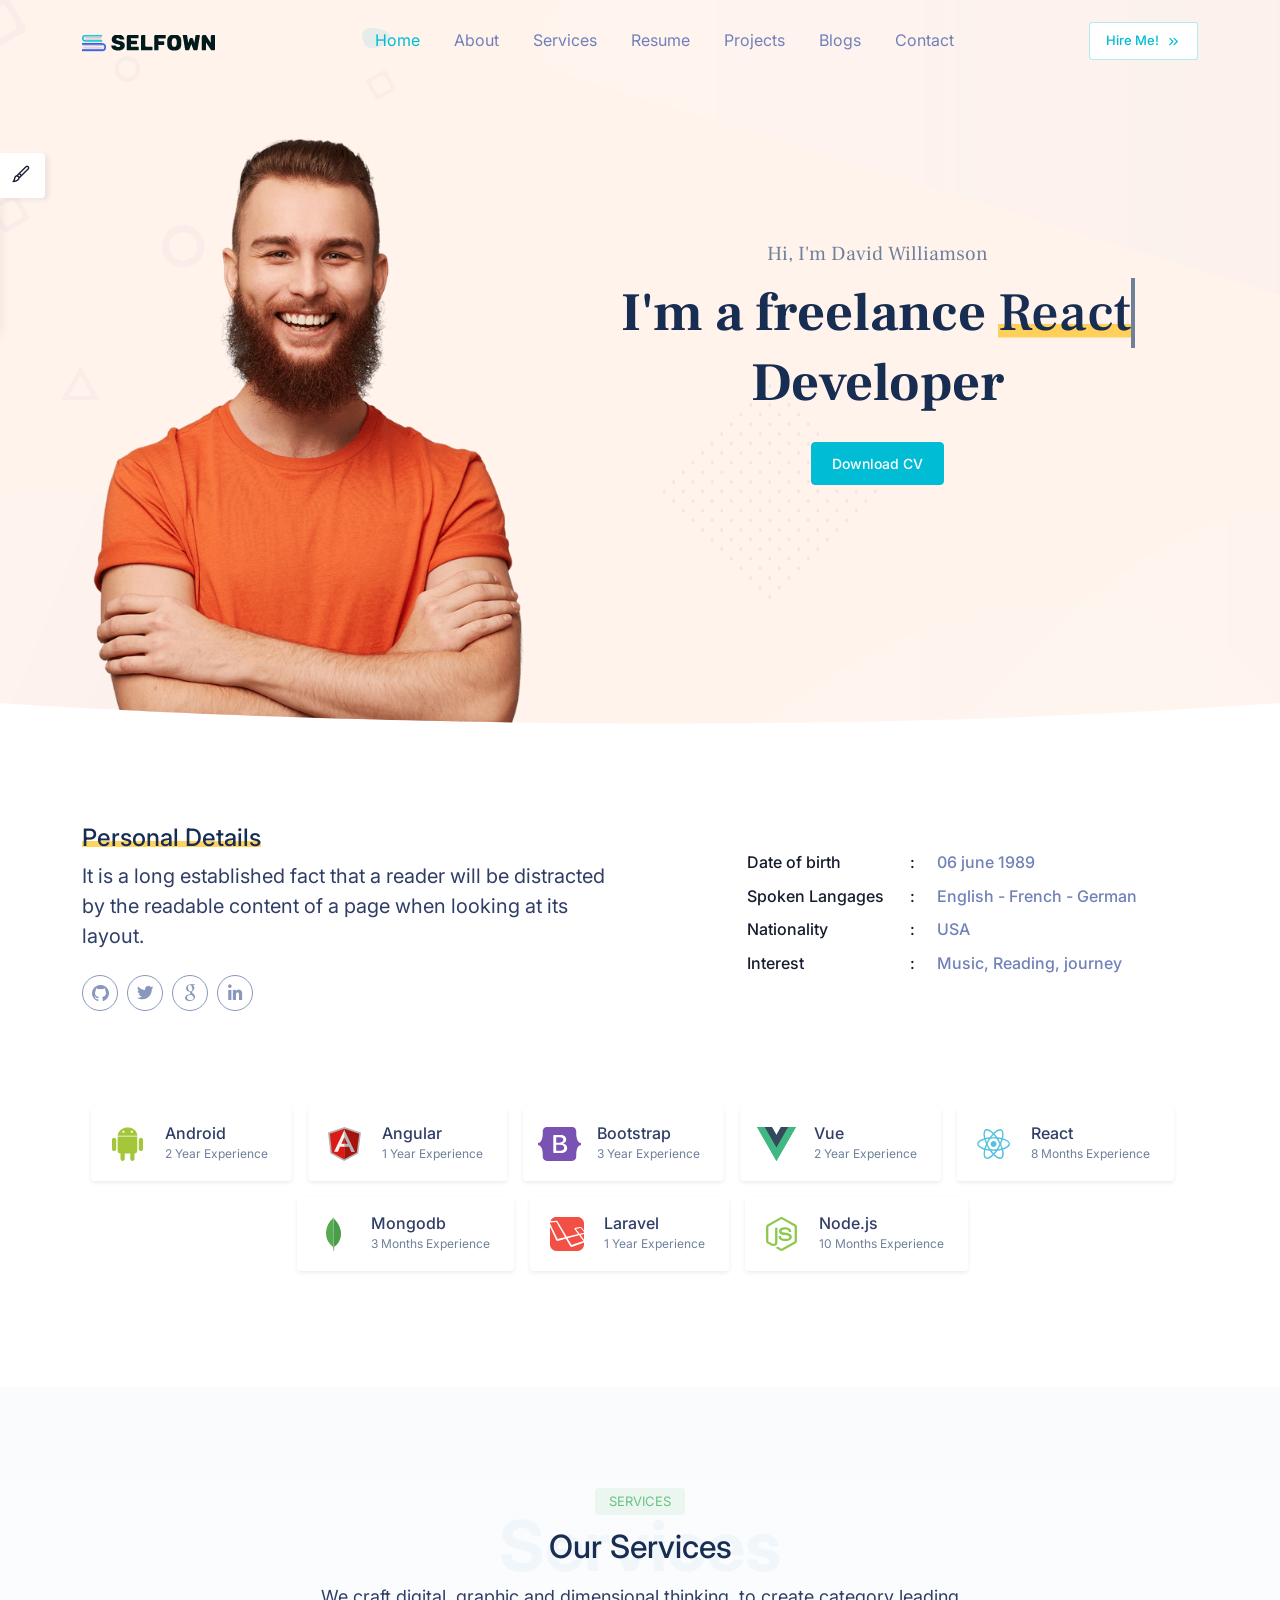
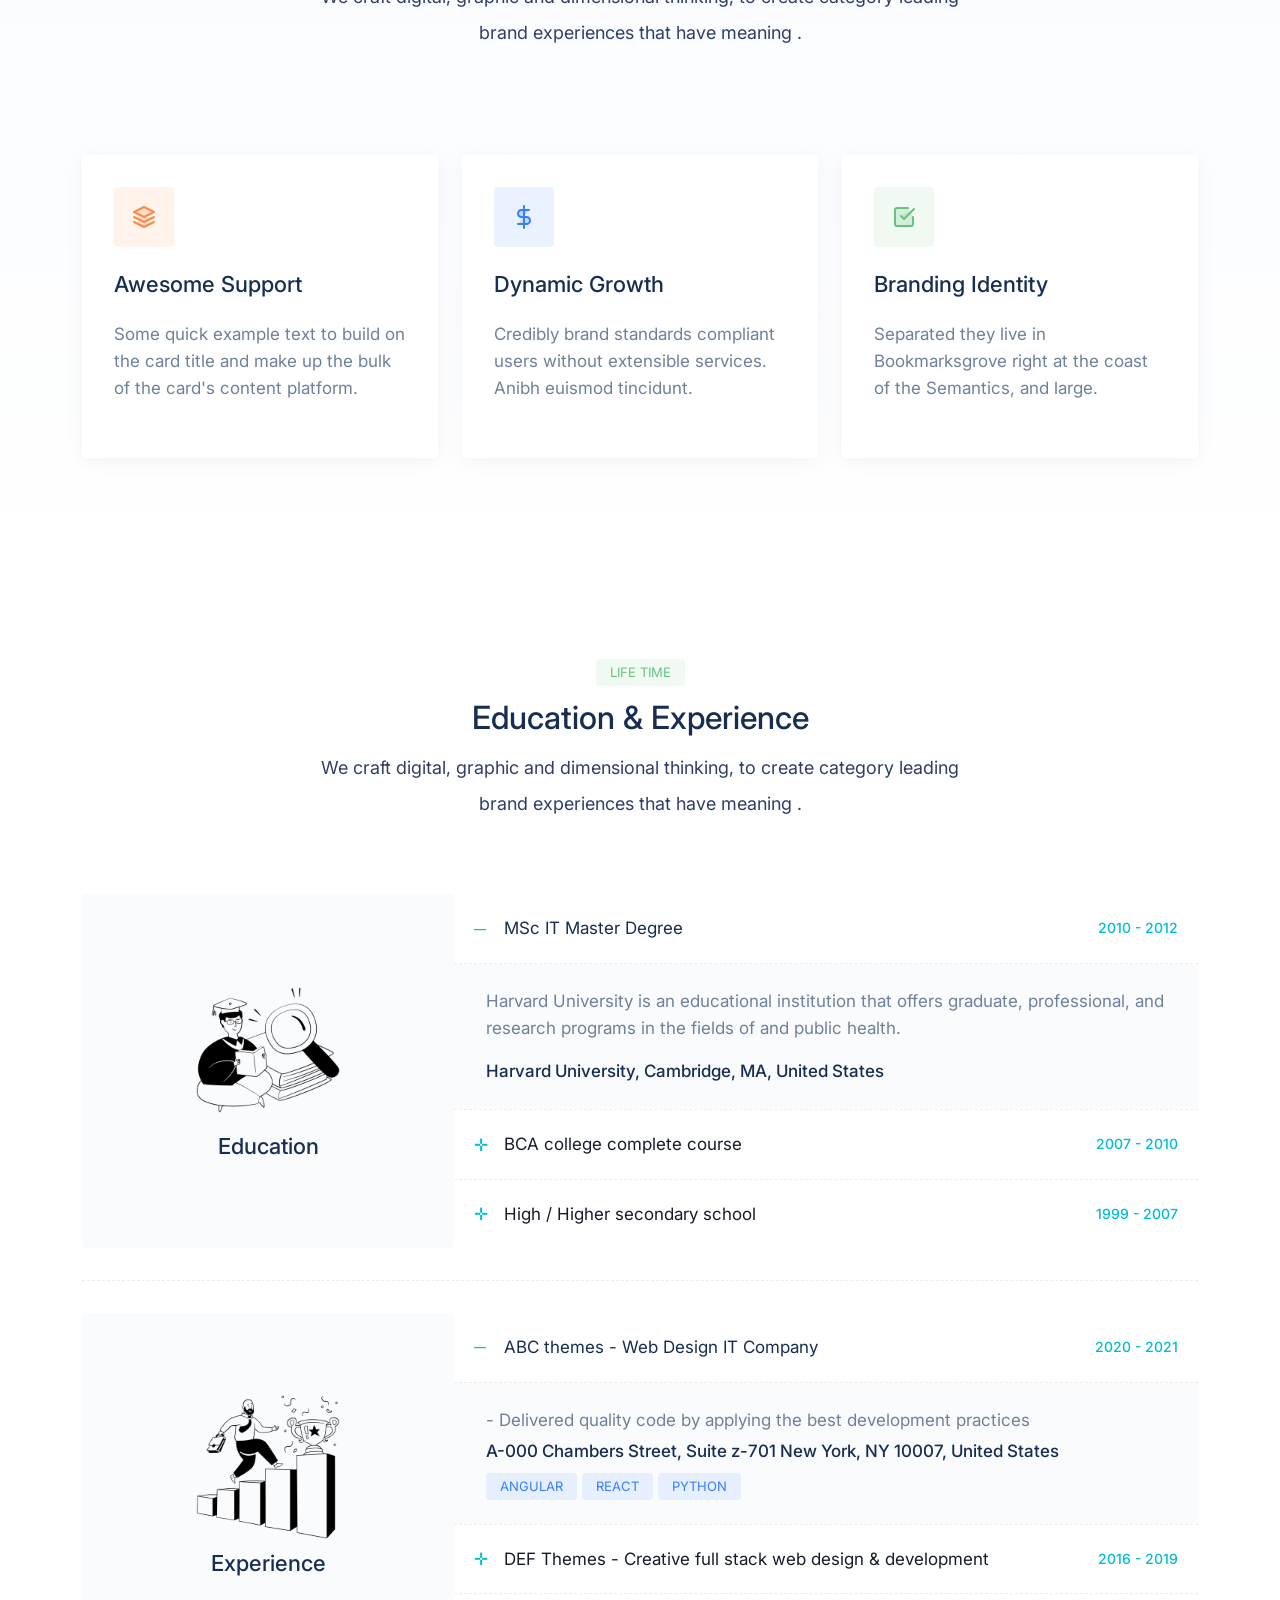
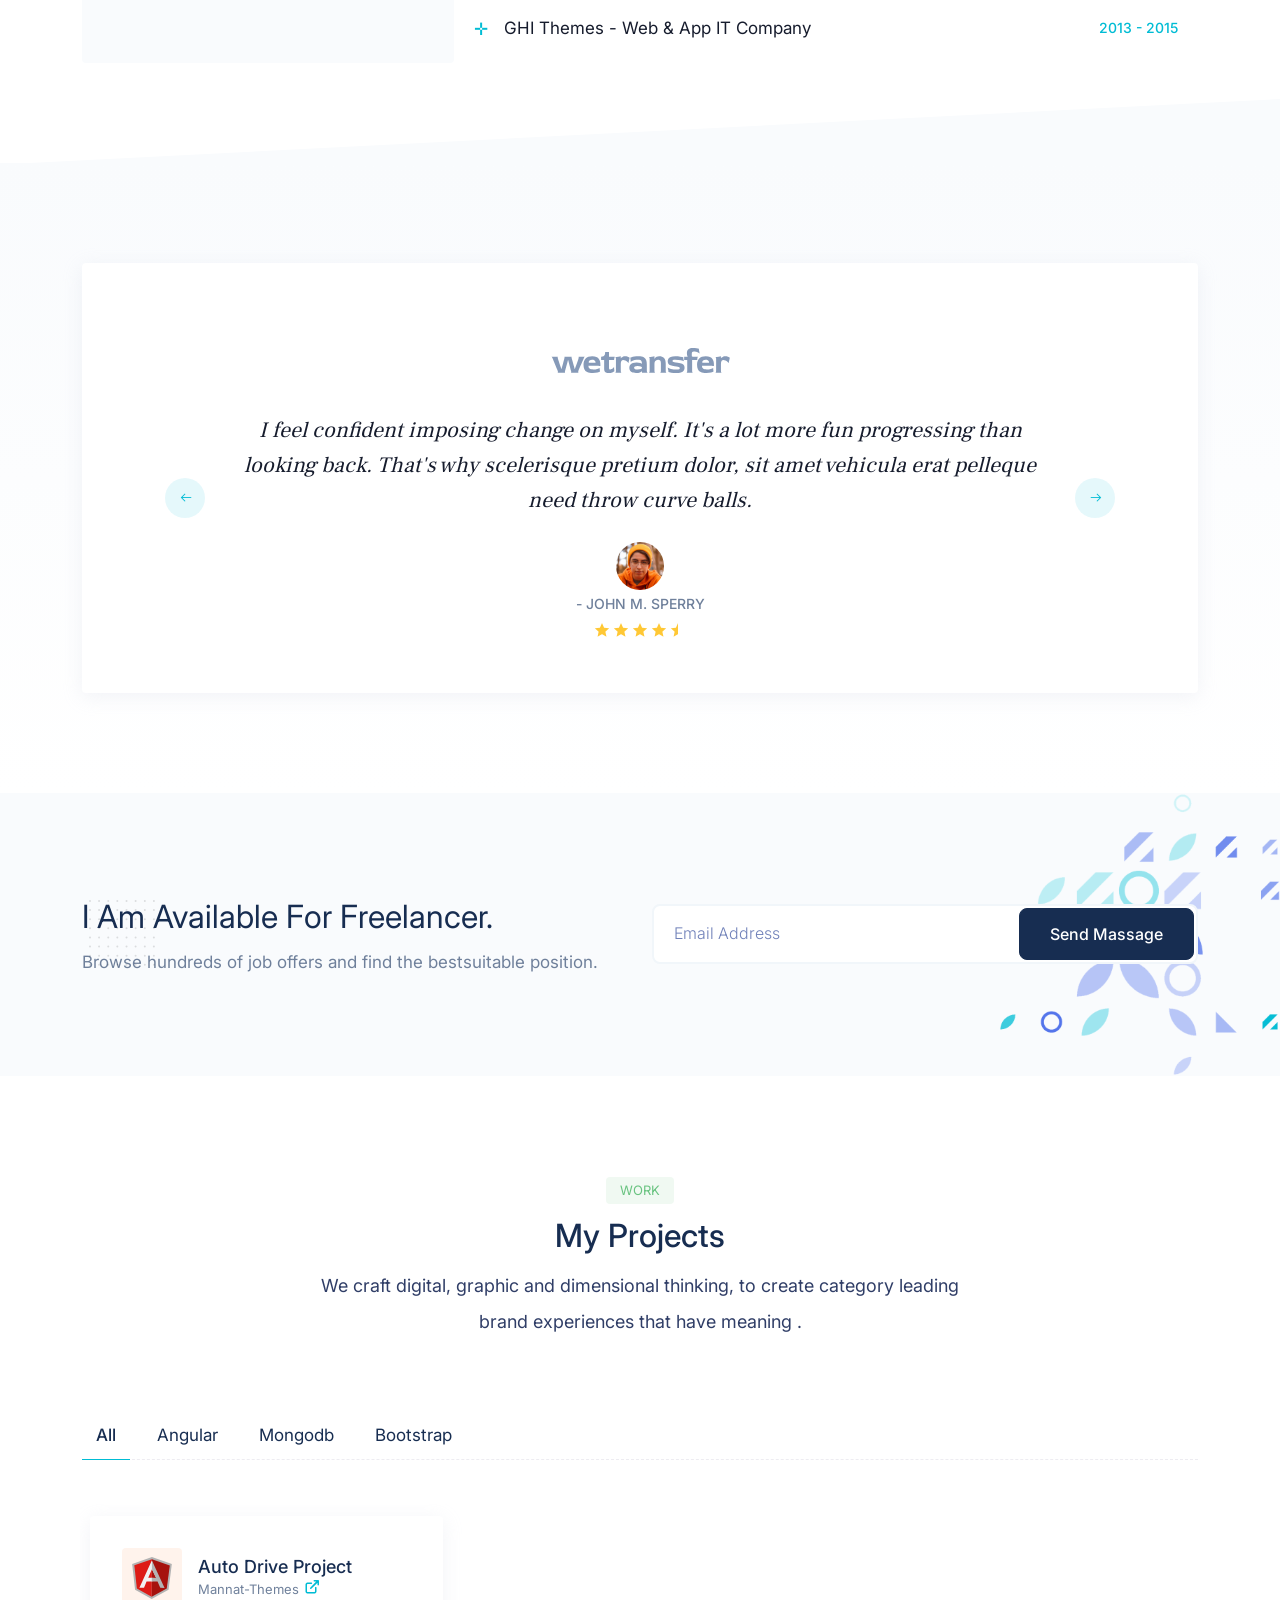
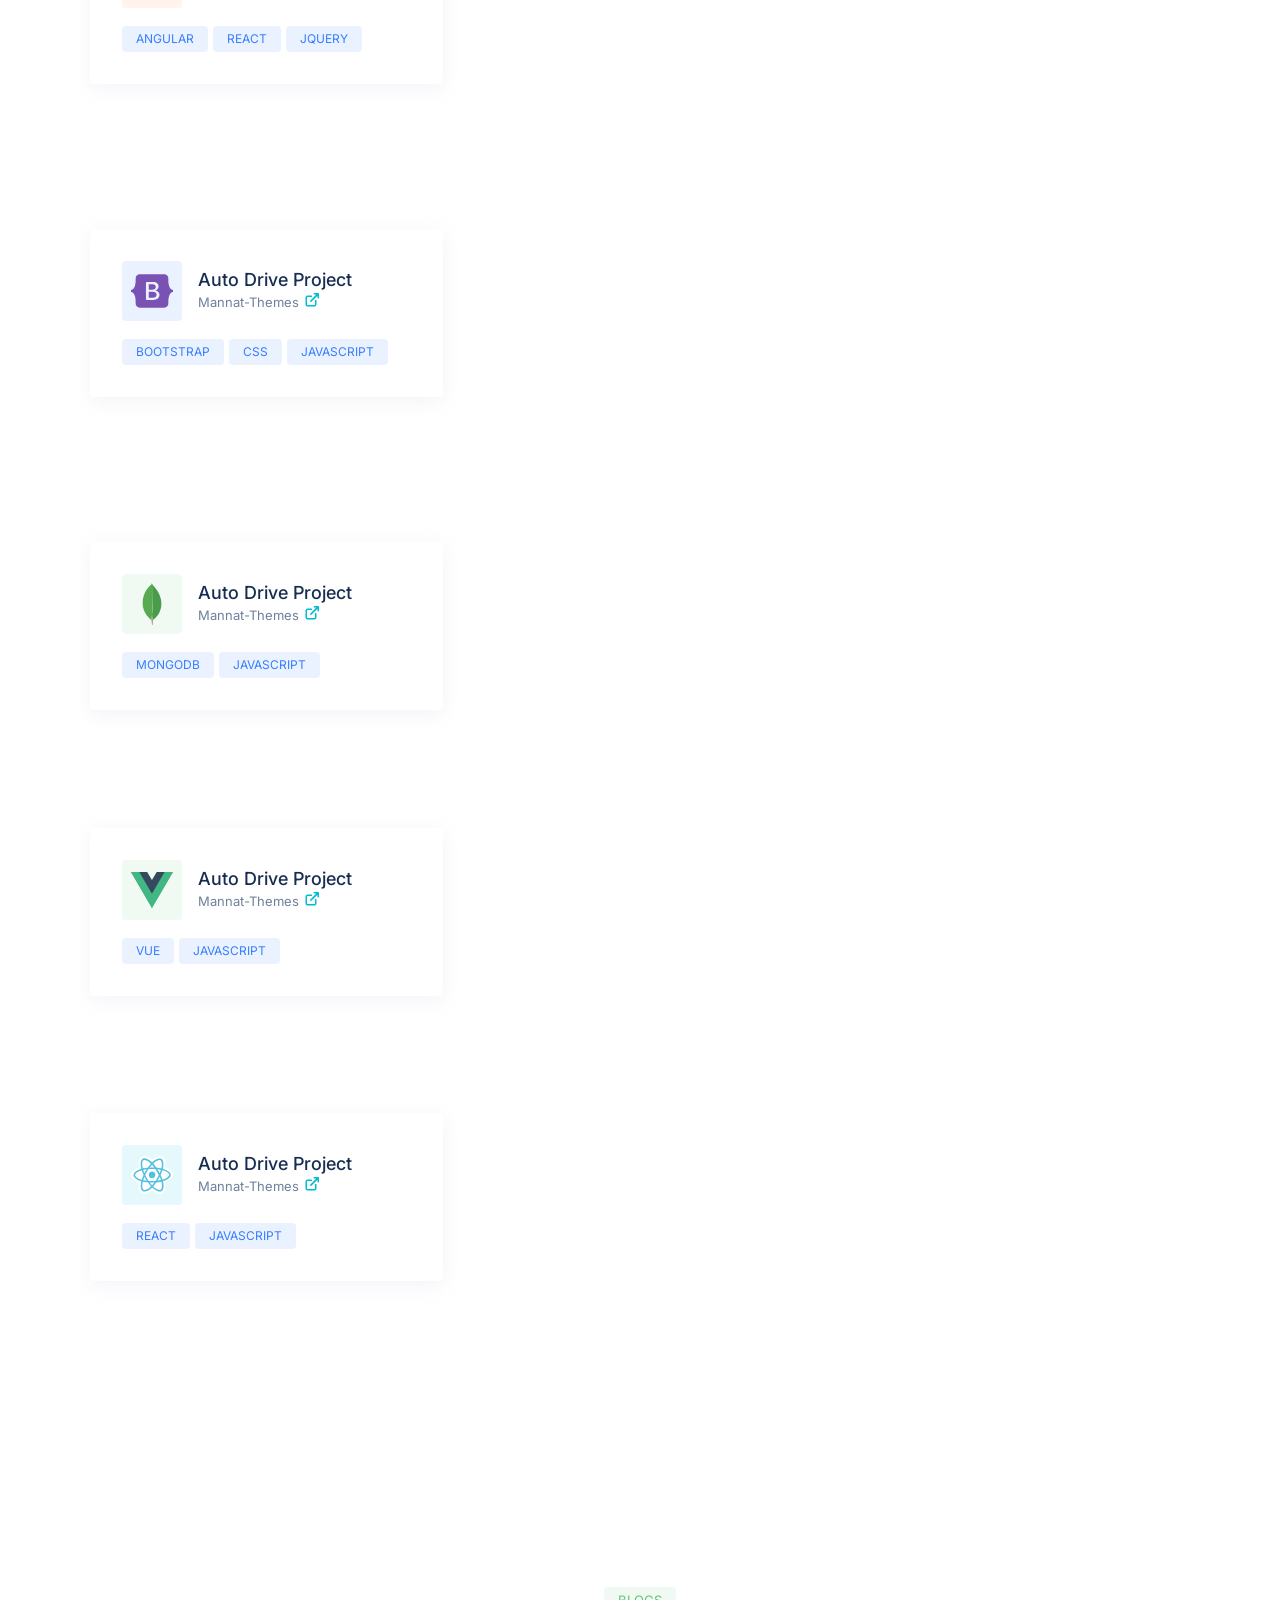
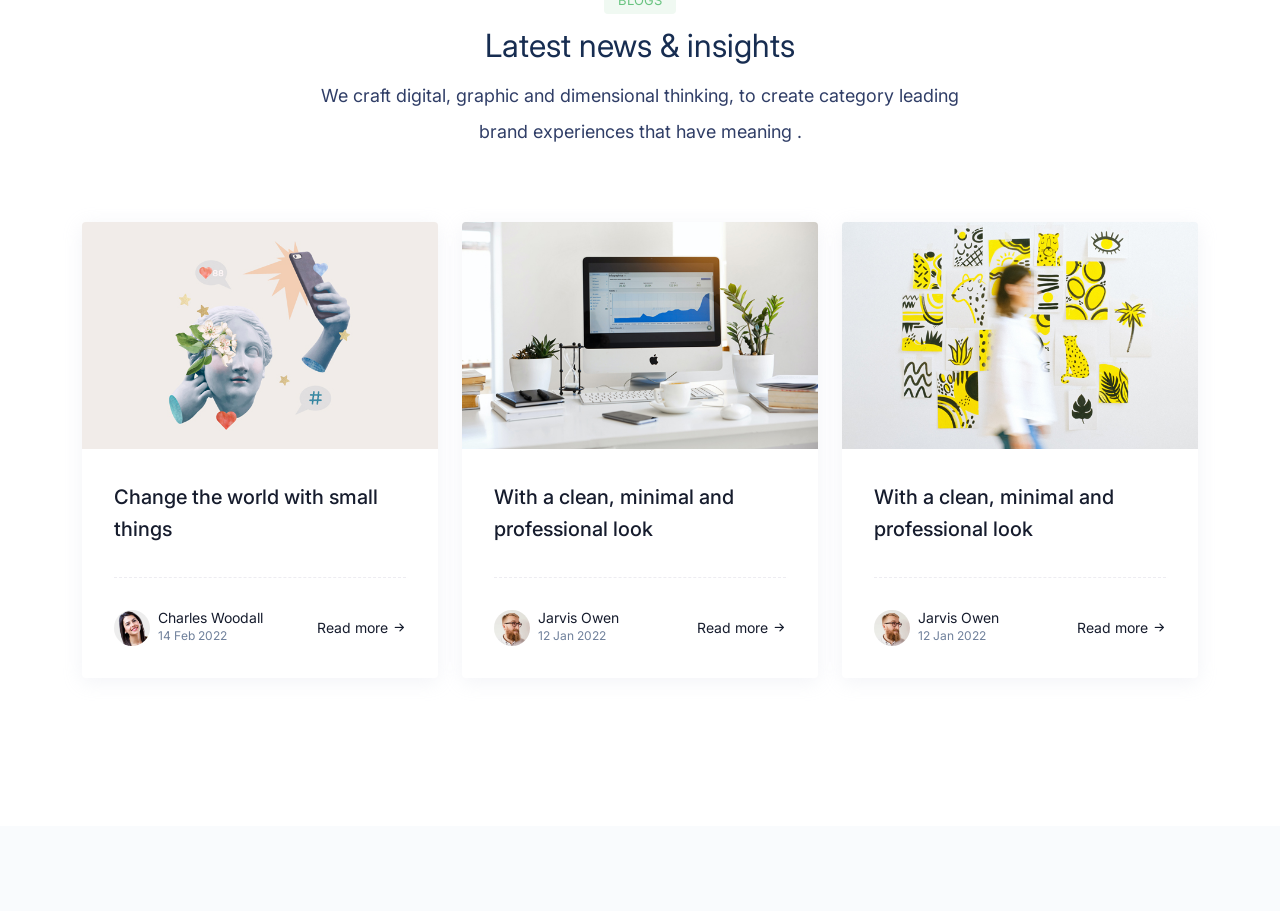
<file: index.html>
<!DOCTYPE html>
<html lang="en">
    

<head>
        <meta charset="utf-8" />
        <title>Selfown</title>
        <meta name="viewport" content="width=device-width, initial-scale=1.0" />
        <meta name="description" content="Premium Bootstrap 5 Template" />
        <meta name="keywords" content="bootstrap 5, premium, marketing, multipurpose" />
        <meta content="Mannatthemes" name="author" />

        <!-- favicon -->
        <link rel="shortcut icon" href="images/favicon.ico" />

        <!-- css -->
        <link href="css/bootstrap.min.css" rel="stylesheet" type="text/css" />
        <link href="css/style.min.css" rel="stylesheet" type="text/css" />

        <!-- colors -->
        <link href="css/colors/default.css" rel="stylesheet" type="text/css" id="color-opt" />
    </head>

    <body>
        <!-- start navbar -->
        <nav class="navbar navbar-expand-lg fixed-top sticky" id="navbar">
            <div class="container">
                <a href="index.html" class="navbar-brand">
                    <img src="images/logo-sm.png" class="logo-sm" alt="" height="24" />
                    <img src="images/logo-light.png" class="logo-light" alt="" height="16" />
                    <img src="images/logo-dark.png" class="logo-dark" alt="" height="16" />
                </a><!--end navbar-brand-->
                <a href="javascript:void(0)" class="navbar-toggler" data-bs-toggle="collapse" data-bs-target="#navbarNav" aria-controls="navbarNav" aria-expanded="false" aria-label="Toggle navigation">
                    <span class="navbar-toggle-icon"><i data-feather="menu"></i></span>
                </a><!--end navbar-toggler-->

                <div class="collapse navbar-collapse" id="navbarNav">
                    <ul class="navbar-nav mx-auto navbar-center mt-lg-0 mt-2">
                        <li class="nav-item">
                            <a class="nav-link active" href="index.html">Home</a>
                        </li><!--end nav-item-->
                        <li class="nav-item">
                            <a class="nav-link" href="about.html">About</a>
                        </li><!--end nav-item-->
                        <li class="nav-item">
                            <a class="nav-link" href="services.html">Services</a>
                        </li><!--end nav-item-->                        
                        <li class="nav-item">
                            <a class="nav-link" href="resume.html">Resume</a>
                        </li><!--end nav-item-->
                        <li class="nav-item">
                            <a class="nav-link" href="projects.html">Projects</a>
                        </li><!--end nav-item-->
                        <li class="nav-item">
                            <a class="nav-link" href="blogs.html">Blogs</a>
                        </li><!--end nav-item-->
                        <li class="nav-item">
                            <a class="nav-link" href="contact.html">Contact</a>
                        </li><!--end nav-item-->
                    </ul><!--end navbar-nav-->
                    <a href="#" class="btn btn-sm nav-btn text-primary mb-4 mb-lg-0">Hire Me! <i class="icon-xxs ms-1" data-feather="chevrons-right"></i></a>
                </div><!-- end #navbarNav -->
            </div><!-- end container -->
        </nav>
        <!-- end navbar -->

        <!-- start hero -->
        <section class="hero-one position-relative main-bg" id="home"  style="background-image: url(images/personal/main-bg.png); background-size: cover; background-position: center center;">
            <div class="container">
                <div class="row align-items-center justify-content-center">
                    
                    <div class="col-lg-5  mx-auto mt-5"> 
                        <img src="images/personal/1.png" alt="" class="img-fluid ml-lg-5">
                    </div><!--end col--> 
                    <div class="col-lg-7 text-center px-0 px-xl-4 mt-5 mt-lg-0 pt-5 pt-lg-0">
                        <h5 class="d-inline-block py-1 px-3 rounded text-muted font-secondary">Hi, I'm David Williamson</h5>
                        <h1 class="hero-title mb-4 font-secondary fo">I'm a freelance <mark><span class="fw-medium typewrite" data-period="2000" data-type='["React", "Flutter", "Python"]'></span></mark> Developer</h1>   
                        <span class="wrap"></span>                     
                        <div class="mb-5 mb-lg-0">                           
                            <div class="d-inline-block">
                                <a href="#" class="btn btn-primary">Download CV</a>
                            </div>
                        </div>
                    </div><!--end col-->                  
                </div><!--end row-->             
            </div><!-- end container -->
        </section>
        <!-- end hero -->
        <div class="position-relative">
            <div class="shape overflow-hidden text-white">
                <svg viewBox="0 0 2880 48" fill="none" xmlns="http://www.w3.org/2000/svg">
                    <path d="M0 48H1437.5H2880V0H2160C1442.5 52 720 0 720 0H0V48Z" fill="currentColor"></path>
                </svg>
            </div>
        </div>
        <!-- start about -->
        <section class="section" id="about">
            <div class="container">
                <div class="row align-items-center">                
                    <div class="col-lg-6 align-self-center">
                        <h5 class="fs-24 text-dark fw-medium"><mark>Personal Details</mark></h5>       
                        <h4 class="fw-normal lh-base text-gray-700 mb-4 fs-20">It is a long established fact 
                            that a reader will be distracted by the readable content of a page when looking at its layout. 
                        </h4>
                        <div class="social">
                            <a href="#">
                                <i class="lab la-github github me-1"></i>
                            </a>
                            <a href="#">
                                <i class="lab la-twitter twitter me-1"></i>
                            </a>
                            <a href="#">
                                <i class="lab la-google google me-1"></i>
                            </a>
                            <a href="#">
                                <i class="lab la-linkedin-in linkedin me-1"></i>
                            </a>
                        </div>
                    </div><!--end col--> 
                    <div class="col-lg-5 ms-auto align-self-center">
                        <div class="mb-5 mb-lg-0">
                            <p class="mb-2">
                                <span class="personal-detail-title">Date of birth</span> 
                                <span class="personal-detail-info">06 june 1989</span>
                            </p>
                            <p class="mb-2">
                                <span class="personal-detail-title">Spoken Langages</span> 
                                <span class="personal-detail-info">English - French - German</span>
                            </p>
                            <p class="mb-2">
                                <span class="personal-detail-title">Nationality</span> 
                                <span class="personal-detail-info">USA</span>
                            </p>
                            <p class="mb-2">
                                <span class="personal-detail-title">Interest</span> 
                                <span class="personal-detail-info">Music, Reading, journey</span>
                            </p>
                        </div>
                    </div><!--end col-->
                    <div class="col-12 mt-5">
                        <div class="d-flex flex-wrap justify-content-center  mt-4 mt-md-5">
                            <div class="mx-3 ms-sm-0 ms-sm-0 mb-3 card-bg rounded p-1 pe-3 p-md-3 pe-md-4 shadow-sm">
                                <div class="d-flex align-items-center">
                                    <div class="thumb-md d-flex flex-wrap justify-content-center align-items-center">
                                        <img src="images/logos/android.svg" alt="" class="" height="34">
                                    </div>
                                    <div class="ms-3">
                                        <h6 class="mb-0 fw-medium text-gray-700">Android</h6>
                                        <p class="text-muted mb-0 fs-12">2 Year Experience</p>
                                    </div>
                                </div>                           
                            </div><!--/div-->
                            <div class="mx-3 ms-sm-0 ms-sm-0 mb-3 card-bg rounded p-1 pe-3 p-md-3 pe-md-4 shadow-sm">
                                <div class="d-flex align-items-center">
                                    <div class="thumb-md d-flex flex-wrap justify-content-center align-items-center">
                                        <img src="images/logos/Angular.svg" alt="" class="" height="34">
                                    </div>
                                    <div class="ms-3">
                                        <h6 class="mb-0 fw-medium text-gray-700">Angular</h6>
                                        <p class="text-muted mb-0 fs-12">1 Year Experience</p>
                                    </div>
                                </div>                           
                            </div><!--/div-->
                            <div class="mx-3 ms-sm-0 ms-sm-0 mb-3 card-bg rounded p-1 pe-3 p-md-3 pe-md-4 shadow-sm">
                                <div class="d-flex align-items-center">
                                    <div class="thumb-md d-flex flex-wrap justify-content-center align-items-center">
                                        <img src="images/logos/bootstrap.svg" alt="" class="" height="34">
                                    </div>
                                    <div class="ms-3">
                                        <h6 class="mb-0 fw-medium text-gray-700">Bootstrap</h6>
                                        <p class="text-muted mb-0 fs-12">3 Year Experience</p>
                                    </div>
                                </div>                           
                            </div><!--/div-->
                            <div class="mx-3 ms-sm-0 ms-sm-0 mb-3 card-bg rounded p-1 pe-3 p-md-3 pe-md-4 shadow-sm">
                                <div class="d-flex align-items-center">
                                    <div class="thumb-md d-flex flex-wrap justify-content-center align-items-center">
                                        <img src="images/logos/vue.svg" alt="" class="" height="34">
                                    </div>
                                    <div class="ms-3">
                                        <h6 class="mb-0 fw-medium text-gray-700">Vue</h6>
                                        <p class="text-muted mb-0 fs-12">2 Year Experience</p>
                                    </div>
                                </div>                           
                            </div><!--/div-->
                            <div class="mx-3 ms-sm-0 ms-sm-0 mb-3 card-bg rounded p-1 pe-3 p-md-3 pe-md-4 shadow-sm">
                                <div class="d-flex align-items-center">
                                    <div class="thumb-md d-flex flex-wrap justify-content-center align-items-center">
                                        <img src="images/logos/react.svg" alt="" class="" height="34">
                                    </div>
                                    <div class="ms-3">
                                        <h6 class="mb-0 fw-medium text-gray-700">React</h6>
                                        <p class="text-muted mb-0 fs-12">8 Months Experience</p>
                                    </div>
                                </div>                           
                            </div><!--/div-->
                            <div class="mx-3 ms-sm-0 ms-sm-0 mb-3 card-bg rounded p-1 pe-3 p-md-3 pe-md-4 shadow-sm">
                                <div class="d-flex align-items-center">
                                    <div class="thumb-md d-flex flex-wrap justify-content-center align-items-center">
                                        <img src="images/logos/mongodb.svg" alt="" class="" height="34">
                                    </div>
                                    <div class="ms-3">
                                        <h6 class="mb-0 fw-medium text-gray-700">Mongodb</h6>
                                        <p class="text-muted mb-0 fs-12">3 Months Experience</p>
                                    </div>
                                </div>                           
                            </div><!--/div-->
                            <div class="mx-3 ms-sm-0 ms-sm-0 mb-3 card-bg rounded p-1 pe-3 p-md-3 pe-md-4 shadow-sm">
                                <div class="d-flex align-items-center">
                                    <div class="thumb-md d-flex flex-wrap justify-content-center align-items-center">
                                        <img src="images/logos/laravel.svg" alt="" class="" height="34">
                                    </div>
                                    <div class="ms-3">
                                        <h6 class="mb-0 fw-medium text-gray-700">Laravel</h6>
                                        <p class="text-muted mb-0 fs-12">1 Year Experience</p>
                                    </div>
                                </div>                           
                            </div><!--/div-->
                            <div class="mx-3 ms-sm-0 ms-sm-0 mb-3 card-bg rounded p-1 pe-3 p-md-3 pe-md-4 shadow-sm">
                                <div class="d-flex align-items-center">
                                    <div class="thumb-md d-flex flex-wrap justify-content-center align-items-center">
                                        <img src="images/logos/nodejs-icon.svg" alt="" class="" height="34">
                                    </div>
                                    <div class="ms-3">
                                        <h6 class="mb-0 fw-medium text-gray-700">Node.js</h6>
                                        <p class="text-muted mb-0 fs-12">10 Months Experience</p>
                                    </div>
                                </div>                           
                            </div><!--/div-->
                        </div><!-- End div -->
                    </div><!-- End Col -->
                </div><!--end row--> 
            </div><!-- end container -->
        </section>
        <!-- end about -->
        <!-- start services -->
        <section class="section bg-gradient-light-white" id="services">
            <div class="container">                
                <div class="row justify-content-center mb-4">
                    <div class="col-12 col-md-10 col-lg-7 text-center position-relative">
                        <span class="badge badge-lg rounded bg-soft-alt-success fw-normal fs-13 text-uppercase">Services</span>
                        <h2 class="fs-2 fw-medium lh-1 text-dark my-3 position-relative z-i-2">Our Services</h2>
                        <div class="bg-text">
                            <h1 class="fw-bold p-0">Services</h1>
                        </div>
                        <p class="text-gray-700 fs-18 fs-lg mb-4 mb-md-5 lh-lg">
                            We craft digital, graphic and dimensional thinking, to create category leading brand experiences that have meaning .
                        </p>
                    </div><!--end col-->
                </div><!--end row-->
                <div class="row">
                    <div class="col-lg-4 col-md-6 mt-4 pt-2">
                        <div class="card rounded shadow border-0">
                            <div class="card-body p-4 m-2">
                                <div class="bg-soft-alt-orange d-flex justify-content-center align-items-center thumb-xl  rounded">
                                    <i data-feather="layers" class="align-self-center svg-orange icon-md"></i>  
                                </div>
                                <h5 class="text-dark fs-22 fw-medium my-4">Awesome Support</h5>
                                <p class="text-muted pb-4">Some quick example text to build on the card title and make up the bulk of the card's content platform.</p>
                            </div><!-- end card-body -->
                        </div><!-- end card -->
                    </div><!-- end col -->
                    <div class="col-lg-4 col-md-6 mt-4 pt-2">
                        <div class="card rounded shadow  border-0">
                            <div class="card-body p-4 m-2">
                                <div class="bg-soft-alt-info d-flex justify-content-center align-items-center thumb-xl  rounded">
                                    <i data-feather="dollar-sign" class="align-self-center svg-info icon-md"></i>  
                                </div>
                                <h5 class="text-dark fs-22 fw-medium my-4">Dynamic Growth</h5>
                                <p class="text-muted pb-4">Credibly brand standards compliant users without extensible services. Anibh euismod tincidunt.</p>
                            </div><!-- end card-body -->
                        </div><!-- end card -->
                    </div><!-- end col -->
                    <div class="col-lg-4 col-md-6 mt-4 pt-2">
                        <div class="card rounded shadow  border-0">
                            <div class="card-body p-4 m-2">
                                <div class="bg-soft-alt-success d-flex justify-content-center align-items-center thumb-xl  rounded">
                                    <i data-feather="check-square" class="align-self-center svg-success icon-md"></i>  
                                </div>
                                <h5 class="text-dark fs-22 fw-medium my-4">Branding Identity</h5>
                                <p class="text-muted pb-4">Separated they live in Bookmarksgrove right at the coast of the Semantics, and large.</p>
                            </div><!-- end card-body -->
                        </div><!-- end card -->
                    </div><!-- end col -->
                </div><!-- end row -->
            </div><!-- end container -->
        </section>
        <!-- end services -->

        
        <!-- start resume -->
        <section class="section" id="resume">
            <div class="container">                
                <div class="row justify-content-center mb-4">
                    <div class="col-12 col-md-10 col-lg-7 text-center">
                        <span class="badge badge-lg rounded bg-soft-alt-success fw-normal fs-13 text-uppercase">Life Time</span>
                        <h2 class="fs-2 fw-medium lh-1 text-dark my-3">Education & Experience</h2>
                        <p class="text-gray-700 fs-18 fs-lg mb-4 mb-md-5 lh-lg">
                            We craft digital, graphic and dimensional thinking, to create category leading brand experiences that have meaning .
                        </p>
                    </div><!--end col-->
                </div><!--end row-->
                <div class="row">
                    <div class="col-12">
                        <div class="row g-0">
                            <div class="col-lg-4 col-md-6">
                                <div class="card rounded bg-light h-100 border-0">
                                    <div class="card-body d-flex justify-content-center align-items-center">
                                        <div class="mx-auto text-center">
                                            <img src="images/personal/school.png" alt="" class="vector-dark" height="150">
                                            <img src="images/personal/school-light.png" alt="" class="vector-light" height="150">
                                            <h5 class="text-dark fs-22 fw-medium my-2">Education</h5>     
                                        </div>                          
                                    </div><!-- end card-body -->
                                </div><!-- end card -->
                            </div><!-- end col -->
                            <div class="col-lg-8 col-md-6">
                                <div class="card rounded bg-white  h-100 border-0">
                                    <div class="card-body p-0">
                                        <div class="accordion accordion-flush" id="Education_accordion">
                                            <div class="accordion-item">
                                                <h2 class="accordion-header" id="prime">
                                                    <button class="accordion-button" type="button" data-bs-toggle="collapse" data-bs-target="#Education_one" aria-expanded="false">                                                        
                                                        MSc IT Master Degree
                                                        <span class="fw-medium text-primary ms-auto fs-14">2010 - 2012</span>
                                                    </button>
                                                </h2>
                                                <div id="Education_one" class="accordion-collapse collapse show" aria-labelledby="prime" data-bs-parent="#Education_accordion">
                                                    <div class="accordion-body">
                                                        <p class="text-muted mb-3">Harvard University is an educational institution that offers graduate, 
                                                            professional, and research programs 
                                                            in the fields of and public health.
                                                        </p>
                                                        <p class="fw-medium">Harvard University, Cambridge, MA, United States</p>
                                                    </div>
                                                </div>
                                            </div><!--end accordion-item-->
                                            <div class="accordion-item">
                                                <h2 class="accordion-header" id="second">
                                                    <button class="accordion-button collapsed" type="button" data-bs-toggle="collapse" data-bs-target="#Education_two" aria-expanded="false">
                                                    BCA college complete course
                                                    <span class="fw-medium text-primary ms-auto fs-14">2007 - 2010</span>
                                                    </button>
                                                </h2>
                                                <div id="Education_two" class="accordion-collapse collapse" aria-labelledby="second" data-bs-parent="#Education_accordion">
                                                    <div class="accordion-body">
                                                        <p class="text-muted mb-3">Columbia University is an educational institution that offers graduate, 
                                                            professional, and research programs 
                                                            in the fields of and public health.
                                                        </p>
                                                        <p class="fw-medium">Columbia University, New York, NY, United States</p>
                                                    </div>
                                                </div>
                                            </div><!--end accordion-item-->
                                            <div class="accordion-item">
                                                <h2 class="accordion-header" id="higher">
                                                    <button class="accordion-button collapsed" type="button" data-bs-toggle="collapse" data-bs-target="#Education_three" aria-expanded="false">
                                                        High / Higher secondary school
                                                    <span class="fw-medium text-primary ms-auto fs-14">1999 - 2007</span>
                                                    </button>
                                                </h2>
                                                <div id="Education_three" class="accordion-collapse collapse" aria-labelledby="higher" data-bs-parent="#Education_accordion">
                                                    <div class="accordion-body">
                                                        <p class="text-muted mb-3">Princeton University is an educational institution that offers graduate, 
                                                            professional, and research programs 
                                                            in the fields of and public health.
                                                        </p>
                                                        <p class="fw-medium">Princeton University, Princeton, NJ, United States</p>
                                                    </div>
                                                </div>
                                            </div><!--end accordion-item-->
                                        </div><!--end accordion-->
                                    </div><!-- end card-body -->
                                </div><!-- end card -->
                            </div><!-- end col -->                            
                        </div><!-- end row -->
                        <hr class="hr-dashed">
                        <div class="row g-0">
                            <div class="col-lg-4 col-md-6">
                                <div class="card rounded bg-light h-100 border-0">
                                    <div class="card-body d-flex justify-content-center align-items-center">
                                        <div class="mx-auto text-center">
                                            <img src="images/personal/job.png" alt="" class="vector-dark" height="150">
                                            <img src="images/personal/job-light.png" alt="" class="vector-light" height="150">
                                            <h5 class="text-dark fs-22 fw-medium my-2">Experience</h5>     
                                        </div>                          
                                    </div><!-- end card-body -->
                                </div><!-- end card -->
                            </div><!-- end col -->
                            <div class="col-lg-8 col-md-6">
                                <div class="card rounded bg-white  h-100 border-0">
                                    <div class="card-body p-0">
                                        <div class="accordion accordion-flush" id="Experience_accordion">
                                            <div class="accordion-item">
                                                <h2 class="accordion-header" id="first-co">
                                                    <button class="accordion-button" type="button" data-bs-toggle="collapse" data-bs-target="#Experience_one" aria-expanded="false">
                                                        ABC themes - Web Design IT Company
                                                        <span class="fw-medium text-primary ms-auto fs-14">2020 - 2021</span>
                                                    </button>
                                                </h2>
                                                <div id="Experience_one" class="accordion-collapse collapse show" aria-labelledby="first-co" data-bs-parent="#Experience_accordion">
                                                    <div class="accordion-body">
                                                        <p class="text-muted mb-1">- Delivered quality code by applying the best development practices</p>
                                                        <p class="fw-medium">A-000 Chambers Street, Suite z-701 New York, NY 10007, United States</p>
                                                        <span class="badge badge-lg rounded bg-soft-alt-info fw-normal fs-13 text-uppercase mt-2">Angular</span>
                                                        <span class="badge badge-lg rounded bg-soft-alt-info fw-normal fs-13 text-uppercase mt-2">React</span>
                                                        <span class="badge badge-lg rounded bg-soft-alt-info fw-normal fs-13 text-uppercase mt-2">Python</span>
                                                    </div>
                                                </div>
                                            </div><!--end accordion-item-->
                                            <div class="accordion-item">
                                                <h2 class="accordion-header" id="second-co">
                                                    <button class="accordion-button collapsed" type="button" data-bs-toggle="collapse" data-bs-target="#Experience_two" aria-expanded="false">
                                                    DEF Themes - Creative full stack web design & development
                                                    <span class="fw-medium text-primary ms-auto fs-14">2016 - 2019</span>
                                                    </button>
                                                </h2>
                                                <div id="Experience_two" class="accordion-collapse collapse" aria-labelledby="second-co" data-bs-parent="#Experience_accordion">
                                                    <div class="accordion-body">
                                                        <p class="text-muted mb-1">- Delivered quality code by applying the best development practices</p>
                                                        <p class="fw-medium">A-000 Chambers Street, Suite z-701 New York, NY 10007, United States</p>
                                                        <span class="badge badge-lg rounded bg-soft-alt-info fw-normal fs-13 text-uppercase mt-2">Laravel</span>
                                                        <span class="badge badge-lg rounded bg-soft-alt-info fw-normal fs-13 text-uppercase mt-2">Bootstrap</span>
                                                        <span class="badge badge-lg rounded bg-soft-alt-info fw-normal fs-13 text-uppercase mt-2">javascript</span>
                                                    </div>
                                                </div>
                                            </div><!--end accordion-item-->
                                            <div class="accordion-item">
                                                <h2 class="accordion-header" id="third-co">
                                                    <button class="accordion-button collapsed" type="button" data-bs-toggle="collapse" data-bs-target="#Experience_three" aria-expanded="false">
                                                       GHI Themes - Web & App IT Company
                                                    <span class="fw-medium text-primary ms-auto fs-14">2013 - 2015</span>
                                                    </button>
                                                </h2>
                                                <div id="Experience_three" class="accordion-collapse collapse" aria-labelledby="third-co" data-bs-parent="#Experience_accordion">
                                                    <div class="accordion-body">
                                                        <p class="text-muted mb-1">- Delivered quality code by applying the best development practices</p>
                                                        <p class="fw-medium">A-000 Chambers Street, Suite z-701 New York, NY 10007, United States</p>
                                                        <span class="badge badge-lg rounded bg-soft-alt-info fw-normal fs-13 text-uppercase mt-2">Node.js</span>
                                                        <span class="badge badge-lg rounded bg-soft-alt-info fw-normal fs-13 text-uppercase mt-2">Php.net</span>
                                                        <span class="badge badge-lg rounded bg-soft-alt-info fw-normal fs-13 text-uppercase mt-2">Django</span>
                                                    </div>
                                                </div>
                                            </div><!--end accordion-item-->
                                        </div><!--end accordion-->
                                    </div><!-- end card-body -->
                                </div><!-- end card -->
                            </div><!-- end col -->
                        </div><!--end row-->
                    </div><!-- end col -->
                </div><!-- end row -->
            </div><!-- end container -->
        </section>
        <!-- end resume -->
        
        <div class="position-relative"> 
            <div class="shape overflow-hidden text-light"> 
                <svg viewBox="0 0 2880 150" fill="none" xmlns="http://www.w3.org/2000/svg"> <path d="M110 105L2160 0H2880V150H0V105H110Z" fill="currentColor"></path> </svg>
            </div>
        </div>
        <!--what client says -->
        <section class="section bg-gradient-light-white" id="review">
            <div class="container">  
                <div class="row">
                    <div class="col-lg-12 mx-auto">                       
                        <div class="card rounded shadow ">                            
                            <div class="client-carousel">
                                <div class="row align-items-center">
                                    <div class="col-lg-10 p-5 mx-auto">                                        
                                        <div class="client-carousel">
                                            <div id="demo" class="carousel carousel-dark slide" data-bs-ride="carousel" data-bs-wrap="true">                                            
                                                <div class="carousel-inner">
                                                    <div class="carousel-item text-center active" data-bs-interval="4000">
                                                        <img src="images/logos/logo-1.svg" alt="" class="my-3" height="70">
                                                        <p class="font-secondary fs-22 fst-italic mb-4 px-4">                                                    
                                                            I feel confident imposing change on myself. 
                                                            It's a lot more fun progressing than looking back. 
                                                            That's why scelerisque pretium dolor, 
                                                            sit amet vehicula erat pelleque need throw curve balls.                                                    
                                                        </p>
                                                        <img src="images/users/user-3.jpg" alt="" class="thumb-lg rounded-circle d-block mx-auto">
                                                        <span class="text-uppercase text-muted fs-14 fw-medium">- John M. Sperry</span>
                                                        <ul class="list-inline mb-0 align-self-center">
                                                            <li class="list-inline-item"><i class="la la-star text-warning fs-16"></i></li>
                                                            <li class="list-inline-item"><i class="la la-star text-warning fs-16 ms-n2"></i></li>
                                                            <li class="list-inline-item"><i class="la la-star text-warning fs-16 ms-n2"></i></li>
                                                            <li class="list-inline-item"><i class="la la-star text-warning fs-16 ms-n2"></i></li>
                                                            <li class="list-inline-item"><i class="la la-star-half-o text-warning fs-16 ms-n2"></i></li>
                                                        </ul>
                                                    </div>
                                                    <div class="carousel-item text-center" data-bs-interval="4000">
                                                        <img src="images/logos/logo-3.svg" alt="" class="my-3" height="70">
                                                        <p class="font-secondary fs-22 fst-italic mb-4 px-4">                                                    
                                                            I feel confident imposing change on myself. 
                                                            It's a lot more fun progressing than looking back. 
                                                            That's why scelerisque pretium dolor, 
                                                            sit amet vehicula erat pelleque need throw curve balls.                                                    
                                                        </p>
                                                        <img src="images/users/user-5.jpg" alt="" class="thumb-lg rounded-circle d-block mx-auto">
                                                        <span class="text-uppercase text-muted fs-14 fw-medium">- Larry J. Akins</span>
                                                        <ul class="list-inline mb-0 align-self-center">
                                                            <li class="list-inline-item"><i class="la la-star text-warning fs-16"></i></li>
                                                            <li class="list-inline-item"><i class="la la-star text-warning fs-16 ms-n2"></i></li>
                                                            <li class="list-inline-item"><i class="la la-star text-warning fs-16 ms-n2"></i></li>
                                                            <li class="list-inline-item"><i class="la la-star text-warning fs-16 ms-n2"></i></li>
                                                            <li class="list-inline-item"><i class="la la-star-half-o text-warning fs-16 ms-n2"></i></li>
                                                        </ul>
                                                    </div>
                                                </div>                                            
                                            </div> 
                                            <button class="carousel-control-prev" type="button" data-bs-target="#demo" data-bs-slide="prev">
                                                <span class="carousel-control-prev-icon"></span>
                                            </button>
                                            <button class="carousel-control-next" type="button" data-bs-target="#demo" data-bs-slide="next">
                                                <span class="carousel-control-next-icon"></span>
                                            </button>
                                        </div> <!--end client-carousel-->                                        
                                    </div><!--end col-->                                 
                                </div><!-- end row -->                                 
                             </div><!--end card-body-->
                        </div><!--end card-->
                    </div><!--end col-->            
                </div><!-- end row -->                 
            </div><!-- end container -->
        </section>
        <!-- end what client says -->
        
        <section class="section bg-light cta-pettern" id="cta">
            <div class="container">            
                <div class="row align-items-center">
                    <div class="col-lg-6">
                        <div class="pattern-1 position-absolute">
                            <img src="images/p-1.svg" alt="" class="" height="80">
                        </div>
                        <h2 class="text-dark" style="line-height: 1.5; position: relative;">I Am Available For Freelancer.</h2>
                        <p class="text-muted mb-0">Browse hundreds of job offers and find the bestsuitable position.</p>
                    </div><!--end col--> 
                    <div class="col-lg-6 ml-auto">
                        <div class="cta-search">
                            <form class="position-relative">
                                <input type="email" placeholder="Email Address" required="">
                                <button type="submit" class="btn btn-dark">Send Massage</button>
                            </form>
                        </div>
                    </div><!--end col--> 
                </div><!--end row--> 
            </div><!--end container--> 
        </section>
        <!-- start projects -->
        <section class="section" id="projects">
            <div class="container">                
                <div class="row justify-content-center mb-4">
                    <div class="col-12 col-md-10 col-lg-7 text-center">
                        <span class="badge badge-lg rounded bg-soft-alt-success fw-normal fs-13 text-uppercase">Work</span>
                        <h2 class="fs-2 fw-medium lh-1 text-dark my-3">My Projects</h2>
                        <p class="text-gray-700 fs-18 fs-lg mb-4 mb-md-5 lh-lg">
                            We craft digital, graphic and dimensional thinking, to create category leading brand experiences that have meaning .
                        </p>
                    </div><!--end col-->
                </div><!--end row-->
                <div class="row">                    
                    <div class="col-12 filters-group-wrap">
                        <div class="filters-group mb-5">                            
                            <ul class="mb-0 list-unstyled filter-options filter-tab">
                                <li class="list-inline-item position-relative text-dark active" data-group="all">All</li>
                                <li class="list-inline-item position-relative text-dark" data-group="angular">Angular</li>
                                <li class="list-inline-item position-relative text-dark" data-group="mongodb">Mongodb</li>
                                <li class="list-inline-item position-relative text-dark" data-group="bootstrap">Bootstrap</li>
                            </ul>
                        </div>
                    </div><!--end col-->
                </div><!--end row-->
                <div class="row d-flex  g-1 justify-content-center" id="grid">
                    <div class="col-lg-4 col-md-6 picture-item" data-groups='["angular", "bootstrap"]'>
                        <div class="card rounded shadow border-0 m-2">
                            <div class="card-body p-4 m-2">
                                <div class="media mb-3">
                                    <div class="bg-soft-alt-orange d-flex justify-content-center align-items-center thumb-xl  rounded">
                                        <img src="images/logos/Angular.svg" alt="" class="thumb-md">
                                    </div>
                                    <div class="media-body ms-3 align-self-center">
                                        <h5 class="text-dark fs-18 fw-medium m-0">Auto Drive Project</h5>
                                        <p class="text-muted mb-0 fs-13">Mannat-Themes <a href="#"><i class="ti ti-external-link fs-18 text-primary"></i></a></p>
                                    </div><!--end media-body-->
                                </div><!--end media-->  
                                <span class="badge badge-lg rounded bg-soft-alt-info fw-normal fs-12 text-uppercase">Angular</span>
                                <span class="badge badge-lg rounded bg-soft-alt-info fw-normal fs-12 text-uppercase">React</span>
                                <span class="badge badge-lg rounded bg-soft-alt-info fw-normal fs-12 text-uppercase">Jquery</span>
                            </div><!-- end card-body -->
                        </div><!-- end card -->
                    </div><!-- end col -->
                    <div class="col-lg-4 col-md-6 picture-item" data-groups='["bootstrap"]'>
                        <div class="card rounded shadow border-0 m-2">
                            <div class="card-body p-4 m-2">
                                <div class="media mb-3">
                                    <div class="bg-soft-alt-info d-flex justify-content-center align-items-center thumb-xl  rounded">
                                        <img src="images/logos/bootstrap.svg" alt="" class="thumb-md">
                                    </div>
                                    <div class="media-body ms-3 align-self-center">
                                        <h5 class="text-dark fs-18 fw-medium m-0">Auto Drive Project</h5>
                                        <p class="text-muted mb-0 fs-13">Mannat-Themes <a href="#"><i class="ti ti-external-link fs-18 text-primary"></i></a></p>
                                    </div><!--end media-body-->
                                </div><!--end media-->                             
                                <span class="badge badge-lg rounded bg-soft-alt-info fw-normal fs-12 text-uppercase">Bootstrap</span>
                                <span class="badge badge-lg rounded bg-soft-alt-info fw-normal fs-12 text-uppercase">Css</span>
                                <span class="badge badge-lg rounded bg-soft-alt-info fw-normal fs-12 text-uppercase">Javascript</span>
                            </div><!-- end card-body -->
                        </div><!-- end card -->
                    </div><!-- end col -->
                    <div class="col-lg-4 col-md-6 picture-item" data-groups='["mongodb", "vue", "angular"]'>
                        <div class="card rounded shadow border-0 m-2">
                            <div class="card-body p-4 m-2">
                                <div class="media mb-3">
                                    <div class="bg-soft-alt-success d-flex justify-content-center align-items-center thumb-xl  rounded">
                                        <img src="images/logos/mongodb.svg" alt="" class="thumb-md">
                                    </div>
                                    <div class="media-body ms-3 align-self-center">
                                        <h5 class="text-dark fs-18 fw-medium m-0">Auto Drive Project</h5>
                                        <p class="text-muted mb-0 fs-13">Mannat-Themes <a href="#"><i class="ti ti-external-link fs-18 text-primary"></i></a></p>
                                    </div><!--end media-body-->
                                </div><!--end media-->                             
                                <span class="badge badge-lg rounded bg-soft-alt-info fw-normal fs-12 text-uppercase">Mongodb</span>
                                <span class="badge badge-lg rounded bg-soft-alt-info fw-normal fs-12 text-uppercase">Javascript</span>
                            </div><!-- end card-body -->
                        </div><!-- end card -->
                    </div><!-- end col --> 
                    <div class="col-lg-4 col-md-6 picture-item" data-groups='["vue"]'>
                        <div class="card rounded shadow border-0 m-2">
                            <div class="card-body p-4 m-2">
                                <div class="media mb-3">
                                    <div class="bg-soft-alt-success d-flex justify-content-center align-items-center thumb-xl  rounded">
                                        <img src="images/logos/vue.svg" alt="" class="thumb-md">
                                    </div>
                                    <div class="media-body ms-3 align-self-center">
                                        <h5 class="text-dark fs-18 fw-medium m-0">Auto Drive Project</h5>
                                        <p class="text-muted mb-0 fs-13">Mannat-Themes <a href="#"><i class="ti ti-external-link fs-18 text-primary"></i></a></p>
                                    </div><!--end media-body-->
                                </div><!--end media-->                             
                                <span class="badge badge-lg rounded bg-soft-alt-info fw-normal fs-12 text-uppercase">Vue</span>
                                <span class="badge badge-lg rounded bg-soft-alt-info fw-normal fs-12 text-uppercase">Javascript</span>
                            </div><!-- end card-body -->
                        </div><!-- end card -->
                    </div><!-- end col -->
                    <div class="col-lg-4 col-md-6 picture-item" data-groups='["react", "angular"]'>
                        <div class="card rounded shadow border-0 m-2">
                            <div class="card-body p-4 m-2">
                                <div class="media mb-3">
                                    <div class="bg-soft-alt-primary d-flex justify-content-center align-items-center thumb-xl  rounded">
                                        <img src="images/logos/react.svg" alt="" class="thumb-md">
                                    </div>
                                    <div class="media-body ms-3 align-self-center">
                                        <h5 class="text-dark fs-18 fw-medium m-0">Auto Drive Project</h5>
                                        <p class="text-muted mb-0 fs-13">Mannat-Themes <a href="#"><i class="ti ti-external-link fs-18 text-primary"></i></a></p>
                                    </div><!--end media-body-->
                                </div><!--end media-->                             
                                <span class="badge badge-lg rounded bg-soft-alt-info fw-normal fs-12 text-uppercase">React</span>
                                <span class="badge badge-lg rounded bg-soft-alt-info fw-normal fs-12 text-uppercase">Javascript</span>
                            </div><!-- end card-body -->
                        </div><!-- end card -->
                    </div><!-- end col -->                    
                </div><!-- end row -->
            </div><!-- end container -->
        </section>
        <!-- end projects -->
        
        <!-- our blogs -->
        <section class="section " id="blogs">
            <div class="container pb-5">
                <div class="row justify-content-center mb-4">
                    <div class="col-12 col-md-10 col-lg-7 text-center">
                        <span class="badge badge-lg rounded bg-soft-alt-success fw-normal fs-13 text-uppercase">Blogs</span>
                        <h2 class="fs-2 fw-normal lh-1 text-dark my-3">Latest news & insights</h2>
                        <p class="text-gray-700 fs-18 fs-lg mb-4 mb-md-5 lh-lg">
                            We craft digital, graphic and dimensional thinking, to create category leading brand experiences that have meaning .
                        </p>
                    </div><!--end col-->
                </div><!--end row-->
                <div class="row align-items-center">
                    <div class="col-lg-4 col-md-6">
                        <div class="card shadow">
                            <img src="images/personal/1.jpg" alt="" class="img-fluid rounded-top">
                            <div class="card-body">
                                
                                <a href="blog-detail.html" class="fs-20 my-0 d-block fw-medium">Change the world with small things</a>
                                <hr class="hr-dashed">
                                <div class="d-flex justify-content-between">
                                    <div class="meta-box">
                                        <div class="media">
                                            <img src="images/users/user-7.jpg" alt="" class="thumb-sm rounded-circle me-2 align-self-center">                                       
                                            <div class="media-body align-self-center text-truncate">
                                                <h6 class="m-0 fs-14">Charles Woodall</h6>
                                                <p class="mb-0 fs-12 text-muted">14 Feb 2022</p>
                                            </div><!--end media-body-->
                                        </div>                                            
                                    </div><!--end meta-box-->
                                    <div class="align-self-center">
                                        <a href="blog-detail.html" class="fs-14">Read more <i class="ti ti-arrow-right align-self-center"></i></a>
                                    </div>
                                </div>                                                                 
                            </div><!--end card-body-->
                        </div><!--end card-->
                    </div><!--end col-->
                    <div class="col-lg-4 col-md-6">
                        <div class="card shadow">
                            <img src="images/personal/3.jpg" alt="" class="img-fluid rounded-top">
                            <div class="card-body">                                
                                <a href="blog-detail.html" class="fs-20 my-0 d-block fw-medium">With a clean, minimal and professional look</a>
                                <hr class="hr-dashed">
                                <div class="d-flex justify-content-between">
                                    <div class="meta-box">
                                        <div class="media">
                                            <img src="images/users/user-2.jpg" alt="" class="thumb-sm rounded-circle me-2 align-self-center">                                       
                                            <div class="media-body align-self-center text-truncate">
                                                <h6 class="m-0 fs-14">Jarvis Owen</h6>
                                                <p class="mb-0 fs-12 text-muted">12 Jan 2022</p>
                                            </div><!--end media-body-->
                                        </div>                                            
                                    </div><!--end meta-box-->
                                    <div class="align-self-center">
                                        <a href="blog-detail.html" class="fs-14">Read more <i class="ti ti-arrow-right align-self-center"></i></a>
                                    </div>
                                </div>                                                                 
                            </div><!--end card-body-->
                        </div><!--end card-->
                    </div><!--end col-->           
                    
                    <div class="col-lg-4 col-md-6">
                        <div class="card shadow">
                            <img src="images/personal/2.jpg" alt="" class="img-fluid rounded-top">
                            <div class="card-body">                                
                                <a href="blog-detail.html" class="fs-20 my-0 d-block fw-medium">With a clean, minimal and professional look</a>
                                <hr class="hr-dashed">
                                <div class="d-flex justify-content-between">
                                    <div class="meta-box">
                                        <div class="media">
                                            <img src="images/users/user-2.jpg" alt="" class="thumb-sm rounded-circle me-2 align-self-center">                                       
                                            <div class="media-body align-self-center text-truncate">
                                                <h6 class="m-0 fs-14">Jarvis Owen</h6>
                                                <p class="mb-0 fs-12 text-muted">12 Jan 2022</p>
                                            </div><!--end media-body-->
                                        </div>                                            
                                    </div><!--end meta-box-->
                                    <div class="align-self-center">
                                        <a href="blog-detail.html" class="fs-14">Read more <i class="ti ti-arrow-right align-self-center"></i></a>
                                    </div>
                                </div>                                                                 
                            </div><!--end card-body-->
                        </div><!--end card-->
                    </div><!--end col-->            
                </div><!-- end row -->
            </div>
            <!-- end container -->
        </section>
        <!--end projects-->

        <!-- start contact us -->
        <section class="section bg-light" id="contact">
            <div class="container">
                <div class="row">
                    <div class="col-12">
                        <div class="card bg-white"  style="background: url(images/personal/testi-pet.png); background-repeat: no-repeat; background-size: 15%; background-position: right bottom;">
                            <div class="card-body">
                                <div class="row">
                                    <div class="col-md-8">
                                        <h2 class="fs-2 fw-normal lh-1 text-dark mb-3">Get in touch !</h2>
                                        <p class="text-gray-700 fs-18 fs-lg mb-4 mb-md-5 ">Always available for freelancing if the right project <br> comes along, Feel free to contact me.</p>
                                        <form method="post" name="myForm" onsubmit="return validateForm()">
                                            <span id="error-msg"></span>
                                            <div class="row">
                                                <div class="col-md-6 mb-3">
                                                    <label class="fw-medium form-label fs-16" for="name">Name</label>
                                                    <input type="text" class="form-control" placeholder="Your name" id="name" />
                                                </div>
                                                <!-- end col -->
                                                <div class="col-md-6 mb-3">
                                                    <label class="fw-medium form-label  fs-16" for="email">Email</label>
                                                    <input type="email" class="form-control" placeholder="Your email" id="email" />
                                                </div>
                                                <!-- end col -->
                                                <div class="col-md-6 mb-3">
                                                    <label class="fw-medium form-label  fs-16" for="subject">Subject</label>
                                                    <input type="text" class="form-control" placeholder="your subject" id="subject" />
                                                </div>
                                                <!-- end col -->
                                                <div class="col-md-6 mb-3">
                                                    <label class="fw-medium form-label  fs-16" for="number">Contact</label>
                                                    <input type="text" class="form-control" placeholder="+00 1234 5678 90" id="number" />
                                                </div>
                                                <!-- end col -->
                                                <div class="col-12 mb-3">
                                                    <label class="fw-medium form-label  fs-16" for="comments">Message</label>
                                                    <textarea class="form-control" id="comments" placeholder="Enter your message..." rows="5"></textarea>
                                                </div>
                                                <!-- end col -->
                                                <div class="col-12">
                                                    <input type="submit" id="submit" name="send" class="btn btn-primary mt-2" value="Send message" />
                                                </div>
                                                <!-- end col -->
                                            </div><!--end row-->
                                        </form><!-- end form -->
                                    </div><!-- end col -->
                                    <div class="col-md-4">
                                        <img src="images/personal/contact.svg" alt="" height="200" class=" mx-auto d-block mb-5">
                                        <div class="d-flex">
                                            <div class="bg-light d-flex justify-content-center align-items-center thumb-lg  rounded">
                                                <i class="ti ti-phone fs-22"></i>
                                            </div>
                                            <div class="align-self-center ms-3">
                                                <span class="d-block lh-1">+1 234 567 89</span>
                                                <span class="text-muted fs-14 mt-n2">9:00am to 7:00pm</span>
                                            </div>
                                        </div>
                                        <hr class="hr-dashed my-3">
                                        <div class="d-flex">
                                            <div class="bg-light d-flex justify-content-center align-items-center thumb-lg  rounded">
                                                <i class="ti ti-mail fs-22"></i>
                                            </div>
                                            <div class="align-self-center ms-3">
                                                <span class="d-block lh-1">example@example.com</span>
                                                <span class="text-muted fs-14 mt-n2">Monday to Saturday</span>
                                            </div>
                                        </div>
                                    </div><!--end col-->
                                </div><!-- end row -->  
                            </div><!--end card-body-->
                        </div><!--end card-->
                    </div><!-- end col -->
                </div><!-- end row -->   
            </div><!-- end container -->
        </section>
        <!-- end contact us -->


        <div class="position-relative">
            <div class="shape overflow-hidden bg-footer">
                <svg viewBox="0 0 2880 48" fill="none" xmlns="http://www.w3.org/2000/svg">
                    <path d="M0 48H1437.5H2880V0H2160C1442.5 52 720 0 720 0H0V48Z" fill="currentColor"></path>
                </svg>
            </div>
        </div>

        <!-- start footer -->
        <footer class="footer">
            <div class="container">
                <div class="row">
                    <div class="col-lg-5 border-e-dashed">
                        <a href="index.html">
                            <img src="images/logo-sm.png" alt="" height="18" />
                            <img src="images/logo-light.png" alt="" height="16" />
                        </a>
                        <p class="my-4">In an ideal world this text wouldn’t exist, 
                            a client would acknowledge the importance of having web 
                            copy before the design starts.
                        </p>
                        <ul class="list-unstyled footer-social mb-0 mt-sm-0 mt-3">
                            <li class="list-inline-item">
                                <a href="#"> <i class="icon-xs" data-feather="facebook"></i> </a>
                            </li>
                            <li class="list-inline-item">
                                <a href="#"> <i class="icon-xs" data-feather="twitter"></i> </a>
                            </li>
                            <li class="list-inline-item">
                                <a href="#"> <i class="icon-xs" data-feather="github"></i> </a>
                            </li>
                            <li class="list-inline-item">
                                <a href="#"> <i class="icon-xs" data-feather="instagram"></i> </a>
                            </li>
                        </ul>
                    </div><!-- end col -->
                    <div class="col-lg-6 offset-lg-1">
                        <div class="row">
                            <div class="col-md-4">
                                <h6 class="text-footer mb-4 mt-sm-0 mt-5">Company</h6>
                                <ul class="list-unstyled footer-list">
                                    <li><a href="#home">Home</a></li>
                                    <li><a href="#about">About</a></li>
                                    <li><a href="#services">services</a></li>
                                    
                                </ul>
                            </div><!-- end col -->
                            <div class="col-md-4">
                                <h6 class="text-footer mb-4 mt-sm-0 mt-4">Information</h6>
                                <ul class="list-unstyled footer-list">
                                    <li><a href="#resume">Resume</a></li>
                                    <li><a href="#review">Client Say</a></li>
                                    <li><a href="#projects">Projects</a></li>                                    
                                    
                                </ul>
                            </div><!-- end col -->
                            <div class="col-md-4">
                                <h6 class="text-footer mb-4 mt-sm-0 mt-4">More info</h6>
                                <ul class="list-unstyled footer-list">
                                    <li><a href="#blogs">Blogs</a></li>
                                    <li><a href="#contact">Contact</a></li>
                                    <li><a href="#">Terms & condition</a></li>
                                </ul>
                            </div><!-- end col -->
                        </div><!-- end row -->
                    </div><!-- end col -->
                </div><!-- end row -->
            </div>
            <!-- end container -->
        </footer>
        <!-- end footer -->

        <!-- start footer alter -->
        <div class="footer-alt">
            <div class="container">
                <div class="row">
                    <div class="col-sm-6">
                        <p> &copy; <script>
                            document.write(new Date().getFullYear())
                        </script> Selfown. Created with <i class="las la-heart text-danger"></i> by Mannatthemes</p>
                    </div>
                    <div class="col-sm-6 text-sm-end">
                        <ul class="list-inline mb-0">
                            <li class="list-inline-item"><a href="#">- Terms & condition<sup class="text-danger">*</sup></a></li>
                        </ul>
                    </div>
                </div>
                <!-- end row -->
            </div>
            <!-- end container -->
        </div>
        <!-- end footer alter -->

        <!-- Style switcher -->
        <div id="style-switcher" onclick="toggleSwitcher()">
            <div>
                <h3 class="fw-medium mb-0">Select Your Choice</h3>
                <hr class="hr-dashed my-3">
                <ul class="pattern">
                    <li>
                        <a class="color1" href="javascript: void(0);" onclick="setColor('default')"></a>
                    </li>
                    <li>
                        <a class="color2" href="javascript: void(0);" onclick="setColor('info')"></a>
                    </li>
                    <li>
                        <a class="color3" href="javascript: void(0);" onclick="setColor('warning')"></a>
                    </li>
                    <li>
                        <a class="color4" href="javascript: void(0);" onclick="setColor('orange')"></a>
                    </li>
                    <li>
                        <a class="color5" href="javascript: void(0);" onclick="setColor('purple')"></a>
                    </li>
                    <li>
                        <a class="color6" href="javascript: void(0);" onclick="setColor('success')"></a>
                    </li>
                </ul>
            </div>
            <div class="bottom">
                <a href="javascript: void(0);" class="settings rounded-end"><i class="las la-paint-brush fs-22"></i></a>
            </div>
        </div>
        <!-- end Style switcher -->

        <script src="js/bootstrap.bundle.min.js"></script>

        <!-- feather icon -->
        <script src="js/feather.js"></script>
        <script src="js/shuffle.min.js"></script>
        <script src="js/projects.init.js"></script>
        <script src="js/typed.js"></script>

        <script src="js/app.js"></script>
    </body>


</html>
</file>
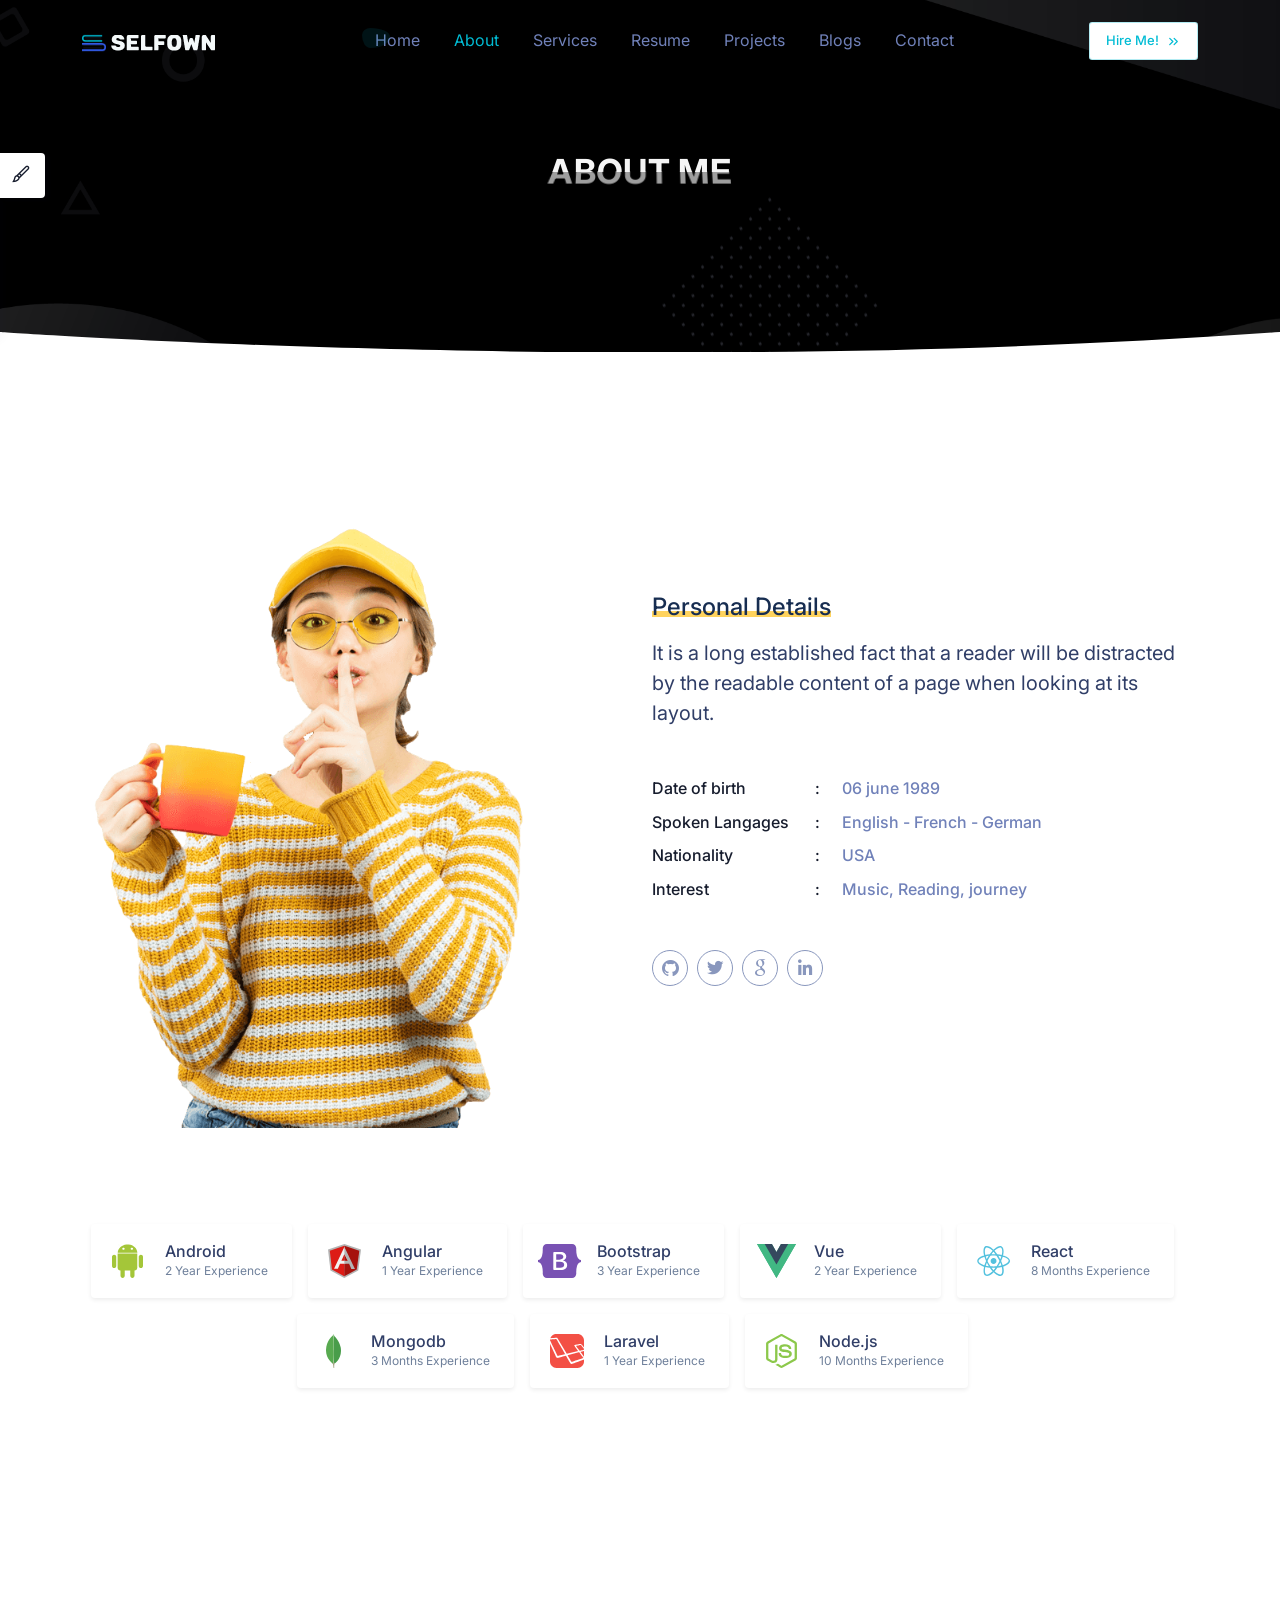
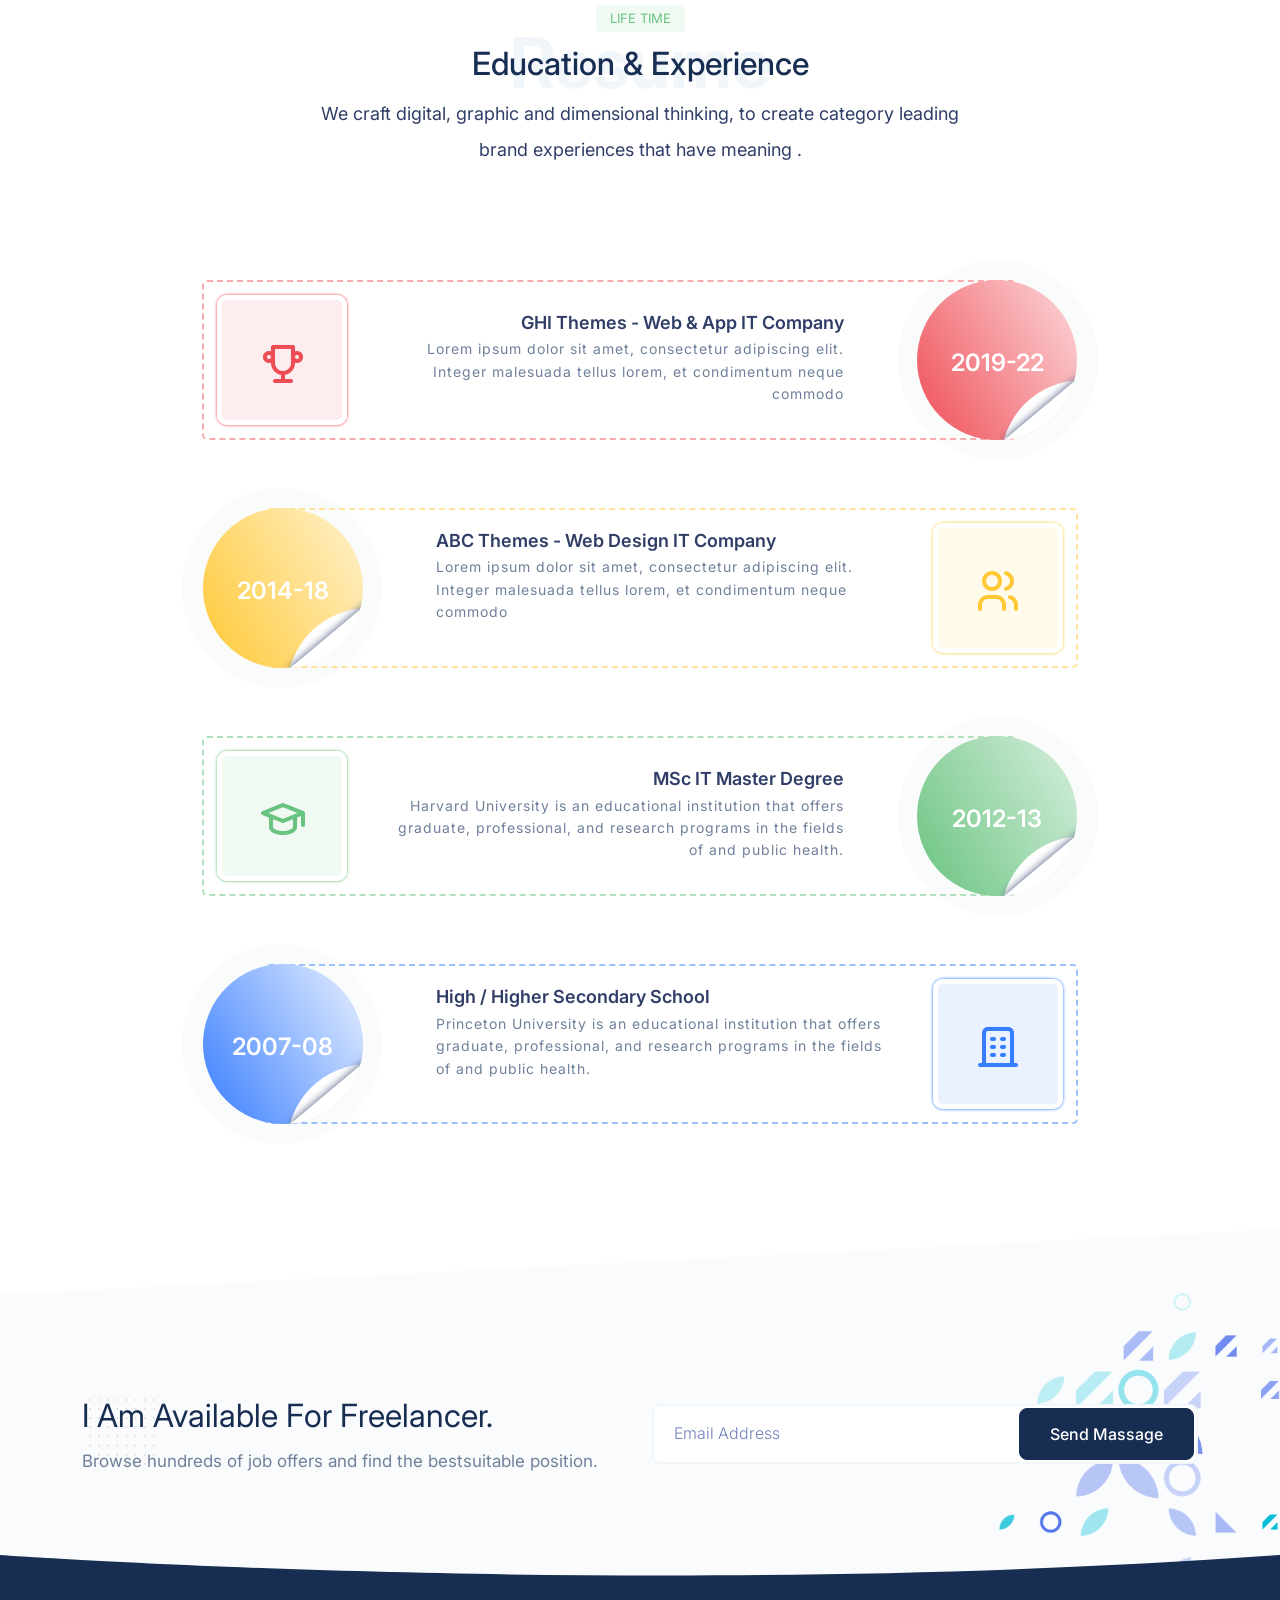
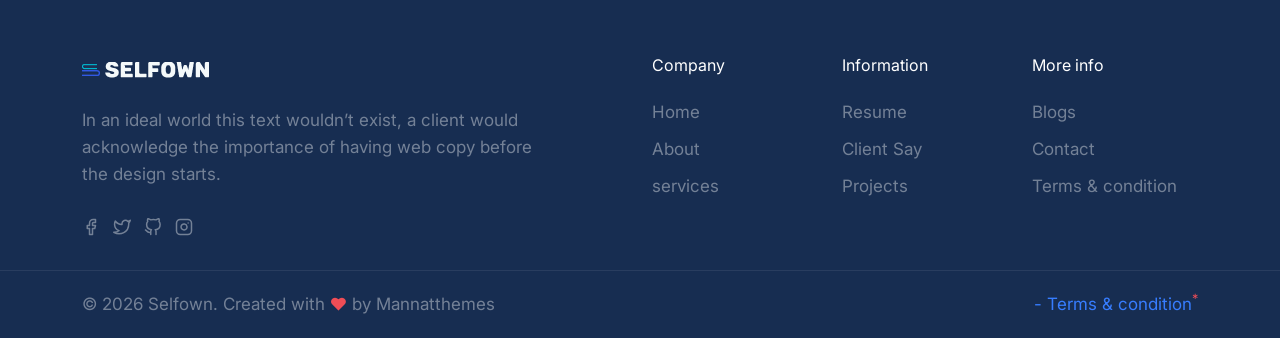
<file: about.html>
<!DOCTYPE html>
<html lang="en">
    

<head>
        <meta charset="utf-8" />
        <title>Selfown </title>
        <meta name="viewport" content="width=device-width, initial-scale=1.0" />
        <meta name="description" content="Premium Bootstrap 5 Template" />
        <meta name="keywords" content="bootstrap 5, premium, marketing, multipurpose" />
        <meta content="Mannatthemes" name="author" />

        <!-- favicon -->
        <link rel="shortcut icon" href="images/favicon.ico" />

        <!-- css -->
        <link href="css/bootstrap.min.css" rel="stylesheet" type="text/css" />
        <link href="css/style.min.css" rel="stylesheet" type="text/css" />

        <!-- colors -->
        <link href="css/colors/default.css" rel="stylesheet" type="text/css" id="color-opt" />
    </head>

    <body >
        <!-- start navbar -->
        <nav class="navbar navbar-expand-lg fixed-top sticky light-active" id="navbar">
            <div class="container">
                <a href="index.html" class="navbar-brand">
                    <img src="images/logo-sm.png" class="logo-sm" alt="" height="24" />
                    <img src="images/logo-light.png" class="logo-light" alt="" height="16" />
                    <img src="images/logo-dark.png" class="logo-dark" alt="" height="16" />
                </a><!--end navbar-brand-->
                <a href="javascript:void(0)" class="navbar-toggler" data-bs-toggle="collapse" data-bs-target="#navbarNav" aria-controls="navbarNav" aria-expanded="false" aria-label="Toggle navigation">
                    <span class="navbar-toggle-icon"><i data-feather="menu"></i></span>
                </a><!--end navbar-toggler-->

                <div class="collapse navbar-collapse" id="navbarNav">
                    <ul class="navbar-nav mx-auto navbar-center mt-lg-0 mt-2">
                        <li class="nav-item">
                            <a class="nav-link" href="index.html">Home</a>
                        </li><!--end nav-item-->
                        <li class="nav-item">
                            <a class="nav-link active" href="about.html">About</a>
                        </li><!--end nav-item-->
                        <li class="nav-item">
                            <a class="nav-link" href="services.html">Services</a>
                        </li><!--end nav-item-->                        
                        <li class="nav-item">
                            <a class="nav-link" href="resume.html">Resume</a>
                        </li><!--end nav-item-->
                        <li class="nav-item">
                            <a class="nav-link" href="projects.html">Projects</a>
                        </li><!--end nav-item-->
                        <li class="nav-item">
                            <a class="nav-link" href="blogs.html">Blogs</a>
                        </li><!--end nav-item-->
                        <li class="nav-item">
                            <a class="nav-link" href="contact.html">Contact</a>
                        </li><!--end nav-item-->
                    </ul><!--end navbar-nav-->
                    <a href="#" class="btn btn-sm nav-btn text-primary mb-4 mb-lg-0">Hire Me! <i class="icon-xxs ms-1" data-feather="chevrons-right"></i></a>
                </div><!-- end #navbarNav -->
            </div><!-- end container -->
        </nav>
        <!-- end navbar -->

        <!-- start hero -->
        <section class="hero-one position-relative bg-black" id="about"  style="background-image: url(images/personal/main-bg.png); background-size: cover; background-position: center center;">
            <div class="container">
                <div class="row align-items-center justify-content-center py-100">
                    <div class="col-lg-7 text-center py-5 text-center">
                        <h5 class="head-title py-4" aria-label="About Me"></h5>                        
                    </div><!--end col-->                  
                </div><!--end row-->             
            </div><!-- end container -->
        </section>
        <!-- end hero -->
        <div class="position-relative">
            <div class="shape overflow-hidden text-white">
                <svg viewBox="0 0 2880 48" fill="none" xmlns="http://www.w3.org/2000/svg">
                    <path d="M0 48H1437.5H2880V0H2160C1442.5 52 720 0 720 0H0V48Z" fill="currentColor"></path>
                </svg>
            </div>
        </div>
        <!-- start about -->
        <section class="section">
            <div class="container">
                <div class="row align-items-center">                
                    <div class="col-lg-5 align-self-center">
                        <img src="images/personal/2.png" alt="" class="img-fluid ml-lg-5">
                    </div><!--end col--> 
                    <div class="col-lg-6 ms-auto align-self-center">
                        <h5 class="fs-24 text-dark fw-medium mb-3"><mark>Personal Details</mark></h5>       
                        <h4 class="fw-normal lh-base text-gray-700 mb-5 fs-20">It is a long established fact 
                            that a reader will be distracted by the readable content of a page when looking at its layout. 
                        </h4>
                        
                        <div class="mb-5 mb-lg-0">
                            <p class="mb-2">
                                <span class="personal-detail-title">Date of birth</span> 
                                <span class="personal-detail-info">06 june 1989</span>
                            </p>
                            <p class="mb-2">
                                <span class="personal-detail-title">Spoken Langages</span> 
                                <span class="personal-detail-info">English - French - German</span>
                            </p>
                            <p class="mb-2">
                                <span class="personal-detail-title">Nationality</span> 
                                <span class="personal-detail-info">USA</span>
                            </p>
                            <p class="mb-2">
                                <span class="personal-detail-title">Interest</span> 
                                <span class="personal-detail-info">Music, Reading, journey</span>
                            </p>
                        </div>
                        <div class="social mt-5">
                            <a href="#">
                                <i class="lab la-github github me-1"></i>
                            </a>
                            <a href="#">
                                <i class="lab la-twitter twitter me-1"></i>
                            </a>
                            <a href="#">
                                <i class="lab la-google google me-1"></i>
                            </a>
                            <a href="#">
                                <i class="lab la-linkedin-in linkedin me-1"></i>
                            </a>
                        </div>
                    </div><!--end col-->
                    <div class="col-12 mt-5">
                        <div class="d-flex flex-wrap justify-content-center  mt-4 mt-md-5">
                            <div class="mx-3 ms-sm-0 ms-sm-0 mb-3 card-bg rounded p-1 pe-3 p-md-3 pe-md-4 shadow-sm">
                                <div class="d-flex align-items-center">
                                    <div class="thumb-md d-flex flex-wrap justify-content-center align-items-center">
                                        <img src="images/logos/android.svg" alt="" class="" height="34">
                                    </div>
                                    <div class="ms-3">
                                        <h6 class="mb-0 fw-medium text-gray-700">Android</h6>
                                        <p class="text-muted mb-0 fs-12">2 Year Experience</p>
                                    </div>
                                </div>                           
                            </div><!--/div-->
                            <div class="mx-3 ms-sm-0 ms-sm-0 mb-3 card-bg rounded p-1 pe-3 p-md-3 pe-md-4 shadow-sm">
                                <div class="d-flex align-items-center">
                                    <div class="thumb-md d-flex flex-wrap justify-content-center align-items-center">
                                        <img src="images/logos/Angular.svg" alt="" class="" height="34">
                                    </div>
                                    <div class="ms-3">
                                        <h6 class="mb-0 fw-medium text-gray-700">Angular</h6>
                                        <p class="text-muted mb-0 fs-12">1 Year Experience</p>
                                    </div>
                                </div>                           
                            </div><!--/div-->
                            <div class="mx-3 ms-sm-0 ms-sm-0 mb-3 card-bg rounded p-1 pe-3 p-md-3 pe-md-4 shadow-sm">
                                <div class="d-flex align-items-center">
                                    <div class="thumb-md d-flex flex-wrap justify-content-center align-items-center">
                                        <img src="images/logos/bootstrap.svg" alt="" class="" height="34">
                                    </div>
                                    <div class="ms-3">
                                        <h6 class="mb-0 fw-medium text-gray-700">Bootstrap</h6>
                                        <p class="text-muted mb-0 fs-12">3 Year Experience</p>
                                    </div>
                                </div>                           
                            </div><!--/div-->
                            <div class="mx-3 ms-sm-0 ms-sm-0 mb-3 card-bg rounded p-1 pe-3 p-md-3 pe-md-4 shadow-sm">
                                <div class="d-flex align-items-center">
                                    <div class="thumb-md d-flex flex-wrap justify-content-center align-items-center">
                                        <img src="images/logos/vue.svg" alt="" class="" height="34">
                                    </div>
                                    <div class="ms-3">
                                        <h6 class="mb-0 fw-medium text-gray-700">Vue</h6>
                                        <p class="text-muted mb-0 fs-12">2 Year Experience</p>
                                    </div>
                                </div>                           
                            </div><!--/div-->
                            <div class="mx-3 ms-sm-0 ms-sm-0 mb-3 card-bg rounded p-1 pe-3 p-md-3 pe-md-4 shadow-sm">
                                <div class="d-flex align-items-center">
                                    <div class="thumb-md d-flex flex-wrap justify-content-center align-items-center">
                                        <img src="images/logos/react.svg" alt="" class="" height="34">
                                    </div>
                                    <div class="ms-3">
                                        <h6 class="mb-0 fw-medium text-gray-700">React</h6>
                                        <p class="text-muted mb-0 fs-12">8 Months Experience</p>
                                    </div>
                                </div>                           
                            </div><!--/div-->
                            <div class="mx-3 ms-sm-0 ms-sm-0 mb-3 card-bg rounded p-1 pe-3 p-md-3 pe-md-4 shadow-sm">
                                <div class="d-flex align-items-center">
                                    <div class="thumb-md d-flex flex-wrap justify-content-center align-items-center">
                                        <img src="images/logos/mongodb.svg" alt="" class="" height="34">
                                    </div>
                                    <div class="ms-3">
                                        <h6 class="mb-0 fw-medium text-gray-700">Mongodb</h6>
                                        <p class="text-muted mb-0 fs-12">3 Months Experience</p>
                                    </div>
                                </div>                           
                            </div><!--/div-->
                            <div class="mx-3 ms-sm-0 ms-sm-0 mb-3 card-bg rounded p-1 pe-3 p-md-3 pe-md-4 shadow-sm">
                                <div class="d-flex align-items-center">
                                    <div class="thumb-md d-flex flex-wrap justify-content-center align-items-center">
                                        <img src="images/logos/laravel.svg" alt="" class="" height="34">
                                    </div>
                                    <div class="ms-3">
                                        <h6 class="mb-0 fw-medium text-gray-700">Laravel</h6>
                                        <p class="text-muted mb-0 fs-12">1 Year Experience</p>
                                    </div>
                                </div>                           
                            </div><!--/div-->
                            <div class="mx-3 ms-sm-0 ms-sm-0 mb-3 card-bg rounded p-1 pe-3 p-md-3 pe-md-4 shadow-sm">
                                <div class="d-flex align-items-center">
                                    <div class="thumb-md d-flex flex-wrap justify-content-center align-items-center">
                                        <img src="images/logos/nodejs-icon.svg" alt="" class="" height="34">
                                    </div>
                                    <div class="ms-3">
                                        <h6 class="mb-0 fw-medium text-gray-700">Node.js</h6>
                                        <p class="text-muted mb-0 fs-12">10 Months Experience</p>
                                    </div>
                                </div>                           
                            </div><!--/div-->
                        </div><!-- End div -->
                    </div><!-- End Col -->
                </div><!--end row--> 
            </div><!-- end container -->
        </section>
        <!-- end about -->
        
        <!-- start resume -->
        <section class="section">
            <div class="container">                
                <div class="row justify-content-center mb-4">
                    <div class="col-12 col-md-10 col-lg-7 text-center">
                        <span class="badge badge-lg rounded bg-soft-alt-success fw-normal fs-13 text-uppercase">Life Time</span>
                        <h2 class="fs-2 fw-medium lh-1 text-dark my-3 position-relative z-i-2">Education & Experience</h2>
                        <div class="bg-text">
                            <h1 class="fw-bold p-0">Resume</h1>
                        </div>
                        <p class="text-gray-700 fs-18 fs-lg mb-4 mb-md-5 lh-lg">
                            We craft digital, graphic and dimensional thinking, to create category leading brand experiences that have meaning .
                        </p>
                    </div><!--end col-->
                </div><!--end row-->
                <div class="row">
                    <div class="col-12">
                        <div class="row">
                            <div class="col-12">
                                <div class="main-timeline">
                                    <div class="timeline">
                                        <a href="#" class="timeline-content">
                                            <div class="timeline-icon">
                                                <i class="ti ti-trophy"></i>
                                            </div>
                                            <div class="inner-content">
                                                <h3 class="title">GHI Themes - Web & App IT Company</h3>
                                                <p class="description">
                                                    Lorem ipsum dolor sit amet, consectetur adipiscing elit. Integer malesuada tellus lorem, et condimentum neque commodo
                                                </p>
                                            </div>
                                            <div class="timeline-year"><span>2019-22</span></div>
                                        </a>
                                    </div>
                                    <div class="timeline">
                                        <a href="#" class="timeline-content">
                                            <div class="timeline-icon">
                                                <i class="ti ti-users"></i>
                                            </div>
                                            <div class="inner-content">
                                                <h3 class="title">ABC themes - Web Design IT Company</h3>
                                                <p class="description">
                                                    Lorem ipsum dolor sit amet, consectetur adipiscing elit. Integer malesuada tellus lorem, et condimentum neque commodo
                                                </p>
                                            </div>
                                            <div class="timeline-year"><span>2014-18</span></div>
                                        </a>
                                    </div>
                                    <div class="timeline">
                                        <a href="#" class="timeline-content">
                                            <div class="timeline-icon">
                                                <i class="ti ti-school"></i>
                                            </div>
                                            <div class="inner-content">
                                                <h3 class="title">MSc IT Master Degree</h3>
                                                <p class="description">
                                                    Harvard University is an educational institution that offers graduate, professional, and research programs in the fields of and public health.
                                                </p>
                                            </div>
                                            <div class="timeline-year"><span>2012-13</span></div>
                                        </a>
                                    </div>
                                    <div class="timeline">
                                        <a href="#" class="timeline-content">
                                            <div class="timeline-icon">
                                                <i class="ti ti-building"></i>
                                            </div>
                                            <div class="inner-content">
                                                <h3 class="title">High / Higher secondary school</h3>
                                                <p class="description">
                                                    Princeton University is an educational institution that offers graduate, professional, and research programs in the fields of and public health.
                                                </p>
                                            </div>
                                            <div class="timeline-year"><span>2007-08</span></div>
                                        </a>
                                    </div>
                                </div>
                            </div><!-- end col -->                                                       
                        </div><!-- end row -->
                        
                    </div><!-- end col -->
                </div><!-- end row -->
            </div><!-- end container -->
        </section>
        <!-- end resume -->
        
        <div class="position-relative"> 
            <div class="shape overflow-hidden text-light"> 
                <svg viewBox="0 0 2880 150" fill="none" xmlns="http://www.w3.org/2000/svg"> <path d="M110 105L2160 0H2880V150H0V105H110Z" fill="currentColor"></path> </svg>
            </div>
        </div>
        
        
        <section class="section bg-light cta-pettern">
            <div class="container">            
                <div class="row align-items-center">
                    <div class="col-lg-6">
                        <div class="pattern-1 position-absolute">
                            <img src="images/p-1.svg" alt="" class="" height="80">
                        </div>
                        <h2 class="text-dark" style="line-height: 1.5; position: relative;">I Am Available For Freelancer.</h2>
                        <p class="text-muted mb-0">Browse hundreds of job offers and find the bestsuitable position.</p>
                    </div><!--end col--> 
                    <div class="col-lg-6 ml-auto">
                        <div class="cta-search">
                            <form class="position-relative">
                                <input type="email" placeholder="Email Address" required="">
                                <button type="submit" class="btn btn-dark">Send Massage</button>
                            </form>
                        </div>
                    </div><!--end col--> 
                </div><!--end row--> 
            </div><!--end container--> 
        </section>
        


        <div class="position-relative">
            <div class="shape overflow-hidden bg-footer">
                <svg viewBox="0 0 2880 48" fill="none" xmlns="http://www.w3.org/2000/svg">
                    <path d="M0 48H1437.5H2880V0H2160C1442.5 52 720 0 720 0H0V48Z" fill="currentColor"></path>
                </svg>
            </div>
        </div>

        <!-- start footer -->
        <footer class="footer">
            <div class="container">
                <div class="row">
                    <div class="col-lg-5 border-e-dashed">
                        <a href="index.html">
                            <img src="images/logo-sm.png" alt="" height="18" />
                            <img src="images/logo-light.png" alt="" height="16" />
                        </a>
                        <p class="my-4">In an ideal world this text wouldn’t exist, 
                            a client would acknowledge the importance of having web 
                            copy before the design starts.
                        </p>
                        <ul class="list-unstyled footer-social mb-0 mt-sm-0 mt-3">
                            <li class="list-inline-item">
                                <a href="#"> <i class="icon-xs" data-feather="facebook"></i> </a>
                            </li>
                            <li class="list-inline-item">
                                <a href="#"> <i class="icon-xs" data-feather="twitter"></i> </a>
                            </li>
                            <li class="list-inline-item">
                                <a href="#"> <i class="icon-xs" data-feather="github"></i> </a>
                            </li>
                            <li class="list-inline-item">
                                <a href="#"> <i class="icon-xs" data-feather="instagram"></i> </a>
                            </li>
                        </ul>
                    </div><!-- end col -->
                    <div class="col-lg-6 offset-lg-1">
                        <div class="row">
                            <div class="col-md-4">
                                <h6 class="text-footer mb-4 mt-sm-0 mt-5">Company</h6>
                                <ul class="list-unstyled footer-list">
                                    <li><a href="#home">Home</a></li>
                                    <li><a href="#about">About</a></li>
                                    <li><a href="#services">services</a></li>
                                    
                                </ul>
                            </div><!-- end col -->
                            <div class="col-md-4">
                                <h6 class="text-footer mb-4 mt-sm-0 mt-4">Information</h6>
                                <ul class="list-unstyled footer-list">
                                    <li><a href="#resume">Resume</a></li>
                                    <li><a href="#review">Client Say</a></li>
                                    <li><a href="#projects">Projects</a></li>                                    
                                    
                                </ul>
                            </div><!-- end col -->
                            <div class="col-md-4">
                                <h6 class="text-footer mb-4 mt-sm-0 mt-4">More info</h6>
                                <ul class="list-unstyled footer-list">
                                    <li><a href="#blogs">Blogs</a></li>
                                    <li><a href="#contact">Contact</a></li>
                                    <li><a href="#">Terms & condition</a></li>
                                </ul>
                            </div><!-- end col -->
                        </div><!-- end row -->
                    </div><!-- end col -->
                </div><!-- end row -->
            </div>
            <!-- end container -->
        </footer>
        <!-- end footer -->

        <!-- start footer alter -->
        <div class="footer-alt">
            <div class="container">
                <div class="row">
                    <div class="col-sm-6">
                        <p> &copy; <script>
                            document.write(new Date().getFullYear())
                        </script> Selfown. Created with <i class="las la-heart text-danger"></i> by Mannatthemes</p>
                    </div>
                    <div class="col-sm-6 text-sm-end">
                        <ul class="list-inline mb-0">
                            <li class="list-inline-item"><a href="#">- Terms & condition<sup class="text-danger">*</sup></a></li>
                        </ul>
                    </div>
                </div>
                <!-- end row -->
            </div>
            <!-- end container -->
        </div>
        <!-- end footer alter -->

        <!-- Style switcher -->
        <div id="style-switcher" onclick="toggleSwitcher()">
            <div>
                <h3 class="fw-medium mb-0">Select Your Choice</h3>
                <hr class="hr-dashed my-3">
                <ul class="pattern">
                    <li>
                        <a class="color1" href="javascript: void(0);" onclick="setColor('default')"></a>
                    </li>
                    <li>
                        <a class="color2" href="javascript: void(0);" onclick="setColor('info')"></a>
                    </li>
                    <li>
                        <a class="color3" href="javascript: void(0);" onclick="setColor('warning')"></a>
                    </li>
                    <li>
                        <a class="color4" href="javascript: void(0);" onclick="setColor('orange')"></a>
                    </li>
                    <li>
                        <a class="color5" href="javascript: void(0);" onclick="setColor('purple')"></a>
                    </li>
                    <li>
                        <a class="color6" href="javascript: void(0);" onclick="setColor('success')"></a>
                    </li>
                </ul>
            </div>
            <div class="bottom">
                <a href="javascript: void(0);" class="settings rounded-end"><i class="las la-paint-brush fs-22"></i></a>
            </div>
        </div>
        <!-- end Style switcher -->

        <script src="js/bootstrap.bundle.min.js"></script>
        <script src="js/feather.js"></script>

        <script src="js/app.js"></script>
    </body>


</html>
</file>
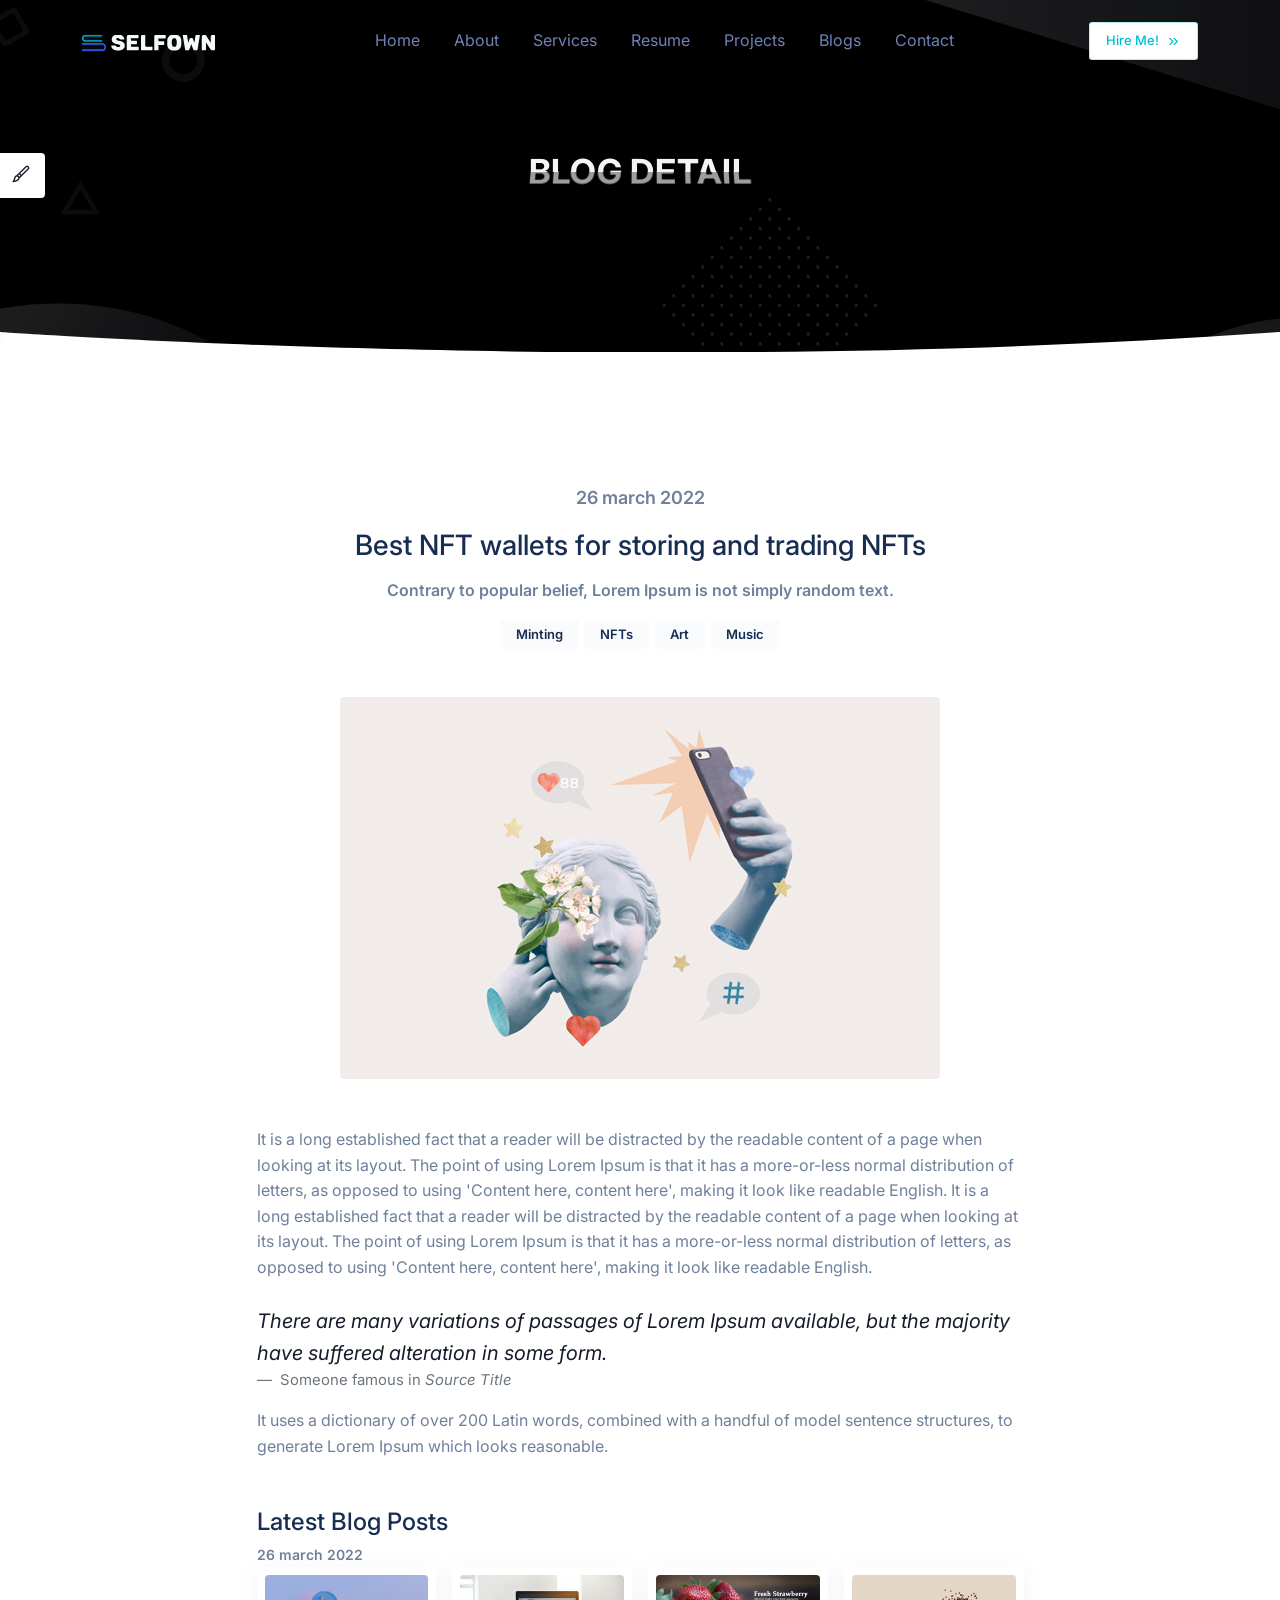
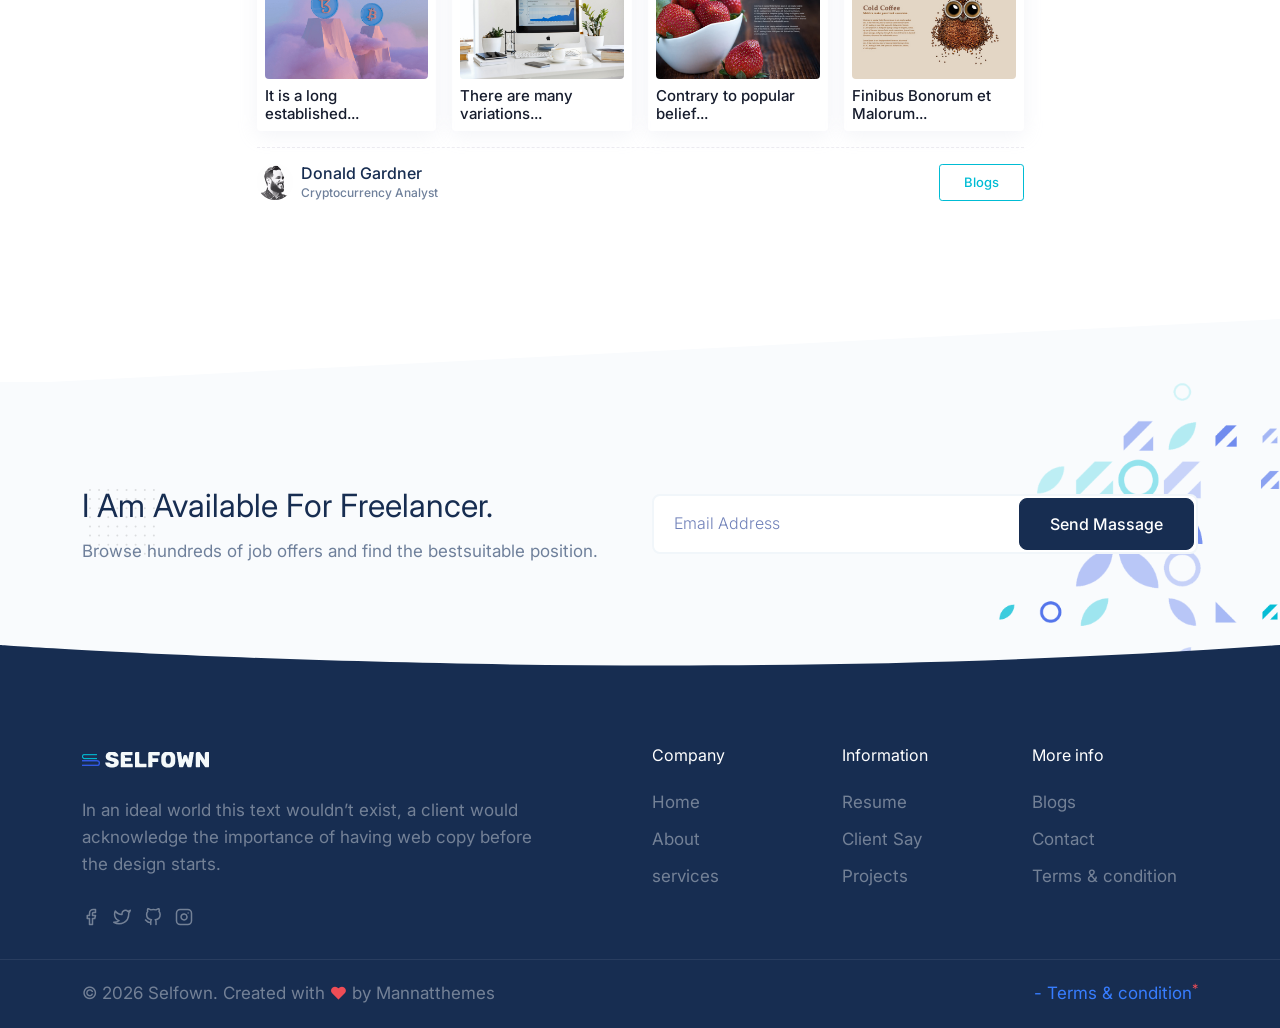
<file: blog-detail.html>
<!DOCTYPE html>
<html lang="en">
    

<head>
        <meta charset="utf-8" />
        <title>Selfown </title>
        <meta name="viewport" content="width=device-width, initial-scale=1.0" />
        <meta name="description" content="Premium Bootstrap 5 Template" />
        <meta name="keywords" content="bootstrap 5, premium, marketing, multipurpose" />
        <meta content="Mannatthemes" name="author" />

        <!-- favicon -->
        <link rel="shortcut icon" href="images/favicon.ico" />

        <!-- css -->
        <link href="css/bootstrap.min.css" rel="stylesheet" type="text/css" />
        <link href="css/style.min.css" rel="stylesheet" type="text/css" />

        <!-- colors -->
        <link href="css/colors/default.css" rel="stylesheet" type="text/css" id="color-opt" />
    </head>

    <body>
        <!-- start navbar -->
        <nav class="navbar navbar-expand-lg fixed-top sticky light-active" id="navbar">
            <div class="container">
                <a href="index.html" class="navbar-brand">
                    <img src="images/logo-sm.png" class="logo-sm" alt="" height="24" />
                    <img src="images/logo-light.png" class="logo-light" alt="" height="16" />
                    <img src="images/logo-dark.png" class="logo-dark" alt="" height="16" />
                </a><!--end navbar-brand-->
                <a href="javascript:void(0)" class="navbar-toggler" data-bs-toggle="collapse" data-bs-target="#navbarNav" aria-controls="navbarNav" aria-expanded="false" aria-label="Toggle navigation">
                    <span class="navbar-toggle-icon"><i data-feather="menu"></i></span>
                </a><!--end navbar-toggler-->

                <div class="collapse navbar-collapse" id="navbarNav">
                    <ul class="navbar-nav mx-auto navbar-center mt-lg-0 mt-2">
                        <li class="nav-item">
                            <a class="nav-link" href="index.html">Home</a>
                        </li><!--end nav-item-->
                        <li class="nav-item">
                            <a class="nav-link " href="about.html">About</a>
                        </li><!--end nav-item-->
                        <li class="nav-item">
                            <a class="nav-link " href="services.html">Services</a>
                        </li><!--end nav-item-->                        
                        <li class="nav-item">
                            <a class="nav-link" href="resume.html">Resume</a>
                        </li><!--end nav-item-->
                        <li class="nav-item">
                            <a class="nav-link" href="projects.html">Projects</a>
                        </li><!--end nav-item-->
                        <li class="nav-item">
                            <a class="nav-link" href="blogs.html">Blogs</a>
                        </li><!--end nav-item-->
                        <li class="nav-item">
                            <a class="nav-link" href="contact.html">Contact</a>
                        </li><!--end nav-item-->
                    </ul><!--end navbar-nav-->
                    <a href="#" class="btn btn-sm nav-btn text-primary mb-4 mb-lg-0">Hire Me! <i class="icon-xxs ms-1" data-feather="chevrons-right"></i></a>
                </div><!-- end #navbarNav -->
            </div><!-- end container -->
        </nav>
        <!-- end navbar -->

        <!-- start hero -->
        <section class="hero-one position-relative bg-black" id="about"  style="background-image: url(images/personal/main-bg.png); background-size: cover; background-position: center center;">
            <div class="container">
                <div class="row align-items-center justify-content-center py-100">
                    <div class="col-lg-9 text-center py-5 text-center">
                        <h5 class="head-title py-4" aria-label="Blog Detail"></h5>                        
                    </div><!--end col-->                  
                </div><!--end row-->             
            </div><!-- end container -->
        </section>
        <!-- end hero -->
        <div class="position-relative">
            <div class="shape overflow-hidden text-white">
                <svg viewBox="0 0 2880 48" fill="none" xmlns="http://www.w3.org/2000/svg">
                    <path d="M0 48H1437.5H2880V0H2160C1442.5 52 720 0 720 0H0V48Z" fill="currentColor"></path>
                </svg>
            </div>
        </div>
        <!-- start resume -->
        <section class="section">
            <div class="container">     
                <div class="row d-flex justify-content-center">
                    <div class="col-lg-9">
                        <div class="card border-0 shadow-none">
                            <div class="card-body">
                                <div class="mb-5 text-center">
                                    <p class="text-muted fw-semibold fs-18">26 march 2022</p>
                                    <h3 class="my-3 fs-28 d-block fw-medium text-dark">Best NFT wallets for storing and trading NFTs</h3>
                                    <p class="text-muted fw-semibold fs-16">Contrary to popular belief, Lorem Ipsum is not simply random text.</p>
                                    <span class="badge px-3 py-2 bg-light text-dark fw-semibold mt-3 fs-13">Minting</span> 
                                    <span class="badge px-3 py-2 bg-light text-dark fw-semibold mt-3 fs-13">NFTs</span>
                                    <span class="badge px-3 py-2 bg-light text-dark fw-semibold mt-3 fs-13">Art</span>
                                    <span class="badge px-3 py-2 bg-light text-dark fw-semibold mt-3 fs-13">Music</span>
                                </div>
                                <img src="images/personal/1.jpg" alt="" class="img-fluid rounded d-flex mx-auto"/>
                                <div class="my-5">
                                    <p class="text-muted fs-16 mb-4">
                                        It is a long established fact that a reader will be distracted by the 
                                        readable content of a page when looking at its layout.
                                        The point of using Lorem Ipsum is that it has a more-or-less normal 
                                        distribution of letters, as opposed to using 'Content here, content here', 
                                        making it look like readable English.
                                        It is a long established fact that a reader will be distracted by the 
                                        readable content of a page when looking at its layout.
                                        The point of using Lorem Ipsum is that it has a more-or-less normal 
                                        distribution of letters, as opposed to using 'Content here, content here', 
                                        making it look like readable English.  
                                    </p>
                                    <figure>
                                        <blockquote class="blockquote">
                                          <p><i>There are many variations of passages of Lorem Ipsum available, but the majority have suffered alteration
                                               in some form. </i></p>
                                        </blockquote>
                                        <figcaption class="blockquote-footer">
                                          Someone famous in <cite title="Source Title">Source Title</cite>
                                        </figcaption>
                                    </figure>
                                    <p class="text-muted fs-16">
                                        It uses a dictionary of over 200 Latin words, combined with a 
                                        handful of model sentence structures, to generate Lorem Ipsum which 
                                        looks reasonable. 
                                    </p>                                        
                                </div>
                                <div class="mb-5">
                                    <h3 class="mt-3 fs-24 d-block fw-medium text-dark">Latest Blog Posts</h3>
                                    <p class="text-muted fw-semibold fs-14">26 march 2022</p>
                                    <div class="row">
                                        <div class="col-12">
                                            <div class="row row-cols-xl-4 row-cols-lg-4 row-cols-md-2 g-3 justify-content-center">
                                                <div class="col">
                                                    <a href="#" class="d-block bg-card shadow p-2 rounded catagories-box">
                                                        <img src="images/personal/6.jpg" alt="" class="img-fluid rounded mb-2">
                                                        <h3 class="fs-15 m-0 fw-medium">It is a long established...</h3>
                                                    </a>                                                
                                                </div><!--end col-->
                                                <div class="col">
                                                    <a href="#" class="d-block bg-card shadow p-2 rounded catagories-box">
                                                        <img src="images/personal/3.jpg" alt="" class="img-fluid rounded mb-2">
                                                        <h3 class="fs-15 m-0 fw-medium">There are many variations...</h3>
                                                    </a>                                                
                                                </div><!--end col-->
                                                <div class="col">
                                                    <a href="#" class="d-block bg-card shadow p-2 rounded catagories-box">
                                                        <img src="images/personal/4.jpg" alt="" class="img-fluid rounded mb-2">
                                                        <h3 class="fs-15 m-0 fw-medium">Contrary to popular belief...</h3>
                                                    </a>                                                
                                                </div><!--end col-->
                                                <div class="col">
                                                    <a href="#" class="d-block bg-card shadow p-2 rounded catagories-box">
                                                        <img src="images/personal/5.jpg" alt="" class="img-fluid rounded mb-2">
                                                        <h3 class="fs-15 m-0 fw-medium">Finibus Bonorum et Malorum...</h3>
                                                    </a>                                                
                                                </div><!--end col-->
                                            </div><!--end row-->  
                                    </div><!--end row-->
                                </div>
                                <hr class="hr-dashed my-3">
                                <div class="row">
                                    <div class="col-md">
                                        <div class="media">
                                            <img src="images/users/user-1.jpg" alt="" class="thumb-sm rounded-circle me-2">                                       
                                            <div class="media-body align-self-center text-truncate">
                                                <h6 class="m-0 text-dark fw-medium">Donald Gardner</h6>
                                                <p class="mb-0 fs-12 text-muted fw-medium">Cryptocurrency Analyst</p>
                                            </div><!--end media-body-->
                                        </div><!--end media-->
                                    </div> <!--end col--> 
                                    <div class="col-md-auto">
                                        <button type="button" class="btn btn-sm btn-outline-primary px-4">Blogs</button>
                                    </div> <!--end col-->     
                                </div><!--end row-->    
                            </div><!--end card-body-->
                        </div><!--end card-->
                    </div> <!--end col-->     
                </div><!--end row-->
            </div><!-- end container -->
        </section>
        <!-- end resume -->

        
        
        <div class="position-relative"> 
            <div class="shape overflow-hidden text-light"> 
                <svg viewBox="0 0 2880 150" fill="none" xmlns="http://www.w3.org/2000/svg"> <path d="M110 105L2160 0H2880V150H0V105H110Z" fill="currentColor"></path> </svg>
            </div>
        </div>
        
        
        <section class="section bg-light cta-pettern">
            <div class="container">            
                <div class="row align-items-center">
                    <div class="col-lg-6">
                        <div class="pattern-1 position-absolute">
                            <img src="images/p-1.svg" alt="" class="" height="80">
                        </div>
                        <h2 class="text-dark" style="line-height: 1.5; position: relative;">I Am Available For Freelancer.</h2>
                        <p class="text-muted mb-0">Browse hundreds of job offers and find the bestsuitable position.</p>
                    </div><!--end col--> 
                    <div class="col-lg-6 ml-auto">
                        <div class="cta-search">
                            <form class="position-relative">
                                <input type="email" placeholder="Email Address" required="">
                                <button type="submit" class="btn btn-dark">Send Massage</button>
                            </form>
                        </div>
                    </div><!--end col--> 
                </div><!--end row--> 
            </div><!--end container--> 
        </section>
        


        <div class="position-relative">
            <div class="shape overflow-hidden bg-footer">
                <svg viewBox="0 0 2880 48" fill="none" xmlns="http://www.w3.org/2000/svg">
                    <path d="M0 48H1437.5H2880V0H2160C1442.5 52 720 0 720 0H0V48Z" fill="currentColor"></path>
                </svg>
            </div>
        </div>

        <!-- start footer -->
        <footer class="footer">
            <div class="container">
                <div class="row">
                    <div class="col-lg-5 border-e-dashed">
                        <a href="index.html">
                            <img src="images/logo-sm.png" alt="" height="18" />
                            <img src="images/logo-light.png" alt="" height="16" />
                        </a>
                        <p class="my-4">In an ideal world this text wouldn’t exist, 
                            a client would acknowledge the importance of having web 
                            copy before the design starts.
                        </p>
                        <ul class="list-unstyled footer-social mb-0 mt-sm-0 mt-3">
                            <li class="list-inline-item">
                                <a href="#"> <i class="icon-xs" data-feather="facebook"></i> </a>
                            </li>
                            <li class="list-inline-item">
                                <a href="#"> <i class="icon-xs" data-feather="twitter"></i> </a>
                            </li>
                            <li class="list-inline-item">
                                <a href="#"> <i class="icon-xs" data-feather="github"></i> </a>
                            </li>
                            <li class="list-inline-item">
                                <a href="#"> <i class="icon-xs" data-feather="instagram"></i> </a>
                            </li>
                        </ul>
                    </div><!-- end col -->
                    <div class="col-lg-6 offset-lg-1">
                        <div class="row">
                            <div class="col-md-4">
                                <h6 class="text-footer mb-4 mt-sm-0 mt-5">Company</h6>
                                <ul class="list-unstyled footer-list">
                                    <li><a href="#home">Home</a></li>
                                    <li><a href="#about">About</a></li>
                                    <li><a href="#services">services</a></li>
                                    
                                </ul>
                            </div><!-- end col -->
                            <div class="col-md-4">
                                <h6 class="text-footer mb-4 mt-sm-0 mt-4">Information</h6>
                                <ul class="list-unstyled footer-list">
                                    <li><a href="#resume">Resume</a></li>
                                    <li><a href="#review">Client Say</a></li>
                                    <li><a href="#projects">Projects</a></li>                                    
                                    
                                </ul>
                            </div><!-- end col -->
                            <div class="col-md-4">
                                <h6 class="text-footer mb-4 mt-sm-0 mt-4">More info</h6>
                                <ul class="list-unstyled footer-list">
                                    <li><a href="#blogs">Blogs</a></li>
                                    <li><a href="#contact">Contact</a></li>
                                    <li><a href="#">Terms & condition</a></li>
                                </ul>
                            </div><!-- end col -->
                        </div><!-- end row -->
                    </div><!-- end col -->
                </div><!-- end row -->
            </div>
            <!-- end container -->
        </footer>
        <!-- end footer -->

        <!-- start footer alter -->
        <div class="footer-alt">
            <div class="container">
                <div class="row">
                    <div class="col-sm-6">
                        <p> &copy; <script>
                            document.write(new Date().getFullYear())
                        </script> Selfown. Created with <i class="las la-heart text-danger"></i> by Mannatthemes</p>
                    </div>
                    <div class="col-sm-6 text-sm-end">
                        <ul class="list-inline mb-0">
                            <li class="list-inline-item"><a href="#">- Terms & condition<sup class="text-danger">*</sup></a></li>
                        </ul>
                    </div>
                </div>
                <!-- end row -->
            </div>
            <!-- end container -->
        </div>
        <!-- end footer alter -->

        <!-- Style switcher -->
        <div id="style-switcher" onclick="toggleSwitcher()">
            <div>
                <h3 class="fw-medium mb-0">Select Your Choice</h3>
                <hr class="hr-dashed my-3">
                <ul class="pattern">
                    <li>
                        <a class="color1" href="javascript: void(0);" onclick="setColor('default')"></a>
                    </li>
                    <li>
                        <a class="color2" href="javascript: void(0);" onclick="setColor('info')"></a>
                    </li>
                    <li>
                        <a class="color3" href="javascript: void(0);" onclick="setColor('warning')"></a>
                    </li>
                    <li>
                        <a class="color4" href="javascript: void(0);" onclick="setColor('orange')"></a>
                    </li>
                    <li>
                        <a class="color5" href="javascript: void(0);" onclick="setColor('purple')"></a>
                    </li>
                    <li>
                        <a class="color6" href="javascript: void(0);" onclick="setColor('success')"></a>
                    </li>
                </ul>
            </div>
            <div class="bottom">
                <a href="javascript: void(0);" class="settings rounded-end"><i class="las la-paint-brush fs-22"></i></a>
            </div>
        </div>
        <!-- end Style switcher -->

        <script src="js/bootstrap.bundle.min.js"></script>

        <script src="js/feather.js"></script>

        <script src="js/app.js"></script>
    </body>


</html>
</file>
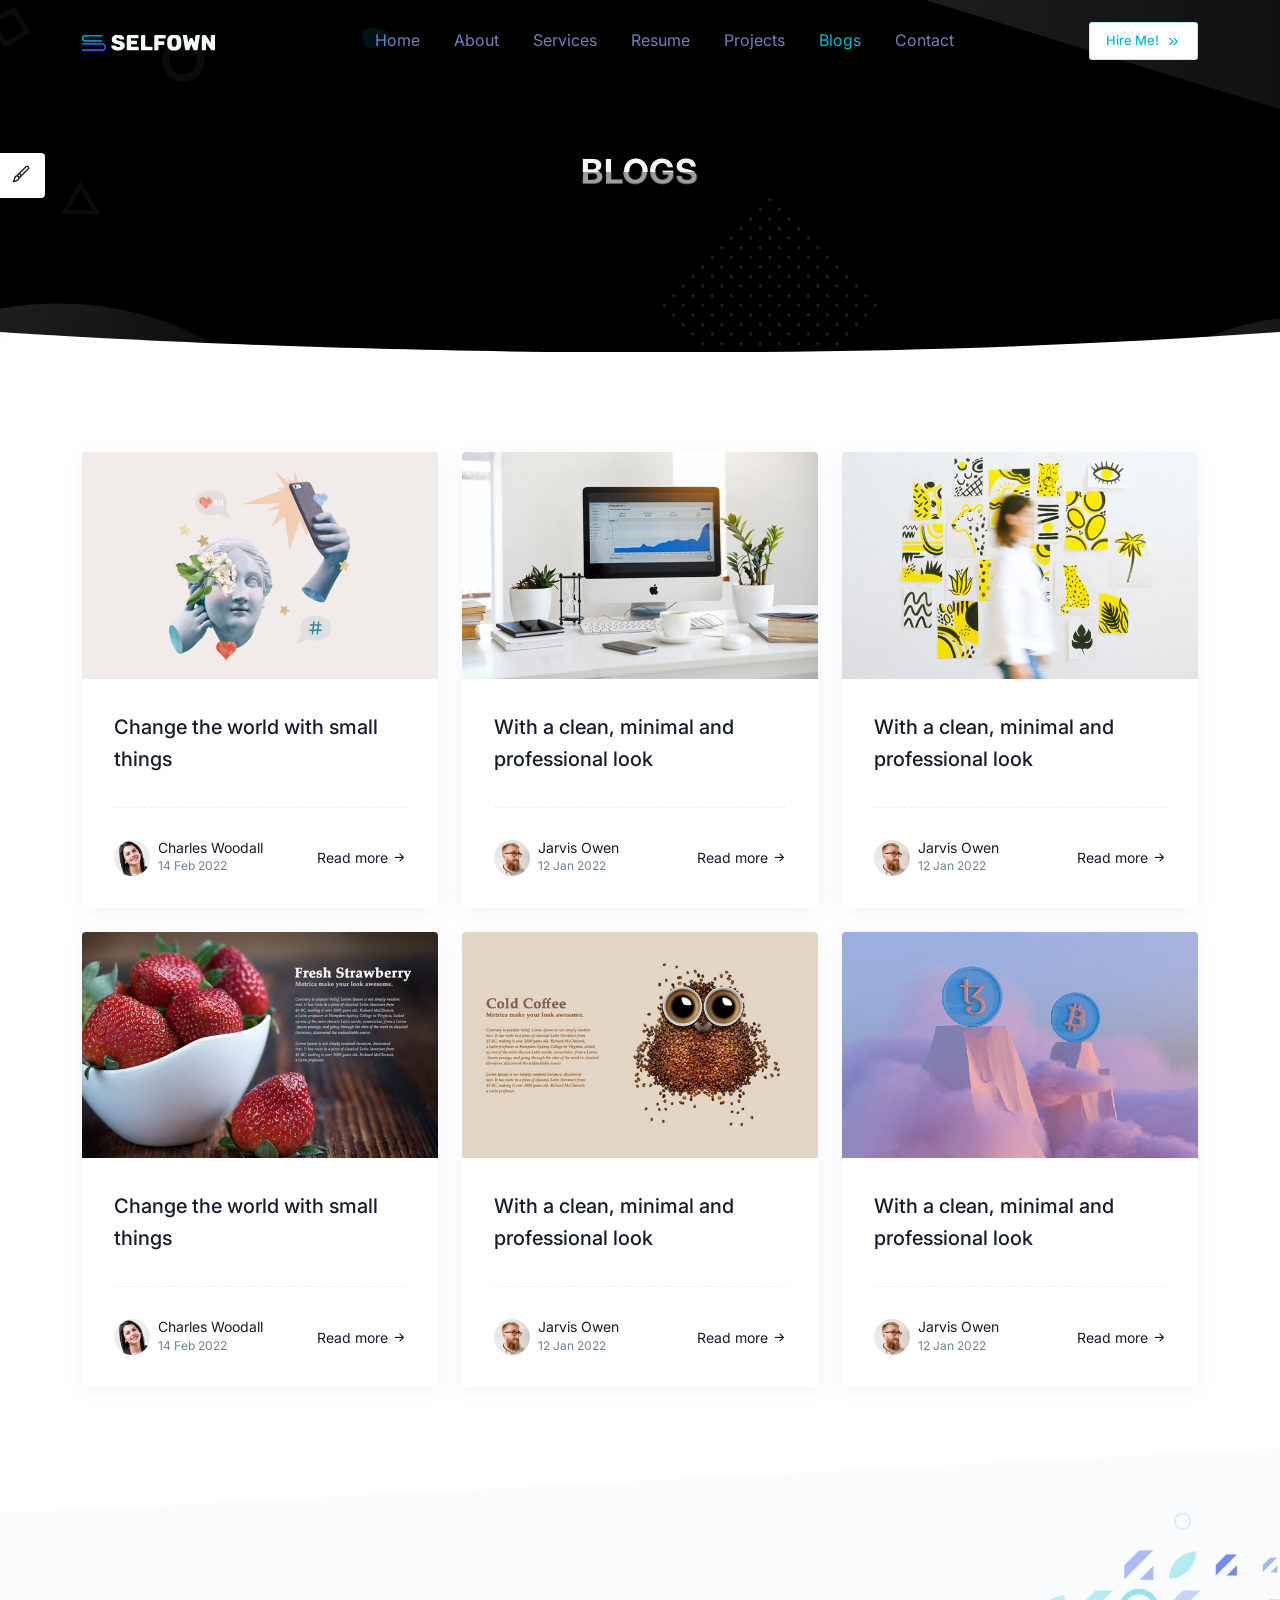
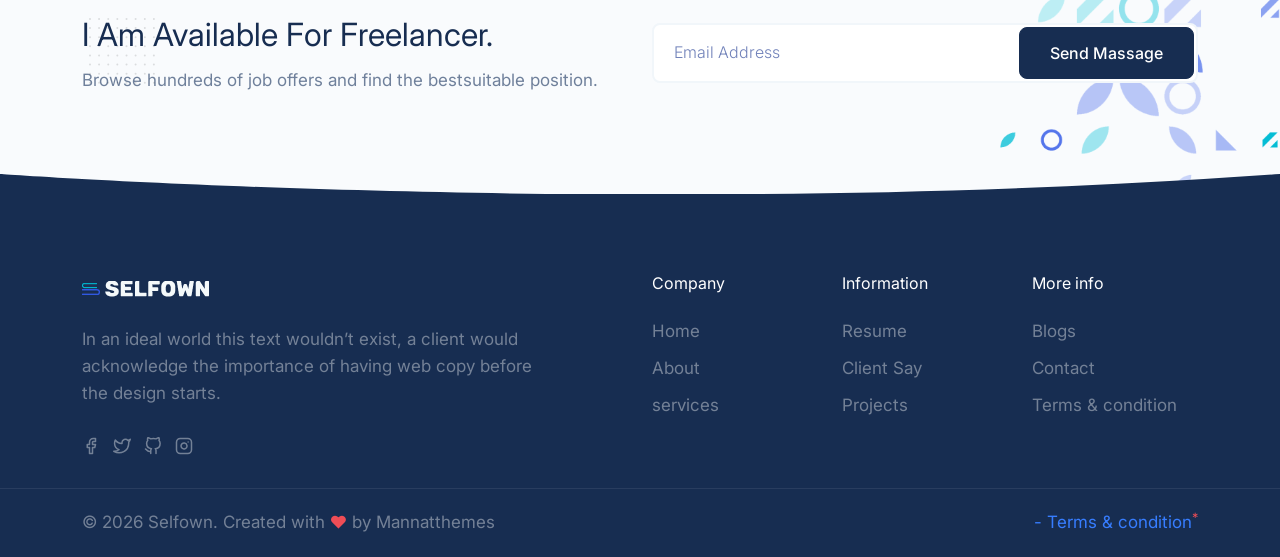
<file: blogs.html>
<!DOCTYPE html>
<html lang="en">
    

<head>
        <meta charset="utf-8" />
        <title>Selfown </title>
        <meta name="viewport" content="width=device-width, initial-scale=1.0" />
        <meta name="description" content="Premium Bootstrap 5 Template" />
        <meta name="keywords" content="bootstrap 5, premium, marketing, multipurpose" />
        <meta content="Mannatthemes" name="author" />

        <!-- favicon -->
        <link rel="shortcut icon" href="images/favicon.ico" />

        <!-- css -->
        <link href="css/bootstrap.min.css" rel="stylesheet" type="text/css" />
        <link href="css/style.min.css" rel="stylesheet" type="text/css" />

        <!-- colors -->
        <link href="css/colors/default.css" rel="stylesheet" type="text/css" id="color-opt" />
    </head>

    <body>
        <!-- start navbar -->
        <nav class="navbar navbar-expand-lg fixed-top sticky light-active" id="navbar">
            <div class="container">
                <a href="index.html" class="navbar-brand">
                    <img src="images/logo-sm.png" class="logo-sm" alt="" height="24" />
                    <img src="images/logo-light.png" class="logo-light" alt="" height="16" />
                    <img src="images/logo-dark.png" class="logo-dark" alt="" height="16" />
                </a><!--end navbar-brand-->
                <a href="javascript:void(0)" class="navbar-toggler" data-bs-toggle="collapse" data-bs-target="#navbarNav" aria-controls="navbarNav" aria-expanded="false" aria-label="Toggle navigation">
                    <span class="navbar-toggle-icon"><i data-feather="menu"></i></span>
                </a><!--end navbar-toggler-->

                <div class="collapse navbar-collapse" id="navbarNav">
                    <ul class="navbar-nav mx-auto navbar-center mt-lg-0 mt-2">
                        <li class="nav-item">
                            <a class="nav-link" href="index.html">Home</a>
                        </li><!--end nav-item-->
                        <li class="nav-item">
                            <a class="nav-link " href="about.html">About</a>
                        </li><!--end nav-item-->
                        <li class="nav-item">
                            <a class="nav-link " href="services.html">Services</a>
                        </li><!--end nav-item-->                        
                        <li class="nav-item">
                            <a class="nav-link" href="resume.html">Resume</a>
                        </li><!--end nav-item-->
                        <li class="nav-item">
                            <a class="nav-link" href="projects.html">Projects</a>
                        </li><!--end nav-item-->
                        <li class="nav-item">
                            <a class="nav-link active" href="blogs.html">Blogs</a>
                        </li><!--end nav-item-->
                        <li class="nav-item">
                            <a class="nav-link" href="contact.html">Contact</a>
                        </li><!--end nav-item-->
                    </ul><!--end navbar-nav-->
                    <a href="#" class="btn btn-sm nav-btn text-primary mb-4 mb-lg-0">Hire Me! <i class="icon-xxs ms-1" data-feather="chevrons-right"></i></a>
                </div><!-- end #navbarNav -->
            </div><!-- end container -->
        </nav>
        <!-- end navbar -->

        <!-- start hero -->
        <section class="hero-one position-relative bg-black" id="about"  style="background-image: url(images/personal/main-bg.png); background-size: cover; background-position: center center;">
            <div class="container">
                <div class="row align-items-center justify-content-center py-100">
                    <div class="col-lg-7 text-center py-5 text-center">
                        <h5 class="head-title py-4" aria-label="Blogs"></h5>                        
                    </div><!--end col-->                  
                </div><!--end row-->             
            </div><!-- end container -->
        </section>
        <!-- end hero -->
        <div class="position-relative">
            <div class="shape overflow-hidden text-white">
                <svg viewBox="0 0 2880 48" fill="none" xmlns="http://www.w3.org/2000/svg">
                    <path d="M0 48H1437.5H2880V0H2160C1442.5 52 720 0 720 0H0V48Z" fill="currentColor"></path>
                </svg>
            </div>
        </div>
        <!-- start resume -->
        <section class="section">
            <div class="container">     
                <div class="row align-items-center">
                    <div class="col-lg-4 col-md-6">
                        <div class="card shadow  mb-4 mb-4">
                            <img src="images/personal/1.jpg" alt="" class="img-fluid rounded-top">
                            <div class="card-body">                                
                                <a href="blog-detail.html" class="fs-20 my-0 d-block fw-medium">Change the world with small things</a>
                                <hr class="hr-dashed">
                                <div class="d-flex justify-content-between">
                                    <div class="meta-box">
                                        <div class="media">
                                            <img src="images/users/user-7.jpg" alt="" class="thumb-sm rounded-circle me-2 align-self-center">                                       
                                            <div class="media-body align-self-center text-truncate">
                                                <h6 class="m-0 fs-14">Charles Woodall</h6>
                                                <p class="mb-0 fs-12 text-muted">14 Feb 2022</p>
                                            </div><!--end media-body-->
                                        </div>                                            
                                    </div><!--end meta-box-->
                                    <div class="align-self-center">
                                        <a href="blog-detail.html" class="fs-14">Read more <i class="ti ti-arrow-right align-self-center"></i></a>
                                    </div>
                                </div>                                                                 
                            </div><!--end card-body-->
                        </div><!--end card-->
                    </div><!--end col-->
                    <div class="col-lg-4 col-md-6">
                        <div class="card shadow  mb-4">
                            <img src="images/personal/3.jpg" alt="" class="img-fluid rounded-top">
                            <div class="card-body">                                
                                <a href="blog-detail.html" class="fs-20 my-0 d-block fw-medium">With a clean, minimal and professional look</a>
                                <hr class="hr-dashed">
                                <div class="d-flex justify-content-between">
                                    <div class="meta-box">
                                        <div class="media">
                                            <img src="images/users/user-2.jpg" alt="" class="thumb-sm rounded-circle me-2 align-self-center">                                       
                                            <div class="media-body align-self-center text-truncate">
                                                <h6 class="m-0 fs-14">Jarvis Owen</h6>
                                                <p class="mb-0 fs-12 text-muted">12 Jan 2022</p>
                                            </div><!--end media-body-->
                                        </div>                                            
                                    </div><!--end meta-box-->
                                    <div class="align-self-center">
                                        <a href="blog-detail.html" class="fs-14">Read more <i class="ti ti-arrow-right align-self-center"></i></a>
                                    </div>
                                </div>                                                                 
                            </div><!--end card-body-->
                        </div><!--end card-->
                    </div><!--end col-->           
                    
                    <div class="col-lg-4 col-md-6">
                        <div class="card shadow  mb-4">
                            <img src="images/personal/2.jpg" alt="" class="img-fluid rounded-top">
                            <div class="card-body">                                
                                <a href="blog-detail.html" class="fs-20 my-0 d-block fw-medium">With a clean, minimal and professional look</a>
                                <hr class="hr-dashed">
                                <div class="d-flex justify-content-between">
                                    <div class="meta-box">
                                        <div class="media">
                                            <img src="images/users/user-2.jpg" alt="" class="thumb-sm rounded-circle me-2 align-self-center">                                       
                                            <div class="media-body align-self-center text-truncate">
                                                <h6 class="m-0 fs-14">Jarvis Owen</h6>
                                                <p class="mb-0 fs-12 text-muted">12 Jan 2022</p>
                                            </div><!--end media-body-->
                                        </div>                                            
                                    </div><!--end meta-box-->
                                    <div class="align-self-center">
                                        <a href="blog-detail.html" class="fs-14">Read more <i class="ti ti-arrow-right align-self-center"></i></a>
                                    </div>
                                </div>                                                                 
                            </div><!--end card-body-->
                        </div><!--end card-->
                    </div><!--end col-->            
                </div><!-- end row -->
                <div class="row align-items-center">
                    <div class="col-lg-4 col-md-6">
                        <div class="card shadow  mb-4">
                            <img src="images/personal/4.jpg" alt="" class="img-fluid rounded-top">
                            <div class="card-body">
                                
                                <a href="blog-detail.html" class="fs-20 my-0 d-block fw-medium">Change the world with small things</a>
                                <hr class="hr-dashed">
                                <div class="d-flex justify-content-between">
                                    <div class="meta-box">
                                        <div class="media">
                                            <img src="images/users/user-7.jpg" alt="" class="thumb-sm rounded-circle me-2 align-self-center">                                       
                                            <div class="media-body align-self-center text-truncate">
                                                <h6 class="m-0 fs-14">Charles Woodall</h6>
                                                <p class="mb-0 fs-12 text-muted">14 Feb 2022</p>
                                            </div><!--end media-body-->
                                        </div>                                            
                                    </div><!--end meta-box-->
                                    <div class="align-self-center">
                                        <a href="blog-detail.html" class="fs-14">Read more <i class="ti ti-arrow-right align-self-center"></i></a>
                                    </div>
                                </div>                                                                 
                            </div><!--end card-body-->
                        </div><!--end card-->
                    </div><!--end col-->
                    <div class="col-lg-4 col-md-6">
                        <div class="card shadow  mb-4">
                            <img src="images/personal/5.jpg" alt="" class="img-fluid rounded-top">
                            <div class="card-body">                                
                                <a href="blog-detail.html" class="fs-20 my-0 d-block fw-medium">With a clean, minimal and professional look</a>
                                <hr class="hr-dashed">
                                <div class="d-flex justify-content-between">
                                    <div class="meta-box">
                                        <div class="media">
                                            <img src="images/users/user-2.jpg" alt="" class="thumb-sm rounded-circle me-2 align-self-center">                                       
                                            <div class="media-body align-self-center text-truncate">
                                                <h6 class="m-0 fs-14">Jarvis Owen</h6>
                                                <p class="mb-0 fs-12 text-muted">12 Jan 2022</p>
                                            </div><!--end media-body-->
                                        </div>                                            
                                    </div><!--end meta-box-->
                                    <div class="align-self-center">
                                        <a href="blog-detail.html" class="fs-14">Read more <i class="ti ti-arrow-right align-self-center"></i></a>
                                    </div>
                                </div>                                                                 
                            </div><!--end card-body-->
                        </div><!--end card-->
                    </div><!--end col-->           
                    
                    <div class="col-lg-4 col-md-6">
                        <div class="card shadow  mb-4">
                            <img src="images/personal/6.jpg" alt="" class="img-fluid rounded-top">
                            <div class="card-body">                                
                                <a href="blog-detail.html" class="fs-20 my-0 d-block fw-medium">With a clean, minimal and professional look</a>
                                <hr class="hr-dashed">
                                <div class="d-flex justify-content-between">
                                    <div class="meta-box">
                                        <div class="media">
                                            <img src="images/users/user-2.jpg" alt="" class="thumb-sm rounded-circle me-2 align-self-center">                                       
                                            <div class="media-body align-self-center text-truncate">
                                                <h6 class="m-0 fs-14">Jarvis Owen</h6>
                                                <p class="mb-0 fs-12 text-muted">12 Jan 2022</p>
                                            </div><!--end media-body-->
                                        </div>                                            
                                    </div><!--end meta-box-->
                                    <div class="align-self-center">
                                        <a href="blog-detail.html" class="fs-14">Read more <i class="ti ti-arrow-right align-self-center"></i></a>
                                    </div>
                                </div>                                                                 
                            </div><!--end card-body-->
                        </div><!--end card-->
                    </div><!--end col-->            
                </div><!-- end row -->
            </div><!-- end container -->
        </section>
        <!-- end resume -->

        
        
        <div class="position-relative"> 
            <div class="shape overflow-hidden text-light"> 
                <svg viewBox="0 0 2880 150" fill="none" xmlns="http://www.w3.org/2000/svg"> <path d="M110 105L2160 0H2880V150H0V105H110Z" fill="currentColor"></path> </svg>
            </div>
        </div>
        
        
        <section class="section bg-light cta-pettern">
            <div class="container">            
                <div class="row align-items-center">
                    <div class="col-lg-6">
                        <div class="pattern-1 position-absolute">
                            <img src="images/p-1.svg" alt="" class="" height="80">
                        </div>
                        <h2 class="text-dark" style="line-height: 1.5; position: relative;">I Am Available For Freelancer.</h2>
                        <p class="text-muted mb-0">Browse hundreds of job offers and find the bestsuitable position.</p>
                    </div><!--end col--> 
                    <div class="col-lg-6 ml-auto">
                        <div class="cta-search">
                            <form class="position-relative">
                                <input type="email" placeholder="Email Address" required="">
                                <button type="submit" class="btn btn-dark">Send Massage</button>
                            </form>
                        </div>
                    </div><!--end col--> 
                </div><!--end row--> 
            </div><!--end container--> 
        </section>
        


        <div class="position-relative">
            <div class="shape overflow-hidden bg-footer">
                <svg viewBox="0 0 2880 48" fill="none" xmlns="http://www.w3.org/2000/svg">
                    <path d="M0 48H1437.5H2880V0H2160C1442.5 52 720 0 720 0H0V48Z" fill="currentColor"></path>
                </svg>
            </div>
        </div>

        <!-- start footer -->
        <footer class="footer">
            <div class="container">
                <div class="row">
                    <div class="col-lg-5 border-e-dashed">
                        <a href="index.html">
                            <img src="images/logo-sm.png" alt="" height="18" />
                            <img src="images/logo-light.png" alt="" height="16" />
                        </a>
                        <p class="my-4">In an ideal world this text wouldn’t exist, 
                            a client would acknowledge the importance of having web 
                            copy before the design starts.
                        </p>
                        <ul class="list-unstyled footer-social mb-0 mt-sm-0 mt-3">
                            <li class="list-inline-item">
                                <a href="#"> <i class="icon-xs" data-feather="facebook"></i> </a>
                            </li>
                            <li class="list-inline-item">
                                <a href="#"> <i class="icon-xs" data-feather="twitter"></i> </a>
                            </li>
                            <li class="list-inline-item">
                                <a href="#"> <i class="icon-xs" data-feather="github"></i> </a>
                            </li>
                            <li class="list-inline-item">
                                <a href="#"> <i class="icon-xs" data-feather="instagram"></i> </a>
                            </li>
                        </ul>
                    </div><!-- end col -->
                    <div class="col-lg-6 offset-lg-1">
                        <div class="row">
                            <div class="col-md-4">
                                <h6 class="text-footer mb-4 mt-sm-0 mt-5">Company</h6>
                                <ul class="list-unstyled footer-list">
                                    <li><a href="#home">Home</a></li>
                                    <li><a href="#about">About</a></li>
                                    <li><a href="#services">services</a></li>
                                    
                                </ul>
                            </div><!-- end col -->
                            <div class="col-md-4">
                                <h6 class="text-footer mb-4 mt-sm-0 mt-4">Information</h6>
                                <ul class="list-unstyled footer-list">
                                    <li><a href="#resume">Resume</a></li>
                                    <li><a href="#review">Client Say</a></li>
                                    <li><a href="#projects">Projects</a></li>                                    
                                    
                                </ul>
                            </div><!-- end col -->
                            <div class="col-md-4">
                                <h6 class="text-footer mb-4 mt-sm-0 mt-4">More info</h6>
                                <ul class="list-unstyled footer-list">
                                    <li><a href="#blogs">Blogs</a></li>
                                    <li><a href="#contact">Contact</a></li>
                                    <li><a href="#">Terms & condition</a></li>
                                </ul>
                            </div><!-- end col -->
                        </div><!-- end row -->
                    </div><!-- end col -->
                </div><!-- end row -->
            </div>
            <!-- end container -->
        </footer>
        <!-- end footer -->

        <!-- start footer alter -->
        <div class="footer-alt">
            <div class="container">
                <div class="row">
                    <div class="col-sm-6">
                        <p> &copy; <script>
                            document.write(new Date().getFullYear())
                        </script> Selfown. Created with <i class="las la-heart text-danger"></i> by Mannatthemes</p>
                    </div>
                    <div class="col-sm-6 text-sm-end">
                        <ul class="list-inline mb-0">
                            <li class="list-inline-item"><a href="#">- Terms & condition<sup class="text-danger">*</sup></a></li>
                        </ul>
                    </div>
                </div>
                <!-- end row -->
            </div>
            <!-- end container -->
        </div>
        <!-- end footer alter -->

        <!-- Style switcher -->
        <div id="style-switcher" onclick="toggleSwitcher()">
            <div>
                <h3 class="fw-medium mb-0">Select Your Choice</h3>
                <hr class="hr-dashed my-3">
                <ul class="pattern">
                    <li>
                        <a class="color1" href="javascript: void(0);" onclick="setColor('default')"></a>
                    </li>
                    <li>
                        <a class="color2" href="javascript: void(0);" onclick="setColor('info')"></a>
                    </li>
                    <li>
                        <a class="color3" href="javascript: void(0);" onclick="setColor('warning')"></a>
                    </li>
                    <li>
                        <a class="color4" href="javascript: void(0);" onclick="setColor('orange')"></a>
                    </li>
                    <li>
                        <a class="color5" href="javascript: void(0);" onclick="setColor('purple')"></a>
                    </li>
                    <li>
                        <a class="color6" href="javascript: void(0);" onclick="setColor('success')"></a>
                    </li>
                </ul>
            </div>
            <div class="bottom">
                <a href="javascript: void(0);" class="settings rounded-end"><i class="las la-paint-brush fs-22"></i></a>
            </div>
        </div>
        <!-- end Style switcher -->

        <script src="js/bootstrap.bundle.min.js"></script>

        <script src="js/feather.js"></script>

        <script src="js/app.js"></script>
    </body>


</html>
</file>
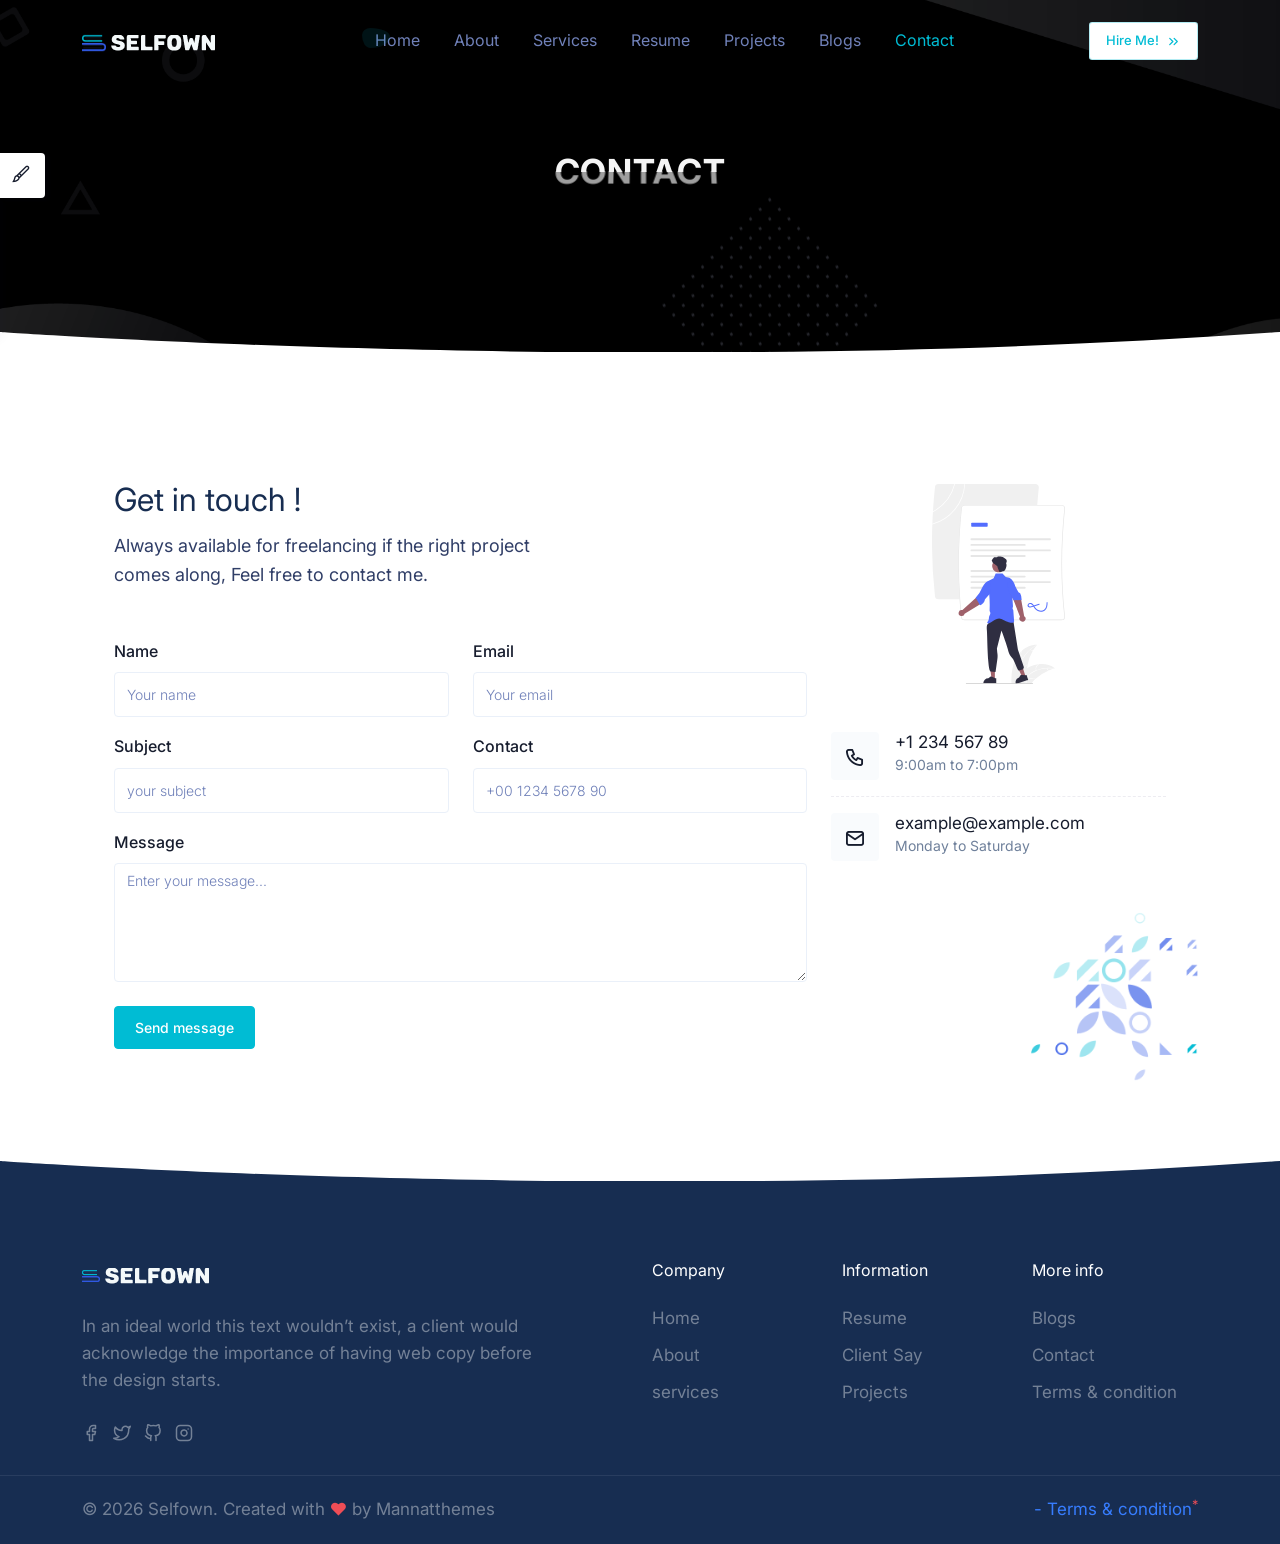
<file: contact.html>
<!DOCTYPE html>
<html lang="en">
    

<head>
        <meta charset="utf-8" />
        <title>Selfown </title>
        <meta name="viewport" content="width=device-width, initial-scale=1.0" />
        <meta name="description" content="Premium Bootstrap 5 Template" />
        <meta name="keywords" content="bootstrap 5, premium, marketing, multipurpose" />
        <meta content="Mannatthemes" name="author" />

        <!-- favicon -->
        <link rel="shortcut icon" href="images/favicon.ico" />

        <!-- css -->
        <link href="css/bootstrap.min.css" rel="stylesheet" type="text/css" />
        <link href="css/style.min.css" rel="stylesheet" type="text/css" />

        <!-- colors -->
        <link href="css/colors/default.css" rel="stylesheet" type="text/css" id="color-opt" />
    </head>

    <body>
        <!-- start navbar -->
        <nav class="navbar navbar-expand-lg fixed-top sticky light-active" id="navbar">
            <div class="container">
                <a href="index.html" class="navbar-brand">
                    <img src="images/logo-sm.png" class="logo-sm" alt="" height="24" />
                    <img src="images/logo-light.png" class="logo-light" alt="" height="16" />
                    <img src="images/logo-dark.png" class="logo-dark" alt="" height="16" />
                </a><!--end navbar-brand-->
                <a href="javascript:void(0)" class="navbar-toggler" data-bs-toggle="collapse" data-bs-target="#navbarNav" aria-controls="navbarNav" aria-expanded="false" aria-label="Toggle navigation">
                    <span class="navbar-toggle-icon"><i data-feather="menu"></i></span>
                </a><!--end navbar-toggler-->

                <div class="collapse navbar-collapse" id="navbarNav">
                    <ul class="navbar-nav mx-auto navbar-center mt-lg-0 mt-2">
                        <li class="nav-item">
                            <a class="nav-link" href="index.html">Home</a>
                        </li><!--end nav-item-->
                        <li class="nav-item">
                            <a class="nav-link " href="about.html">About</a>
                        </li><!--end nav-item-->
                        <li class="nav-item">
                            <a class="nav-link " href="services.html">Services</a>
                        </li><!--end nav-item-->                        
                        <li class="nav-item">
                            <a class="nav-link" href="resume.html">Resume</a>
                        </li><!--end nav-item-->
                        <li class="nav-item">
                            <a class="nav-link" href="projects.html">Projects</a>
                        </li><!--end nav-item-->
                        <li class="nav-item">
                            <a class="nav-link" href="blogs.html">Blogs</a>
                        </li><!--end nav-item-->
                        <li class="nav-item">
                            <a class="nav-link active" href="contact.html">Contact</a>
                        </li><!--end nav-item-->
                    </ul><!--end navbar-nav-->
                    <a href="#" class="btn btn-sm nav-btn text-primary mb-4 mb-lg-0">Hire Me! <i class="icon-xxs ms-1" data-feather="chevrons-right"></i></a>
                </div><!-- end #navbarNav -->
            </div><!-- end container -->
        </nav>
        <!-- end navbar -->

        <!-- start hero -->
        <section class="hero-one position-relative bg-black" id="about"  style="background-image: url(images/personal/main-bg.png); background-size: cover; background-position: center center;">
            <div class="container">
                <div class="row align-items-center justify-content-center py-100">
                    <div class="col-lg-7 text-center py-5 text-center">
                        <h5 class="head-title py-4" aria-label="Contact"></h5>                        
                    </div><!--end col-->                  
                </div><!--end row-->             
            </div><!-- end container -->
        </section>
        <!-- end hero -->
        <div class="position-relative">
            <div class="shape overflow-hidden text-white">
                <svg viewBox="0 0 2880 48" fill="none" xmlns="http://www.w3.org/2000/svg">
                    <path d="M0 48H1437.5H2880V0H2160C1442.5 52 720 0 720 0H0V48Z" fill="currentColor"></path>
                </svg>
            </div>
        </div>
        <!-- start resume -->
        <section class="section">
            <div class="container">     
                <div class="row">
                    <div class="col-12">
                        <div class="card bg-white"  style="background: url(images/personal/testi-pet.png); background-repeat: no-repeat; background-size: 15%; background-position: right bottom;">
                            <div class="card-body">
                                <div class="row">
                                    <div class="col-md-8">
                                        <h2 class="fs-2 fw-normal lh-1 text-dark mb-3">Get in touch !</h2>
                                        <p class="text-gray-700 fs-18 fs-lg mb-4 mb-md-5 ">Always available for freelancing if the right project <br> comes along, Feel free to contact me.</p>
                                        <form method="post" name="myForm" onsubmit="return validateForm()">
                                            <span id="error-msg"></span>
                                            <div class="row">
                                                <div class="col-md-6 mb-3">
                                                    <label class="fw-medium form-label fs-16" for="name">Name</label>
                                                    <input type="text" class="form-control" placeholder="Your name" id="name" />
                                                </div>
                                                <!-- end col -->
                                                <div class="col-md-6 mb-3">
                                                    <label class="fw-medium form-label  fs-16" for="email">Email</label>
                                                    <input type="email" class="form-control" placeholder="Your email" id="email" />
                                                </div>
                                                <!-- end col -->
                                                <div class="col-md-6 mb-3">
                                                    <label class="fw-medium form-label  fs-16" for="subject">Subject</label>
                                                    <input type="text" class="form-control" placeholder="your subject" id="subject" />
                                                </div>
                                                <!-- end col -->
                                                <div class="col-md-6 mb-3">
                                                    <label class="fw-medium form-label  fs-16" for="number">Contact</label>
                                                    <input type="text" class="form-control" placeholder="+00 1234 5678 90" id="number" />
                                                </div>
                                                <!-- end col -->
                                                <div class="col-12 mb-3">
                                                    <label class="fw-medium form-label  fs-16" for="comments">Message</label>
                                                    <textarea class="form-control" id="comments" placeholder="Enter your message..." rows="5"></textarea>
                                                </div>
                                                <!-- end col -->
                                                <div class="col-12">
                                                    <input type="submit" id="submit" name="send" class="btn btn-primary mt-2" value="Send message" />
                                                </div>
                                                <!-- end col -->
                                            </div><!--end row-->
                                        </form><!-- end form -->
                                    </div><!-- end col -->
                                    <div class="col-md-4">
                                        <img src="images/personal/contact.svg" alt="" height="200" class=" mx-auto d-block mb-5">
                                        <div class="d-flex">
                                            <div class="bg-light d-flex justify-content-center align-items-center thumb-lg  rounded">
                                                <i class="ti ti-phone fs-22"></i>
                                            </div>
                                            <div class="align-self-center ms-3">
                                                <span class="d-block lh-1">+1 234 567 89</span>
                                                <span class="text-muted fs-14 mt-n2">9:00am to 7:00pm</span>
                                            </div>
                                        </div>
                                        <hr class="hr-dashed my-3">
                                        <div class="d-flex">
                                            <div class="bg-light d-flex justify-content-center align-items-center thumb-lg  rounded">
                                                <i class="ti ti-mail fs-22"></i>
                                            </div>
                                            <div class="align-self-center ms-3">
                                                <span class="d-block lh-1">example@example.com</span>
                                                <span class="text-muted fs-14 mt-n2">Monday to Saturday</span>
                                            </div>
                                        </div>
                                    </div><!--end col-->
                                </div><!-- end row -->  
                            </div><!--end card-body-->
                        </div><!--end card-->
                    </div><!-- end col -->
                </div><!-- end row -->
            </div><!-- end container -->
        </section>
        <!-- end resume -->

        
        
        
        <div class="position-relative">
            <div class="shape overflow-hidden bg-footer">
                <svg viewBox="0 0 2880 48" fill="none" xmlns="http://www.w3.org/2000/svg">
                    <path d="M0 48H1437.5H2880V0H2160C1442.5 52 720 0 720 0H0V48Z" fill="currentColor"></path>
                </svg>
            </div>
        </div>

        <!-- start footer -->
        <footer class="footer">
            <div class="container">
                <div class="row">
                    <div class="col-lg-5 border-e-dashed">
                        <a href="index.html">
                            <img src="images/logo-sm.png" alt="" height="18" />
                            <img src="images/logo-light.png" alt="" height="16" />
                        </a>
                        <p class="my-4">In an ideal world this text wouldn’t exist, 
                            a client would acknowledge the importance of having web 
                            copy before the design starts.
                        </p>
                        <ul class="list-unstyled footer-social mb-0 mt-sm-0 mt-3">
                            <li class="list-inline-item">
                                <a href="#"> <i class="icon-xs" data-feather="facebook"></i> </a>
                            </li>
                            <li class="list-inline-item">
                                <a href="#"> <i class="icon-xs" data-feather="twitter"></i> </a>
                            </li>
                            <li class="list-inline-item">
                                <a href="#"> <i class="icon-xs" data-feather="github"></i> </a>
                            </li>
                            <li class="list-inline-item">
                                <a href="#"> <i class="icon-xs" data-feather="instagram"></i> </a>
                            </li>
                        </ul>
                    </div><!-- end col -->
                    <div class="col-lg-6 offset-lg-1">
                        <div class="row">
                            <div class="col-md-4">
                                <h6 class="text-footer mb-4 mt-sm-0 mt-5">Company</h6>
                                <ul class="list-unstyled footer-list">
                                    <li><a href="#home">Home</a></li>
                                    <li><a href="#about">About</a></li>
                                    <li><a href="#services">services</a></li>
                                    
                                </ul>
                            </div><!-- end col -->
                            <div class="col-md-4">
                                <h6 class="text-footer mb-4 mt-sm-0 mt-4">Information</h6>
                                <ul class="list-unstyled footer-list">
                                    <li><a href="#resume">Resume</a></li>
                                    <li><a href="#review">Client Say</a></li>
                                    <li><a href="#projects">Projects</a></li>                                    
                                    
                                </ul>
                            </div><!-- end col -->
                            <div class="col-md-4">
                                <h6 class="text-footer mb-4 mt-sm-0 mt-4">More info</h6>
                                <ul class="list-unstyled footer-list">
                                    <li><a href="#blogs">Blogs</a></li>
                                    <li><a href="#contact">Contact</a></li>
                                    <li><a href="#">Terms & condition</a></li>
                                </ul>
                            </div><!-- end col -->
                        </div><!-- end row -->
                    </div><!-- end col -->
                </div><!-- end row -->
            </div>
            <!-- end container -->
        </footer>
        <!-- end footer -->

        <!-- start footer alter -->
        <div class="footer-alt">
            <div class="container">
                <div class="row">
                    <div class="col-sm-6">
                        <p> &copy; <script>
                            document.write(new Date().getFullYear())
                        </script> Selfown. Created with <i class="las la-heart text-danger"></i> by Mannatthemes</p>
                    </div>
                    <div class="col-sm-6 text-sm-end">
                        <ul class="list-inline mb-0">
                            <li class="list-inline-item"><a href="#">- Terms & condition<sup class="text-danger">*</sup></a></li>
                        </ul>
                    </div>
                </div>
                <!-- end row -->
            </div>
            <!-- end container -->
        </div>
        <!-- end footer alter -->

        <!-- Style switcher -->
        <div id="style-switcher" onclick="toggleSwitcher()">
            <div>
                <h3 class="fw-medium mb-0">Select Your Choice</h3>
                <hr class="hr-dashed my-3">
                <ul class="pattern">
                    <li>
                        <a class="color1" href="javascript: void(0);" onclick="setColor('default')"></a>
                    </li>
                    <li>
                        <a class="color2" href="javascript: void(0);" onclick="setColor('info')"></a>
                    </li>
                    <li>
                        <a class="color3" href="javascript: void(0);" onclick="setColor('warning')"></a>
                    </li>
                    <li>
                        <a class="color4" href="javascript: void(0);" onclick="setColor('orange')"></a>
                    </li>
                    <li>
                        <a class="color5" href="javascript: void(0);" onclick="setColor('purple')"></a>
                    </li>
                    <li>
                        <a class="color6" href="javascript: void(0);" onclick="setColor('success')"></a>
                    </li>
                </ul>
            </div>
            <div class="bottom">
                <a href="javascript: void(0);" class="settings rounded-end"><i class="las la-paint-brush fs-22"></i></a>
            </div>
        </div>
        <!-- end Style switcher -->

        <script src="js/bootstrap.bundle.min.js"></script>

        <script src="js/feather.js"></script>

        <script src="js/app.js"></script>
    </body>


</html>
</file>
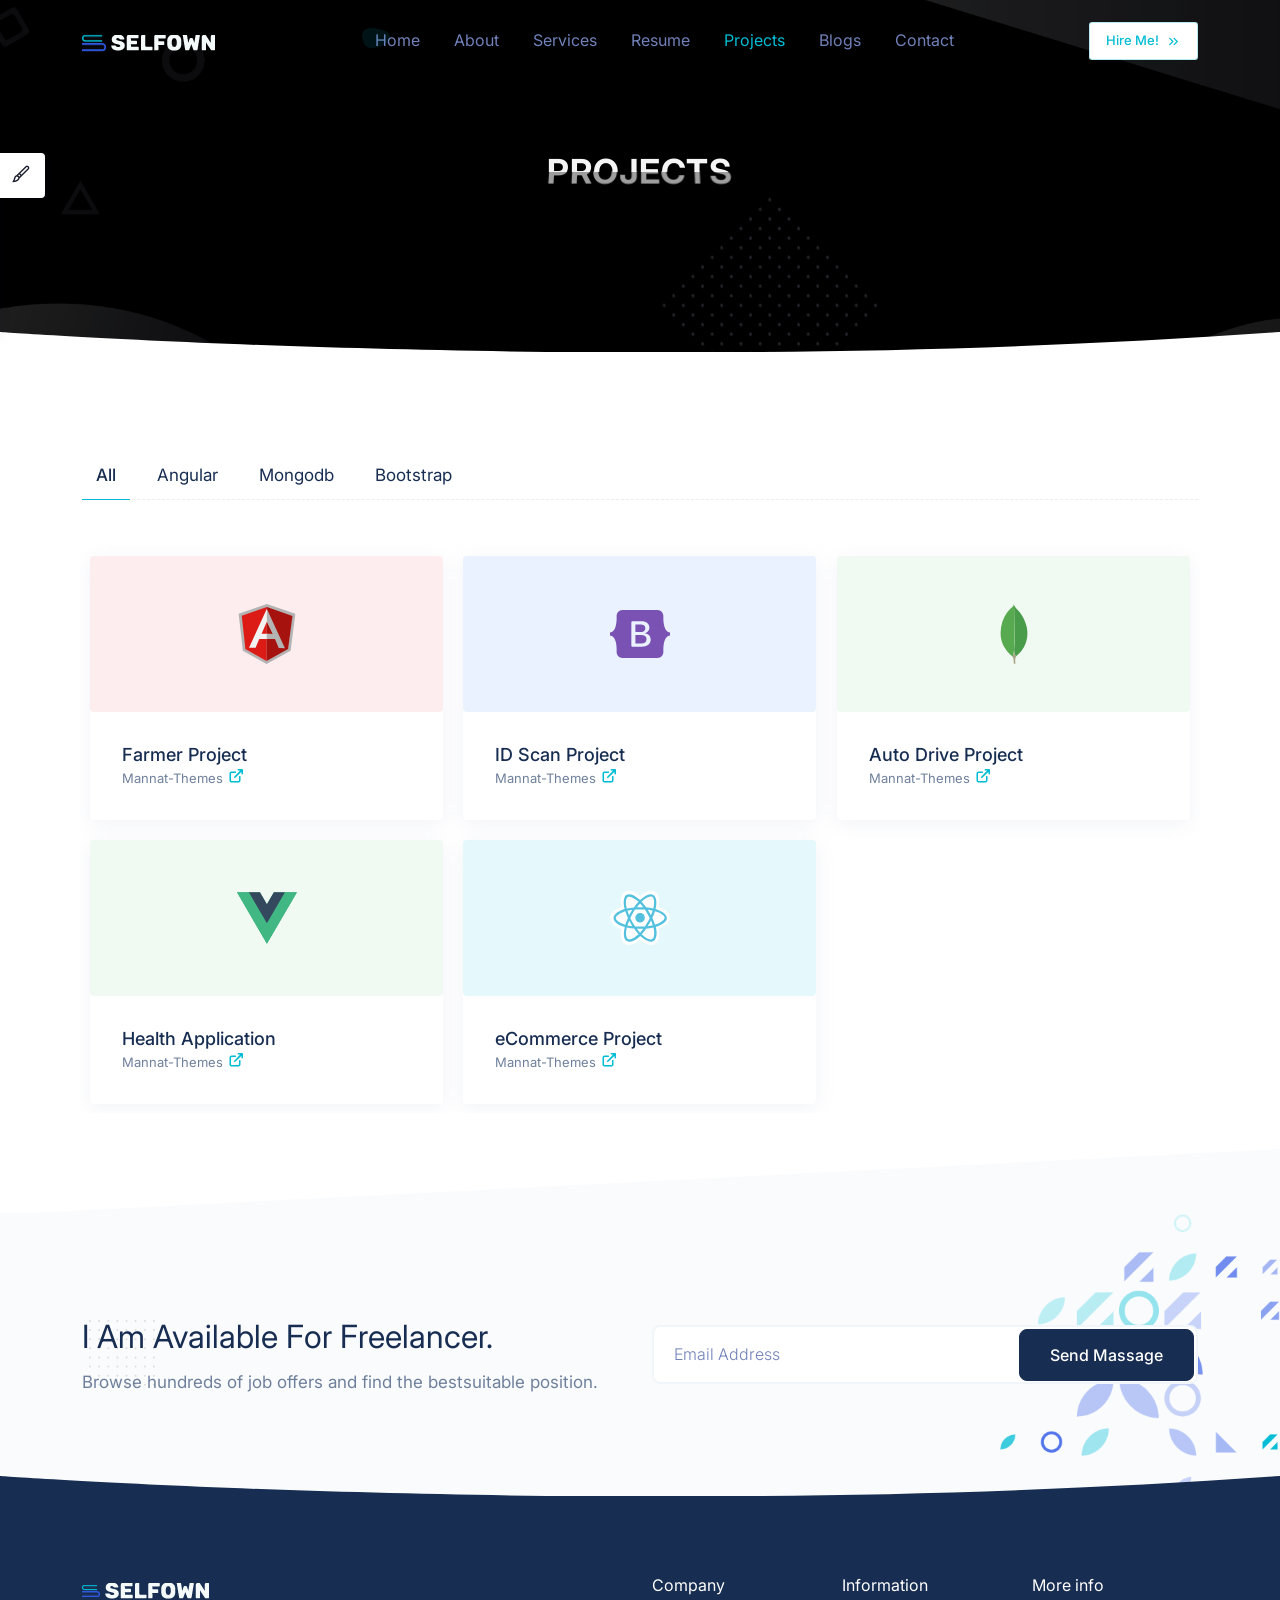
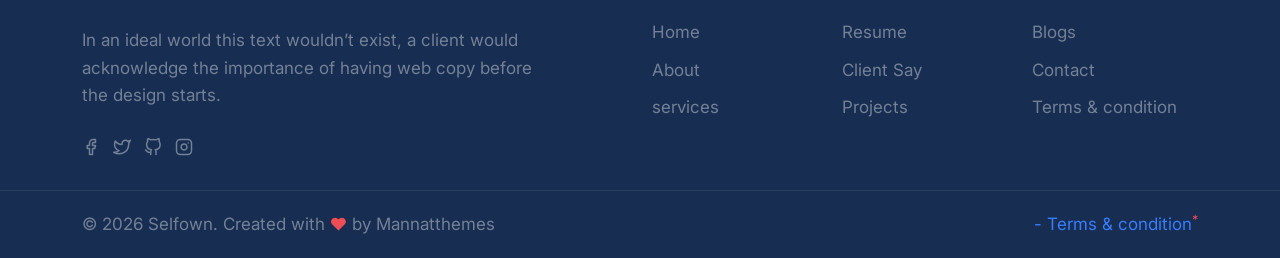
<file: projects.html>
<!DOCTYPE html>
<html lang="en">
    

<head>
        <meta charset="utf-8" />
        <title>Selfown </title>
        <meta name="viewport" content="width=device-width, initial-scale=1.0" />
        <meta name="description" content="Premium Bootstrap 5 Template" />
        <meta name="keywords" content="bootstrap 5, premium, marketing, multipurpose" />
        <meta content="Mannatthemes" name="author" />

        <!-- favicon -->
        <link rel="shortcut icon" href="images/favicon.ico" />

        <!-- css -->
        <link href="css/bootstrap.min.css" rel="stylesheet" type="text/css" />
        <link href="css/style.min.css" rel="stylesheet" type="text/css" />

        <!-- colors -->
        <link href="css/colors/default.css" rel="stylesheet" type="text/css" id="color-opt" />
    </head>

    <body>
        <!-- start navbar -->
        <nav class="navbar navbar-expand-lg fixed-top sticky light-active" id="navbar">
            <div class="container">
                <a href="index.html" class="navbar-brand">
                    <img src="images/logo-sm.png" class="logo-sm" alt="" height="24" />
                    <img src="images/logo-light.png" class="logo-light" alt="" height="16" />
                    <img src="images/logo-dark.png" class="logo-dark" alt="" height="16" />
                </a><!--end navbar-brand-->
                <a href="javascript:void(0)" class="navbar-toggler" data-bs-toggle="collapse" data-bs-target="#navbarNav" aria-controls="navbarNav" aria-expanded="false" aria-label="Toggle navigation">
                    <span class="navbar-toggle-icon"><i data-feather="menu"></i></span>
                </a><!--end navbar-toggler-->

                <div class="collapse navbar-collapse" id="navbarNav">
                    <ul class="navbar-nav mx-auto navbar-center mt-lg-0 mt-2">
                        <li class="nav-item">
                            <a class="nav-link" href="index.html">Home</a>
                        </li><!--end nav-item-->
                        <li class="nav-item">
                            <a class="nav-link " href="about.html">About</a>
                        </li><!--end nav-item-->
                        <li class="nav-item">
                            <a class="nav-link " href="services.html">Services</a>
                        </li><!--end nav-item-->                        
                        <li class="nav-item">
                            <a class="nav-link" href="resume.html">Resume</a>
                        </li><!--end nav-item-->
                        <li class="nav-item">
                            <a class="nav-link active" href="projects.html">Projects</a>
                        </li><!--end nav-item-->
                        <li class="nav-item">
                            <a class="nav-link" href="blogs.html">Blogs</a>
                        </li><!--end nav-item-->
                        <li class="nav-item">
                            <a class="nav-link" href="contact.html">Contact</a>
                        </li><!--end nav-item-->
                    </ul><!--end navbar-nav-->
                    <a href="#" class="btn btn-sm nav-btn text-primary mb-4 mb-lg-0">Hire Me! <i class="icon-xxs ms-1" data-feather="chevrons-right"></i></a>
                </div><!-- end #navbarNav -->
            </div><!-- end container -->
        </nav>
        <!-- end navbar -->

        <!-- start hero -->
        <section class="hero-one position-relative bg-black" id="about"  style="background-image: url(images/personal/main-bg.png); background-size: cover; background-position: center center;">
            <div class="container">
                <div class="row align-items-center justify-content-center py-100">
                    <div class="col-lg-7 text-center py-5 text-center">
                        <h5 class="head-title py-4" aria-label="Projects"></h5>                        
                    </div><!--end col-->                  
                </div><!--end row-->             
            </div><!-- end container -->
        </section>
        <!-- end hero -->
        <div class="position-relative">
            <div class="shape overflow-hidden text-white">
                <svg viewBox="0 0 2880 48" fill="none" xmlns="http://www.w3.org/2000/svg">
                    <path d="M0 48H1437.5H2880V0H2160C1442.5 52 720 0 720 0H0V48Z" fill="currentColor"></path>
                </svg>
            </div>
        </div>
        <!-- start resume -->
        <section class="section">
            <div class="container">     
                <div class="row">                    
                    <div class="col-12 filters-group-wrap">
                        <div class="filters-group mb-5">                            
                            <ul class="mb-0 list-unstyled filter-options filter-tab">
                                <li class="list-inline-item position-relative text-dark active" data-group="all">All</li>
                                <li class="list-inline-item position-relative text-dark" data-group="angular">Angular</li>
                                <li class="list-inline-item position-relative text-dark" data-group="mongodb">Mongodb</li>
                                <li class="list-inline-item position-relative text-dark" data-group="bootstrap">Bootstrap</li>
                            </ul>
                        </div>
                    </div><!--end col-->
                </div><!--end row-->
                <div class="row d-flex  g-1 justify-content-center" id="grid">
                    <div class="col-lg-4 col-md-6 picture-item" data-groups='["angular", "bootstrap"]'>
                        <div class="card rounded shadow border-0 m-2">
                            <div class="text-center bg-soft-alt-danger py-5 rounded">
                                <img src="images/logos/Angular.svg" alt="" class="thumb-xl rounded">
                            </div>
                            <div class="card-body p-4 m-2">
                                <h5 class="text-dark fs-18 fw-medium m-0">Farmer Project</h5>
                                <p class="text-muted mb-0 fs-13">Mannat-Themes <a href="#"><i class="ti ti-external-link fs-18 text-primary"></i></a></p>
                            </div><!-- end card-body -->
                        </div><!-- end card -->
                    </div><!-- end col -->
                    <div class="col-lg-4 col-md-6 picture-item" data-groups='["bootstrap"]'>
                        <div class="card rounded shadow border-0 m-2">
                            <div class="text-center bg-soft-alt-info py-5 rounded">
                                <img src="images/logos/bootstrap.svg" alt="" class="thumb-xl rounded">
                            </div>
                            <div class="card-body p-4 m-2">
                                <h5 class="text-dark fs-18 fw-medium m-0">ID Scan Project</h5>
                                <p class="text-muted mb-0 fs-13">Mannat-Themes <a href="#"><i class="ti ti-external-link fs-18 text-primary"></i></a></p>
                            </div><!-- end card-body -->                            
                        </div><!-- end card -->
                    </div><!-- end col -->
                    <div class="col-lg-4 col-md-6 picture-item" data-groups='["mongodb", "vue", "angular"]'>
                        <div class="card rounded shadow border-0 m-2">
                            <div class="text-center bg-soft-alt-success py-5 rounded">
                                <img src="images/logos/mongodb.svg" alt="" class="thumb-xl rounded">
                            </div>
                            <div class="card-body p-4 m-2">
                                <h5 class="text-dark fs-18 fw-medium m-0">Auto Drive Project</h5>
                                <p class="text-muted mb-0 fs-13">Mannat-Themes <a href="#"><i class="ti ti-external-link fs-18 text-primary"></i></a></p>
                            </div><!-- end card-body -->                            
                        </div><!-- end card -->
                    </div><!-- end col --> 
                    <div class="col-lg-4 col-md-6 picture-item" data-groups='["vue"]'>
                        <div class="card rounded shadow border-0 m-2">
                            <div class="text-center bg-soft-alt-success py-5 rounded">
                                <img src="images/logos/vue.svg" alt="" class="thumb-xl rounded">
                            </div>
                            <div class="card-body p-4 m-2">
                                <h5 class="text-dark fs-18 fw-medium m-0">Health Application</h5>
                                <p class="text-muted mb-0 fs-13">Mannat-Themes <a href="#"><i class="ti ti-external-link fs-18 text-primary"></i></a></p>
                            </div><!-- end card-body --> 
                        </div><!-- end card -->
                    </div><!-- end col -->
                    <div class="col-lg-4 col-md-6 picture-item" data-groups='["react", "angular"]'>
                        <div class="card rounded shadow border-0 m-2">
                            <div class="text-center bg-soft-alt-primary py-5 rounded">
                                <img src="images/logos/react.svg" alt="" class="thumb-xl rounded">
                            </div>
                            <div class="card-body p-4 m-2">
                                <h5 class="text-dark fs-18 fw-medium m-0">eCommerce Project</h5>
                                <p class="text-muted mb-0 fs-13">Mannat-Themes <a href="#"><i class="ti ti-external-link fs-18 text-primary"></i></a></p>
                            </div><!-- end card-body -->                             
                        </div><!-- end card -->
                    </div><!-- end col -->                    
                </div><!-- end row -->
            </div><!-- end container -->
        </section>
        <!-- end resume -->

        
        
        <div class="position-relative"> 
            <div class="shape overflow-hidden text-light"> 
                <svg viewBox="0 0 2880 150" fill="none" xmlns="http://www.w3.org/2000/svg"> <path d="M110 105L2160 0H2880V150H0V105H110Z" fill="currentColor"></path> </svg>
            </div>
        </div>
        
        
        <section class="section bg-light cta-pettern">
            <div class="container">            
                <div class="row align-items-center">
                    <div class="col-lg-6">
                        <div class="pattern-1 position-absolute">
                            <img src="images/p-1.svg" alt="" class="" height="80">
                        </div>
                        <h2 class="text-dark" style="line-height: 1.5; position: relative;">I Am Available For Freelancer.</h2>
                        <p class="text-muted mb-0">Browse hundreds of job offers and find the bestsuitable position.</p>
                    </div><!--end col--> 
                    <div class="col-lg-6 ml-auto">
                        <div class="cta-search">
                            <form class="position-relative">
                                <input type="email" placeholder="Email Address" required="">
                                <button type="submit" class="btn btn-dark">Send Massage</button>
                            </form>
                        </div>
                    </div><!--end col--> 
                </div><!--end row--> 
            </div><!--end container--> 
        </section>
        


        <div class="position-relative">
            <div class="shape overflow-hidden bg-footer">
                <svg viewBox="0 0 2880 48" fill="none" xmlns="http://www.w3.org/2000/svg">
                    <path d="M0 48H1437.5H2880V0H2160C1442.5 52 720 0 720 0H0V48Z" fill="currentColor"></path>
                </svg>
            </div>
        </div>

        <!-- start footer -->
        <footer class="footer">
            <div class="container">
                <div class="row">
                    <div class="col-lg-5 border-e-dashed">
                        <a href="index.html">
                            <img src="images/logo-sm.png" alt="" height="18" />
                            <img src="images/logo-light.png" alt="" height="16" />
                        </a>
                        <p class="my-4">In an ideal world this text wouldn’t exist, 
                            a client would acknowledge the importance of having web 
                            copy before the design starts.
                        </p>
                        <ul class="list-unstyled footer-social mb-0 mt-sm-0 mt-3">
                            <li class="list-inline-item">
                                <a href="#"> <i class="icon-xs" data-feather="facebook"></i> </a>
                            </li>
                            <li class="list-inline-item">
                                <a href="#"> <i class="icon-xs" data-feather="twitter"></i> </a>
                            </li>
                            <li class="list-inline-item">
                                <a href="#"> <i class="icon-xs" data-feather="github"></i> </a>
                            </li>
                            <li class="list-inline-item">
                                <a href="#"> <i class="icon-xs" data-feather="instagram"></i> </a>
                            </li>
                        </ul>
                    </div><!-- end col -->
                    <div class="col-lg-6 offset-lg-1">
                        <div class="row">
                            <div class="col-md-4">
                                <h6 class="text-footer mb-4 mt-sm-0 mt-5">Company</h6>
                                <ul class="list-unstyled footer-list">
                                    <li><a href="#home">Home</a></li>
                                    <li><a href="#about">About</a></li>
                                    <li><a href="#services">services</a></li>
                                    
                                </ul>
                            </div><!-- end col -->
                            <div class="col-md-4">
                                <h6 class="text-footer mb-4 mt-sm-0 mt-4">Information</h6>
                                <ul class="list-unstyled footer-list">
                                    <li><a href="#resume">Resume</a></li>
                                    <li><a href="#review">Client Say</a></li>
                                    <li><a href="#projects">Projects</a></li>                                    
                                    
                                </ul>
                            </div><!-- end col -->
                            <div class="col-md-4">
                                <h6 class="text-footer mb-4 mt-sm-0 mt-4">More info</h6>
                                <ul class="list-unstyled footer-list">
                                    <li><a href="#blogs">Blogs</a></li>
                                    <li><a href="#contact">Contact</a></li>
                                    <li><a href="#">Terms & condition</a></li>
                                </ul>
                            </div><!-- end col -->
                        </div><!-- end row -->
                    </div><!-- end col -->
                </div><!-- end row -->
            </div>
            <!-- end container -->
        </footer>
        <!-- end footer -->

        <!-- start footer alter -->
        <div class="footer-alt">
            <div class="container">
                <div class="row">
                    <div class="col-sm-6">
                        <p> &copy; <script>
                            document.write(new Date().getFullYear())
                        </script> Selfown. Created with <i class="las la-heart text-danger"></i> by Mannatthemes</p>
                    </div>
                    <div class="col-sm-6 text-sm-end">
                        <ul class="list-inline mb-0">
                            <li class="list-inline-item"><a href="#">- Terms & condition<sup class="text-danger">*</sup></a></li>
                        </ul>
                    </div>
                </div>
                <!-- end row -->
            </div>
            <!-- end container -->
        </div>
        <!-- end footer alter -->

        <!-- Style switcher -->
        <div id="style-switcher" onclick="toggleSwitcher()">
            <div>
                <h3 class="fw-medium mb-0">Select Your Choice</h3>
                <hr class="hr-dashed my-3">
                <ul class="pattern">
                    <li>
                        <a class="color1" href="javascript: void(0);" onclick="setColor('default')"></a>
                    </li>
                    <li>
                        <a class="color2" href="javascript: void(0);" onclick="setColor('info')"></a>
                    </li>
                    <li>
                        <a class="color3" href="javascript: void(0);" onclick="setColor('warning')"></a>
                    </li>
                    <li>
                        <a class="color4" href="javascript: void(0);" onclick="setColor('orange')"></a>
                    </li>
                    <li>
                        <a class="color5" href="javascript: void(0);" onclick="setColor('purple')"></a>
                    </li>
                    <li>
                        <a class="color6" href="javascript: void(0);" onclick="setColor('success')"></a>
                    </li>
                </ul>
            </div>
            <div class="bottom">
                <a href="javascript: void(0);" class="settings rounded-end"><i class="las la-paint-brush fs-22"></i></a>
            </div>
        </div>
        <!-- end Style switcher -->

        <script src="js/bootstrap.bundle.min.js"></script>

        <script src="js/feather.js"></script>
        <script src="js/shuffle.min.js"></script>
        <script src="js/projects.init.js"></script>

        <script src="js/app.js"></script>
    </body>


</html>
</file>
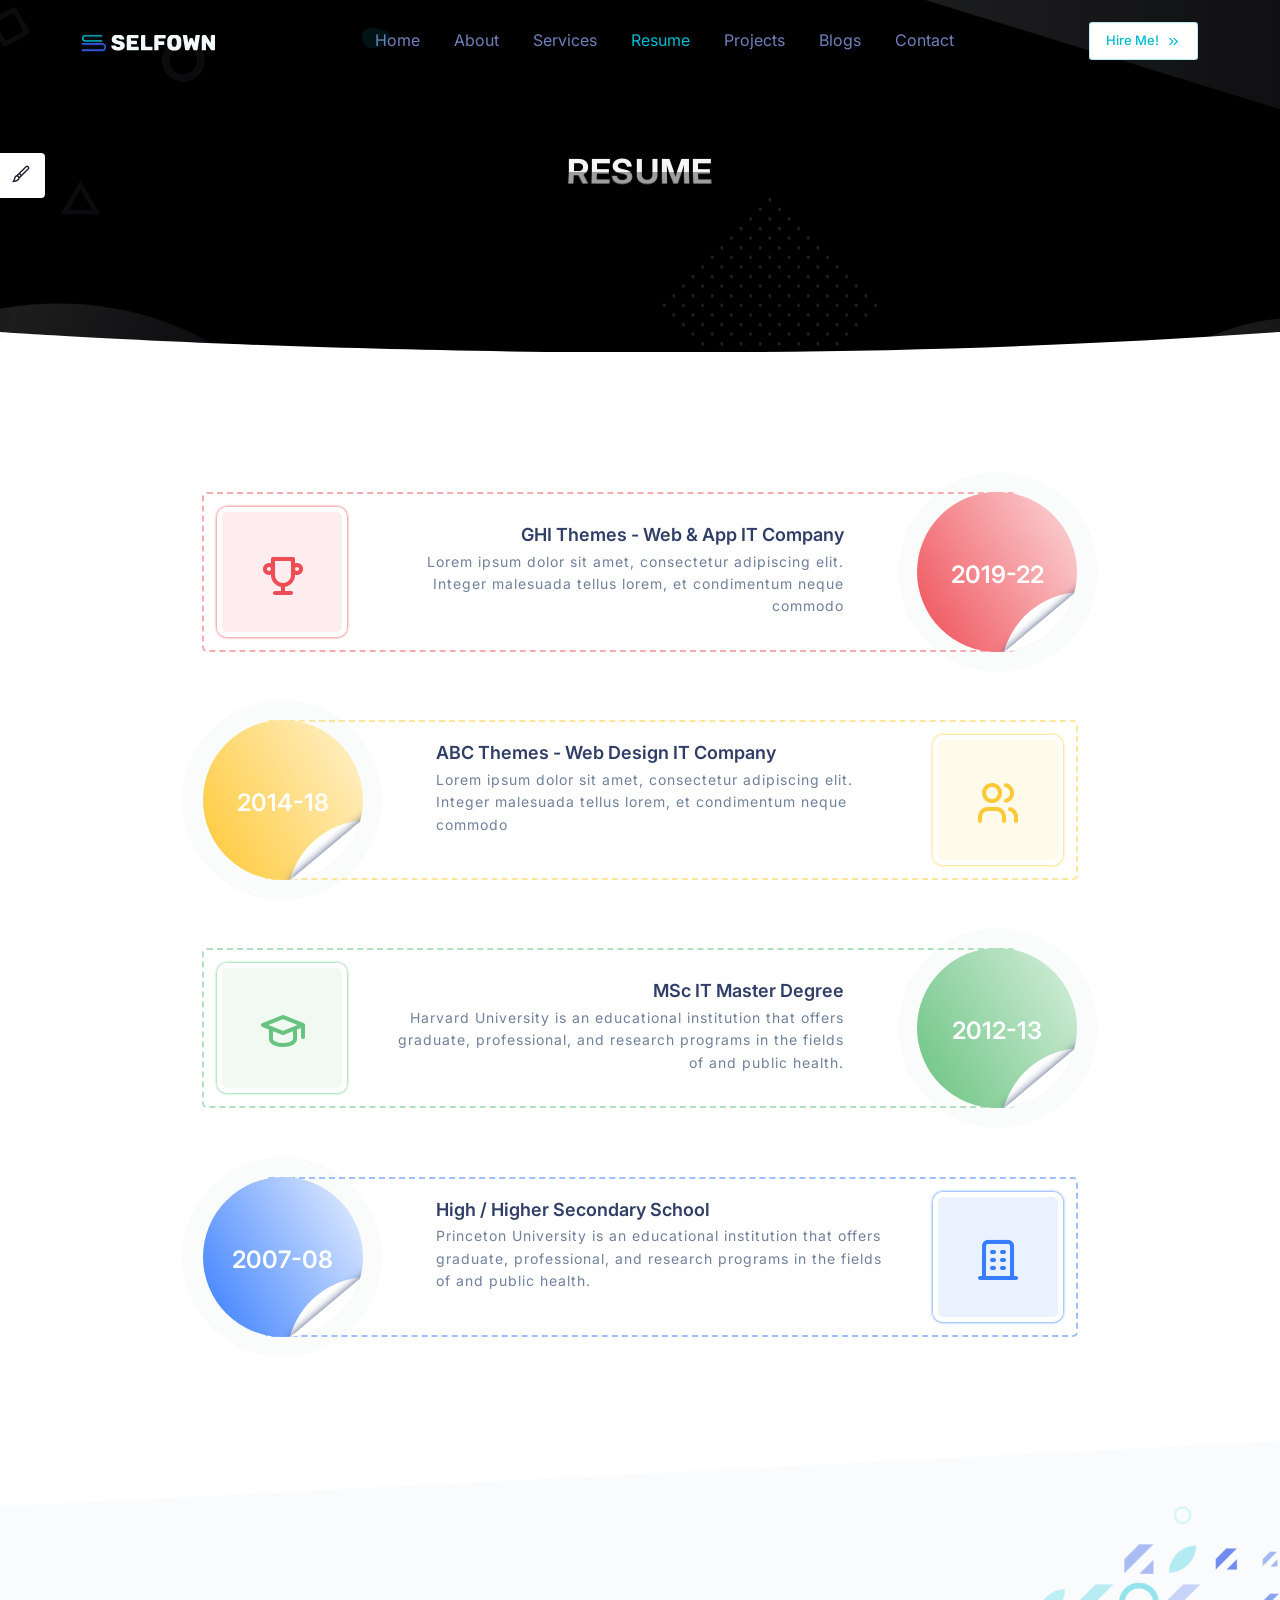
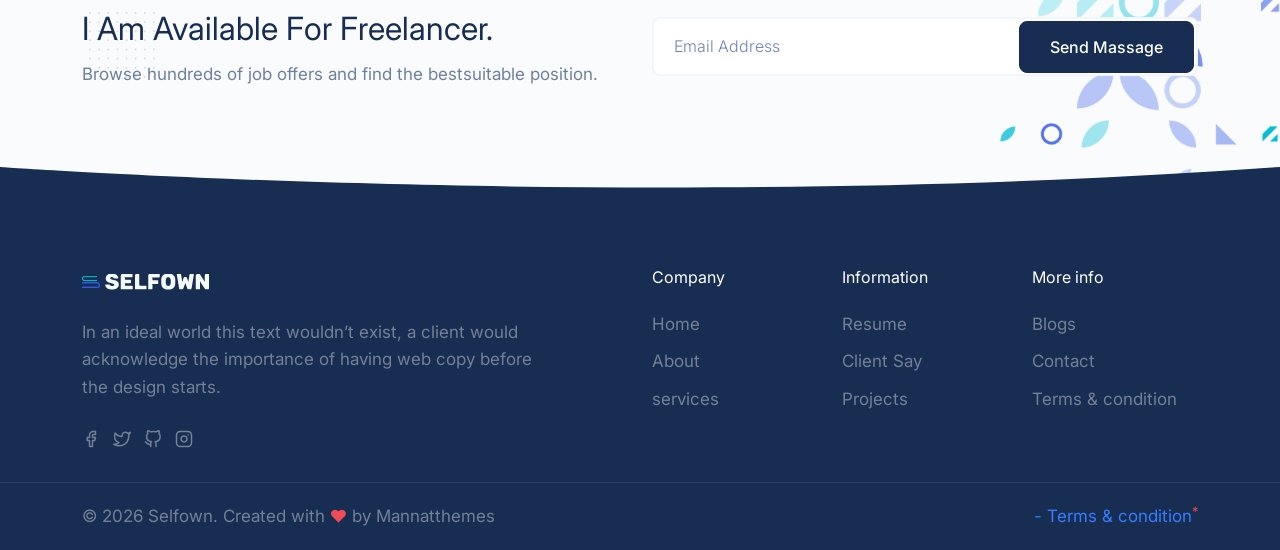
<file: resume.html>
<!DOCTYPE html>
<html lang="en">
    

<head>
        <meta charset="utf-8" />
        <title>Selfown </title>
        <meta name="viewport" content="width=device-width, initial-scale=1.0" />
        <meta name="description" content="Premium Bootstrap 5 Template" />
        <meta name="keywords" content="bootstrap 5, premium, marketing, multipurpose" />
        <meta content="Mannatthemes" name="author" />

        <!-- favicon -->
        <link rel="shortcut icon" href="images/favicon.ico" />

        <!-- css -->
        <link href="css/bootstrap.min.css" rel="stylesheet" type="text/css" />
        <link href="css/style.min.css" rel="stylesheet" type="text/css" />

        <!-- colors -->
        <link href="css/colors/default.css" rel="stylesheet" type="text/css" id="color-opt" />
    </head>

    <body>
        <!-- start navbar -->
        <nav class="navbar navbar-expand-lg fixed-top sticky light-active" id="navbar">
            <div class="container">
                <a href="index.html" class="navbar-brand">
                    <img src="images/logo-sm.png" class="logo-sm" alt="" height="24" />
                    <img src="images/logo-light.png" class="logo-light" alt="" height="16" />
                    <img src="images/logo-dark.png" class="logo-dark" alt="" height="16" />
                </a><!--end navbar-brand-->
                <a href="javascript:void(0)" class="navbar-toggler" data-bs-toggle="collapse" data-bs-target="#navbarNav" aria-controls="navbarNav" aria-expanded="false" aria-label="Toggle navigation">
                    <span class="navbar-toggle-icon"><i data-feather="menu"></i></span>
                </a><!--end navbar-toggler-->

                <div class="collapse navbar-collapse" id="navbarNav">
                    <ul class="navbar-nav mx-auto navbar-center mt-lg-0 mt-2">
                        <li class="nav-item">
                            <a class="nav-link" href="index.html">Home</a>
                        </li><!--end nav-item-->
                        <li class="nav-item">
                            <a class="nav-link " href="about.html">About</a>
                        </li><!--end nav-item-->
                        <li class="nav-item">
                            <a class="nav-link " href="services.html">Services</a>
                        </li><!--end nav-item-->                        
                        <li class="nav-item">
                            <a class="nav-link active" href="resume.html">Resume</a>
                        </li><!--end nav-item-->
                        <li class="nav-item">
                            <a class="nav-link" href="projects.html">Projects</a>
                        </li><!--end nav-item-->
                        <li class="nav-item">
                            <a class="nav-link" href="blogs.html">Blogs</a>
                        </li><!--end nav-item-->
                        <li class="nav-item">
                            <a class="nav-link" href="contact.html">Contact</a>
                        </li><!--end nav-item-->
                    </ul><!--end navbar-nav-->
                    <a href="#" class="btn btn-sm nav-btn text-primary mb-4 mb-lg-0">Hire Me! <i class="icon-xxs ms-1" data-feather="chevrons-right"></i></a>
                </div><!-- end #navbarNav -->
            </div><!-- end container -->
        </nav>
        <!-- end navbar -->

        <!-- start hero -->
        <section class="hero-one position-relative bg-black" id="about"  style="background-image: url(images/personal/main-bg.png); background-size: cover; background-position: center center;">
            <div class="container">
                <div class="row align-items-center justify-content-center py-100">
                    <div class="col-lg-7 text-center py-5 text-center">
                        <h5 class="head-title py-4" aria-label="Resume"></h5>                        
                    </div><!--end col-->                  
                </div><!--end row-->             
            </div><!-- end container -->
        </section>
        <!-- end hero -->
        <div class="position-relative">
            <div class="shape overflow-hidden text-white">
                <svg viewBox="0 0 2880 48" fill="none" xmlns="http://www.w3.org/2000/svg">
                    <path d="M0 48H1437.5H2880V0H2160C1442.5 52 720 0 720 0H0V48Z" fill="currentColor"></path>
                </svg>
            </div>
        </div>
        <!-- start resume -->
        <section class="section">
            <div class="container">     
                <div class="row">
                    <div class="col-12">
                        <div class="row">
                            <div class="col-12">
                                <div class="main-timeline">
                                    <div class="timeline">
                                        <a href="#" class="timeline-content">
                                            <div class="timeline-icon">
                                                <i class="ti ti-trophy"></i>
                                            </div>
                                            <div class="inner-content">
                                                <h3 class="title">GHI Themes - Web & App IT Company</h3>
                                                <p class="description">
                                                    Lorem ipsum dolor sit amet, consectetur adipiscing elit. Integer malesuada tellus lorem, et condimentum neque commodo
                                                </p>
                                            </div>
                                            <div class="timeline-year"><span>2019-22</span></div>
                                        </a>
                                    </div>
                                    <div class="timeline">
                                        <a href="#" class="timeline-content">
                                            <div class="timeline-icon">
                                                <i class="ti ti-users"></i>
                                            </div>
                                            <div class="inner-content">
                                                <h3 class="title">ABC themes - Web Design IT Company</h3>
                                                <p class="description">
                                                    Lorem ipsum dolor sit amet, consectetur adipiscing elit. Integer malesuada tellus lorem, et condimentum neque commodo
                                                </p>
                                            </div>
                                            <div class="timeline-year"><span>2014-18</span></div>
                                        </a>
                                    </div>
                                    <div class="timeline">
                                        <a href="#" class="timeline-content">
                                            <div class="timeline-icon">
                                                <i class="ti ti-school"></i>
                                            </div>
                                            <div class="inner-content">
                                                <h3 class="title">MSc IT Master Degree</h3>
                                                <p class="description">
                                                    Harvard University is an educational institution that offers graduate, professional, and research programs in the fields of and public health.
                                                </p>
                                            </div>
                                            <div class="timeline-year"><span>2012-13</span></div>
                                        </a>
                                    </div>
                                    <div class="timeline">
                                        <a href="#" class="timeline-content">
                                            <div class="timeline-icon">
                                                <i class="ti ti-building"></i>
                                            </div>
                                            <div class="inner-content">
                                                <h3 class="title">High / Higher secondary school</h3>
                                                <p class="description">
                                                    Princeton University is an educational institution that offers graduate, professional, and research programs in the fields of and public health.
                                                </p>
                                            </div>
                                            <div class="timeline-year"><span>2007-08</span></div>
                                        </a>
                                    </div>
                                </div>
                            </div><!-- end col -->                                                       
                        </div><!-- end row -->
                        
                    </div><!-- end col -->
                </div><!-- end row -->
            </div><!-- end container -->
        </section>
        <!-- end resume -->

        
        
        <div class="position-relative"> 
            <div class="shape overflow-hidden text-light"> 
                <svg viewBox="0 0 2880 150" fill="none" xmlns="http://www.w3.org/2000/svg"> <path d="M110 105L2160 0H2880V150H0V105H110Z" fill="currentColor"></path> </svg>
            </div>
        </div>
        
        
        <section class="section bg-light cta-pettern">
            <div class="container">            
                <div class="row align-items-center">
                    <div class="col-lg-6">
                        <div class="pattern-1 position-absolute">
                            <img src="images/p-1.svg" alt="" class="" height="80">
                        </div>
                        <h2 class="text-dark" style="line-height: 1.5; position: relative;">I Am Available For Freelancer.</h2>
                        <p class="text-muted mb-0">Browse hundreds of job offers and find the bestsuitable position.</p>
                    </div><!--end col--> 
                    <div class="col-lg-6 ml-auto">
                        <div class="cta-search">
                            <form class="position-relative">
                                <input type="email" placeholder="Email Address" required="">
                                <button type="submit" class="btn btn-dark">Send Massage</button>
                            </form>
                        </div>
                    </div><!--end col--> 
                </div><!--end row--> 
            </div><!--end container--> 
        </section>
        


        <div class="position-relative">
            <div class="shape overflow-hidden bg-footer">
                <svg viewBox="0 0 2880 48" fill="none" xmlns="http://www.w3.org/2000/svg">
                    <path d="M0 48H1437.5H2880V0H2160C1442.5 52 720 0 720 0H0V48Z" fill="currentColor"></path>
                </svg>
            </div>
        </div>

        <!-- start footer -->
        <footer class="footer">
            <div class="container">
                <div class="row">
                    <div class="col-lg-5 border-e-dashed">
                        <a href="index.html">
                            <img src="images/logo-sm.png" alt="" height="18" />
                            <img src="images/logo-light.png" alt="" height="16" />
                        </a>
                        <p class="my-4">In an ideal world this text wouldn’t exist, 
                            a client would acknowledge the importance of having web 
                            copy before the design starts.
                        </p>
                        <ul class="list-unstyled footer-social mb-0 mt-sm-0 mt-3">
                            <li class="list-inline-item">
                                <a href="#"> <i class="icon-xs" data-feather="facebook"></i> </a>
                            </li>
                            <li class="list-inline-item">
                                <a href="#"> <i class="icon-xs" data-feather="twitter"></i> </a>
                            </li>
                            <li class="list-inline-item">
                                <a href="#"> <i class="icon-xs" data-feather="github"></i> </a>
                            </li>
                            <li class="list-inline-item">
                                <a href="#"> <i class="icon-xs" data-feather="instagram"></i> </a>
                            </li>
                        </ul>
                    </div><!-- end col -->
                    <div class="col-lg-6 offset-lg-1">
                        <div class="row">
                            <div class="col-md-4">
                                <h6 class="text-footer mb-4 mt-sm-0 mt-5">Company</h6>
                                <ul class="list-unstyled footer-list">
                                    <li><a href="#home">Home</a></li>
                                    <li><a href="#about">About</a></li>
                                    <li><a href="#services">services</a></li>
                                    
                                </ul>
                            </div><!-- end col -->
                            <div class="col-md-4">
                                <h6 class="text-footer mb-4 mt-sm-0 mt-4">Information</h6>
                                <ul class="list-unstyled footer-list">
                                    <li><a href="#resume">Resume</a></li>
                                    <li><a href="#review">Client Say</a></li>
                                    <li><a href="#projects">Projects</a></li>                                    
                                    
                                </ul>
                            </div><!-- end col -->
                            <div class="col-md-4">
                                <h6 class="text-footer mb-4 mt-sm-0 mt-4">More info</h6>
                                <ul class="list-unstyled footer-list">
                                    <li><a href="#blogs">Blogs</a></li>
                                    <li><a href="#contact">Contact</a></li>
                                    <li><a href="#">Terms & condition</a></li>
                                </ul>
                            </div><!-- end col -->
                        </div><!-- end row -->
                    </div><!-- end col -->
                </div><!-- end row -->
            </div>
            <!-- end container -->
        </footer>
        <!-- end footer -->

        <!-- start footer alter -->
        <div class="footer-alt">
            <div class="container">
                <div class="row">
                    <div class="col-sm-6">
                        <p> &copy; <script>
                            document.write(new Date().getFullYear())
                        </script> Selfown. Created with <i class="las la-heart text-danger"></i> by Mannatthemes</p>
                    </div>
                    <div class="col-sm-6 text-sm-end">
                        <ul class="list-inline mb-0">
                            <li class="list-inline-item"><a href="#">- Terms & condition<sup class="text-danger">*</sup></a></li>
                        </ul>
                    </div>
                </div>
                <!-- end row -->
            </div>
            <!-- end container -->
        </div>
        <!-- end footer alter -->

        <!-- Style switcher -->
        <div id="style-switcher" onclick="toggleSwitcher()">
            <div>
                <h3 class="fw-medium mb-0">Select Your Choice</h3>
                <hr class="hr-dashed my-3">
                <ul class="pattern">
                    <li>
                        <a class="color1" href="javascript: void(0);" onclick="setColor('default')"></a>
                    </li>
                    <li>
                        <a class="color2" href="javascript: void(0);" onclick="setColor('info')"></a>
                    </li>
                    <li>
                        <a class="color3" href="javascript: void(0);" onclick="setColor('warning')"></a>
                    </li>
                    <li>
                        <a class="color4" href="javascript: void(0);" onclick="setColor('orange')"></a>
                    </li>
                    <li>
                        <a class="color5" href="javascript: void(0);" onclick="setColor('purple')"></a>
                    </li>
                    <li>
                        <a class="color6" href="javascript: void(0);" onclick="setColor('success')"></a>
                    </li>
                </ul>
            </div>
            <div class="bottom">
                <a href="javascript: void(0);" class="settings rounded-end"><i class="las la-paint-brush fs-22"></i></a>
            </div>
        </div>
        <!-- end Style switcher -->

        <script src="js/bootstrap.bundle.min.js"></script>

        <script src="js/feather.js"></script>

        <script src="js/app.js"></script>
    </body>


</html>
</file>
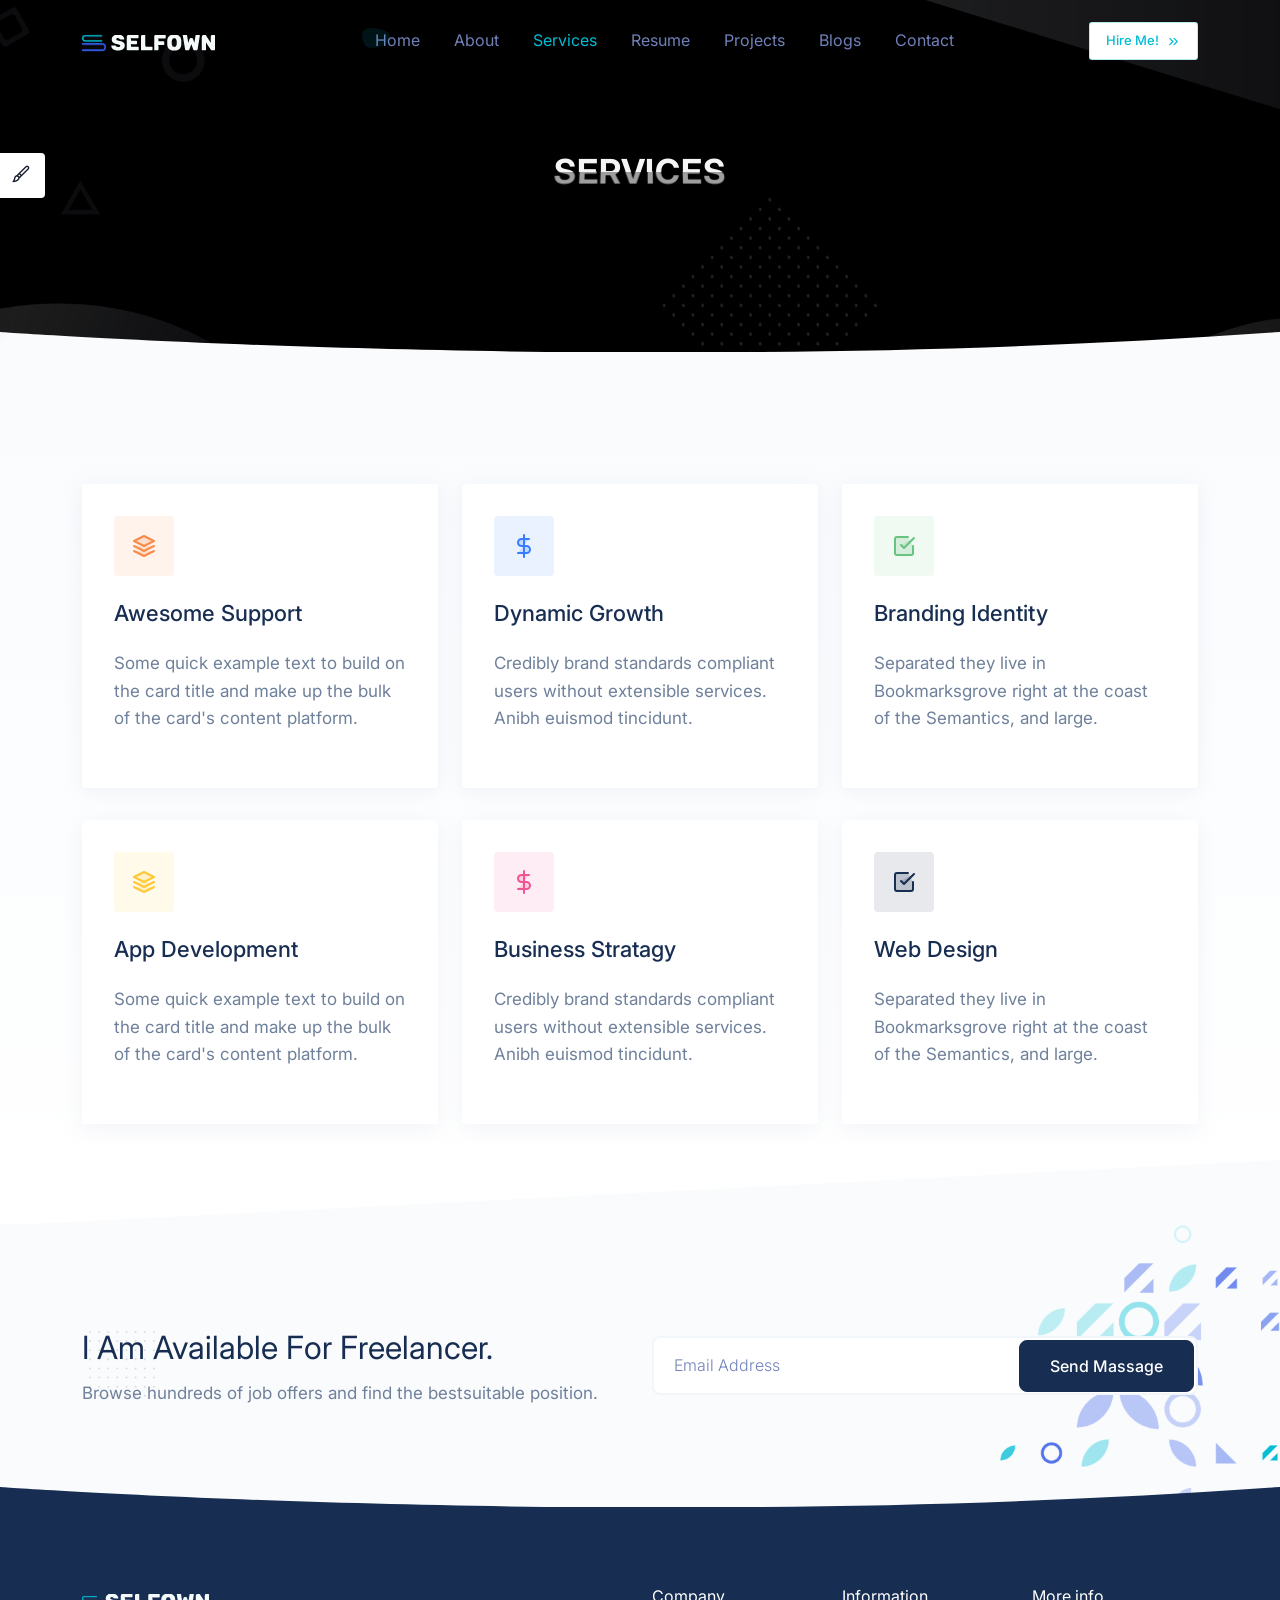
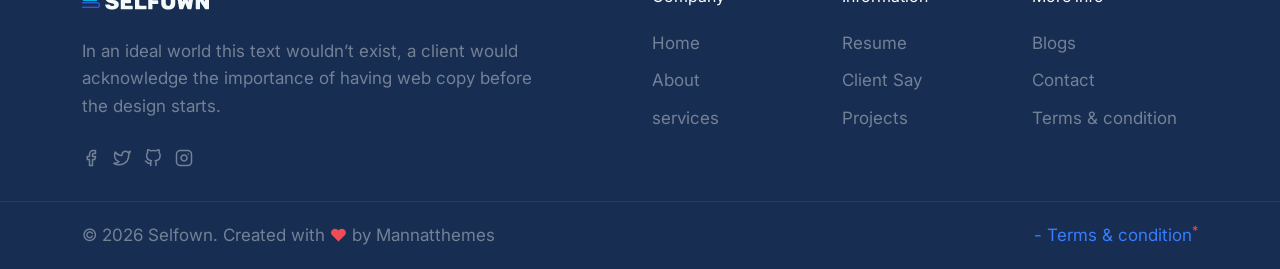
<file: services.html>
<!DOCTYPE html>
<html lang="en">
    

<head>
        <meta charset="utf-8" />
        <title>Selfown</title>
        <meta name="viewport" content="width=device-width, initial-scale=1.0" />
        <meta name="description" content="Premium Bootstrap 5 Template" />
        <meta name="keywords" content="bootstrap 5, premium, marketing, multipurpose" />
        <meta content="Mannatthemes" name="author" />

        <!-- favicon -->
        <link rel="shortcut icon" href="images/favicon.ico" />

        <!-- css -->
        <link href="css/bootstrap.min.css" rel="stylesheet" type="text/css" />
        <link href="css/style.min.css" rel="stylesheet" type="text/css" />

        <!-- colors -->
        <link href="css/colors/default.css" rel="stylesheet" type="text/css" id="color-opt" />
    </head>

    <body>
        <!-- start navbar -->
        <nav class="navbar navbar-expand-lg fixed-top sticky light-active" id="navbar">
            <div class="container">
                <a href="index.html" class="navbar-brand">
                    <img src="images/logo-sm.png" class="logo-sm" alt="" height="24" />
                    <img src="images/logo-light.png" class="logo-light" alt="" height="16" />
                    <img src="images/logo-dark.png" class="logo-dark" alt="" height="16" />
                </a><!--end navbar-brand-->
                <a href="javascript:void(0)" class="navbar-toggler" data-bs-toggle="collapse" data-bs-target="#navbarNav" aria-controls="navbarNav" aria-expanded="false" aria-label="Toggle navigation">
                    <span class="navbar-toggle-icon"><i data-feather="menu"></i></span>
                </a><!--end navbar-toggler-->

                <div class="collapse navbar-collapse" id="navbarNav">
                    <ul class="navbar-nav mx-auto navbar-center mt-lg-0 mt-2">
                        <li class="nav-item">
                            <a class="nav-link" href="index.html">Home</a>
                        </li><!--end nav-item-->
                        <li class="nav-item">
                            <a class="nav-link " href="about.html">About</a>
                        </li><!--end nav-item-->
                        <li class="nav-item">
                            <a class="nav-link active" href="services.html">Services</a>
                        </li><!--end nav-item-->                        
                        <li class="nav-item">
                            <a class="nav-link" href="resume.html">Resume</a>
                        </li><!--end nav-item-->
                        <li class="nav-item">
                            <a class="nav-link" href="projects.html">Projects</a>
                        </li><!--end nav-item-->
                        <li class="nav-item">
                            <a class="nav-link" href="blogs.html">Blogs</a>
                        </li><!--end nav-item-->
                        <li class="nav-item">
                            <a class="nav-link" href="contact.html">Contact</a>
                        </li><!--end nav-item-->
                    </ul><!--end navbar-nav-->
                    <a href="#" class="btn btn-sm nav-btn text-primary mb-4 mb-lg-0">Hire Me! <i class="icon-xxs ms-1" data-feather="chevrons-right"></i></a>
                </div><!-- end #navbarNav -->
            </div><!-- end container -->
        </nav>
        <!-- end navbar -->

        <!-- start hero -->
        <section class="hero-one position-relative bg-black" id="about"  style="background-image: url(images/personal/main-bg.png); background-size: cover; background-position: center center;">
            <div class="container">
                <div class="row align-items-center justify-content-center py-100">
                    <div class="col-lg-7 text-center py-5 text-center">
                        <h5 class="head-title py-4" aria-label="Services"></h5>                        
                    </div><!--end col-->                  
                </div><!--end row-->             
            </div><!-- end container -->
        </section>
        <!-- end hero -->
        <div class="position-relative">
            <div class="shape overflow-hidden text-light">
                <svg viewBox="0 0 2880 48" fill="none" xmlns="http://www.w3.org/2000/svg">
                    <path d="M0 48H1437.5H2880V0H2160C1442.5 52 720 0 720 0H0V48Z" fill="currentColor"></path>
                </svg>
            </div>
        </div>
        <!-- start services -->
        <section class="section bg-gradient-light-white">
            <div class="container">
                <div class="row">
                    <div class="col-lg-4 col-md-6 mt-4 pt-2">
                        <div class="card rounded shadow border-0">
                            <div class="card-body p-4 m-2">
                                <div class="bg-soft-alt-orange d-flex justify-content-center align-items-center thumb-xl  rounded">
                                    <i data-feather="layers" class="align-self-center svg-orange icon-md"></i>  
                                </div>
                                <h5 class="text-dark fs-22 fw-medium my-4">Awesome Support</h5>
                                <p class="text-muted pb-4">Some quick example text to build on the card title and make up the bulk of the card's content platform.</p>
                            </div><!-- end card-body -->
                        </div><!-- end card -->
                    </div><!-- end col -->
                    <div class="col-lg-4 col-md-6 mt-4 pt-2">
                        <div class="card rounded shadow  border-0">
                            <div class="card-body p-4 m-2">
                                <div class="bg-soft-alt-info d-flex justify-content-center align-items-center thumb-xl  rounded">
                                    <i data-feather="dollar-sign" class="align-self-center svg-info icon-md"></i>  
                                </div>
                                <h5 class="text-dark fs-22 fw-medium my-4">Dynamic Growth</h5>
                                <p class="text-muted pb-4">Credibly brand standards compliant users without extensible services. Anibh euismod tincidunt.</p>
                            </div><!-- end card-body -->
                        </div><!-- end card -->
                    </div><!-- end col -->
                    <div class="col-lg-4 col-md-6 mt-4 pt-2">
                        <div class="card rounded shadow  border-0">
                            <div class="card-body p-4 m-2">
                                <div class="bg-soft-alt-success d-flex justify-content-center align-items-center thumb-xl  rounded">
                                    <i data-feather="check-square" class="align-self-center svg-success icon-md"></i>  
                                </div>
                                <h5 class="text-dark fs-22 fw-medium my-4">Branding Identity</h5>
                                <p class="text-muted pb-4">Separated they live in Bookmarksgrove right at the coast of the Semantics, and large.</p>
                            </div><!-- end card-body -->
                        </div><!-- end card -->
                    </div><!-- end col -->
                    <div class="col-lg-4 col-md-6 mt-4 pt-2">
                        <div class="card rounded shadow border-0">
                            <div class="card-body p-4 m-2">
                                <div class="bg-soft-alt-warning d-flex justify-content-center align-items-center thumb-xl  rounded">
                                    <i data-feather="layers" class="align-self-center svg-warning icon-md"></i>  
                                </div>
                                <h5 class="text-dark fs-22 fw-medium my-4">App Development</h5>
                                <p class="text-muted pb-4">Some quick example text to build on the card title and make up the bulk of the card's content platform.</p>
                            </div><!-- end card-body -->
                        </div><!-- end card -->
                    </div><!-- end col -->
                    <div class="col-lg-4 col-md-6 mt-4 pt-2">
                        <div class="card rounded shadow  border-0">
                            <div class="card-body p-4 m-2">
                                <div class="bg-soft-alt-pink d-flex justify-content-center align-items-center thumb-xl  rounded">
                                    <i data-feather="dollar-sign" class="align-self-center svg-pink icon-md"></i>  
                                </div>
                                <h5 class="text-dark fs-22 fw-medium my-4">Business Stratagy</h5>
                                <p class="text-muted pb-4">Credibly brand standards compliant users without extensible services. Anibh euismod tincidunt.</p>
                            </div><!-- end card-body -->
                        </div><!-- end card -->
                    </div><!-- end col -->
                    <div class="col-lg-4 col-md-6 mt-4 pt-2">
                        <div class="card rounded shadow  border-0">
                            <div class="card-body p-4 m-2">
                                <div class="bg-soft-alt-dark d-flex justify-content-center align-items-center thumb-xl  rounded">
                                    <i data-feather="check-square" class="align-self-center svg-dark icon-md"></i>  
                                </div>
                                <h5 class="text-dark fs-22 fw-medium my-4">Web Design</h5>
                                <p class="text-muted pb-4">Separated they live in Bookmarksgrove right at the coast of the Semantics, and large.</p>
                            </div><!-- end card-body -->
                        </div><!-- end card -->
                    </div><!-- end col -->
                </div><!-- end row -->
            </div><!-- end container -->
        </section>
        <!-- end services -->
        
        <div class="position-relative"> 
            <div class="shape overflow-hidden text-light"> 
                <svg viewBox="0 0 2880 150" fill="none" xmlns="http://www.w3.org/2000/svg"> <path d="M110 105L2160 0H2880V150H0V105H110Z" fill="currentColor"></path> </svg>
            </div>
        </div>        
        
        <section class="section bg-light cta-pettern">
            <div class="container">            
                <div class="row align-items-center">
                    <div class="col-lg-6">
                        <div class="pattern-1 position-absolute">
                            <img src="images/p-1.svg" alt="" class="" height="80">
                        </div>
                        <h2 class="text-dark" style="line-height: 1.5; position: relative;">I Am Available For Freelancer.</h2>
                        <p class="text-muted mb-0">Browse hundreds of job offers and find the bestsuitable position.</p>
                    </div><!--end col--> 
                    <div class="col-lg-6 ml-auto">
                        <div class="cta-search">
                            <form class="position-relative">
                                <input type="email" placeholder="Email Address" required="">
                                <button type="submit" class="btn btn-dark">Send Massage</button>
                            </form>
                        </div>
                    </div><!--end col--> 
                </div><!--end row--> 
            </div><!--end container--> 
        </section>

        <div class="position-relative">
            <div class="shape overflow-hidden bg-footer">
                <svg viewBox="0 0 2880 48" fill="none" xmlns="http://www.w3.org/2000/svg">
                    <path d="M0 48H1437.5H2880V0H2160C1442.5 52 720 0 720 0H0V48Z" fill="currentColor"></path>
                </svg>
            </div>
        </div>

        <!-- start footer -->
        <footer class="footer">
            <div class="container">
                <div class="row">
                    <div class="col-lg-5 border-e-dashed">
                        <a href="index.html">
                            <img src="images/logo-sm.png" alt="" height="18" />
                            <img src="images/logo-light.png" alt="" height="16" />
                        </a>
                        <p class="my-4">In an ideal world this text wouldn’t exist, 
                            a client would acknowledge the importance of having web 
                            copy before the design starts.
                        </p>
                        <ul class="list-unstyled footer-social mb-0 mt-sm-0 mt-3">
                            <li class="list-inline-item">
                                <a href="#"> <i class="icon-xs" data-feather="facebook"></i> </a>
                            </li>
                            <li class="list-inline-item">
                                <a href="#"> <i class="icon-xs" data-feather="twitter"></i> </a>
                            </li>
                            <li class="list-inline-item">
                                <a href="#"> <i class="icon-xs" data-feather="github"></i> </a>
                            </li>
                            <li class="list-inline-item">
                                <a href="#"> <i class="icon-xs" data-feather="instagram"></i> </a>
                            </li>
                        </ul>
                    </div><!-- end col -->
                    <div class="col-lg-6 offset-lg-1">
                        <div class="row">
                            <div class="col-md-4">
                                <h6 class="text-footer mb-4 mt-sm-0 mt-5">Company</h6>
                                <ul class="list-unstyled footer-list">
                                    <li><a href="#home">Home</a></li>
                                    <li><a href="#about">About</a></li>
                                    <li><a href="#services">services</a></li>
                                    
                                </ul>
                            </div><!-- end col -->
                            <div class="col-md-4">
                                <h6 class="text-footer mb-4 mt-sm-0 mt-4">Information</h6>
                                <ul class="list-unstyled footer-list">
                                    <li><a href="#resume">Resume</a></li>
                                    <li><a href="#review">Client Say</a></li>
                                    <li><a href="#projects">Projects</a></li>                                    
                                    
                                </ul>
                            </div><!-- end col -->
                            <div class="col-md-4">
                                <h6 class="text-footer mb-4 mt-sm-0 mt-4">More info</h6>
                                <ul class="list-unstyled footer-list">
                                    <li><a href="#blogs">Blogs</a></li>
                                    <li><a href="#contact">Contact</a></li>
                                    <li><a href="#">Terms & condition</a></li>
                                </ul>
                            </div><!-- end col -->
                        </div><!-- end row -->
                    </div><!-- end col -->
                </div><!-- end row -->
            </div>
            <!-- end container -->
        </footer>
        <!-- end footer -->

        <!-- start footer alter -->
        <div class="footer-alt">
            <div class="container">
                <div class="row">
                    <div class="col-sm-6">
                        <p> &copy; <script>
                            document.write(new Date().getFullYear())
                        </script> Selfown. Created with <i class="las la-heart text-danger"></i> by Mannatthemes</p>
                    </div>
                    <div class="col-sm-6 text-sm-end">
                        <ul class="list-inline mb-0">
                            <li class="list-inline-item"><a href="#">- Terms & condition<sup class="text-danger">*</sup></a></li>
                        </ul>
                    </div>
                </div>
                <!-- end row -->
            </div>
            <!-- end container -->
        </div>
        <!-- end footer alter -->

        <!-- Style switcher -->
        <div id="style-switcher" onclick="toggleSwitcher()">
            <div>
                <h3 class="fw-medium mb-0">Select Your Choice</h3>
                <hr class="hr-dashed my-3">
                <ul class="pattern">
                    <li>
                        <a class="color1" href="javascript: void(0);" onclick="setColor('default')"></a>
                    </li>
                    <li>
                        <a class="color2" href="javascript: void(0);" onclick="setColor('info')"></a>
                    </li>
                    <li>
                        <a class="color3" href="javascript: void(0);" onclick="setColor('warning')"></a>
                    </li>
                    <li>
                        <a class="color4" href="javascript: void(0);" onclick="setColor('orange')"></a>
                    </li>
                    <li>
                        <a class="color5" href="javascript: void(0);" onclick="setColor('purple')"></a>
                    </li>
                    <li>
                        <a class="color6" href="javascript: void(0);" onclick="setColor('success')"></a>
                    </li>
                </ul>
            </div>
            <div class="bottom">
                <a href="javascript: void(0);" class="settings rounded-end"><i class="las la-paint-brush fs-22"></i></a>
            </div>
        </div>
        <!-- end Style switcher -->

        <script src="js/bootstrap.bundle.min.js"></script>

        <script src="js/feather.js"></script>

        <script src="js/app.js"></script>
    </body>


</html>
</file>
<file: css/colors/default.css>
/* color */
.text-primary,
.btn-outline-primary,
.bg-soft-primary,
.navbar .navbar-nav .nav-item .nav-link:hover,
.navbar .navbar-nav .nav-item .nav-link:focus,
.navbar .navbar-nav .nav-item .nav-link.active,
.nav-sticky .navbar-nav .nav-item .nav-link:hover,
.nav-sticky .navbar-nav .nav-item .nav-link:active,
.nav-sticky .navbar-nav .nav-item .nav-link:focus,
.nav-sticky .navbar-nav .nav-item .nav-link.active,
.client-carousel .carousel-control-next:after,
.client-carousel .carousel-control-prev:after{
    color: #00bcd4 !important;
}

/* background-color */
.bg-primary,
.btn-primary,
.btn-primary:hover, .btn-primary:focus, .btn-primary:active, .btn-primary.active, .btn-soft-primary:hover,
.btn-outline-primary:hover, .btn-outline-primary:focus, .btn-outline-primary:active, .btn-outline-primary.active,
.nav-sticky .nav-btn {
    background-color: #00bcd4 !important;
}

/* border */
.btn-primary,
.btn-outline-primary,
.nav-sticky .nav-btn {
    border: 1px solid #00bcd4 !important;
}

.navbar .navbar-nav .nav-item .nav-link.active::before,
.client-carousel .carousel-control-prev, 
.client-carousel .carousel-control-next,
.bg-soft-primary {
    background-color: rgba(0, 188, 212, 0.1);
}
.btn-soft-primary {
    background-color: rgba(0, 188, 212, 0.1);
    color: #00bcd4;
}

.navbar .nav-btn{
    border: 1px solid rgba(0, 188, 212, 0.3);
}

.svg-primary {
    fill: rgba(0, 188, 212, 0.2);
    color: #00bcd4;
}
.filter-tab li.active{
    border-bottom: 1px solid #00bcd4;
}

.lines .line{
    background:  rgba(0, 188, 212, 0.1);
}
.lines .line:after{
    background: -webkit-gradient(linear, left top, left bottom, from(rgba(0, 0, 0, 0)), color-stop(75%, #00bcd4), to(#00bcd4));
    background: linear-gradient(to bottom, rgba(0, 0, 0, 0) 0%, #00bcd4 75%, #00bcd4 100%);
}
</file>
<file: css/style.min.css>
﻿@import"https://fonts.googleapis.com/css2?family=Frank+Ruhl+Libre:wght@300;400;500;700&amp;display=swap";@import"https://fonts.googleapis.com/css2?family=Inter:wght@200;300;400;500;600;700&amp;display=swap";body{font-family:"Inter",sans-serif;color:#161c2d;background:#fff;line-height:1.6;font-size:17px}html{scroll-padding-top:66px}a{text-decoration:none !important;outline:none;color:#161c2d;font-family:"Inter",sans-serif}a:hover{color:#161c2d}p{margin-bottom:0px}h1,h2,h3,h4,h5,h6{font-family:"Inter",sans-serif;font-weight:400}.row>*{position:relative}@media(min-width: 1200px){.container{max-width:1140px}}.shape{position:absolute;pointer-events:none;right:0;bottom:0;left:0}.shape>svg{transform:scale(2);width:100%;height:auto;transform-origin:top center}.divider{background:#fff}.divider.divider-side{position:absolute;z-index:3;top:0;height:100%;width:2.5vw;max-width:100px}.divider.divider-side:first-child{left:48px}.transform-scale{transform-origin:48px 60px;transform:scale(2.1) skew(-12deg, 0deg)}#particles-js{width:100%;height:100%;background-position:50% 50%;position:absolute;top:0;left:0;z-index:0}.filter-tab{border-bottom:1px dashed #edecf1}.filter-tab li{padding:10px 14px;cursor:pointer}.filter-tab li.active{font-weight:500;margin-bottom:-1px}.lines{position:absolute;top:0;left:0;right:0;height:100%;margin:auto;width:100%;z-index:0}.lines .line{position:absolute;width:1px;height:100%;top:0;left:50%;background:rgba(0,0,0,.1);overflow:hidden}.lines .line:after{content:"";display:block;position:absolute;height:15vh;width:100%;top:-50%;left:0;background:-webkit-gradient(linear, left top, left bottom, from(rgba(0, 0, 0, 0)), color-stop(75%, #f78c4b), to(#f78c4b));background:linear-gradient(to bottom, rgba(0, 0, 0, 0) 0%, #f78c4b 75%, #f78c4b 100%);animation:run 7s 0s infinite;animation-fill-mode:forwards;animation-timing-function:cubic-bezier(0.4, 0.26, 0, 0.97)}.lines .line:nth-child(1){margin-left:-25%}.lines .line:nth-child(1):after{animation-delay:2s}.lines .line:nth-child(3){margin-left:25%}.lines .line:nth-child(3):after{-webkit-animation-delay:2.5s;animation-delay:2.5s}@-webkit-keyframes run{0%{top:-50%}100%{top:110%}}@keyframes run{0%{top:-50%}100%{top:110%}}.bg-text{position:absolute;top:30%;left:50%;transform:translate(-50%, -50%)}.bg-text h1{font-size:70px;color:rgb(241.35,245.9,250.45)}.head-title{position:relative;font-size:calc(2.5px + 2.5vw);font-weight:700;color:#f5f5f5;letter-spacing:.02em;text-transform:uppercase;perspective:500px}.head-title::before,.head-title::after{content:attr(aria-label);position:absolute;transform:translate(-50%, -50%);text-shadow:.01em .01em .01em rgba(0,0,0,.3)}.head-title::before{animation:floatAbove 3.5s ease-in-out infinite;-webkit-clip-path:polygon(0% 0%, 100% 0%, 100% 50%, 0% 50%);clip-path:polygon(0% 0%, 100% 0%, 100% 50%, 0% 50%)}.head-title::after{opacity:.65;filter:blur(0.02em);transform:translate(-50%, -50%) rotateX(21deg);animation:floatBelow 3.5s ease-in-out infinite;-webkit-clip-path:polygon(0% 50%, 100% 50%, 100% 100%, 0% 100%);clip-path:polygon(0% 50%, 100% 50%, 100% 100%, 0% 100%)}@keyframes floatAbove{50%{transform:translate(-50%, -60%);-webkit-clip-path:polygon(0% 0%, 100% 0%, 100% 60%, 0% 60%);clip-path:polygon(0% 0%, 100% 0%, 100% 60%, 0% 60%)}}@keyframes floatBelow{50%{transform:translate(-50%, -60%) rotateX(10deg);-webkit-clip-path:polygon(0% 60%, 100% 60%, 100% 100%, 0% 100%);clip-path:polygon(0% 60%, 100% 60%, 100% 100%, 0% 100%)}}.font-secondary{font-family:"Frank Ruhl Libre",sans-serif !important}.card-bg{background-color:#fff}.text-primary{color:#00bcd4 !important}.bg-primary{background-color:#00bcd4 !important}.text-secondary{color:#7081b9 !important}.bg-secondary{background-color:#7081b9 !important}.text-success{color:#69c380 !important}.bg-success{background-color:#69c380 !important}.text-info{color:#377dff !important}.bg-info{background-color:#377dff !important}.text-warning{color:#ffc835 !important}.bg-warning{background-color:#ffc835 !important}.text-danger{color:#ef4d56 !important}.bg-danger{background-color:#ef4d56 !important}.text-orange{color:#f78c4b !important}.bg-orange{background-color:#f78c4b !important}.text-pink{color:#f05492 !important}.bg-pink{background-color:#f05492 !important}.text-dark{color:#172d51 !important}.bg-dark{background-color:#172d51 !important}.text-light{color:#f9fbfd !important}.bg-light{background-color:#f9fbfd !important}.text-muted{color:#6f809b !important}.bg-muted{background-color:#6f809b !important}.text-white{color:#fff !important}.bg-white{background-color:#fff !important}.fs-12{font-size:12px}.fs-13{font-size:13px}.fs-14{font-size:14px}.fs-15{font-size:15px}.fs-16{font-size:16px}.fs-17{font-size:17px}.fs-18{font-size:18px}.fs-19{font-size:19px}.fs-20{font-size:20px}.fs-21{font-size:21px}.fs-22{font-size:22px}.fs-23{font-size:23px}.fs-24{font-size:24px}.fs-28{font-size:28px}.fs-30{font-size:30px}.fs-32{font-size:32px}.fs-34{font-size:34px}.fs-36{font-size:36px}.fs-40{font-size:40px}.fs-50{font-size:50px}.fw-light{font-weight:300}.fw-light-alt{font-weight:400}.fw-medium{font-weight:500}.fw-semibold{font-weight:600}.icon{position:relative;top:-2px}.icon-xxl{height:58px;width:58px}.icon-xl{height:48px;width:48px}.icon-lg{height:34px;width:34px}.icon-sm{height:24px;width:24px}.icon-xs{height:18px;width:18px}.icon-xxs{height:15px;width:15px}.sw-1_5{stroke-width:1.5px}.sw-1{stroke-width:1px}.text-gray-700{color:#303e67 !important}.border{border:1px solid #fafbfb}.border-2{border:2px solid #fafbfb}.border-3{border:3px solid #fafbfb}.border-4{border:4px solid #fafbfb}.border-end{border-right:1px solid #fafbfb}.shadow{box-shadow:0px 4px 20px rgba(191,197,213,.2) !important}.bg-gradient-light-white{background-image:linear-gradient(180deg, #f9fbfd 0, #ffffff)}.section{padding:100px 0px 100px;position:relative}mark{color:inherit;padding:0;background:0 0;background-image:linear-gradient(120deg, rgba(255, 200, 53, 0.8) 0, rgba(255, 200, 53, 0.8) 100%);background-repeat:no-repeat;background-size:0 .3em;background-position:0 80%;position:relative;background-size:100% .25em;animation-delay:1s}.thumb-xxs{height:24px !important;width:24px !important;font-size:10px;font-weight:700}.thumb-xs{height:32px !important;width:32px !important;font-size:10px;font-weight:700}.thumb-sm{height:36px !important;width:36px !important;font-size:12px;font-weight:700}.thumb-md{height:42px;width:42px;font-size:14px;font-weight:700}.thumb-lg{height:48px;width:48px;font-size:16px;font-weight:700}.thumb-xl{height:60px;width:60px;font-size:22px;font-weight:700}.thumb-xxl{height:72px;width:72px;font-size:28px;font-weight:700}hr.hr-dashed{margin-top:2rem;margin-bottom:2rem;border:0;border-top:1px dashed #edecf1;box-sizing:content-box;height:0;overflow:visible;background-color:hsla(0,0%,100%,.07);opacity:1}hr.hr-dashed.hr-light{border-top:1px dashed rgba(237,236,241,.5)}.py-100{padding-top:100px;padding-bottom:100px}.py-200{padding-top:200px;padding-bottom:200px}.ms-n1{margin-left:-5px}.ms-n2{margin-left:-10px}.sw-1{stroke-width:1px}.z-i-0{z-index:0}.z-i-1{z-index:1}.z-i-2{z-index:2}.z-i-3{z-index:3}.z-i-4{z-index:4}.z-i-5{z-index:5}.card{border:none;background-color:#fff}.card-body{padding:2rem}.media{display:flex;align-items:flex-start}.media .media-body{flex:1}.btn{font-size:14px;font-weight:500;padding:10px 20px;transition:all .3s ease-in-out;box-shadow:none !important}.btn:focus,.btn:hover{box-shadow:none !important;transform:translateY(-2px)}.btn.btn-sm{padding:8px 16px;font-size:13px}.btn-primary{background-color:#00bcd4;border:1px solid #00bcd4 !important;color:#fff}.btn-primary:hover,.btn-primary:focus,.btn-primary:active,.btn-primary.active{background-color:#00bcd4 !important;color:"primary" !important}.btn-outline-primary{background-color:rgba(0,0,0,0) !important;border:1px solid #00bcd4 !important;color:#00bcd4 !important}.btn-outline-primary:hover,.btn-outline-primary:focus,.btn-outline-primary:active,.btn-outline-primary.active{background-color:#00bcd4 !important;color:#fff !important}.btn-soft-alt-primary{background-color:rgba(0,188,212,.1);color:#00bcd4}.btn-soft-alt-primary:hover{background-color:#00bcd4;color:#fff}.btn-soft-alt-primary:hover,.btn-soft-alt-primary:focus,.btn-soft-alt-primary:active,.btn-soft-alt-primary.active{background-color:#00bcd4 !important;color:#fff !important}.btn-soft-primary{background-color:rgb(212,250.1320754717,255);color:#00bcd4}.btn-soft-primary:hover{background-color:#00bcd4;color:#fff}.svg-primary{fill:rgba(0,188,212,.2);color:#00bcd4}.btn-secondary{background-color:#7081b9;border:1px solid #7081b9 !important;color:#fff}.btn-secondary:hover,.btn-secondary:focus,.btn-secondary:active,.btn-secondary.active{background-color:#7081b9 !important;color:"secondary" !important}.btn-outline-secondary{background-color:rgba(0,0,0,0) !important;border:1px solid #7081b9 !important;color:#7081b9 !important}.btn-outline-secondary:hover,.btn-outline-secondary:focus,.btn-outline-secondary:active,.btn-outline-secondary.active{background-color:#7081b9 !important;color:#fff !important}.btn-soft-alt-secondary{background-color:rgba(112,129,185,.1);color:#7081b9}.btn-soft-alt-secondary:hover{background-color:#7081b9;color:#fff}.btn-soft-alt-secondary:hover,.btn-soft-alt-secondary:focus,.btn-soft-alt-secondary:active,.btn-soft-alt-secondary.active{background-color:#7081b9 !important;color:#fff !important}.btn-soft-secondary{background-color:#fff;color:#7081b9}.btn-soft-secondary:hover{background-color:#7081b9;color:#fff}.svg-secondary{fill:rgba(112,129,185,.2);color:#7081b9}.btn-success{background-color:#69c380;border:1px solid #69c380 !important;color:#fff}.btn-success:hover,.btn-success:focus,.btn-success:active,.btn-success.active{background-color:#69c380 !important;color:"success" !important}.btn-outline-success{background-color:rgba(0,0,0,0) !important;border:1px solid #69c380 !important;color:#69c380 !important}.btn-outline-success:hover,.btn-outline-success:focus,.btn-outline-success:active,.btn-outline-success.active{background-color:#69c380 !important;color:#fff !important}.btn-soft-alt-success{background-color:rgba(105,195,128,.1);color:#69c380}.btn-soft-alt-success:hover{background-color:#69c380;color:#fff}.btn-soft-alt-success:hover,.btn-soft-alt-success:focus,.btn-soft-alt-success:active,.btn-soft-alt-success.active{background-color:#69c380 !important;color:#fff !important}.btn-soft-success{background-color:#fff;color:#69c380}.btn-soft-success:hover{background-color:#69c380;color:#fff}.svg-success{fill:rgba(105,195,128,.2);color:#69c380}.btn-info{background-color:#377dff;border:1px solid #377dff !important;color:#fff}.btn-info:hover,.btn-info:focus,.btn-info:active,.btn-info.active{background-color:#377dff !important;color:"info" !important}.btn-outline-info{background-color:rgba(0,0,0,0) !important;border:1px solid #377dff !important;color:#377dff !important}.btn-outline-info:hover,.btn-outline-info:focus,.btn-outline-info:active,.btn-outline-info.active{background-color:#377dff !important;color:#fff !important}.btn-soft-alt-info{background-color:rgba(55,125,255,.1);color:#377dff}.btn-soft-alt-info:hover{background-color:#377dff;color:#fff}.btn-soft-alt-info:hover,.btn-soft-alt-info:focus,.btn-soft-alt-info:active,.btn-soft-alt-info.active{background-color:#377dff !important;color:#fff !important}.btn-soft-info{background-color:#fff;color:#377dff}.btn-soft-info:hover{background-color:#377dff;color:#fff}.svg-info{fill:rgba(55,125,255,.2);color:#377dff}.btn-warning{background-color:#ffc835;border:1px solid #ffc835 !important;color:#fff}.btn-warning:hover,.btn-warning:focus,.btn-warning:active,.btn-warning.active{background-color:#ffc835 !important;color:"warning" !important}.btn-outline-warning{background-color:rgba(0,0,0,0) !important;border:1px solid #ffc835 !important;color:#ffc835 !important}.btn-outline-warning:hover,.btn-outline-warning:focus,.btn-outline-warning:active,.btn-outline-warning.active{background-color:#ffc835 !important;color:#fff !important}.btn-soft-alt-warning{background-color:rgba(255,200,53,.1);color:#ffc835}.btn-soft-alt-warning:hover{background-color:#ffc835;color:#fff}.btn-soft-alt-warning:hover,.btn-soft-alt-warning:focus,.btn-soft-alt-warning:active,.btn-soft-alt-warning.active{background-color:#ffc835 !important;color:#fff !important}.btn-soft-warning{background-color:#fff;color:#ffc835}.btn-soft-warning:hover{background-color:#ffc835;color:#fff}.svg-warning{fill:rgba(255,200,53,.2);color:#ffc835}.btn-danger{background-color:#ef4d56;border:1px solid #ef4d56 !important;color:#fff}.btn-danger:hover,.btn-danger:focus,.btn-danger:active,.btn-danger.active{background-color:#ef4d56 !important;color:"danger" !important}.btn-outline-danger{background-color:rgba(0,0,0,0) !important;border:1px solid #ef4d56 !important;color:#ef4d56 !important}.btn-outline-danger:hover,.btn-outline-danger:focus,.btn-outline-danger:active,.btn-outline-danger.active{background-color:#ef4d56 !important;color:#fff !important}.btn-soft-alt-danger{background-color:rgba(239,77,86,.1);color:#ef4d56}.btn-soft-alt-danger:hover{background-color:#ef4d56;color:#fff}.btn-soft-alt-danger:hover,.btn-soft-alt-danger:focus,.btn-soft-alt-danger:active,.btn-soft-alt-danger.active{background-color:#ef4d56 !important;color:#fff !important}.btn-soft-danger{background-color:#fff;color:#ef4d56}.btn-soft-danger:hover{background-color:#ef4d56;color:#fff}.svg-danger{fill:rgba(239,77,86,.2);color:#ef4d56}.btn-orange{background-color:#f78c4b;border:1px solid #f78c4b !important;color:#fff}.btn-orange:hover,.btn-orange:focus,.btn-orange:active,.btn-orange.active{background-color:#f78c4b !important;color:"orange" !important}.btn-outline-orange{background-color:rgba(0,0,0,0) !important;border:1px solid #f78c4b !important;color:#f78c4b !important}.btn-outline-orange:hover,.btn-outline-orange:focus,.btn-outline-orange:active,.btn-outline-orange.active{background-color:#f78c4b !important;color:#fff !important}.btn-soft-alt-orange{background-color:rgba(247,140,75,.1);color:#f78c4b}.btn-soft-alt-orange:hover{background-color:#f78c4b;color:#fff}.btn-soft-alt-orange:hover,.btn-soft-alt-orange:focus,.btn-soft-alt-orange:active,.btn-soft-alt-orange.active{background-color:#f78c4b !important;color:#fff !important}.btn-soft-orange{background-color:#fff;color:#f78c4b}.btn-soft-orange:hover{background-color:#f78c4b;color:#fff}.svg-orange{fill:rgba(247,140,75,.2);color:#f78c4b}.btn-pink{background-color:#f05492;border:1px solid #f05492 !important;color:#fff}.btn-pink:hover,.btn-pink:focus,.btn-pink:active,.btn-pink.active{background-color:#f05492 !important;color:"pink" !important}.btn-outline-pink{background-color:rgba(0,0,0,0) !important;border:1px solid #f05492 !important;color:#f05492 !important}.btn-outline-pink:hover,.btn-outline-pink:focus,.btn-outline-pink:active,.btn-outline-pink.active{background-color:#f05492 !important;color:#fff !important}.btn-soft-alt-pink{background-color:rgba(240,84,146,.1);color:#f05492}.btn-soft-alt-pink:hover{background-color:#f05492;color:#fff}.btn-soft-alt-pink:hover,.btn-soft-alt-pink:focus,.btn-soft-alt-pink:active,.btn-soft-alt-pink.active{background-color:#f05492 !important;color:#fff !important}.btn-soft-pink{background-color:#fff;color:#f05492}.btn-soft-pink:hover{background-color:#f05492;color:#fff}.svg-pink{fill:rgba(240,84,146,.2);color:#f05492}.btn-dark{background-color:#172d51;border:1px solid #172d51 !important;color:#fff}.btn-dark:hover,.btn-dark:focus,.btn-dark:active,.btn-dark.active{background-color:#172d51 !important;color:"dark" !important}.btn-outline-dark{background-color:rgba(0,0,0,0) !important;border:1px solid #172d51 !important;color:#172d51 !important}.btn-outline-dark:hover,.btn-outline-dark:focus,.btn-outline-dark:active,.btn-outline-dark.active{background-color:#172d51 !important;color:#fff !important}.btn-soft-alt-dark{background-color:rgba(23,45,81,.1);color:#172d51}.btn-soft-alt-dark:hover{background-color:#172d51;color:#fff}.btn-soft-alt-dark:hover,.btn-soft-alt-dark:focus,.btn-soft-alt-dark:active,.btn-soft-alt-dark.active{background-color:#172d51 !important;color:#fff !important}.btn-soft-dark{background-color:rgb(137.3942307692,169.3365384615,221.6057692308);color:#172d51}.btn-soft-dark:hover{background-color:#172d51;color:#fff}.svg-dark{fill:rgba(23,45,81,.2);color:#172d51}.btn-light{background-color:#f9fbfd;border:1px solid #f9fbfd !important;color:#fff}.btn-light:hover,.btn-light:focus,.btn-light:active,.btn-light.active{background-color:#f9fbfd !important;color:"light" !important}.btn-outline-light{background-color:rgba(0,0,0,0) !important;border:1px solid #f9fbfd !important;color:#f9fbfd !important}.btn-outline-light:hover,.btn-outline-light:focus,.btn-outline-light:active,.btn-outline-light.active{background-color:#f9fbfd !important;color:#fff !important}.btn-soft-alt-light{background-color:rgba(249,251,253,.1);color:#f9fbfd}.btn-soft-alt-light:hover{background-color:#f9fbfd;color:#fff}.btn-soft-alt-light:hover,.btn-soft-alt-light:focus,.btn-soft-alt-light:active,.btn-soft-alt-light.active{background-color:#f9fbfd !important;color:#fff !important}.btn-soft-light{background-color:#fff;color:#f9fbfd}.btn-soft-light:hover{background-color:#f9fbfd;color:#fff}.svg-light{fill:rgba(249,251,253,.2);color:#f9fbfd}.btn-muted{background-color:#6f809b;border:1px solid #6f809b !important;color:#fff}.btn-muted:hover,.btn-muted:focus,.btn-muted:active,.btn-muted.active{background-color:#6f809b !important;color:"muted" !important}.btn-outline-muted{background-color:rgba(0,0,0,0) !important;border:1px solid #6f809b !important;color:#6f809b !important}.btn-outline-muted:hover,.btn-outline-muted:focus,.btn-outline-muted:active,.btn-outline-muted.active{background-color:#6f809b !important;color:#fff !important}.btn-soft-alt-muted{background-color:rgba(111,128,155,.1);color:#6f809b}.btn-soft-alt-muted:hover{background-color:#6f809b;color:#fff}.btn-soft-alt-muted:hover,.btn-soft-alt-muted:focus,.btn-soft-alt-muted:active,.btn-soft-alt-muted.active{background-color:#6f809b !important;color:#fff !important}.btn-soft-muted{background-color:#fff;color:#6f809b}.btn-soft-muted:hover{background-color:#6f809b;color:#fff}.svg-muted{fill:rgba(111,128,155,.2);color:#6f809b}.btn-white{background-color:#fff;border:1px solid #fff !important;color:#fff}.btn-white:hover,.btn-white:focus,.btn-white:active,.btn-white.active{background-color:#fff !important;color:"white" !important}.btn-outline-white{background-color:rgba(0,0,0,0) !important;border:1px solid #fff !important;color:#fff !important}.btn-outline-white:hover,.btn-outline-white:focus,.btn-outline-white:active,.btn-outline-white.active{background-color:#fff !important;color:#fff !important}.btn-soft-alt-white{background-color:hsla(0,0%,100%,.1);color:#fff}.btn-soft-alt-white:hover{background-color:#fff;color:#fff}.btn-soft-alt-white:hover,.btn-soft-alt-white:focus,.btn-soft-alt-white:active,.btn-soft-alt-white.active{background-color:#fff !important;color:#fff !important}.btn-soft-white{background-color:#fff;color:#fff}.btn-soft-white:hover{background-color:#fff;color:#fff}.svg-white{fill:hsla(0,0%,100%,.2);color:#fff}.btn-dark{color:#fff}.btn-dark:hover,.btn-dark:focus,.btn-dark:active,.btn-dark.active{color:#fff}.badge-lg{padding:7px 14px}.bg-soft-primary{background-color:rgb(212,250.1320754717,255);color:#00bcd4}.bg-soft-secondary{background-color:#fff;color:#7081b9}.bg-soft-success{background-color:#fff;color:#69c380}.bg-soft-info{background-color:#fff;color:#377dff}.bg-soft-warning{background-color:#fff;color:#ffc835}.bg-soft-danger{background-color:#fff;color:#ef4d56}.bg-soft-orange{background-color:#fff;color:#f78c4b}.bg-soft-pink{background-color:#fff;color:#f05492}.bg-soft-dark{background-color:rgb(137.3942307692,169.3365384615,221.6057692308);color:#172d51}.bg-soft-light{background-color:#fff;color:#f9fbfd}.bg-soft-muted{background-color:#fff;color:#6f809b}.bg-soft-white{background-color:#fff;color:#fff}.bg-soft-alt-primary{background-color:rgba(0,188,212,.1);color:#00bcd4}.bg-soft-alt-secondary{background-color:rgba(112,129,185,.1);color:#7081b9}.bg-soft-alt-success{background-color:rgba(105,195,128,.1);color:#69c380}.bg-soft-alt-info{background-color:rgba(55,125,255,.1);color:#377dff}.bg-soft-alt-warning{background-color:rgba(255,200,53,.1);color:#ffc835}.bg-soft-alt-danger{background-color:rgba(239,77,86,.1);color:#ef4d56}.bg-soft-alt-orange{background-color:rgba(247,140,75,.1);color:#f78c4b}.bg-soft-alt-pink{background-color:rgba(240,84,146,.1);color:#f05492}.bg-soft-alt-dark{background-color:rgba(23,45,81,.1);color:#172d51}.bg-soft-alt-light{background-color:rgba(249,251,253,.1);color:#f9fbfd}.bg-soft-alt-muted{background-color:rgba(111,128,155,.1);color:#6f809b}.bg-soft-alt-white{background-color:hsla(0,0%,100%,.1);color:#fff}.shape{position:absolute;right:0;bottom:-3px;left:0}@media(max-width: 425px){.shape{bottom:-4px}}.shape>svg{transform:scale(2);width:100%;height:auto;transform-origin:top center}.navbar{padding:20px 0px;transition:all .3s ease-in-out}.navbar .navbar-nav{position:relative}.navbar .navbar-nav .nav-item .nav-link{font-size:16px;color:#7081b9;padding-right:26px}.navbar .navbar-nav .nav-item .nav-link:hover,.navbar .navbar-nav .nav-item .nav-link:focus,.navbar .navbar-nav .nav-item .nav-link.active{color:#00bcd4}.navbar .navbar-nav .nav-item:last-child .nav-link{padding-right:0px !important}.navbar .navbar-toggler{padding:0px;border:none}.navbar .navbar-toggler:focus{box-shadow:none !important}.navbar .navbar-toggler .navbar-toggle-icon{color:#fff}.navbar .navbar-toggler .navbar-toggle-icon:focus{outline:none}.navbar .navbar-brand .logo-light{display:none}.navbar .navbar-brand .logo-dark{display:inline-block}.navbar .nav-btn{color:#00bcd4;border:1px solid #eaf0f9;background-color:#fff}.navbar.light-active .navbar-brand .logo-light{display:inline-block}.navbar.light-active .navbar-brand .logo-dark{display:none}.nav-sticky{padding:12px 0px;background-color:#fff;box-shadow:0px 4px 20px rgba(191,197,213,.07)}.nav-sticky .navbar-nav .nav-item{position:relative}.nav-sticky .navbar-nav .nav-item .nav-link{color:#8997bd}.nav-sticky .navbar-nav .nav-item .nav-link:hover,.nav-sticky .navbar-nav .nav-item .nav-link:active,.nav-sticky .navbar-nav .nav-item .nav-link:focus,.nav-sticky .navbar-nav .nav-item .nav-link.active{color:#00bcd4}.nav-sticky .navbar-brand .logo-light{display:none}.nav-sticky .navbar-brand .logo-dark{display:inline-block}.nav-sticky .nav-btn{color:#fff !important;border:1px solid #00bcd4;background-color:#00bcd4}.nav-sticky .navbar-toggler{padding:0px}.nav-sticky .navbar-toggler .navbar-toggle-icon{color:#172d51}.nav-sticky.light-active .navbar-brand .logo-light{display:none}.nav-sticky.light-active .navbar-brand .logo-dark{display:inline-block}.navbar-light{padding:12px 0px;transition:all .3s ease-in-out}.navbar-light .navbar-nav .nav-item .nav-link{color:#8997bd}.navbar-light .navbar-toggler{padding:0px}.navbar-light .navbar-toggler .navbar-toggle-icon{color:#172d51}@media(max-width: 991px){.navbar{padding:10px 0px;background-color:#fff;box-shadow:0px 4px 20px rgba(67,81,119,.07) !important}.navbar .navbar-nav{padding:15px 0px}.navbar .navbar-nav .nav-item .nav-link{color:#8997bd}.navbar .navbar-brand .logo-light{display:none !important}.navbar .navbar-brand .logo-dark{display:inline-block !important}.navbar .navbar-toggler{padding:0px}.navbar .navbar-toggler .navbar-toggle-icon{color:#172d51}.navbar .navbar-toggler:focus{outline:none !important}}.navbar .navbar-nav .nav-item .nav-link.active::before{content:"";position:absolute;width:28px;left:-5px;height:20px;border-radius:30% 70% 70% 30%/35% 44% 56% 65%;background-color:rgba(0,188,212,.1)}.hero-one.main-bg{background-color:rgba(247,140,75,.1)}.hero-one .hero-title{font-size:54px;line-height:70px;font-weight:700;color:#172d51}.personal-detail-title{width:168px;float:left;font-weight:500;padding-right:10px;position:relative;display:block;font-size:16px}.personal-detail-title:after{content:":";position:absolute;right:0;top:0}.personal-detail-info{padding-left:190px;display:block;font-weight:500;font-size:16px;color:#7081b9}.social i{width:36px;height:36px;border:1px solid #8997bd;color:#8997bd;border-radius:50%;justify-content:center;display:inline-flex;align-items:center;font-size:22px}.social a:hover .github{border-color:#172d51;color:#172d51;transition:all .5s}.social a:hover .twitter{border-color:#00bcd4;color:#00bcd4;transition:all .5s}.social a:hover .google{border-color:#ef4d56;color:#ef4d56;transition:all .5s}.social a:hover .linkedin{border-color:#377dff;color:#377dff;transition:all .5s}.accordion .accordion-item{border-bottom:1px dashed #edecf1;background-color:rgba(0,0,0,0)}.accordion .accordion-item .accordion-header .accordion-button{padding:1.5rem 1.25rem;font-size:17px;background-color:#fff;color:#161c2d}.accordion .accordion-item .accordion-header .accordion-button:after{background-image:none;margin-left:0;width:0}.accordion .accordion-item .accordion-header .accordion-button:before{content:"─";width:20px;height:20px;line-height:20px;margin-right:10px;color:#00bcd4}.accordion .accordion-item .accordion-header .accordion-button:focus{box-shadow:none}.accordion .accordion-item .accordion-header .accordion-button.collapsed:before{content:"✛";margin-right:10px;width:20px;height:20px;line-height:20px}.accordion .accordion-item .accordion-header .accordion-button:not(.collapsed){box-shadow:none;border-bottom:1px dashed #edecf1;background-color:#fff;color:#172d51}.accordion .accordion-item .accordion-collapse .accordion-body{position:relative;padding:24px 32px;color:#172d51;background-color:#f9fbfd}.vector-dark{display:inline-block}.vector-light{display:none}.client-carousel .carousel-control-prev,.client-carousel .carousel-control-next{width:40px;height:40px;background-color:rgb(222.2,251.2867924528,255);border-radius:50%;opacity:1}.client-carousel .carousel-control-prev:hover,.client-carousel .carousel-control-next:hover{opacity:.9}.client-carousel .carousel-control-prev{right:48px;top:50%}.client-carousel .carousel-control-prev .carousel-control-prev-icon{background-image:none}.client-carousel .carousel-control-prev:after{content:"";font-family:"Line Awesome Free" !important;font-size:.875rem;color:#00bcd4;line-height:1.875rem;margin-right:12px;font-weight:900}.client-carousel .carousel-control-next{left:auto;right:0;top:50%}.client-carousel .carousel-control-next .carousel-control-next-icon{background-image:none}.client-carousel .carousel-control-next:after{content:"";font-family:"Line Awesome Free" !important;font-size:.875rem;color:#00bcd4;line-height:1.875rem;margin-right:12px;font-weight:900}.cta-pettern{background-image:url(../images/personal/testi-pet.png);background-position:right;background-repeat:no-repeat;background-size:contain}.cta-search input{padding:15px 136px 15px 20px;width:100%;font-size:16px;border:2px solid rgb(241.35,245.9,250.45);outline:none !important;border-radius:8px;background-color:#fff;color:#303e67}.cta-search button{position:absolute;top:4px;right:4px;outline:none !important;border-radius:8px;font-size:16px;padding:13px 30px}.cta-search button:active,.cta-search button:focus,.cta-search button:hover{transition:none;transform:none}.bg-overlay{background:linear-gradient(120deg, #ffffff 46%, rgba(145, 213, 237, 0.6138830532) 80%);position:absolute;top:0;right:0;width:100%;height:100%;z-index:0}.hero_video{position:absolute;top:0;right:0;bottom:0;left:0}.hero-video{overflow:hidden;background-size:cover}.hero_video,.hero iframe{position:absolute;top:50%;left:50%;transform:translate(-15%, -50%);width:100vw;height:56.25vw;min-height:100vh;min-width:177.77vh;z-index:-1}.form-control{font-size:14px;height:45px;border:1px solid #eaf0f9 !important;background-color:#fff;color:#161c2d}.form-control:focus{box-shadow:none;border-color:#00bcd4 !important;background-color:#fff;color:#161c2d}textarea{height:auto !important}::placeholder{color:#7081b9 !important;font-weight:300 !important}.alert{padding:.75rem}#style-switcher{transition:all .4s}#style-switcher div h3{color:#172d51;font-size:16px}#style-switcher div{padding:5px 10px}#style-switcher{background:none repeat scroll 0 0 #fff;box-shadow:0px 4px 12px rgba(31,27,81,.07);left:-189px;position:fixed;top:17%;width:189px;z-index:9999;padding:10px 5px}#style-switcher .bottom{background:none repeat scroll 0 0 #fff;padding:0;color:#172d51}#style-switcher .bottom a.settings{background:none repeat scroll 0 0 #fff;box-shadow:4px 2px 5px rgba(31,27,81,.07);display:block;height:45px;position:absolute;right:-45px;top:0;width:45px;padding:10px}ul.pattern{list-style:none outside none;margin:0 0 0px;overflow:hidden;padding:0;border-radius:0px}ul.pattern li{float:left;margin:2px}ul.pattern li a{cursor:pointer;display:block;height:35px;width:35px;border-radius:30px;margin:5px}ul.pattern .color1{background-color:#00bcd4}ul.pattern .color2{background-color:#377dff}ul.pattern .color3{background-color:#ffc835}ul.pattern .color4{background-color:#ed9456}ul.pattern .color5{background-color:#7f6cef}ul.pattern .color6{background-color:#69c380}@media only screen and (max-width: 479px){#style-switcher{display:none}.testi-desc p{max-width:230px;margin:0 auto}}.footer{color:hsla(0,0%,100%,.4);padding:80px 0px 30px;background-color:#172d51}.footer .footer-list li a{color:hsla(0,0%,100%,.4);padding-bottom:10px;display:inline-block}.footer .footer-list li:hover a{color:#fff}.footer .footer-social li a{color:hsla(0,0%,100%,.4);margin-right:0}.footer .footer-social li:hover a{color:#fff}.footer-alt{border-top:1px solid hsla(0,0%,100%,.08);padding:20px 0px;color:hsla(0,0%,100%,.4);background-color:#172d51}.footer-alt li a{color:#377dff;margin-right:0}.footer-alt li:hover a{color:#fff}.bg-footer{color:#172d51}.text-footer{color:#fff}.la,.las,.lar,.lal,.lad,.lab{-moz-osx-font-smoothing:grayscale;-webkit-font-smoothing:antialiased;display:inline-block;font-style:normal;font-variant:normal;text-rendering:auto;line-height:1}.la-lg{font-size:1.33333em;line-height:.75em;vertical-align:-0.0667em}.la-xs{font-size:.75em}.la-sm{font-size:.875em}.la-1x{font-size:1em}.la-2x{font-size:2em}.la-3x{font-size:3em}.la-4x{font-size:4em}.la-5x{font-size:5em}.la-6x{font-size:6em}.la-7x{font-size:7em}.la-8x{font-size:8em}.la-9x{font-size:9em}.la-10x{font-size:10em}.la-fw{text-align:center;width:1.25em}.la-ul{list-style-type:none;margin-left:2.5em;padding-left:0}.la-ul>li{position:relative}.la-li{left:-2em;position:absolute;text-align:center;width:2em;line-height:inherit}.la-border{border:solid .08em #eee;border-radius:.1em;padding:.2em .25em .15em}.la-pull-left{float:left}.la-pull-right{float:right}.la.la-pull-left,.las.la-pull-left,.lar.la-pull-left,.lal.la-pull-left,.lab.la-pull-left{margin-right:.3em}.la.la-pull-right,.las.la-pull-right,.lar.la-pull-right,.lal.la-pull-right,.lab.la-pull-right{margin-left:.3em}.la-spin{-webkit-animation:la-spin 2s infinite linear;animation:la-spin 2s infinite linear}.la-pulse{-webkit-animation:la-spin 1s infinite steps(8);animation:la-spin 1s infinite steps(8)}@-webkit-keyframes la-spin{0%{-webkit-transform:rotate(0deg);transform:rotate(0deg)}100%{-webkit-transform:rotate(360deg);transform:rotate(360deg)}}@keyframes la-spin{0%{-webkit-transform:rotate(0deg);transform:rotate(0deg)}100%{-webkit-transform:rotate(360deg);transform:rotate(360deg)}}.la-rotate-90{-ms-filter:"progid:DXImageTransform.Microsoft.BasicImage(rotation=1)";-webkit-transform:rotate(90deg);transform:rotate(90deg)}.la-rotate-180{-ms-filter:"progid:DXImageTransform.Microsoft.BasicImage(rotation=2)";-webkit-transform:rotate(180deg);transform:rotate(180deg)}.la-rotate-270{-ms-filter:"progid:DXImageTransform.Microsoft.BasicImage(rotation=3)";-webkit-transform:rotate(270deg);transform:rotate(270deg)}.la-flip-horizontal{-ms-filter:"progid:DXImageTransform.Microsoft.BasicImage(rotation=0, mirror=1)";-webkit-transform:scale(-1, 1);transform:scale(-1, 1)}.la-flip-vertical{-ms-filter:"progid:DXImageTransform.Microsoft.BasicImage(rotation=2, mirror=1)";-webkit-transform:scale(1, -1);transform:scale(1, -1)}.la-flip-both,.la-flip-horizontal.la-flip-vertical{-ms-filter:"progid:DXImageTransform.Microsoft.BasicImage(rotation=2, mirror=1)";-webkit-transform:scale(-1, -1);transform:scale(-1, -1)}:root .la-rotate-90,:root .la-rotate-180,:root .la-rotate-270,:root .la-flip-horizontal,:root .la-flip-vertical,:root .la-flip-both{-webkit-filter:none;filter:none}.la-stack{display:inline-block;height:2em;line-height:2em;position:relative;vertical-align:middle;width:2.5em}.la-stack-1x,.la-stack-2x{left:0;position:absolute;text-align:center;width:100%}.la-stack-1x{line-height:inherit}.la-stack-2x{font-size:2em}.la-inverse{color:#fff}.la-500px:before{content:""}.la-accessible-icon:before{content:""}.la-accusoft:before{content:""}.la-acquisitions-incorporated:before{content:""}.la-ad:before{content:""}.la-address-book:before{content:""}.la-address-card:before{content:""}.la-adjust:before{content:""}.la-adn:before{content:""}.la-adobe:before{content:""}.la-adversal:before{content:""}.la-affiliatetheme:before{content:""}.la-air-freshener:before{content:""}.la-airbnb:before{content:""}.la-algolia:before{content:""}.la-align-center:before{content:""}.la-align-justify:before{content:""}.la-align-left:before{content:""}.la-align-right:before{content:""}.la-alipay:before{content:""}.la-allergies:before{content:""}.la-amazon:before{content:""}.la-amazon-pay:before{content:""}.la-ambulance:before{content:""}.la-american-sign-language-interpreting:before{content:""}.la-amilia:before{content:""}.la-anchor:before{content:""}.la-android:before{content:""}.la-angellist:before{content:""}.la-angle-double-down:before{content:""}.la-angle-double-left:before{content:""}.la-angle-double-right:before{content:""}.la-angle-double-up:before{content:""}.la-angle-down:before{content:""}.la-angle-left:before{content:""}.la-angle-right:before{content:""}.la-angle-up:before{content:""}.la-angry:before{content:""}.la-angrycreative:before{content:""}.la-angular:before{content:""}.la-ankh:before{content:""}.la-app-store:before{content:""}.la-app-store-ios:before{content:""}.la-apper:before{content:""}.la-apple:before{content:""}.la-apple-alt:before{content:""}.la-apple-pay:before{content:""}.la-archive:before{content:""}.la-archway:before{content:""}.la-arrow-alt-circle-down:before{content:""}.la-arrow-alt-circle-left:before{content:""}.la-arrow-alt-circle-right:before{content:""}.la-arrow-alt-circle-up:before{content:""}.la-arrow-circle-down:before{content:""}.la-arrow-circle-left:before{content:""}.la-arrow-circle-right:before{content:""}.la-arrow-circle-up:before{content:""}.la-arrow-down:before{content:""}.la-arrow-left:before{content:""}.la-arrow-right:before{content:""}.la-arrow-up:before{content:""}.la-arrows-alt:before{content:""}.la-arrows-alt-h:before{content:""}.la-arrows-alt-v:before{content:""}.la-artstation:before{content:""}.la-assistive-listening-systems:before{content:""}.la-asterisk:before{content:""}.la-asymmetrik:before{content:""}.la-at:before{content:""}.la-atlas:before{content:""}.la-atlassian:before{content:""}.la-atom:before{content:""}.la-audible:before{content:""}.la-audio-description:before{content:""}.la-autoprefixer:before{content:""}.la-avianex:before{content:""}.la-aviato:before{content:""}.la-award:before{content:""}.la-aws:before{content:""}.la-baby:before{content:""}.la-baby-carriage:before{content:""}.la-backspace:before{content:""}.la-backward:before{content:""}.la-bacon:before{content:""}.la-balance-scale:before{content:""}.la-balance-scale-left:before{content:""}.la-balance-scale-right:before{content:""}.la-ban:before{content:""}.la-band-aid:before{content:""}.la-bandcamp:before{content:""}.la-barcode:before{content:""}.la-bars:before{content:""}.la-baseball-ball:before{content:""}.la-basketball-ball:before{content:""}.la-bath:before{content:""}.la-battery-empty:before{content:""}.la-battery-full:before{content:""}.la-battery-half:before{content:""}.la-battery-quarter:before{content:""}.la-battery-three-quarters:before{content:""}.la-battle-net:before{content:""}.la-bed:before{content:""}.la-beer:before{content:""}.la-behance:before{content:""}.la-behance-square:before{content:""}.la-bell:before{content:""}.la-bell-slash:before{content:""}.la-bezier-curve:before{content:""}.la-bible:before{content:""}.la-bicycle:before{content:""}.la-biking:before{content:""}.la-bimobject:before{content:""}.la-binoculars:before{content:""}.la-biohazard:before{content:""}.la-birthday-cake:before{content:""}.la-bitbucket:before{content:""}.la-bitcoin:before{content:""}.la-bity:before{content:""}.la-black-tie:before{content:""}.la-blackberry:before{content:""}.la-blender:before{content:""}.la-blender-phone:before{content:""}.la-blind:before{content:""}.la-blog:before{content:""}.la-blogger:before{content:""}.la-blogger-b:before{content:""}.la-bluetooth:before{content:""}.la-bluetooth-b:before{content:""}.la-bold:before{content:""}.la-bolt:before{content:""}.la-bomb:before{content:""}.la-bone:before{content:""}.la-bong:before{content:""}.la-book:before{content:""}.la-book-dead:before{content:""}.la-book-medical:before{content:""}.la-book-open:before{content:""}.la-book-reader:before{content:""}.la-bookmark:before{content:""}.la-bootstrap:before{content:""}.la-border-all:before{content:""}.la-border-none:before{content:""}.la-border-style:before{content:""}.la-bowling-ball:before{content:""}.la-box:before{content:""}.la-box-open:before{content:""}.la-boxes:before{content:""}.la-braille:before{content:""}.la-brain:before{content:""}.la-bread-slice:before{content:""}.la-briefcase:before{content:""}.la-briefcase-medical:before{content:""}.la-broadcast-tower:before{content:""}.la-broom:before{content:""}.la-brush:before{content:""}.la-btc:before{content:""}.la-buffer:before{content:""}.la-bug:before{content:""}.la-building:before{content:""}.la-bullhorn:before{content:""}.la-bullseye:before{content:""}.la-burn:before{content:""}.la-buromobelexperte:before{content:""}.la-bus:before{content:""}.la-bus-alt:before{content:""}.la-business-time:before{content:""}.la-buy-n-large:before{content:""}.la-buysellads:before{content:""}.la-calculator:before{content:""}.la-calendar:before{content:""}.la-calendar-alt:before{content:""}.la-calendar-check:before{content:""}.la-calendar-day:before{content:""}.la-calendar-minus:before{content:""}.la-calendar-plus:before{content:""}.la-calendar-times:before{content:""}.la-calendar-week:before{content:""}.la-camera:before{content:""}.la-camera-retro:before{content:""}.la-campground:before{content:""}.la-canadian-maple-leaf:before{content:""}.la-candy-cane:before{content:""}.la-cannabis:before{content:""}.la-capsules:before{content:""}.la-car:before{content:""}.la-car-alt:before{content:""}.la-car-battery:before{content:""}.la-car-crash:before{content:""}.la-car-side:before{content:""}.la-caret-down:before{content:""}.la-caret-left:before{content:""}.la-caret-right:before{content:""}.la-caret-square-down:before{content:""}.la-caret-square-left:before{content:""}.la-caret-square-right:before{content:""}.la-caret-square-up:before{content:""}.la-caret-up:before{content:""}.la-carrot:before{content:""}.la-cart-arrow-down:before{content:""}.la-cart-plus:before{content:""}.la-cash-register:before{content:""}.la-cat:before{content:""}.la-cc-amazon-pay:before{content:""}.la-cc-amex:before{content:""}.la-cc-apple-pay:before{content:""}.la-cc-diners-club:before{content:""}.la-cc-discover:before{content:""}.la-cc-jcb:before{content:""}.la-cc-mastercard:before{content:""}.la-cc-paypal:before{content:""}.la-cc-stripe:before{content:""}.la-cc-visa:before{content:""}.la-centercode:before{content:""}.la-centos:before{content:""}.la-certificate:before{content:""}.la-chair:before{content:""}.la-chalkboard:before{content:""}.la-chalkboard-teacher:before{content:""}.la-charging-station:before{content:""}.la-chart-area:before{content:""}.la-chart-bar:before{content:""}.la-chart-line:before{content:""}.la-chart-pie:before{content:""}.la-check:before{content:""}.la-check-circle:before{content:""}.la-check-double:before{content:""}.la-check-square:before{content:""}.la-cheese:before{content:""}.la-chess:before{content:""}.la-chess-bishop:before{content:""}.la-chess-board:before{content:""}.la-chess-king:before{content:""}.la-chess-knight:before{content:""}.la-chess-pawn:before{content:""}.la-chess-queen:before{content:""}.la-chess-rook:before{content:""}.la-chevron-circle-down:before{content:""}.la-chevron-circle-left:before{content:""}.la-chevron-circle-right:before{content:""}.la-chevron-circle-up:before{content:""}.la-chevron-down:before{content:""}.la-chevron-left:before{content:""}.la-chevron-right:before{content:""}.la-chevron-up:before{content:""}.la-child:before{content:""}.la-chrome:before{content:""}.la-chromecast:before{content:""}.la-church:before{content:""}.la-circle:before{content:""}.la-circle-notch:before{content:""}.la-city:before{content:""}.la-clinic-medical:before{content:""}.la-clipboard:before{content:""}.la-clipboard-check:before{content:""}.la-clipboard-list:before{content:""}.la-clock:before{content:""}.la-clone:before{content:""}.la-closed-captioning:before{content:""}.la-cloud:before{content:""}.la-cloud-download-alt:before{content:""}.la-cloud-meatball:before{content:""}.la-cloud-moon:before{content:""}.la-cloud-moon-rain:before{content:""}.la-cloud-rain:before{content:""}.la-cloud-showers-heavy:before{content:""}.la-cloud-sun:before{content:""}.la-cloud-sun-rain:before{content:""}.la-cloud-upload-alt:before{content:""}.la-cloudscale:before{content:""}.la-cloudsmith:before{content:""}.la-cloudversify:before{content:""}.la-cocktail:before{content:""}.la-code:before{content:""}.la-code-branch:before{content:""}.la-codepen:before{content:""}.la-codiepie:before{content:""}.la-coffee:before{content:""}.la-cog:before{content:""}.la-cogs:before{content:""}.la-coins:before{content:""}.la-columns:before{content:""}.la-comment:before{content:""}.la-comment-alt:before{content:""}.la-comment-dollar:before{content:""}.la-comment-dots:before{content:""}.la-comment-medical:before{content:""}.la-comment-slash:before{content:""}.la-comments:before{content:""}.la-comments-dollar:before{content:""}.la-compact-disc:before{content:""}.la-compass:before{content:""}.la-compress:before{content:""}.la-compress-arrows-alt:before{content:""}.la-concierge-bell:before{content:""}.la-confluence:before{content:""}.la-connectdevelop:before{content:""}.la-contao:before{content:""}.la-cookie:before{content:""}.la-cookie-bite:before{content:""}.la-copy:before{content:""}.la-copyright:before{content:""}.la-cotton-bureau:before{content:""}.la-couch:before{content:""}.la-cpanel:before{content:""}.la-creative-commons:before{content:""}.la-creative-commons-by:before{content:""}.la-creative-commons-nc:before{content:""}.la-creative-commons-nc-eu:before{content:""}.la-creative-commons-nc-jp:before{content:""}.la-creative-commons-nd:before{content:""}.la-creative-commons-pd:before{content:""}.la-creative-commons-pd-alt:before{content:""}.la-creative-commons-remix:before{content:""}.la-creative-commons-sa:before{content:""}.la-creative-commons-sampling:before{content:""}.la-creative-commons-sampling-plus:before{content:""}.la-creative-commons-share:before{content:""}.la-creative-commons-zero:before{content:""}.la-credit-card:before{content:""}.la-critical-role:before{content:""}.la-crop:before{content:""}.la-crop-alt:before{content:""}.la-cross:before{content:""}.la-crosshairs:before{content:""}.la-crow:before{content:""}.la-crown:before{content:""}.la-crutch:before{content:""}.la-css3:before{content:""}.la-css3-alt:before{content:""}.la-cube:before{content:""}.la-cubes:before{content:""}.la-cut:before{content:""}.la-cuttlefish:before{content:""}.la-d-and-d:before{content:""}.la-d-and-d-beyond:before{content:""}.la-dashcube:before{content:""}.la-database:before{content:""}.la-deaf:before{content:""}.la-delicious:before{content:""}.la-democrat:before{content:""}.la-deploydog:before{content:""}.la-deskpro:before{content:""}.la-desktop:before{content:""}.la-dev:before{content:""}.la-deviantart:before{content:""}.la-dharmachakra:before{content:""}.la-dhl:before{content:""}.la-diagnoses:before{content:""}.la-diaspora:before{content:""}.la-dice:before{content:""}.la-dice-d20:before{content:""}.la-dice-d6:before{content:""}.la-dice-five:before{content:""}.la-dice-four:before{content:""}.la-dice-one:before{content:""}.la-dice-six:before{content:""}.la-dice-three:before{content:""}.la-dice-two:before{content:""}.la-digg:before{content:""}.la-digital-ocean:before{content:""}.la-digital-tachograph:before{content:""}.la-directions:before{content:""}.la-discord:before{content:""}.la-discourse:before{content:""}.la-divide:before{content:""}.la-dizzy:before{content:""}.la-dna:before{content:""}.la-dochub:before{content:""}.la-docker:before{content:""}.la-dog:before{content:""}.la-dollar-sign:before{content:""}.la-dolly:before{content:""}.la-dolly-flatbed:before{content:""}.la-donate:before{content:""}.la-door-closed:before{content:""}.la-door-open:before{content:""}.la-dot-circle:before{content:""}.la-dove:before{content:""}.la-download:before{content:""}.la-draft2digital:before{content:""}.la-drafting-compass:before{content:""}.la-dragon:before{content:""}.la-draw-polygon:before{content:""}.la-dribbble:before{content:""}.la-dribbble-square:before{content:""}.la-dropbox:before{content:""}.la-drum:before{content:""}.la-drum-steelpan:before{content:""}.la-drumstick-bite:before{content:""}.la-drupal:before{content:""}.la-dumbbell:before{content:""}.la-dumpster:before{content:""}.la-dumpster-fire:before{content:""}.la-dungeon:before{content:""}.la-dyalog:before{content:""}.la-earlybirds:before{content:""}.la-ebay:before{content:""}.la-edge:before{content:""}.la-edit:before{content:""}.la-egg:before{content:""}.la-eject:before{content:""}.la-elementor:before{content:""}.la-ellipsis-h:before{content:""}.la-ellipsis-v:before{content:""}.la-ello:before{content:""}.la-ember:before{content:""}.la-empire:before{content:""}.la-envelope:before{content:""}.la-envelope-open:before{content:""}.la-envelope-open-text:before{content:""}.la-envelope-square:before{content:""}.la-envira:before{content:""}.la-equals:before{content:""}.la-eraser:before{content:""}.la-erlang:before{content:""}.la-ethereum:before{content:""}.la-ethernet:before{content:""}.la-etsy:before{content:""}.la-euro-sign:before{content:""}.la-evernote:before{content:""}.la-exchange-alt:before{content:""}.la-exclamation:before{content:""}.la-exclamation-circle:before{content:""}.la-exclamation-triangle:before{content:""}.la-expand:before{content:""}.la-expand-arrows-alt:before{content:""}.la-expeditedssl:before{content:""}.la-external-link-alt:before{content:""}.la-external-link-square-alt:before{content:""}.la-eye:before{content:""}.la-eye-dropper:before{content:""}.la-eye-slash:before{content:""}.la-facebook:before{content:""}.la-facebook-f:before{content:""}.la-facebook-messenger:before{content:""}.la-facebook-square:before{content:""}.la-fan:before{content:""}.la-fantasy-flight-games:before{content:""}.la-fast-backward:before{content:""}.la-fast-forward:before{content:""}.la-fax:before{content:""}.la-feather:before{content:""}.la-feather-alt:before{content:""}.la-fedex:before{content:""}.la-fedora:before{content:""}.la-female:before{content:""}.la-fighter-jet:before{content:""}.la-figma:before{content:""}.la-file:before{content:""}.la-file-alt:before{content:""}.la-file-archive:before{content:""}.la-file-audio:before{content:""}.la-file-code:before{content:""}.la-file-contract:before{content:""}.la-file-csv:before{content:""}.la-file-download:before{content:""}.la-file-excel:before{content:""}.la-file-export:before{content:""}.la-file-image:before{content:""}.la-file-import:before{content:""}.la-file-invoice:before{content:""}.la-file-invoice-dollar:before{content:""}.la-file-medical:before{content:""}.la-file-medical-alt:before{content:""}.la-file-pdf:before{content:""}.la-file-powerpoint:before{content:""}.la-file-prescription:before{content:""}.la-file-signature:before{content:""}.la-file-upload:before{content:""}.la-file-video:before{content:""}.la-file-word:before{content:""}.la-fill:before{content:""}.la-fill-drip:before{content:""}.la-film:before{content:""}.la-filter:before{content:""}.la-fingerprint:before{content:""}.la-fire:before{content:""}.la-fire-alt:before{content:""}.la-fire-extinguisher:before{content:""}.la-firefox:before{content:""}.la-first-aid:before{content:""}.la-first-order:before{content:""}.la-first-order-alt:before{content:""}.la-firstdraft:before{content:""}.la-fish:before{content:""}.la-fist-raised:before{content:""}.la-flag:before{content:""}.la-flag-checkered:before{content:""}.la-flag-usa:before{content:""}.la-flask:before{content:""}.la-flickr:before{content:""}.la-flipboard:before{content:""}.la-flushed:before{content:""}.la-fly:before{content:""}.la-folder:before{content:""}.la-folder-minus:before{content:""}.la-folder-open:before{content:""}.la-folder-plus:before{content:""}.la-font:before{content:""}.la-font-awesome:before{content:""}.la-font-awesome-alt:before{content:""}.la-font-awesome-flag:before{content:""}.la-font-awesome-logo-full:before{content:""}.la-fonticons:before{content:""}.la-fonticons-fi:before{content:""}.la-football-ball:before{content:""}.la-fort-awesome:before{content:""}.la-fort-awesome-alt:before{content:""}.la-forumbee:before{content:""}.la-forward:before{content:""}.la-foursquare:before{content:""}.la-free-code-camp:before{content:""}.la-freebsd:before{content:""}.la-frog:before{content:""}.la-frown:before{content:""}.la-frown-open:before{content:""}.la-fulcrum:before{content:""}.la-funnel-dollar:before{content:""}.la-futbol:before{content:""}.la-galactic-republic:before{content:""}.la-galactic-senate:before{content:""}.la-gamepad:before{content:""}.la-gas-pump:before{content:""}.la-gavel:before{content:""}.la-gem:before{content:""}.la-genderless:before{content:""}.la-get-pocket:before{content:""}.la-gg:before{content:""}.la-gg-circle:before{content:""}.la-ghost:before{content:""}.la-gift:before{content:""}.la-gifts:before{content:""}.la-git:before{content:""}.la-git-alt:before{content:""}.la-git-square:before{content:""}.la-github:before{content:""}.la-github-alt:before{content:""}.la-github-square:before{content:""}.la-gitkraken:before{content:""}.la-gitlab:before{content:""}.la-gitter:before{content:""}.la-glass-cheers:before{content:""}.la-glass-martini:before{content:""}.la-glass-martini-alt:before{content:""}.la-glass-whiskey:before{content:""}.la-glasses:before{content:""}.la-glide:before{content:""}.la-glide-g:before{content:""}.la-globe:before{content:""}.la-globe-africa:before{content:""}.la-globe-americas:before{content:""}.la-globe-asia:before{content:""}.la-globe-europe:before{content:""}.la-gofore:before{content:""}.la-golf-ball:before{content:""}.la-goodreads:before{content:""}.la-goodreads-g:before{content:""}.la-google:before{content:""}.la-google-drive:before{content:""}.la-google-play:before{content:""}.la-google-plus:before{content:""}.la-google-plus-g:before{content:""}.la-google-plus-square:before{content:""}.la-google-wallet:before{content:""}.la-gopuram:before{content:""}.la-graduation-cap:before{content:""}.la-gratipay:before{content:""}.la-grav:before{content:""}.la-greater-than:before{content:""}.la-greater-than-equal:before{content:""}.la-grimace:before{content:""}.la-grin:before{content:""}.la-grin-alt:before{content:""}.la-grin-beam:before{content:""}.la-grin-beam-sweat:before{content:""}.la-grin-hearts:before{content:""}.la-grin-squint:before{content:""}.la-grin-squint-tears:before{content:""}.la-grin-stars:before{content:""}.la-grin-tears:before{content:""}.la-grin-tongue:before{content:""}.la-grin-tongue-squint:before{content:""}.la-grin-tongue-wink:before{content:""}.la-grin-wink:before{content:""}.la-grip-horizontal:before{content:""}.la-grip-lines:before{content:""}.la-grip-lines-vertical:before{content:""}.la-grip-vertical:before{content:""}.la-gripfire:before{content:""}.la-grunt:before{content:""}.la-guitar:before{content:""}.la-gulp:before{content:""}.la-h-square:before{content:""}.la-hacker-news:before{content:""}.la-hacker-news-square:before{content:""}.la-hackerrank:before{content:""}.la-hamburger:before{content:""}.la-hammer:before{content:""}.la-hamsa:before{content:""}.la-hand-holding:before{content:""}.la-hand-holding-heart:before{content:""}.la-hand-holding-usd:before{content:""}.la-hand-lizard:before{content:""}.la-hand-middle-finger:before{content:""}.la-hand-paper:before{content:""}.la-hand-peace:before{content:""}.la-hand-point-down:before{content:""}.la-hand-point-left:before{content:""}.la-hand-point-right:before{content:""}.la-hand-point-up:before{content:""}.la-hand-pointer:before{content:""}.la-hand-rock:before{content:""}.la-hand-scissors:before{content:""}.la-hand-spock:before{content:""}.la-hands:before{content:""}.la-hands-helping:before{content:""}.la-handshake:before{content:""}.la-hanukiah:before{content:""}.la-hard-hat:before{content:""}.la-hashtag:before{content:""}.la-hat-cowboy:before{content:""}.la-hat-cowboy-side:before{content:""}.la-hat-wizard:before{content:""}.la-haykal:before{content:""}.la-hdd:before{content:""}.la-heading:before{content:""}.la-headphones:before{content:""}.la-headphones-alt:before{content:""}.la-headset:before{content:""}.la-heart:before{content:""}.la-heart-broken:before{content:""}.la-heartbeat:before{content:""}.la-helicopter:before{content:""}.la-highlighter:before{content:""}.la-hiking:before{content:""}.la-hippo:before{content:""}.la-hips:before{content:""}.la-hire-a-helper:before{content:""}.la-history:before{content:""}.la-hockey-puck:before{content:""}.la-holly-berry:before{content:""}.la-home:before{content:""}.la-hooli:before{content:""}.la-hornbill:before{content:""}.la-horse:before{content:""}.la-horse-head:before{content:""}.la-hospital:before{content:""}.la-hospital-alt:before{content:""}.la-hospital-symbol:before{content:""}.la-hot-tub:before{content:""}.la-hotdog:before{content:""}.la-hotel:before{content:""}.la-hotjar:before{content:""}.la-hourglass:before{content:""}.la-hourglass-end:before{content:""}.la-hourglass-half:before{content:""}.la-hourglass-start:before{content:""}.la-house-damage:before{content:""}.la-houzz:before{content:""}.la-hryvnia:before{content:""}.la-html5:before{content:""}.la-hubspot:before{content:""}.la-i-cursor:before{content:""}.la-ice-cream:before{content:""}.la-icicles:before{content:""}.la-icons:before{content:""}.la-id-badge:before{content:""}.la-id-card:before{content:""}.la-id-card-alt:before{content:""}.la-igloo:before{content:""}.la-image:before{content:""}.la-images:before{content:""}.la-imdb:before{content:""}.la-inbox:before{content:""}.la-indent:before{content:""}.la-industry:before{content:""}.la-infinity:before{content:""}.la-info:before{content:""}.la-info-circle:before{content:""}.la-instagram:before{content:""}.la-intercom:before{content:""}.la-internet-explorer:before{content:""}.la-invision:before{content:""}.la-ioxhost:before{content:""}.la-italic:before{content:""}.la-itch-io:before{content:""}.la-itunes:before{content:""}.la-itunes-note:before{content:""}.la-java:before{content:""}.la-jedi:before{content:""}.la-jedi-order:before{content:""}.la-jenkins:before{content:""}.la-jira:before{content:""}.la-joget:before{content:""}.la-joint:before{content:""}.la-joomla:before{content:""}.la-journal-whills:before{content:""}.la-js:before{content:""}.la-js-square:before{content:""}.la-jsfiddle:before{content:""}.la-kaaba:before{content:""}.la-kaggle:before{content:""}.la-key:before{content:""}.la-keybase:before{content:""}.la-keyboard:before{content:""}.la-keycdn:before{content:""}.la-khanda:before{content:""}.la-kickstarter:before{content:""}.la-kickstarter-k:before{content:""}.la-kiss:before{content:""}.la-kiss-beam:before{content:""}.la-kiss-wink-heart:before{content:""}.la-kiwi-bird:before{content:""}.la-korvue:before{content:""}.la-landmark:before{content:""}.la-language:before{content:""}.la-laptop:before{content:""}.la-laptop-code:before{content:""}.la-laptop-medical:before{content:""}.la-laravel:before{content:""}.la-lastfm:before{content:""}.la-lastfm-square:before{content:""}.la-laugh:before{content:""}.la-laugh-beam:before{content:""}.la-laugh-squint:before{content:""}.la-laugh-wink:before{content:""}.la-layer-group:before{content:""}.la-leaf:before{content:""}.la-leanpub:before{content:""}.la-lemon:before{content:""}.la-less:before{content:""}.la-less-than:before{content:""}.la-less-than-equal:before{content:""}.la-level-down-alt:before{content:""}.la-level-up-alt:before{content:""}.la-life-ring:before{content:""}.la-lightbulb:before{content:""}.la-line:before{content:""}.la-link:before{content:""}.la-linkedin:before{content:""}.la-linkedin-in:before{content:""}.la-linode:before{content:""}.la-linux:before{content:""}.la-lira-sign:before{content:""}.la-list:before{content:""}.la-list-alt:before{content:""}.la-list-ol:before{content:""}.la-list-ul:before{content:""}.la-location-arrow:before{content:""}.la-lock:before{content:""}.la-lock-open:before{content:""}.la-long-arrow-alt-down:before{content:""}.la-long-arrow-alt-left:before{content:""}.la-long-arrow-alt-right:before{content:""}.la-long-arrow-alt-up:before{content:""}.la-low-vision:before{content:""}.la-luggage-cart:before{content:""}.la-lyft:before{content:""}.la-magento:before{content:""}.la-magic:before{content:""}.la-magnet:before{content:""}.la-mail-bulk:before{content:""}.la-mailchimp:before{content:""}.la-male:before{content:""}.la-mandalorian:before{content:""}.la-map:before{content:""}.la-map-marked:before{content:""}.la-map-marked-alt:before{content:""}.la-map-marker:before{content:""}.la-map-marker-alt:before{content:""}.la-map-pin:before{content:""}.la-map-signs:before{content:""}.la-markdown:before{content:""}.la-marker:before{content:""}.la-mars:before{content:""}.la-mars-double:before{content:""}.la-mars-stroke:before{content:""}.la-mars-stroke-h:before{content:""}.la-mars-stroke-v:before{content:""}.la-mask:before{content:""}.la-mastodon:before{content:""}.la-maxcdn:before{content:""}.la-mdb:before{content:""}.la-medal:before{content:""}.la-medapps:before{content:""}.la-medium:before{content:""}.la-medium-m:before{content:""}.la-medkit:before{content:""}.la-medrt:before{content:""}.la-meetup:before{content:""}.la-megaport:before{content:""}.la-meh:before{content:""}.la-meh-blank:before{content:""}.la-meh-rolling-eyes:before{content:""}.la-memory:before{content:""}.la-mendeley:before{content:""}.la-menorah:before{content:""}.la-mercury:before{content:""}.la-meteor:before{content:""}.la-microchip:before{content:""}.la-microphone:before{content:""}.la-microphone-alt:before{content:""}.la-microphone-alt-slash:before{content:""}.la-microphone-slash:before{content:""}.la-microscope:before{content:""}.la-microsoft:before{content:""}.la-minus:before{content:""}.la-minus-circle:before{content:""}.la-minus-square:before{content:""}.la-mitten:before{content:""}.la-mix:before{content:""}.la-mixcloud:before{content:""}.la-mizuni:before{content:""}.la-mobile:before{content:""}.la-mobile-alt:before{content:""}.la-modx:before{content:""}.la-monero:before{content:""}.la-money-bill:before{content:""}.la-money-bill-alt:before{content:""}.la-money-bill-wave:before{content:""}.la-money-bill-wave-alt:before{content:""}.la-money-check:before{content:""}.la-money-check-alt:before{content:""}.la-monument:before{content:""}.la-moon:before{content:""}.la-mortar-pestle:before{content:""}.la-mosque:before{content:""}.la-motorcycle:before{content:""}.la-mountain:before{content:""}.la-mouse:before{content:""}.la-mouse-pointer:before{content:""}.la-mug-hot:before{content:""}.la-music:before{content:""}.la-napster:before{content:""}.la-neos:before{content:""}.la-network-wired:before{content:""}.la-neuter:before{content:""}.la-newspaper:before{content:""}.la-nimblr:before{content:""}.la-node:before{content:""}.la-node-js:before{content:""}.la-not-equal:before{content:""}.la-notes-medical:before{content:""}.la-npm:before{content:""}.la-ns8:before{content:""}.la-nutritionix:before{content:""}.la-object-group:before{content:""}.la-object-ungroup:before{content:""}.la-odnoklassniki:before{content:""}.la-odnoklassniki-square:before{content:""}.la-oil-can:before{content:""}.la-old-republic:before{content:""}.la-om:before{content:""}.la-opencart:before{content:""}.la-openid:before{content:""}.la-opera:before{content:""}.la-optin-monster:before{content:""}.la-orcid:before{content:""}.la-osi:before{content:""}.la-otter:before{content:""}.la-outdent:before{content:""}.la-page4:before{content:""}.la-pagelines:before{content:""}.la-pager:before{content:""}.la-paint-brush:before{content:""}.la-paint-roller:before{content:""}.la-palette:before{content:""}.la-palfed:before{content:""}.la-pallet:before{content:""}.la-paper-plane:before{content:""}.la-paperclip:before{content:""}.la-parachute-box:before{content:""}.la-paragraph:before{content:""}.la-parking:before{content:""}.la-passport:before{content:""}.la-pastafarianism:before{content:""}.la-paste:before{content:""}.la-patreon:before{content:""}.la-pause:before{content:""}.la-pause-circle:before{content:""}.la-paw:before{content:""}.la-paypal:before{content:""}.la-peace:before{content:""}.la-pen:before{content:""}.la-pen-alt:before{content:""}.la-pen-fancy:before{content:""}.la-pen-nib:before{content:""}.la-pen-square:before{content:""}.la-pencil-alt:before{content:""}.la-pencil-ruler:before{content:""}.la-penny-arcade:before{content:""}.la-people-carry:before{content:""}.la-pepper-hot:before{content:""}.la-percent:before{content:""}.la-percentage:before{content:""}.la-periscope:before{content:""}.la-person-booth:before{content:""}.la-phabricator:before{content:""}.la-phoenix-framework:before{content:""}.la-phoenix-squadron:before{content:""}.la-phone:before{content:""}.la-phone-alt:before{content:""}.la-phone-slash:before{content:""}.la-phone-square:before{content:""}.la-phone-square-alt:before{content:""}.la-phone-volume:before{content:""}.la-photo-video:before{content:""}.la-php:before{content:""}.la-pied-piper:before{content:""}.la-pied-piper-alt:before{content:""}.la-pied-piper-hat:before{content:""}.la-pied-piper-pp:before{content:""}.la-piggy-bank:before{content:""}.la-pills:before{content:""}.la-pinterest:before{content:""}.la-pinterest-p:before{content:""}.la-pinterest-square:before{content:""}.la-pizza-slice:before{content:""}.la-place-of-worship:before{content:""}.la-plane:before{content:""}.la-plane-arrival:before{content:""}.la-plane-departure:before{content:""}.la-play:before{content:""}.la-play-circle:before{content:""}.la-playstation:before{content:""}.la-plug:before{content:""}.la-plus:before{content:""}.la-plus-circle:before{content:""}.la-plus-square:before{content:""}.la-podcast:before{content:""}.la-poll:before{content:""}.la-poll-h:before{content:""}.la-poo:before{content:""}.la-poo-storm:before{content:""}.la-poop:before{content:""}.la-portrait:before{content:""}.la-pound-sign:before{content:""}.la-power-off:before{content:""}.la-pray:before{content:""}.la-praying-hands:before{content:""}.la-prescription:before{content:""}.la-prescription-bottle:before{content:""}.la-prescription-bottle-alt:before{content:""}.la-print:before{content:""}.la-procedures:before{content:""}.la-product-hunt:before{content:""}.la-project-diagram:before{content:""}.la-pushed:before{content:""}.la-puzzle-piece:before{content:""}.la-python:before{content:""}.la-qq:before{content:""}.la-qrcode:before{content:""}.la-question:before{content:""}.la-question-circle:before{content:""}.la-quidditch:before{content:""}.la-quinscape:before{content:""}.la-quora:before{content:""}.la-quote-left:before{content:""}.la-quote-right:before{content:""}.la-quran:before{content:""}.la-r-project:before{content:""}.la-radiation:before{content:""}.la-radiation-alt:before{content:""}.la-rainbow:before{content:""}.la-random:before{content:""}.la-raspberry-pi:before{content:""}.la-ravelry:before{content:""}.la-react:before{content:""}.la-reacteurope:before{content:""}.la-readme:before{content:""}.la-rebel:before{content:""}.la-receipt:before{content:""}.la-record-vinyl:before{content:""}.la-recycle:before{content:""}.la-red-river:before{content:""}.la-reddit:before{content:""}.la-reddit-alien:before{content:""}.la-reddit-square:before{content:""}.la-redhat:before{content:""}.la-redo:before{content:""}.la-redo-alt:before{content:""}.la-registered:before{content:""}.la-remove-format:before{content:""}.la-renren:before{content:""}.la-reply:before{content:""}.la-reply-all:before{content:""}.la-replyd:before{content:""}.la-republican:before{content:""}.la-researchgate:before{content:""}.la-resolving:before{content:""}.la-restroom:before{content:""}.la-retweet:before{content:""}.la-rev:before{content:""}.la-ribbon:before{content:""}.la-ring:before{content:""}.la-road:before{content:""}.la-robot:before{content:""}.la-rocket:before{content:""}.la-rocketchat:before{content:""}.la-rockrms:before{content:""}.la-route:before{content:""}.la-rss:before{content:""}.la-rss-square:before{content:""}.la-ruble-sign:before{content:""}.la-ruler:before{content:""}.la-ruler-combined:before{content:""}.la-ruler-horizontal:before{content:""}.la-ruler-vertical:before{content:""}.la-running:before{content:""}.la-rupee-sign:before{content:""}.la-sad-cry:before{content:""}.la-sad-tear:before{content:""}.la-safari:before{content:""}.la-salesforce:before{content:""}.la-sass:before{content:""}.la-satellite:before{content:""}.la-satellite-dish:before{content:""}.la-save:before{content:""}.la-schlix:before{content:""}.la-school:before{content:""}.la-screwdriver:before{content:""}.la-scribd:before{content:""}.la-scroll:before{content:""}.la-sd-card:before{content:""}.la-search:before{content:""}.la-search-dollar:before{content:""}.la-search-location:before{content:""}.la-search-minus:before{content:""}.la-search-plus:before{content:""}.la-searchengin:before{content:""}.la-seedling:before{content:""}.la-sellcast:before{content:""}.la-sellsy:before{content:""}.la-server:before{content:""}.la-servicestack:before{content:""}.la-shapes:before{content:""}.la-share:before{content:""}.la-share-alt:before{content:""}.la-share-alt-square:before{content:""}.la-share-square:before{content:""}.la-shekel-sign:before{content:""}.la-shield-alt:before{content:""}.la-ship:before{content:""}.la-shipping-fast:before{content:""}.la-shirtsinbulk:before{content:""}.la-shoe-prints:before{content:""}.la-shopping-bag:before{content:""}.la-shopping-basket:before{content:""}.la-shopping-cart:before{content:""}.la-shopware:before{content:""}.la-shower:before{content:""}.la-shuttle-van:before{content:""}.la-sign:before{content:""}.la-sign-in-alt:before{content:""}.la-sign-language:before{content:""}.la-sign-out-alt:before{content:""}.la-signal:before{content:""}.la-signature:before{content:""}.la-sim-card:before{content:""}.la-simplybuilt:before{content:""}.la-sistrix:before{content:""}.la-sitemap:before{content:""}.la-sith:before{content:""}.la-skating:before{content:""}.la-sketch:before{content:""}.la-skiing:before{content:""}.la-skiing-nordic:before{content:""}.la-skull:before{content:""}.la-skull-crossbones:before{content:""}.la-skyatlas:before{content:""}.la-skype:before{content:""}.la-slack:before{content:""}.la-slack-hash:before{content:""}.la-slash:before{content:""}.la-sleigh:before{content:""}.la-sliders-h:before{content:""}.la-slideshare:before{content:""}.la-smile:before{content:""}.la-smile-beam:before{content:""}.la-smile-wink:before{content:""}.la-smog:before{content:""}.la-smoking:before{content:""}.la-smoking-ban:before{content:""}.la-sms:before{content:""}.la-snapchat:before{content:""}.la-snapchat-ghost:before{content:""}.la-snapchat-square:before{content:""}.la-snowboarding:before{content:""}.la-snowflake:before{content:""}.la-snowman:before{content:""}.la-snowplow:before{content:""}.la-socks:before{content:""}.la-solar-panel:before{content:""}.la-sort:before{content:""}.la-sort-alpha-down:before{content:""}.la-sort-alpha-down-alt:before{content:""}.la-sort-alpha-up:before{content:""}.la-sort-alpha-up-alt:before{content:""}.la-sort-amount-down:before{content:""}.la-sort-amount-down-alt:before{content:""}.la-sort-amount-up:before{content:""}.la-sort-amount-up-alt:before{content:""}.la-sort-down:before{content:""}.la-sort-numeric-down:before{content:""}.la-sort-numeric-down-alt:before{content:""}.la-sort-numeric-up:before{content:""}.la-sort-numeric-up-alt:before{content:""}.la-sort-up:before{content:""}.la-soundcloud:before{content:""}.la-sourcetree:before{content:""}.la-spa:before{content:""}.la-space-shuttle:before{content:""}.la-speakap:before{content:""}.la-speaker-deck:before{content:""}.la-spell-check:before{content:""}.la-spider:before{content:""}.la-spinner:before{content:""}.la-splotch:before{content:""}.la-spotify:before{content:""}.la-spray-can:before{content:""}.la-square:before{content:""}.la-square-full:before{content:""}.la-square-root-alt:before{content:""}.la-squarespace:before{content:""}.la-stack-exchange:before{content:""}.la-stack-overflow:before{content:""}.la-stackpath:before{content:""}.la-stamp:before{content:""}.la-star:before{content:""}.la-star-and-crescent:before{content:""}.la-star-half:before{content:""}.la-star-half-alt:before{content:""}.la-star-of-david:before{content:""}.la-star-of-life:before{content:""}.la-staylinked:before{content:""}.la-steam:before{content:""}.la-steam-square:before{content:""}.la-steam-symbol:before{content:""}.la-step-backward:before{content:""}.la-step-forward:before{content:""}.la-stethoscope:before{content:""}.la-sticker-mule:before{content:""}.la-sticky-note:before{content:""}.la-stop:before{content:""}.la-stop-circle:before{content:""}.la-stopwatch:before{content:""}.la-store:before{content:""}.la-store-alt:before{content:""}.la-strava:before{content:""}.la-stream:before{content:""}.la-street-view:before{content:""}.la-strikethrough:before{content:""}.la-stripe:before{content:""}.la-stripe-s:before{content:""}.la-stroopwafel:before{content:""}.la-studiovinari:before{content:""}.la-stumbleupon:before{content:""}.la-stumbleupon-circle:before{content:""}.la-subscript:before{content:""}.la-subway:before{content:""}.la-suitcase:before{content:""}.la-suitcase-rolling:before{content:""}.la-sun:before{content:""}.la-superpowers:before{content:""}.la-superscript:before{content:""}.la-supple:before{content:""}.la-surprise:before{content:""}.la-suse:before{content:""}.la-swatchbook:before{content:""}.la-swift:before{content:""}.la-swimmer:before{content:""}.la-swimming-pool:before{content:""}.la-symfony:before{content:""}.la-synagogue:before{content:""}.la-sync:before{content:""}.la-sync-alt:before{content:""}.la-syringe:before{content:""}.la-table:before{content:""}.la-table-tennis:before{content:""}.la-tablet:before{content:""}.la-tablet-alt:before{content:""}.la-tablets:before{content:""}.la-tachometer-alt:before{content:""}.la-tag:before{content:""}.la-tags:before{content:""}.la-tape:before{content:""}.la-tasks:before{content:""}.la-taxi:before{content:""}.la-teamspeak:before{content:""}.la-teeth:before{content:""}.la-teeth-open:before{content:""}.la-telegram:before{content:""}.la-telegram-plane:before{content:""}.la-temperature-high:before{content:""}.la-temperature-low:before{content:""}.la-tencent-weibo:before{content:""}.la-tenge:before{content:""}.la-terminal:before{content:""}.la-text-height:before{content:""}.la-text-width:before{content:""}.la-th:before{content:""}.la-th-large:before{content:""}.la-th-list:before{content:""}.la-the-red-yeti:before{content:""}.la-theater-masks:before{content:""}.la-themeco:before{content:""}.la-themeisle:before{content:""}.la-thermometer:before{content:""}.la-thermometer-empty:before{content:""}.la-thermometer-full:before{content:""}.la-thermometer-half:before{content:""}.la-thermometer-quarter:before{content:""}.la-thermometer-three-quarters:before{content:""}.la-think-peaks:before{content:""}.la-thumbs-down:before{content:""}.la-thumbs-up:before{content:""}.la-thumbtack:before{content:""}.la-ticket-alt:before{content:""}.la-times:before{content:""}.la-times-circle:before{content:""}.la-tint:before{content:""}.la-tint-slash:before{content:""}.la-tired:before{content:""}.la-toggle-off:before{content:""}.la-toggle-on:before{content:""}.la-toilet:before{content:""}.la-toilet-paper:before{content:""}.la-toolbox:before{content:""}.la-tools:before{content:""}.la-tooth:before{content:""}.la-torah:before{content:""}.la-torii-gate:before{content:""}.la-tractor:before{content:""}.la-trade-federation:before{content:""}.la-trademark:before{content:""}.la-traffic-light:before{content:""}.la-train:before{content:""}.la-tram:before{content:""}.la-transgender:before{content:""}.la-transgender-alt:before{content:""}.la-trash:before{content:""}.la-trash-alt:before{content:""}.la-trash-restore:before{content:""}.la-trash-restore-alt:before{content:""}.la-tree:before{content:""}.la-trello:before{content:""}.la-tripadvisor:before{content:""}.la-trophy:before{content:""}.la-truck:before{content:""}.la-truck-loading:before{content:""}.la-truck-monster:before{content:""}.la-truck-moving:before{content:""}.la-truck-pickup:before{content:""}.la-tshirt:before{content:""}.la-tty:before{content:""}.la-tumblr:before{content:""}.la-tumblr-square:before{content:""}.la-tv:before{content:""}.la-twitch:before{content:""}.la-twitter:before{content:""}.la-twitter-square:before{content:""}.la-typo3:before{content:""}.la-uber:before{content:""}.la-ubuntu:before{content:""}.la-uikit:before{content:""}.la-umbraco:before{content:""}.la-umbrella:before{content:""}.la-umbrella-beach:before{content:""}.la-underline:before{content:""}.la-undo:before{content:""}.la-undo-alt:before{content:""}.la-uniregistry:before{content:""}.la-universal-access:before{content:""}.la-university:before{content:""}.la-unlink:before{content:""}.la-unlock:before{content:""}.la-unlock-alt:before{content:""}.la-untappd:before{content:""}.la-upload:before{content:""}.la-ups:before{content:""}.la-usb:before{content:""}.la-user:before{content:""}.la-user-alt:before{content:""}.la-user-alt-slash:before{content:""}.la-user-astronaut:before{content:""}.la-user-check:before{content:""}.la-user-circle:before{content:""}.la-user-clock:before{content:""}.la-user-cog:before{content:""}.la-user-edit:before{content:""}.la-user-friends:before{content:""}.la-user-graduate:before{content:""}.la-user-injured:before{content:""}.la-user-lock:before{content:""}.la-user-md:before{content:""}.la-user-minus:before{content:""}.la-user-ninja:before{content:""}.la-user-nurse:before{content:""}.la-user-plus:before{content:""}.la-user-secret:before{content:""}.la-user-shield:before{content:""}.la-user-slash:before{content:""}.la-user-tag:before{content:""}.la-user-tie:before{content:""}.la-user-times:before{content:""}.la-users:before{content:""}.la-users-cog:before{content:""}.la-usps:before{content:""}.la-ussunnah:before{content:""}.la-utensil-spoon:before{content:""}.la-utensils:before{content:""}.la-vaadin:before{content:""}.la-vector-square:before{content:""}.la-venus:before{content:""}.la-venus-double:before{content:""}.la-venus-mars:before{content:""}.la-viacoin:before{content:""}.la-viadeo:before{content:""}.la-viadeo-square:before{content:""}.la-vial:before{content:""}.la-vials:before{content:""}.la-viber:before{content:""}.la-video:before{content:""}.la-video-slash:before{content:""}.la-vihara:before{content:""}.la-vimeo:before{content:""}.la-vimeo-square:before{content:""}.la-vimeo-v:before{content:""}.la-vine:before{content:""}.la-vk:before{content:""}.la-vnv:before{content:""}.la-voicemail:before{content:""}.la-volleyball-ball:before{content:""}.la-volume-down:before{content:""}.la-volume-mute:before{content:""}.la-volume-off:before{content:""}.la-volume-up:before{content:""}.la-vote-yea:before{content:""}.la-vr-cardboard:before{content:""}.la-vuejs:before{content:""}.la-walking:before{content:""}.la-wallet:before{content:""}.la-warehouse:before{content:""}.la-water:before{content:""}.la-wave-square:before{content:""}.la-waze:before{content:""}.la-weebly:before{content:""}.la-weibo:before{content:""}.la-weight:before{content:""}.la-weight-hanging:before{content:""}.la-weixin:before{content:""}.la-whatsapp:before{content:""}.la-whatsapp-square:before{content:""}.la-wheelchair:before{content:""}.la-whmcs:before{content:""}.la-wifi:before{content:""}.la-wikipedia-w:before{content:""}.la-wind:before{content:""}.la-window-close:before{content:""}.la-window-maximize:before{content:""}.la-window-minimize:before{content:""}.la-window-restore:before{content:""}.la-windows:before{content:""}.la-wine-bottle:before{content:""}.la-wine-glass:before{content:""}.la-wine-glass-alt:before{content:""}.la-wix:before{content:""}.la-wizards-of-the-coast:before{content:""}.la-wolf-pack-battalion:before{content:""}.la-won-sign:before{content:""}.la-wordpress:before{content:""}.la-wordpress-simple:before{content:""}.la-wpbeginner:before{content:""}.la-wpexplorer:before{content:""}.la-wpforms:before{content:""}.la-wpressr:before{content:""}.la-wrench:before{content:""}.la-x-ray:before{content:""}.la-xbox:before{content:""}.la-xing:before{content:""}.la-xing-square:before{content:""}.la-y-combinator:before{content:""}.la-yahoo:before{content:""}.la-yammer:before{content:""}.la-yandex:before{content:""}.la-yandex-international:before{content:""}.la-yarn:before{content:""}.la-yelp:before{content:""}.la-yen-sign:before{content:""}.la-yin-yang:before{content:""}.la-yoast:before{content:""}.la-youtube:before{content:""}.la-youtube-square:before{content:""}.la-zhihu:before{content:""}.sr-only{border:0;clip:rect(0, 0, 0, 0);height:1px;margin:-1px;overflow:hidden;padding:0;position:absolute;width:1px}.sr-only-focusable:active,.sr-only-focusable:focus{clip:auto;height:auto;margin:0;overflow:visible;position:static;width:auto}@font-face{font-family:"Line Awesome Brands";font-style:normal;font-weight:normal;font-display:auto;src:url("../fonts/la-brands-400.eot");src:url("../fonts/la-brands-400d41d.eot?#iefix") format("embedded-opentype"),url("../fonts/la-brands-400.woff2") format("woff2"),url("../fonts/la-brands-400.woff") format("woff"),url("../fonts/la-brands-400.ttf") format("truetype"),url("../fonts/la-brands-400.svg#lineawesome") format("svg")}.lab{font-family:"Line Awesome Brands"}@font-face{font-family:"Line Awesome Free";font-style:normal;font-weight:400;font-display:auto;src:url("../fonts/la-regular-400.eot");src:url("../fonts/la-regular-400d41d.eot?#iefix") format("embedded-opentype"),url("../fonts/la-regular-400.woff2") format("woff2"),url("../fonts/la-regular-400.woff") format("woff"),url("../fonts/la-regular-400.ttf") format("truetype"),url("../fonts/la-regular-400.svg#lineawesome") format("svg")}.lar{font-family:"Line Awesome Free";font-weight:400}@font-face{font-family:"Line Awesome Free";font-style:normal;font-weight:900;font-display:auto;src:url("../fonts/la-solid-900.eot");src:url("../fonts/la-solid-900d41d.eot?#iefix") format("embedded-opentype"),url("../fonts/la-solid-900.woff2") format("woff2"),url("../fonts/la-solid-900.woff") format("woff"),url("../fonts/la-solid-900.ttf") format("truetype"),url("../fonts/la-solid-900.svg#lineawesome") format("svg")}.la,.las{font-family:"Line Awesome Free";font-weight:900}.la.la-glass:before{content:""}.la.la-meetup{font-family:"Line Awesome Brands";font-weight:400}.la.la-star-o{font-family:"Line Awesome Free";font-weight:400}.la.la-star-o:before{content:""}.la.la-remove:before{content:""}.la.la-close:before{content:""}.la.la-gear:before{content:""}.la.la-trash-o{font-family:"Line Awesome Free";font-weight:400}.la.la-trash-o:before{content:""}.la.la-file-o{font-family:"Line Awesome Free";font-weight:400}.la.la-file-o:before{content:""}.la.la-clock-o{font-family:"Line Awesome Free";font-weight:400}.la.la-clock-o:before{content:""}.la.la-arrow-circle-o-down{font-family:"Line Awesome Free";font-weight:400}.la.la-arrow-circle-o-down:before{content:""}.la.la-arrow-circle-o-up{font-family:"Line Awesome Free";font-weight:400}.la.la-arrow-circle-o-up:before{content:""}.la.la-play-circle-o{font-family:"Line Awesome Free";font-weight:400}.la.la-play-circle-o:before{content:""}.la.la-repeat:before{content:""}.la.la-rotate-right:before{content:""}.la.la-refresh:before{content:""}.la.la-list-alt{font-family:"Line Awesome Free";font-weight:400}.la.la-dedent:before{content:""}.la.la-video-camera:before{content:""}.la.la-picture-o{font-family:"Line Awesome Free";font-weight:400}.la.la-picture-o:before{content:""}.la.la-photo{font-family:"Line Awesome Free";font-weight:400}.la.la-photo:before{content:""}.la.la-image{font-family:"Line Awesome Free";font-weight:400}.la.la-image:before{content:""}.la.la-pencil:before{content:""}.la.la-map-marker:before{content:""}.la.la-pencil-square-o{font-family:"Line Awesome Free";font-weight:400}.la.la-pencil-square-o:before{content:""}.la.la-share-square-o{font-family:"Line Awesome Free";font-weight:400}.la.la-share-square-o:before{content:""}.la.la-check-square-o{font-family:"Line Awesome Free";font-weight:400}.la.la-check-square-o:before{content:""}.la.la-arrows:before{content:""}.la.la-times-circle-o{font-family:"Line Awesome Free";font-weight:400}.la.la-times-circle-o:before{content:""}.la.la-check-circle-o{font-family:"Line Awesome Free";font-weight:400}.la.la-check-circle-o:before{content:""}.la.la-mail-forward:before{content:""}.la.la-eye{font-family:"Line Awesome Free";font-weight:400}.la.la-eye-slash{font-family:"Line Awesome Free";font-weight:400}.la.la-warning:before{content:""}.la.la-calendar:before{content:""}.la.la-arrows-v:before{content:""}.la.la-arrows-h:before{content:""}.la.la-bar-chart{font-family:"Line Awesome Free";font-weight:400}.la.la-bar-chart:before{content:""}.la.la-bar-chart-o{font-family:"Line Awesome Free";font-weight:400}.la.la-bar-chart-o:before{content:""}.la.la-twitter-square{font-family:"Line Awesome Brands";font-weight:400}.la.la-facebook-square{font-family:"Line Awesome Brands";font-weight:400}.la.la-gears:before{content:""}.la.la-thumbs-o-up{font-family:"Line Awesome Free";font-weight:400}.la.la-thumbs-o-up:before{content:""}.la.la-thumbs-o-down{font-family:"Line Awesome Free";font-weight:400}.la.la-thumbs-o-down:before{content:""}.la.la-heart-o{font-family:"Line Awesome Free";font-weight:400}.la.la-heart-o:before{content:""}.la.la-sign-out:before{content:""}.la.la-linkedin-square{font-family:"Line Awesome Brands";font-weight:400}.la.la-linkedin-square:before{content:""}.la.la-thumb-tack:before{content:""}.la.la-external-link:before{content:""}.la.la-sign-in:before{content:""}.la.la-github-square{font-family:"Line Awesome Brands";font-weight:400}.la.la-lemon-o{font-family:"Line Awesome Free";font-weight:400}.la.la-lemon-o:before{content:""}.la.la-square-o{font-family:"Line Awesome Free";font-weight:400}.la.la-square-o:before{content:""}.la.la-bookmark-o{font-family:"Line Awesome Free";font-weight:400}.la.la-bookmark-o:before{content:""}.la.la-twitter{font-family:"Line Awesome Brands";font-weight:400}.la.la-facebook{font-family:"Line Awesome Brands";font-weight:400}.la.la-facebook:before{content:""}.la.la-facebook-f{font-family:"Line Awesome Brands";font-weight:400}.la.la-facebook-f:before{content:""}.la.la-github{font-family:"Line Awesome Brands";font-weight:400}.la.la-credit-card{font-family:"Line Awesome Free";font-weight:400}.la.la-feed:before{content:""}.la.la-hdd-o{font-family:"Line Awesome Free";font-weight:400}.la.la-hdd-o:before{content:""}.la.la-hand-o-right{font-family:"Line Awesome Free";font-weight:400}.la.la-hand-o-right:before{content:""}.la.la-hand-o-left{font-family:"Line Awesome Free";font-weight:400}.la.la-hand-o-left:before{content:""}.la.la-hand-o-up{font-family:"Line Awesome Free";font-weight:400}.la.la-hand-o-up:before{content:""}.la.la-hand-o-down{font-family:"Line Awesome Free";font-weight:400}.la.la-hand-o-down:before{content:""}.la.la-arrows-alt:before{content:""}.la.la-group:before{content:""}.la.la-chain:before{content:""}.la.la-scissors:before{content:""}.la.la-files-o{font-family:"Line Awesome Free";font-weight:400}.la.la-files-o:before{content:""}.la.la-floppy-o{font-family:"Line Awesome Free";font-weight:400}.la.la-floppy-o:before{content:""}.la.la-navicon:before{content:""}.la.la-reorder:before{content:""}.la.la-pinterest{font-family:"Line Awesome Brands";font-weight:400}.la.la-pinterest-square{font-family:"Line Awesome Brands";font-weight:400}.la.la-google-plus-square{font-family:"Line Awesome Brands";font-weight:400}.la.la-google-plus{font-family:"Line Awesome Brands";font-weight:400}.la.la-google-plus:before{content:""}.la.la-money{font-family:"Line Awesome Free";font-weight:400}.la.la-money:before{content:""}.la.la-unsorted:before{content:""}.la.la-sort-desc:before{content:""}.la.la-sort-asc:before{content:""}.la.la-linkedin{font-family:"Line Awesome Brands";font-weight:400}.la.la-linkedin:before{content:""}.la.la-rotate-left:before{content:""}.la.la-legal:before{content:""}.la.la-tachometer:before{content:""}.la.la-dashboard:before{content:""}.la.la-comment-o{font-family:"Line Awesome Free";font-weight:400}.la.la-comment-o:before{content:""}.la.la-comments-o{font-family:"Line Awesome Free";font-weight:400}.la.la-comments-o:before{content:""}.la.la-flash:before{content:""}.la.la-clipboard{font-family:"Line Awesome Free";font-weight:400}.la.la-paste{font-family:"Line Awesome Free";font-weight:400}.la.la-paste:before{content:""}.la.la-lightbulb-o{font-family:"Line Awesome Free";font-weight:400}.la.la-lightbulb-o:before{content:""}.la.la-exchange:before{content:""}.la.la-cloud-download:before{content:""}.la.la-cloud-upload:before{content:""}.la.la-bell-o{font-family:"Line Awesome Free";font-weight:400}.la.la-bell-o:before{content:""}.la.la-cutlery:before{content:""}.la.la-file-text-o{font-family:"Line Awesome Free";font-weight:400}.la.la-file-text-o:before{content:""}.la.la-building-o{font-family:"Line Awesome Free";font-weight:400}.la.la-building-o:before{content:""}.la.la-hospital-o{font-family:"Line Awesome Free";font-weight:400}.la.la-hospital-o:before{content:""}.la.la-tablet:before{content:""}.la.la-mobile:before{content:""}.la.la-mobile-phone:before{content:""}.la.la-circle-o{font-family:"Line Awesome Free";font-weight:400}.la.la-circle-o:before{content:""}.la.la-mail-reply:before{content:""}.la.la-github-alt{font-family:"Line Awesome Brands";font-weight:400}.la.la-folder-o{font-family:"Line Awesome Free";font-weight:400}.la.la-folder-o:before{content:""}.la.la-folder-open-o{font-family:"Line Awesome Free";font-weight:400}.la.la-folder-open-o:before{content:""}.la.la-smile-o{font-family:"Line Awesome Free";font-weight:400}.la.la-smile-o:before{content:""}.la.la-frown-o{font-family:"Line Awesome Free";font-weight:400}.la.la-frown-o:before{content:""}.la.la-meh-o{font-family:"Line Awesome Free";font-weight:400}.la.la-meh-o:before{content:""}.la.la-keyboard-o{font-family:"Line Awesome Free";font-weight:400}.la.la-keyboard-o:before{content:""}.la.la-flag-o{font-family:"Line Awesome Free";font-weight:400}.la.la-flag-o:before{content:""}.la.la-mail-reply-all:before{content:""}.la.la-star-half-o{font-family:"Line Awesome Free";font-weight:400}.la.la-star-half-o:before{content:""}.la.la-star-half-empty{font-family:"Line Awesome Free";font-weight:400}.la.la-star-half-empty:before{content:""}.la.la-star-half-full{font-family:"Line Awesome Free";font-weight:400}.la.la-star-half-full:before{content:""}.la.la-code-fork:before{content:""}.la.la-chain-broken:before{content:""}.la.la-shield:before{content:""}.la.la-calendar-o{font-family:"Line Awesome Free";font-weight:400}.la.la-calendar-o:before{content:""}.la.la-maxcdn{font-family:"Line Awesome Brands";font-weight:400}.la.la-html5{font-family:"Line Awesome Brands";font-weight:400}.la.la-css3{font-family:"Line Awesome Brands";font-weight:400}.la.la-ticket:before{content:""}.la.la-minus-square-o{font-family:"Line Awesome Free";font-weight:400}.la.la-minus-square-o:before{content:""}.la.la-level-up:before{content:""}.la.la-level-down:before{content:""}.la.la-pencil-square:before{content:""}.la.la-external-link-square:before{content:""}.la.la-compass{font-family:"Line Awesome Free";font-weight:400}.la.la-caret-square-o-down{font-family:"Line Awesome Free";font-weight:400}.la.la-caret-square-o-down:before{content:""}.la.la-toggle-down{font-family:"Line Awesome Free";font-weight:400}.la.la-toggle-down:before{content:""}.la.la-caret-square-o-up{font-family:"Line Awesome Free";font-weight:400}.la.la-caret-square-o-up:before{content:""}.la.la-toggle-up{font-family:"Line Awesome Free";font-weight:400}.la.la-toggle-up:before{content:""}.la.la-caret-square-o-right{font-family:"Line Awesome Free";font-weight:400}.la.la-caret-square-o-right:before{content:""}.la.la-toggle-right{font-family:"Line Awesome Free";font-weight:400}.la.la-toggle-right:before{content:""}.la.la-eur:before{content:""}.la.la-euro:before{content:""}.la.la-gbp:before{content:""}.la.la-usd:before{content:""}.la.la-dollar:before{content:""}.la.la-inr:before{content:""}.la.la-rupee:before{content:""}.la.la-jpy:before{content:""}.la.la-cny:before{content:""}.la.la-rmb:before{content:""}.la.la-yen:before{content:""}.la.la-rub:before{content:""}.la.la-ruble:before{content:""}.la.la-rouble:before{content:""}.la.la-krw:before{content:""}.la.la-won:before{content:""}.la.la-btc{font-family:"Line Awesome Brands";font-weight:400}.la.la-bitcoin{font-family:"Line Awesome Brands";font-weight:400}.la.la-bitcoin:before{content:""}.la.la-file-text:before{content:""}.la.la-sort-alpha-asc:before{content:""}.la.la-sort-alpha-desc:before{content:""}.la.la-sort-amount-asc:before{content:""}.la.la-sort-amount-desc:before{content:""}.la.la-sort-numeric-asc:before{content:""}.la.la-sort-numeric-desc:before{content:""}.la.la-youtube-square{font-family:"Line Awesome Brands";font-weight:400}.la.la-youtube{font-family:"Line Awesome Brands";font-weight:400}.la.la-xing{font-family:"Line Awesome Brands";font-weight:400}.la.la-xing-square{font-family:"Line Awesome Brands";font-weight:400}.la.la-youtube-play{font-family:"Line Awesome Brands";font-weight:400}.la.la-youtube-play:before{content:""}.la.la-dropbox{font-family:"Line Awesome Brands";font-weight:400}.la.la-stack-overflow{font-family:"Line Awesome Brands";font-weight:400}.la.la-instagram{font-family:"Line Awesome Brands";font-weight:400}.la.la-flickr{font-family:"Line Awesome Brands";font-weight:400}.la.la-adn{font-family:"Line Awesome Brands";font-weight:400}.la.la-bitbucket{font-family:"Line Awesome Brands";font-weight:400}.la.la-bitbucket-square{font-family:"Line Awesome Brands";font-weight:400}.la.la-bitbucket-square:before{content:""}.la.la-tumblr{font-family:"Line Awesome Brands";font-weight:400}.la.la-tumblr-square{font-family:"Line Awesome Brands";font-weight:400}.la.la-long-arrow-down:before{content:""}.la.la-long-arrow-up:before{content:""}.la.la-long-arrow-left:before{content:""}.la.la-long-arrow-right:before{content:""}.la.la-apple{font-family:"Line Awesome Brands";font-weight:400}.la.la-windows{font-family:"Line Awesome Brands";font-weight:400}.la.la-android{font-family:"Line Awesome Brands";font-weight:400}.la.la-linux{font-family:"Line Awesome Brands";font-weight:400}.la.la-dribbble{font-family:"Line Awesome Brands";font-weight:400}.la.la-skype{font-family:"Line Awesome Brands";font-weight:400}.la.la-foursquare{font-family:"Line Awesome Brands";font-weight:400}.la.la-trello{font-family:"Line Awesome Brands";font-weight:400}.la.la-gratipay{font-family:"Line Awesome Brands";font-weight:400}.la.la-gittip{font-family:"Line Awesome Brands";font-weight:400}.la.la-gittip:before{content:""}.la.la-sun-o{font-family:"Line Awesome Free";font-weight:400}.la.la-sun-o:before{content:""}.la.la-moon-o{font-family:"Line Awesome Free";font-weight:400}.la.la-moon-o:before{content:""}.la.la-vk{font-family:"Line Awesome Brands";font-weight:400}.la.la-weibo{font-family:"Line Awesome Brands";font-weight:400}.la.la-renren{font-family:"Line Awesome Brands";font-weight:400}.la.la-pagelines{font-family:"Line Awesome Brands";font-weight:400}.la.la-stack-exchange{font-family:"Line Awesome Brands";font-weight:400}.la.la-arrow-circle-o-right{font-family:"Line Awesome Free";font-weight:400}.la.la-arrow-circle-o-right:before{content:""}.la.la-arrow-circle-o-left{font-family:"Line Awesome Free";font-weight:400}.la.la-arrow-circle-o-left:before{content:""}.la.la-caret-square-o-left{font-family:"Line Awesome Free";font-weight:400}.la.la-caret-square-o-left:before{content:""}.la.la-toggle-left{font-family:"Line Awesome Free";font-weight:400}.la.la-toggle-left:before{content:""}.la.la-dot-circle-o{font-family:"Line Awesome Free";font-weight:400}.la.la-dot-circle-o:before{content:""}.la.la-vimeo-square{font-family:"Line Awesome Brands";font-weight:400}.la.la-try:before{content:""}.la.la-turkish-lira:before{content:""}.la.la-plus-square-o{font-family:"Line Awesome Free";font-weight:400}.la.la-plus-square-o:before{content:""}.la.la-slack{font-family:"Line Awesome Brands";font-weight:400}.la.la-wordpress{font-family:"Line Awesome Brands";font-weight:400}.la.la-openid{font-family:"Line Awesome Brands";font-weight:400}.la.la-institution:before{content:""}.la.la-bank:before{content:""}.la.la-mortar-board:before{content:""}.la.la-yahoo{font-family:"Line Awesome Brands";font-weight:400}.la.la-google{font-family:"Line Awesome Brands";font-weight:400}.la.la-reddit{font-family:"Line Awesome Brands";font-weight:400}.la.la-reddit-square{font-family:"Line Awesome Brands";font-weight:400}.la.la-stumbleupon-circle{font-family:"Line Awesome Brands";font-weight:400}.la.la-stumbleupon{font-family:"Line Awesome Brands";font-weight:400}.la.la-delicious{font-family:"Line Awesome Brands";font-weight:400}.la.la-digg{font-family:"Line Awesome Brands";font-weight:400}.la.la-pied-piper-pp{font-family:"Line Awesome Brands";font-weight:400}.la.la-pied-piper-alt{font-family:"Line Awesome Brands";font-weight:400}.la.la-drupal{font-family:"Line Awesome Brands";font-weight:400}.la.la-joomla{font-family:"Line Awesome Brands";font-weight:400}.la.la-spoon:before{content:""}.la.la-behance{font-family:"Line Awesome Brands";font-weight:400}.la.la-behance-square{font-family:"Line Awesome Brands";font-weight:400}.la.la-steam{font-family:"Line Awesome Brands";font-weight:400}.la.la-steam-square{font-family:"Line Awesome Brands";font-weight:400}.la.la-automobile:before{content:""}.la.la-cab:before{content:""}.la.la-envelope-o{font-family:"Line Awesome Free";font-weight:400}.la.la-envelope-o:before{content:""}.la.la-deviantart{font-family:"Line Awesome Brands";font-weight:400}.la.la-soundcloud{font-family:"Line Awesome Brands";font-weight:400}.la.la-file-pdf-o{font-family:"Line Awesome Free";font-weight:400}.la.la-file-pdf-o:before{content:""}.la.la-file-word-o{font-family:"Line Awesome Free";font-weight:400}.la.la-file-word-o:before{content:""}.la.la-file-excel-o{font-family:"Line Awesome Free";font-weight:400}.la.la-file-excel-o:before{content:""}.la.la-file-powerpoint-o{font-family:"Line Awesome Free";font-weight:400}.la.la-file-powerpoint-o:before{content:""}.la.la-file-image-o{font-family:"Line Awesome Free";font-weight:400}.la.la-file-image-o:before{content:""}.la.la-file-photo-o{font-family:"Line Awesome Free";font-weight:400}.la.la-file-photo-o:before{content:""}.la.la-file-picture-o{font-family:"Line Awesome Free";font-weight:400}.la.la-file-picture-o:before{content:""}.la.la-file-archive-o{font-family:"Line Awesome Free";font-weight:400}.la.la-file-archive-o:before{content:""}.la.la-file-zip-o{font-family:"Line Awesome Free";font-weight:400}.la.la-file-zip-o:before{content:""}.la.la-file-audio-o{font-family:"Line Awesome Free";font-weight:400}.la.la-file-audio-o:before{content:""}.la.la-file-sound-o{font-family:"Line Awesome Free";font-weight:400}.la.la-file-sound-o:before{content:""}.la.la-file-video-o{font-family:"Line Awesome Free";font-weight:400}.la.la-file-video-o:before{content:""}.la.la-file-movie-o{font-family:"Line Awesome Free";font-weight:400}.la.la-file-movie-o:before{content:""}.la.la-file-code-o{font-family:"Line Awesome Free";font-weight:400}.la.la-file-code-o:before{content:""}.la.la-vine{font-family:"Line Awesome Brands";font-weight:400}.la.la-codepen{font-family:"Line Awesome Brands";font-weight:400}.la.la-jsfiddle{font-family:"Line Awesome Brands";font-weight:400}.la.la-life-ring{font-family:"Line Awesome Free";font-weight:400}.la.la-life-bouy{font-family:"Line Awesome Free";font-weight:400}.la.la-life-bouy:before{content:""}.la.la-life-buoy{font-family:"Line Awesome Free";font-weight:400}.la.la-life-buoy:before{content:""}.la.la-life-saver{font-family:"Line Awesome Free";font-weight:400}.la.la-life-saver:before{content:""}.la.la-support{font-family:"Line Awesome Free";font-weight:400}.la.la-support:before{content:""}.la.la-circle-o-notch:before{content:""}.la.la-rebel{font-family:"Line Awesome Brands";font-weight:400}.la.la-ra{font-family:"Line Awesome Brands";font-weight:400}.la.la-ra:before{content:""}.la.la-resistance{font-family:"Line Awesome Brands";font-weight:400}.la.la-resistance:before{content:""}.la.la-empire{font-family:"Line Awesome Brands";font-weight:400}.la.la-ge{font-family:"Line Awesome Brands";font-weight:400}.la.la-ge:before{content:""}.la.la-git-square{font-family:"Line Awesome Brands";font-weight:400}.la.la-git{font-family:"Line Awesome Brands";font-weight:400}.la.la-hacker-news{font-family:"Line Awesome Brands";font-weight:400}.la.la-y-combinator-square{font-family:"Line Awesome Brands";font-weight:400}.la.la-y-combinator-square:before{content:""}.la.la-yc-square{font-family:"Line Awesome Brands";font-weight:400}.la.la-yc-square:before{content:""}.la.la-tencent-weibo{font-family:"Line Awesome Brands";font-weight:400}.la.la-qq{font-family:"Line Awesome Brands";font-weight:400}.la.la-weixin{font-family:"Line Awesome Brands";font-weight:400}.la.la-wechat{font-family:"Line Awesome Brands";font-weight:400}.la.la-wechat:before{content:""}.la.la-send:before{content:""}.la.la-paper-plane-o{font-family:"Line Awesome Free";font-weight:400}.la.la-paper-plane-o:before{content:""}.la.la-send-o{font-family:"Line Awesome Free";font-weight:400}.la.la-send-o:before{content:""}.la.la-circle-thin{font-family:"Line Awesome Free";font-weight:400}.la.la-circle-thin:before{content:""}.la.la-header:before{content:""}.la.la-sliders:before{content:""}.la.la-futbol-o{font-family:"Line Awesome Free";font-weight:400}.la.la-futbol-o:before{content:""}.la.la-soccer-ball-o{font-family:"Line Awesome Free";font-weight:400}.la.la-soccer-ball-o:before{content:""}.la.la-slideshare{font-family:"Line Awesome Brands";font-weight:400}.la.la-twitch{font-family:"Line Awesome Brands";font-weight:400}.la.la-yelp{font-family:"Line Awesome Brands";font-weight:400}.la.la-newspaper-o{font-family:"Line Awesome Free";font-weight:400}.la.la-newspaper-o:before{content:""}.la.la-paypal{font-family:"Line Awesome Brands";font-weight:400}.la.la-google-wallet{font-family:"Line Awesome Brands";font-weight:400}.la.la-cc-visa{font-family:"Line Awesome Brands";font-weight:400}.la.la-cc-mastercard{font-family:"Line Awesome Brands";font-weight:400}.la.la-cc-discover{font-family:"Line Awesome Brands";font-weight:400}.la.la-cc-amex{font-family:"Line Awesome Brands";font-weight:400}.la.la-cc-paypal{font-family:"Line Awesome Brands";font-weight:400}.la.la-cc-stripe{font-family:"Line Awesome Brands";font-weight:400}.la.la-bell-slash-o{font-family:"Line Awesome Free";font-weight:400}.la.la-bell-slash-o:before{content:""}.la.la-trash:before{content:""}.la.la-copyright{font-family:"Line Awesome Free";font-weight:400}.la.la-eyedropper:before{content:""}.la.la-area-chart:before{content:""}.la.la-pie-chart:before{content:""}.la.la-line-chart:before{content:""}.la.la-lastfm{font-family:"Line Awesome Brands";font-weight:400}.la.la-lastfm-square{font-family:"Line Awesome Brands";font-weight:400}.la.la-ioxhost{font-family:"Line Awesome Brands";font-weight:400}.la.la-angellist{font-family:"Line Awesome Brands";font-weight:400}.la.la-cc{font-family:"Line Awesome Free";font-weight:400}.la.la-cc:before{content:""}.la.la-ils:before{content:""}.la.la-shekel:before{content:""}.la.la-sheqel:before{content:""}.la.la-meanpath{font-family:"Line Awesome Brands";font-weight:400}.la.la-meanpath:before{content:""}.la.la-buysellads{font-family:"Line Awesome Brands";font-weight:400}.la.la-connectdevelop{font-family:"Line Awesome Brands";font-weight:400}.la.la-dashcube{font-family:"Line Awesome Brands";font-weight:400}.la.la-forumbee{font-family:"Line Awesome Brands";font-weight:400}.la.la-leanpub{font-family:"Line Awesome Brands";font-weight:400}.la.la-sellsy{font-family:"Line Awesome Brands";font-weight:400}.la.la-shirtsinbulk{font-family:"Line Awesome Brands";font-weight:400}.la.la-simplybuilt{font-family:"Line Awesome Brands";font-weight:400}.la.la-skyatlas{font-family:"Line Awesome Brands";font-weight:400}.la.la-diamond{font-family:"Line Awesome Free";font-weight:400}.la.la-diamond:before{content:""}.la.la-intersex:before{content:""}.la.la-facebook-official{font-family:"Line Awesome Brands";font-weight:400}.la.la-facebook-official:before{content:""}.la.la-pinterest-p{font-family:"Line Awesome Brands";font-weight:400}.la.la-whatsapp{font-family:"Line Awesome Brands";font-weight:400}.la.la-hotel:before{content:""}.la.la-viacoin{font-family:"Line Awesome Brands";font-weight:400}.la.la-medium{font-family:"Line Awesome Brands";font-weight:400}.la.la-y-combinator{font-family:"Line Awesome Brands";font-weight:400}.la.la-yc{font-family:"Line Awesome Brands";font-weight:400}.la.la-yc:before{content:""}.la.la-optin-monster{font-family:"Line Awesome Brands";font-weight:400}.la.la-opencart{font-family:"Line Awesome Brands";font-weight:400}.la.la-expeditedssl{font-family:"Line Awesome Brands";font-weight:400}.la.la-battery-4:before{content:""}.la.la-battery:before{content:""}.la.la-battery-3:before{content:""}.la.la-battery-2:before{content:""}.la.la-battery-1:before{content:""}.la.la-battery-0:before{content:""}.la.la-object-group{font-family:"Line Awesome Free";font-weight:400}.la.la-object-ungroup{font-family:"Line Awesome Free";font-weight:400}.la.la-sticky-note-o{font-family:"Line Awesome Free";font-weight:400}.la.la-sticky-note-o:before{content:""}.la.la-cc-jcb{font-family:"Line Awesome Brands";font-weight:400}.la.la-cc-diners-club{font-family:"Line Awesome Brands";font-weight:400}.la.la-clone{font-family:"Line Awesome Free";font-weight:400}.la.la-hourglass-o{font-family:"Line Awesome Free";font-weight:400}.la.la-hourglass-o:before{content:""}.la.la-hourglass-1:before{content:""}.la.la-hourglass-2:before{content:""}.la.la-hourglass-3:before{content:""}.la.la-hand-rock-o{font-family:"Line Awesome Free";font-weight:400}.la.la-hand-rock-o:before{content:""}.la.la-hand-grab-o{font-family:"Line Awesome Free";font-weight:400}.la.la-hand-grab-o:before{content:""}.la.la-hand-paper-o{font-family:"Line Awesome Free";font-weight:400}.la.la-hand-paper-o:before{content:""}.la.la-hand-stop-o{font-family:"Line Awesome Free";font-weight:400}.la.la-hand-stop-o:before{content:""}.la.la-hand-scissors-o{font-family:"Line Awesome Free";font-weight:400}.la.la-hand-scissors-o:before{content:""}.la.la-hand-lizard-o{font-family:"Line Awesome Free";font-weight:400}.la.la-hand-lizard-o:before{content:""}.la.la-hand-spock-o{font-family:"Line Awesome Free";font-weight:400}.la.la-hand-spock-o:before{content:""}.la.la-hand-pointer-o{font-family:"Line Awesome Free";font-weight:400}.la.la-hand-pointer-o:before{content:""}.la.la-hand-peace-o{font-family:"Line Awesome Free";font-weight:400}.la.la-hand-peace-o:before{content:""}.la.la-registered{font-family:"Line Awesome Free";font-weight:400}.la.la-creative-commons{font-family:"Line Awesome Brands";font-weight:400}.la.la-gg{font-family:"Line Awesome Brands";font-weight:400}.la.la-gg-circle{font-family:"Line Awesome Brands";font-weight:400}.la.la-tripadvisor{font-family:"Line Awesome Brands";font-weight:400}.la.la-odnoklassniki{font-family:"Line Awesome Brands";font-weight:400}.la.la-odnoklassniki-square{font-family:"Line Awesome Brands";font-weight:400}.la.la-get-pocket{font-family:"Line Awesome Brands";font-weight:400}.la.la-wikipedia-w{font-family:"Line Awesome Brands";font-weight:400}.la.la-safari{font-family:"Line Awesome Brands";font-weight:400}.la.la-chrome{font-family:"Line Awesome Brands";font-weight:400}.la.la-firefox{font-family:"Line Awesome Brands";font-weight:400}.la.la-opera{font-family:"Line Awesome Brands";font-weight:400}.la.la-internet-explorer{font-family:"Line Awesome Brands";font-weight:400}.la.la-television:before{content:""}.la.la-contao{font-family:"Line Awesome Brands";font-weight:400}.la.la-500px{font-family:"Line Awesome Brands";font-weight:400}.la.la-amazon{font-family:"Line Awesome Brands";font-weight:400}.la.la-calendar-plus-o{font-family:"Line Awesome Free";font-weight:400}.la.la-calendar-plus-o:before{content:""}.la.la-calendar-minus-o{font-family:"Line Awesome Free";font-weight:400}.la.la-calendar-minus-o:before{content:""}.la.la-calendar-times-o{font-family:"Line Awesome Free";font-weight:400}.la.la-calendar-times-o:before{content:""}.la.la-calendar-check-o{font-family:"Line Awesome Free";font-weight:400}.la.la-calendar-check-o:before{content:""}.la.la-map-o{font-family:"Line Awesome Free";font-weight:400}.la.la-map-o:before{content:""}.la.la-commenting:before{content:""}.la.la-commenting-o{font-family:"Line Awesome Free";font-weight:400}.la.la-commenting-o:before{content:""}.la.la-houzz{font-family:"Line Awesome Brands";font-weight:400}.la.la-vimeo{font-family:"Line Awesome Brands";font-weight:400}.la.la-vimeo:before{content:""}.la.la-black-tie{font-family:"Line Awesome Brands";font-weight:400}.la.la-fonticons{font-family:"Line Awesome Brands";font-weight:400}.la.la-reddit-alien{font-family:"Line Awesome Brands";font-weight:400}.la.la-edge{font-family:"Line Awesome Brands";font-weight:400}.la.la-credit-card-alt:before{content:""}.la.la-codiepie{font-family:"Line Awesome Brands";font-weight:400}.la.la-modx{font-family:"Line Awesome Brands";font-weight:400}.la.la-fort-awesome{font-family:"Line Awesome Brands";font-weight:400}.la.la-usb{font-family:"Line Awesome Brands";font-weight:400}.la.la-product-hunt{font-family:"Line Awesome Brands";font-weight:400}.la.la-mixcloud{font-family:"Line Awesome Brands";font-weight:400}.la.la-scribd{font-family:"Line Awesome Brands";font-weight:400}.la.la-pause-circle-o{font-family:"Line Awesome Free";font-weight:400}.la.la-pause-circle-o:before{content:""}.la.la-stop-circle-o{font-family:"Line Awesome Free";font-weight:400}.la.la-stop-circle-o:before{content:""}.la.la-bluetooth{font-family:"Line Awesome Brands";font-weight:400}.la.la-bluetooth-b{font-family:"Line Awesome Brands";font-weight:400}.la.la-gitlab{font-family:"Line Awesome Brands";font-weight:400}.la.la-wpbeginner{font-family:"Line Awesome Brands";font-weight:400}.la.la-wpforms{font-family:"Line Awesome Brands";font-weight:400}.la.la-envira{font-family:"Line Awesome Brands";font-weight:400}.la.la-wheelchair-alt{font-family:"Line Awesome Brands";font-weight:400}.la.la-wheelchair-alt:before{content:""}.la.la-question-circle-o{font-family:"Line Awesome Free";font-weight:400}.la.la-question-circle-o:before{content:""}.la.la-volume-control-phone:before{content:""}.la.la-asl-interpreting:before{content:""}.la.la-deafness:before{content:""}.la.la-hard-of-hearing:before{content:""}.la.la-glide{font-family:"Line Awesome Brands";font-weight:400}.la.la-glide-g{font-family:"Line Awesome Brands";font-weight:400}.la.la-signing:before{content:""}.la.la-viadeo{font-family:"Line Awesome Brands";font-weight:400}.la.la-viadeo-square{font-family:"Line Awesome Brands";font-weight:400}.la.la-snapchat{font-family:"Line Awesome Brands";font-weight:400}.la.la-snapchat-ghost{font-family:"Line Awesome Brands";font-weight:400}.la.la-snapchat-square{font-family:"Line Awesome Brands";font-weight:400}.la.la-pied-piper{font-family:"Line Awesome Brands";font-weight:400}.la.la-first-order{font-family:"Line Awesome Brands";font-weight:400}.la.la-yoast{font-family:"Line Awesome Brands";font-weight:400}.la.la-themeisle{font-family:"Line Awesome Brands";font-weight:400}.la.la-google-plus-official{font-family:"Line Awesome Brands";font-weight:400}.la.la-google-plus-official:before{content:""}.la.la-google-plus-circle{font-family:"Line Awesome Brands";font-weight:400}.la.la-google-plus-circle:before{content:""}.la.la-font-awesome{font-family:"Line Awesome Brands";font-weight:400}.la.la-fa{font-family:"Line Awesome Brands";font-weight:400}.la.la-fa:before{content:""}.la.la-handshake-o{font-family:"Line Awesome Free";font-weight:400}.la.la-handshake-o:before{content:""}.la.la-envelope-open-o{font-family:"Line Awesome Free";font-weight:400}.la.la-envelope-open-o:before{content:""}.la.la-linode{font-family:"Line Awesome Brands";font-weight:400}.la.la-address-book-o{font-family:"Line Awesome Free";font-weight:400}.la.la-address-book-o:before{content:""}.la.la-vcard:before{content:""}.la.la-address-card-o{font-family:"Line Awesome Free";font-weight:400}.la.la-address-card-o:before{content:""}.la.la-vcard-o{font-family:"Line Awesome Free";font-weight:400}.la.la-vcard-o:before{content:""}.la.la-user-circle-o{font-family:"Line Awesome Free";font-weight:400}.la.la-user-circle-o:before{content:""}.la.la-user-o{font-family:"Line Awesome Free";font-weight:400}.la.la-user-o:before{content:""}.la.la-id-badge{font-family:"Line Awesome Free";font-weight:400}.la.la-drivers-license:before{content:""}.la.la-id-card-o{font-family:"Line Awesome Free";font-weight:400}.la.la-id-card-o:before{content:""}.la.la-drivers-license-o{font-family:"Line Awesome Free";font-weight:400}.la.la-drivers-license-o:before{content:""}.la.la-quora{font-family:"Line Awesome Brands";font-weight:400}.la.la-free-code-camp{font-family:"Line Awesome Brands";font-weight:400}.la.la-telegram{font-family:"Line Awesome Brands";font-weight:400}.la.la-thermometer-4:before{content:""}.la.la-thermometer:before{content:""}.la.la-thermometer-3:before{content:""}.la.la-thermometer-2:before{content:""}.la.la-thermometer-1:before{content:""}.la.la-thermometer-0:before{content:""}.la.la-bathtub:before{content:""}.la.la-s15:before{content:""}.la.la-window-maximize{font-family:"Line Awesome Free";font-weight:400}.la.la-window-restore{font-family:"Line Awesome Free";font-weight:400}.la.la-times-rectangle:before{content:""}.la.la-window-close-o{font-family:"Line Awesome Free";font-weight:400}.la.la-window-close-o:before{content:""}.la.la-times-rectangle-o{font-family:"Line Awesome Free";font-weight:400}.la.la-times-rectangle-o:before{content:""}.la.la-bandcamp{font-family:"Line Awesome Brands";font-weight:400}.la.la-grav{font-family:"Line Awesome Brands";font-weight:400}.la.la-etsy{font-family:"Line Awesome Brands";font-weight:400}.la.la-imdb{font-family:"Line Awesome Brands";font-weight:400}.la.la-ravelry{font-family:"Line Awesome Brands";font-weight:400}.la.la-eercast{font-family:"Line Awesome Brands";font-weight:400}.la.la-eercast:before{content:""}.la.la-snowflake-o{font-family:"Line Awesome Free";font-weight:400}.la.la-snowflake-o:before{content:""}.la.la-superpowers{font-family:"Line Awesome Brands";font-weight:400}.la.la-wpexplorer{font-family:"Line Awesome Brands";font-weight:400}.la.la-spotify{font-family:"Line Awesome Brands";font-weight:400}/*!
 * Tabler Icons 1.41.1 by tabler - https://tabler.io
 * License - https://github.com/tabler/tabler-icons/blob/master/LICENSE
 */@font-face{font-family:"tabler-icons";font-style:normal;font-weight:400;src:url("fonts/tabler-icons.html");src:url("fonts/tabler-iconsd41d.html?#iefix") format("embedded-opentype"),url("../fonts/tabler-icons.woff2") format("woff2"),url("../fonts/tabler-icons.woff") format("woff"),url("../fonts/tabler-icons.ttf") format("truetype"),url("../fonts/tabler-icons.svg#tabler-icons") format("svg")}@media screen and (-webkit-min-device-pixel-ratio: 0){@font-face{font-family:"tabler-icons";src:url("../fonts/tabler-icons.svg#tabler-icons") format("svg")}}.ti{font-family:"tabler-icons" !important;speak:none;font-style:normal;font-weight:normal;font-variant:normal;text-transform:none;line-height:1;-webkit-font-smoothing:antialiased;-moz-osx-font-smoothing:grayscale}.ti-2fa:before{content:""}.ti-3d-cube-sphere:before{content:""}.ti-a-b:before{content:""}.ti-access-point:before{content:""}.ti-access-point-off:before{content:""}.ti-accessible:before{content:""}.ti-activity:before{content:""}.ti-ad:before{content:""}.ti-ad-2:before{content:""}.ti-adjustments:before{content:""}.ti-adjustments-alt:before{content:""}.ti-adjustments-horizontal:before{content:""}.ti-aerial-lift:before{content:""}.ti-affiliate:before{content:""}.ti-alarm:before{content:""}.ti-alert-circle:before{content:""}.ti-alert-octagon:before{content:""}.ti-alert-triangle:before{content:""}.ti-alien:before{content:""}.ti-align-center:before{content:""}.ti-align-justified:before{content:""}.ti-align-left:before{content:""}.ti-align-right:before{content:""}.ti-ambulance:before{content:""}.ti-anchor:before{content:""}.ti-angle:before{content:""}.ti-antenna-bars-1:before{content:""}.ti-antenna-bars-2:before{content:""}.ti-antenna-bars-3:before{content:""}.ti-antenna-bars-4:before{content:""}.ti-antenna-bars-5:before{content:""}.ti-aperture:before{content:""}.ti-apple:before{content:""}.ti-apps:before{content:""}.ti-archive:before{content:""}.ti-arrow-back:before{content:""}.ti-arrow-back-up:before{content:""}.ti-arrow-bar-down:before{content:""}.ti-arrow-bar-left:before{content:""}.ti-arrow-bar-right:before{content:""}.ti-arrow-bar-to-down:before{content:""}.ti-arrow-bar-to-left:before{content:""}.ti-arrow-bar-to-right:before{content:""}.ti-arrow-bar-to-up:before{content:""}.ti-arrow-bar-up:before{content:""}.ti-arrow-big-down:before{content:""}.ti-arrow-big-left:before{content:""}.ti-arrow-big-right:before{content:""}.ti-arrow-big-top:before{content:""}.ti-arrow-bottom-bar:before{content:""}.ti-arrow-bottom-circle:before{content:""}.ti-arrow-bottom-square:before{content:""}.ti-arrow-bottom-tail:before{content:""}.ti-arrow-down:before{content:""}.ti-arrow-down-circle:before{content:""}.ti-arrow-down-left:before{content:""}.ti-arrow-down-left-circle:before{content:""}.ti-arrow-down-right:before{content:""}.ti-arrow-down-right-circle:before{content:""}.ti-arrow-forward:before{content:""}.ti-arrow-forward-up:before{content:""}.ti-arrow-left:before{content:""}.ti-arrow-left-bar:before{content:""}.ti-arrow-left-circle:before{content:""}.ti-arrow-left-square:before{content:""}.ti-arrow-left-tail:before{content:""}.ti-arrow-loop-left:before{content:""}.ti-arrow-loop-right:before{content:""}.ti-arrow-narrow-down:before{content:""}.ti-arrow-narrow-left:before{content:""}.ti-arrow-narrow-right:before{content:""}.ti-arrow-narrow-up:before{content:""}.ti-arrow-ramp-left:before{content:""}.ti-arrow-ramp-right:before{content:""}.ti-arrow-right:before{content:""}.ti-arrow-right-bar:before{content:""}.ti-arrow-right-circle:before{content:""}.ti-arrow-right-square:before{content:""}.ti-arrow-right-tail:before{content:""}.ti-arrow-top-bar:before{content:""}.ti-arrow-top-circle:before{content:""}.ti-arrow-top-square:before{content:""}.ti-arrow-top-tail:before{content:""}.ti-arrow-up:before{content:""}.ti-arrow-up-circle:before{content:""}.ti-arrow-up-left:before{content:""}.ti-arrow-up-left-circle:before{content:""}.ti-arrow-up-right:before{content:""}.ti-arrow-up-right-circle:before{content:""}.ti-arrow-wave-left-down:before{content:""}.ti-arrow-wave-left-up:before{content:""}.ti-arrow-wave-right-down:before{content:""}.ti-arrow-wave-right-up:before{content:""}.ti-arrows-diagonal:before{content:""}.ti-arrows-diagonal-2:before{content:""}.ti-arrows-double-ne-sw:before{content:""}.ti-arrows-double-nw-se:before{content:""}.ti-arrows-double-se-nw:before{content:""}.ti-arrows-double-sw-ne:before{content:""}.ti-arrows-down:before{content:""}.ti-arrows-down-up:before{content:""}.ti-arrows-horizontal:before{content:""}.ti-arrows-join:before{content:""}.ti-arrows-join-2:before{content:""}.ti-arrows-left:before{content:""}.ti-arrows-left-down:before{content:""}.ti-arrows-left-right:before{content:""}.ti-arrows-maximize:before{content:""}.ti-arrows-minimize:before{content:""}.ti-arrows-right:before{content:""}.ti-arrows-right-down:before{content:""}.ti-arrows-right-left:before{content:""}.ti-arrows-sort:before{content:""}.ti-arrows-split:before{content:""}.ti-arrows-split-2:before{content:""}.ti-arrows-up:before{content:""}.ti-arrows-up-down:before{content:""}.ti-arrows-up-left:before{content:""}.ti-arrows-up-right:before{content:""}.ti-arrows-vertical:before{content:""}.ti-artboard:before{content:""}.ti-aspect-ratio:before{content:""}.ti-at:before{content:""}.ti-atom:before{content:""}.ti-atom-2:before{content:""}.ti-award:before{content:""}.ti-backhoe:before{content:""}.ti-backspace:before{content:""}.ti-ball-american-football:before{content:""}.ti-ball-basketball:before{content:""}.ti-ball-bowling:before{content:""}.ti-ball-football:before{content:""}.ti-ball-football-off:before{content:""}.ti-ball-tennis:before{content:""}.ti-ball-volleyball:before{content:""}.ti-ban:before{content:""}.ti-bandage:before{content:""}.ti-barcode:before{content:""}.ti-basket:before{content:""}.ti-battery:before{content:""}.ti-battery-1:before{content:""}.ti-battery-2:before{content:""}.ti-battery-3:before{content:""}.ti-battery-4:before{content:""}.ti-battery-automotive:before{content:""}.ti-battery-charging:before{content:""}.ti-battery-off:before{content:""}.ti-bed:before{content:""}.ti-bell:before{content:""}.ti-bell-minus:before{content:""}.ti-bell-off:before{content:""}.ti-bell-plus:before{content:""}.ti-bell-ringing:before{content:""}.ti-bell-ringing-2:before{content:""}.ti-bell-x:before{content:""}.ti-bike:before{content:""}.ti-binary:before{content:""}.ti-biohazard:before{content:""}.ti-blockquote:before{content:""}.ti-bluetooth:before{content:""}.ti-bluetooth-connected:before{content:""}.ti-bluetooth-off:before{content:""}.ti-bold:before{content:""}.ti-bolt:before{content:""}.ti-bolt-off:before{content:""}.ti-bone:before{content:""}.ti-book:before{content:""}.ti-bookmark:before{content:""}.ti-bookmark-off:before{content:""}.ti-bookmarks:before{content:""}.ti-border-all:before{content:""}.ti-border-bottom:before{content:""}.ti-border-horizontal:before{content:""}.ti-border-inner:before{content:""}.ti-border-left:before{content:""}.ti-border-none:before{content:""}.ti-border-outer:before{content:""}.ti-border-radius:before{content:""}.ti-border-right:before{content:""}.ti-border-style:before{content:""}.ti-border-style-2:before{content:""}.ti-border-top:before{content:""}.ti-border-vertical:before{content:""}.ti-bottle:before{content:""}.ti-box:before{content:""}.ti-box-margin:before{content:""}.ti-box-model:before{content:""}.ti-box-model-2:before{content:""}.ti-box-multiple:before{content:""}.ti-box-multiple-0:before{content:""}.ti-box-multiple-1:before{content:""}.ti-box-multiple-2:before{content:""}.ti-box-multiple-3:before{content:""}.ti-box-multiple-4:before{content:""}.ti-box-multiple-5:before{content:""}.ti-box-multiple-6:before{content:""}.ti-box-multiple-7:before{content:""}.ti-box-multiple-8:before{content:""}.ti-box-multiple-9:before{content:""}.ti-box-padding:before{content:""}.ti-braces:before{content:""}.ti-brackets:before{content:""}.ti-brand-airbnb:before{content:""}.ti-brand-android:before{content:""}.ti-brand-apple:before{content:""}.ti-brand-apple-arcade:before{content:""}.ti-brand-appstore:before{content:""}.ti-brand-asana:before{content:""}.ti-brand-behance:before{content:""}.ti-brand-bing:before{content:""}.ti-brand-bitbucket:before{content:""}.ti-brand-booking:before{content:""}.ti-brand-chrome:before{content:""}.ti-brand-codepen:before{content:""}.ti-brand-codesandbox:before{content:""}.ti-brand-css3:before{content:""}.ti-brand-deviantart:before{content:""}.ti-brand-discord:before{content:""}.ti-brand-disqus:before{content:""}.ti-brand-docker:before{content:""}.ti-brand-dribbble:before{content:""}.ti-brand-edge:before{content:""}.ti-brand-facebook:before{content:""}.ti-brand-figma:before{content:""}.ti-brand-firefox:before{content:""}.ti-brand-flickr:before{content:""}.ti-brand-foursquare:before{content:""}.ti-brand-framer:before{content:""}.ti-brand-github:before{content:""}.ti-brand-gitlab:before{content:""}.ti-brand-google:before{content:""}.ti-brand-google-analytics:before{content:""}.ti-brand-google-drive:before{content:""}.ti-brand-google-play:before{content:""}.ti-brand-gravatar:before{content:""}.ti-brand-hipchat:before{content:""}.ti-brand-html5:before{content:""}.ti-brand-instagram:before{content:""}.ti-brand-javascript:before{content:""}.ti-brand-kickstarter:before{content:""}.ti-brand-kotlin:before{content:""}.ti-brand-linkedin:before{content:""}.ti-brand-medium:before{content:""}.ti-brand-messenger:before{content:""}.ti-brand-netflix:before{content:""}.ti-brand-open-source:before{content:""}.ti-brand-opera:before{content:""}.ti-brand-pagekit:before{content:""}.ti-brand-patreon:before{content:""}.ti-brand-paypal:before{content:""}.ti-brand-pinterest:before{content:""}.ti-brand-pocket:before{content:""}.ti-brand-producthunt:before{content:""}.ti-brand-python:before{content:""}.ti-brand-reddit:before{content:""}.ti-brand-safari:before{content:""}.ti-brand-sass:before{content:""}.ti-brand-sentry:before{content:""}.ti-brand-shazam:before{content:""}.ti-brand-sketch:before{content:""}.ti-brand-skype:before{content:""}.ti-brand-slack:before{content:""}.ti-brand-snapchat:before{content:""}.ti-brand-soundcloud:before{content:""}.ti-brand-spotify:before{content:""}.ti-brand-steam:before{content:""}.ti-brand-stripe:before{content:""}.ti-brand-tabler:before{content:""}.ti-brand-tailwind:before{content:""}.ti-brand-telegram:before{content:""}.ti-brand-tidal:before{content:""}.ti-brand-tiktok:before{content:""}.ti-brand-tinder:before{content:""}.ti-brand-tumblr:before{content:""}.ti-brand-twitch:before{content:""}.ti-brand-twitter:before{content:""}.ti-brand-unsplash:before{content:""}.ti-brand-vercel:before{content:""}.ti-brand-vimeo:before{content:""}.ti-brand-vk:before{content:""}.ti-brand-whatsapp:before{content:""}.ti-brand-windows:before{content:""}.ti-brand-yahoo:before{content:""}.ti-brand-ycombinator:before{content:""}.ti-brand-youtube:before{content:""}.ti-briefcase:before{content:""}.ti-brightness:before{content:""}.ti-brightness-2:before{content:""}.ti-brightness-down:before{content:""}.ti-brightness-half:before{content:""}.ti-brightness-up:before{content:""}.ti-browser:before{content:""}.ti-brush:before{content:""}.ti-bucket:before{content:""}.ti-bug:before{content:""}.ti-building:before{content:""}.ti-building-arch:before{content:""}.ti-building-bank:before{content:""}.ti-building-bridge:before{content:""}.ti-building-bridge-2:before{content:""}.ti-building-carousel:before{content:""}.ti-building-castle:before{content:""}.ti-building-church:before{content:""}.ti-building-community:before{content:""}.ti-building-cottage:before{content:""}.ti-building-factory:before{content:""}.ti-building-fortress:before{content:""}.ti-building-hospital:before{content:""}.ti-building-lighthouse:before{content:""}.ti-building-monument:before{content:""}.ti-building-pavilon:before{content:""}.ti-building-skyscraper:before{content:""}.ti-building-store:before{content:""}.ti-building-warehouse:before{content:""}.ti-bulb:before{content:""}.ti-bulb-off:before{content:""}.ti-bulldozer:before{content:""}.ti-bus:before{content:""}.ti-businessplan:before{content:""}.ti-calculator:before{content:""}.ti-calendar:before{content:""}.ti-calendar-event:before{content:""}.ti-calendar-minus:before{content:""}.ti-calendar-off:before{content:""}.ti-calendar-plus:before{content:""}.ti-calendar-stats:before{content:""}.ti-calendar-time:before{content:""}.ti-camera:before{content:""}.ti-camera-minus:before{content:""}.ti-camera-off:before{content:""}.ti-camera-plus:before{content:""}.ti-camera-rotate:before{content:""}.ti-camera-selfie:before{content:""}.ti-candy:before{content:""}.ti-capture:before{content:""}.ti-car:before{content:""}.ti-car-crane:before{content:""}.ti-caravan:before{content:""}.ti-cardboards:before{content:""}.ti-caret-down:before{content:""}.ti-caret-left:before{content:""}.ti-caret-right:before{content:""}.ti-caret-up:before{content:""}.ti-cash:before{content:""}.ti-cash-banknote:before{content:""}.ti-cash-banknote-off:before{content:""}.ti-cast:before{content:""}.ti-ce:before{content:""}.ti-certificate:before{content:""}.ti-charging-pile:before{content:""}.ti-chart-arcs:before{content:""}.ti-chart-arcs-3:before{content:""}.ti-chart-area:before{content:""}.ti-chart-area-line:before{content:""}.ti-chart-arrows:before{content:""}.ti-chart-arrows-vertical:before{content:""}.ti-chart-bar:before{content:""}.ti-chart-bubble:before{content:""}.ti-chart-candle:before{content:""}.ti-chart-circles:before{content:""}.ti-chart-donut:before{content:""}.ti-chart-donut-2:before{content:""}.ti-chart-donut-3:before{content:""}.ti-chart-donut-4:before{content:""}.ti-chart-dots:before{content:""}.ti-chart-infographic:before{content:""}.ti-chart-line:before{content:""}.ti-chart-pie:before{content:""}.ti-chart-pie-2:before{content:""}.ti-chart-pie-3:before{content:""}.ti-chart-pie-4:before{content:""}.ti-chart-radar:before{content:""}.ti-check:before{content:""}.ti-checkbox:before{content:""}.ti-checks:before{content:""}.ti-cheese:before{content:""}.ti-chevron-down:before{content:""}.ti-chevron-down-left:before{content:""}.ti-chevron-down-right:before{content:""}.ti-chevron-left:before{content:""}.ti-chevron-right:before{content:""}.ti-chevron-up:before{content:""}.ti-chevron-up-left:before{content:""}.ti-chevron-up-right:before{content:""}.ti-chevrons-down:before{content:""}.ti-chevrons-down-left:before{content:""}.ti-chevrons-down-right:before{content:""}.ti-chevrons-left:before{content:""}.ti-chevrons-right:before{content:""}.ti-chevrons-up:before{content:""}.ti-chevrons-up-left:before{content:""}.ti-chevrons-up-right:before{content:""}.ti-christmas-tree:before{content:""}.ti-circle:before{content:""}.ti-circle-0:before{content:""}.ti-circle-1:before{content:""}.ti-circle-2:before{content:""}.ti-circle-3:before{content:""}.ti-circle-4:before{content:""}.ti-circle-5:before{content:""}.ti-circle-6:before{content:""}.ti-circle-7:before{content:""}.ti-circle-8:before{content:""}.ti-circle-9:before{content:""}.ti-circle-check:before{content:""}.ti-circle-dashed:before{content:""}.ti-circle-dotted:before{content:""}.ti-circle-half:before{content:""}.ti-circle-half-vertical:before{content:""}.ti-circle-minus:before{content:""}.ti-circle-off:before{content:""}.ti-circle-plus:before{content:""}.ti-circle-square:before{content:""}.ti-circle-x:before{content:""}.ti-circles:before{content:""}.ti-clear-all:before{content:""}.ti-clear-formatting:before{content:""}.ti-click:before{content:""}.ti-clipboard:before{content:""}.ti-clipboard-check:before{content:""}.ti-clipboard-list:before{content:""}.ti-clipboard-x:before{content:""}.ti-clock:before{content:""}.ti-cloud:before{content:""}.ti-cloud-download:before{content:""}.ti-cloud-fog:before{content:""}.ti-cloud-off:before{content:""}.ti-cloud-rain:before{content:""}.ti-cloud-snow:before{content:""}.ti-cloud-storm:before{content:""}.ti-cloud-upload:before{content:""}.ti-code:before{content:""}.ti-code-minus:before{content:""}.ti-code-plus:before{content:""}.ti-coffee:before{content:""}.ti-coin:before{content:""}.ti-color-picker:before{content:""}.ti-color-swatch:before{content:""}.ti-column-insert-left:before{content:""}.ti-column-insert-right:before{content:""}.ti-columns:before{content:""}.ti-comet:before{content:""}.ti-command:before{content:""}.ti-compass:before{content:""}.ti-confetti:before{content:""}.ti-container:before{content:""}.ti-contrast:before{content:""}.ti-cookie:before{content:""}.ti-copy:before{content:""}.ti-copyleft:before{content:""}.ti-copyright:before{content:""}.ti-corner-down-left:before{content:""}.ti-corner-down-left-double:before{content:""}.ti-corner-down-right:before{content:""}.ti-corner-down-right-double:before{content:""}.ti-corner-left-down:before{content:""}.ti-corner-left-down-double:before{content:""}.ti-corner-left-up:before{content:""}.ti-corner-left-up-double:before{content:""}.ti-corner-right-down:before{content:""}.ti-corner-right-down-double:before{content:""}.ti-corner-right-up:before{content:""}.ti-corner-right-up-double:before{content:""}.ti-corner-up-left:before{content:""}.ti-corner-up-left-double:before{content:""}.ti-corner-up-right:before{content:""}.ti-corner-up-right-double:before{content:""}.ti-crane:before{content:""}.ti-credit-card:before{content:""}.ti-credit-card-off:before{content:""}.ti-crop:before{content:""}.ti-crosshair:before{content:""}.ti-crown:before{content:""}.ti-crown-off:before{content:""}.ti-cup:before{content:""}.ti-curly-loop:before{content:""}.ti-currency-bahraini:before{content:""}.ti-currency-bath:before{content:""}.ti-currency-bitcoin:before{content:""}.ti-currency-cent:before{content:""}.ti-currency-dinar:before{content:""}.ti-currency-dirham:before{content:""}.ti-currency-dollar:before{content:""}.ti-currency-dollar-australian:before{content:""}.ti-currency-dollar-canadian:before{content:""}.ti-currency-dollar-singapore:before{content:""}.ti-currency-ethereum:before{content:""}.ti-currency-euro:before{content:""}.ti-currency-forint:before{content:""}.ti-currency-frank:before{content:""}.ti-currency-krone-czech:before{content:""}.ti-currency-krone-danish:before{content:""}.ti-currency-krone-swedish:before{content:""}.ti-currency-leu:before{content:""}.ti-currency-lira:before{content:""}.ti-currency-litecoin:before{content:""}.ti-currency-naira:before{content:""}.ti-currency-pound:before{content:""}.ti-currency-real:before{content:""}.ti-currency-renminbi:before{content:""}.ti-currency-ripple:before{content:""}.ti-currency-riyal:before{content:""}.ti-currency-rubel:before{content:""}.ti-currency-rupee:before{content:""}.ti-currency-shekel:before{content:""}.ti-currency-taka:before{content:""}.ti-currency-tugrik:before{content:""}.ti-currency-won:before{content:""}.ti-currency-yen:before{content:""}.ti-currency-zloty:before{content:""}.ti-current-location:before{content:""}.ti-cursor-text:before{content:""}.ti-cut:before{content:""}.ti-dashboard:before{content:""}.ti-database:before{content:""}.ti-database-export:before{content:""}.ti-database-import:before{content:""}.ti-database-off:before{content:""}.ti-details:before{content:""}.ti-device-analytics:before{content:""}.ti-device-audio-tape:before{content:""}.ti-device-cctv:before{content:""}.ti-device-computer-camera:before{content:""}.ti-device-computer-camera-off:before{content:""}.ti-device-desktop:before{content:""}.ti-device-desktop-analytics:before{content:""}.ti-device-desktop-off:before{content:""}.ti-device-floppy:before{content:""}.ti-device-gamepad:before{content:""}.ti-device-laptop:before{content:""}.ti-device-mobile:before{content:""}.ti-device-mobile-message:before{content:""}.ti-device-mobile-rotated:before{content:""}.ti-device-mobile-vibration:before{content:""}.ti-device-speaker:before{content:""}.ti-device-tablet:before{content:""}.ti-device-tv:before{content:""}.ti-device-watch:before{content:""}.ti-devices:before{content:""}.ti-devices-2:before{content:""}.ti-devices-pc:before{content:""}.ti-diamond:before{content:""}.ti-dice:before{content:""}.ti-dimensions:before{content:""}.ti-direction:before{content:""}.ti-direction-horizontal:before{content:""}.ti-directions:before{content:""}.ti-disabled:before{content:""}.ti-disabled-2:before{content:""}.ti-disc:before{content:""}.ti-discount:before{content:""}.ti-discount-2:before{content:""}.ti-divide:before{content:""}.ti-dna:before{content:""}.ti-dog-bowl:before{content:""}.ti-dots:before{content:""}.ti-dots-circle-horizontal:before{content:""}.ti-dots-diagonal:before{content:""}.ti-dots-diagonal-2:before{content:""}.ti-dots-vertical:before{content:""}.ti-download:before{content:""}.ti-drag-drop:before{content:""}.ti-drag-drop-2:before{content:""}.ti-drone:before{content:""}.ti-drone-off:before{content:""}.ti-droplet:before{content:""}.ti-droplet-filled:before{content:""}.ti-droplet-filled-2:before{content:""}.ti-droplet-half:before{content:""}.ti-droplet-half-2:before{content:""}.ti-droplet-off:before{content:""}.ti-ear:before{content:""}.ti-ear-off:before{content:""}.ti-edit:before{content:""}.ti-edit-circle:before{content:""}.ti-egg:before{content:""}.ti-emphasis:before{content:""}.ti-equal:before{content:""}.ti-equal-not:before{content:""}.ti-eraser:before{content:""}.ti-exchange:before{content:""}.ti-exposure:before{content:""}.ti-external-link:before{content:""}.ti-eye:before{content:""}.ti-eye-check:before{content:""}.ti-eye-off:before{content:""}.ti-eyeglass:before{content:""}.ti-eyeglass-2:before{content:""}.ti-face-id:before{content:""}.ti-fall:before{content:""}.ti-feather:before{content:""}.ti-fence:before{content:""}.ti-file:before{content:""}.ti-file-alert:before{content:""}.ti-file-analytics:before{content:""}.ti-file-certificate:before{content:""}.ti-file-check:before{content:""}.ti-file-code:before{content:""}.ti-file-code-2:before{content:""}.ti-file-diff:before{content:""}.ti-file-dislike:before{content:""}.ti-file-download:before{content:""}.ti-file-export:before{content:""}.ti-file-horizontal:before{content:""}.ti-file-import:before{content:""}.ti-file-info:before{content:""}.ti-file-invoice:before{content:""}.ti-file-like:before{content:""}.ti-file-minus:before{content:""}.ti-file-music:before{content:""}.ti-file-off:before{content:""}.ti-file-phone:before{content:""}.ti-file-plus:before{content:""}.ti-file-report:before{content:""}.ti-file-search:before{content:""}.ti-file-shredder:before{content:""}.ti-file-symlink:before{content:""}.ti-file-text:before{content:""}.ti-file-upload:before{content:""}.ti-file-x:before{content:""}.ti-file-zip:before{content:""}.ti-files:before{content:""}.ti-files-off:before{content:""}.ti-filter:before{content:""}.ti-filter-off:before{content:""}.ti-fingerprint:before{content:""}.ti-firetruck:before{content:""}.ti-fish:before{content:""}.ti-flag:before{content:""}.ti-flag-2:before{content:""}.ti-flag-3:before{content:""}.ti-flame:before{content:""}.ti-flare:before{content:""}.ti-flask:before{content:""}.ti-flip-horizontal:before{content:""}.ti-flip-vertical:before{content:""}.ti-float-center:before{content:""}.ti-float-left:before{content:""}.ti-float-none:before{content:""}.ti-float-right:before{content:""}.ti-focus:before{content:""}.ti-focus-2:before{content:""}.ti-fold:before{content:""}.ti-fold-down:before{content:""}.ti-fold-up:before{content:""}.ti-folder:before{content:""}.ti-folder-minus:before{content:""}.ti-folder-off:before{content:""}.ti-folder-plus:before{content:""}.ti-folder-x:before{content:""}.ti-folders:before{content:""}.ti-forbid:before{content:""}.ti-forbid-2:before{content:""}.ti-forklift:before{content:""}.ti-forms:before{content:""}.ti-frame:before{content:""}.ti-friends:before{content:""}.ti-gas-station:before{content:""}.ti-gauge:before{content:""}.ti-geometry:before{content:""}.ti-ghost:before{content:""}.ti-gift:before{content:""}.ti-git-branch:before{content:""}.ti-git-commit:before{content:""}.ti-git-compare:before{content:""}.ti-git-fork:before{content:""}.ti-git-merge:before{content:""}.ti-git-pull-request:before{content:""}.ti-glass:before{content:""}.ti-glass-full:before{content:""}.ti-glass-off:before{content:""}.ti-globe:before{content:""}.ti-golf:before{content:""}.ti-gps:before{content:""}.ti-grain:before{content:""}.ti-grid-dots:before{content:""}.ti-grip-horizontal:before{content:""}.ti-grip-vertical:before{content:""}.ti-growth:before{content:""}.ti-h-1:before{content:""}.ti-h-2:before{content:""}.ti-h-3:before{content:""}.ti-h-4:before{content:""}.ti-h-5:before{content:""}.ti-h-6:before{content:""}.ti-hand-finger:before{content:""}.ti-hand-little-finger:before{content:""}.ti-hand-middle-finger:before{content:""}.ti-hand-off:before{content:""}.ti-hand-ring-finger:before{content:""}.ti-hand-rock:before{content:""}.ti-hand-stop:before{content:""}.ti-hand-three-fingers:before{content:""}.ti-hand-two-fingers:before{content:""}.ti-hanger:before{content:""}.ti-hash:before{content:""}.ti-heading:before{content:""}.ti-headphones:before{content:""}.ti-headphones-off:before{content:""}.ti-headset:before{content:""}.ti-heart:before{content:""}.ti-heart-broken:before{content:""}.ti-helicopter:before{content:""}.ti-helicopter-landing:before{content:""}.ti-help:before{content:""}.ti-hexagon:before{content:""}.ti-hexagon-off:before{content:""}.ti-hierarchy:before{content:""}.ti-hierarchy-2:before{content:""}.ti-history:before{content:""}.ti-home:before{content:""}.ti-home-2:before{content:""}.ti-ice-cream:before{content:""}.ti-ice-cream-2:before{content:""}.ti-id:before{content:""}.ti-inbox:before{content:""}.ti-indent-decrease:before{content:""}.ti-indent-increase:before{content:""}.ti-infinity:before{content:""}.ti-info-circle:before{content:""}.ti-info-square:before{content:""}.ti-italic:before{content:""}.ti-jump-rope:before{content:""}.ti-karate:before{content:""}.ti-key:before{content:""}.ti-keyboard:before{content:""}.ti-keyboard-hide:before{content:""}.ti-keyboard-off:before{content:""}.ti-keyboard-show:before{content:""}.ti-language:before{content:""}.ti-layers-difference:before{content:""}.ti-layers-intersect:before{content:""}.ti-layers-linked:before{content:""}.ti-layers-subtract:before{content:""}.ti-layers-union:before{content:""}.ti-layout:before{content:""}.ti-layout-2:before{content:""}.ti-layout-align-bottom:before{content:""}.ti-layout-align-center:before{content:""}.ti-layout-align-left:before{content:""}.ti-layout-align-middle:before{content:""}.ti-layout-align-right:before{content:""}.ti-layout-align-top:before{content:""}.ti-layout-bottombar:before{content:""}.ti-layout-cards:before{content:""}.ti-layout-columns:before{content:""}.ti-layout-distribute-horizontal:before{content:""}.ti-layout-distribute-vertical:before{content:""}.ti-layout-grid:before{content:""}.ti-layout-grid-add:before{content:""}.ti-layout-kanban:before{content:""}.ti-layout-list:before{content:""}.ti-layout-navbar:before{content:""}.ti-layout-rows:before{content:""}.ti-layout-sidebar:before{content:""}.ti-layout-sidebar-right:before{content:""}.ti-leaf:before{content:""}.ti-lego:before{content:""}.ti-lemon:before{content:""}.ti-letter-a:before{content:""}.ti-letter-b:before{content:""}.ti-letter-c:before{content:""}.ti-letter-case:before{content:""}.ti-letter-case-lower:before{content:""}.ti-letter-case-toggle:before{content:""}.ti-letter-case-upper:before{content:""}.ti-letter-d:before{content:""}.ti-letter-e:before{content:""}.ti-letter-f:before{content:""}.ti-letter-g:before{content:""}.ti-letter-h:before{content:""}.ti-letter-i:before{content:""}.ti-letter-j:before{content:""}.ti-letter-k:before{content:""}.ti-letter-l:before{content:""}.ti-letter-m:before{content:""}.ti-letter-n:before{content:""}.ti-letter-o:before{content:""}.ti-letter-p:before{content:""}.ti-letter-q:before{content:""}.ti-letter-r:before{content:""}.ti-letter-s:before{content:""}.ti-letter-spacing:before{content:""}.ti-letter-t:before{content:""}.ti-letter-u:before{content:""}.ti-letter-v:before{content:""}.ti-letter-w:before{content:""}.ti-letter-x:before{content:""}.ti-letter-y:before{content:""}.ti-letter-z:before{content:""}.ti-letters-case:before{content:""}.ti-license:before{content:""}.ti-lifebuoy:before{content:""}.ti-line:before{content:""}.ti-line-dashed:before{content:""}.ti-line-dotted:before{content:""}.ti-line-height:before{content:""}.ti-link:before{content:""}.ti-list:before{content:""}.ti-list-check:before{content:""}.ti-list-numbers:before{content:""}.ti-list-search:before{content:""}.ti-live-photo:before{content:""}.ti-live-view:before{content:""}.ti-loader:before{content:""}.ti-loader-quarter:before{content:""}.ti-location:before{content:""}.ti-lock:before{content:""}.ti-lock-access:before{content:""}.ti-lock-off:before{content:""}.ti-lock-open:before{content:""}.ti-login:before{content:""}.ti-logout:before{content:""}.ti-macro:before{content:""}.ti-magnet:before{content:""}.ti-mail:before{content:""}.ti-mail-forward:before{content:""}.ti-mail-opened:before{content:""}.ti-mailbox:before{content:""}.ti-man:before{content:""}.ti-manual-gearbox:before{content:""}.ti-map:before{content:""}.ti-map-2:before{content:""}.ti-map-pin:before{content:""}.ti-map-pin-off:before{content:""}.ti-map-pins:before{content:""}.ti-markdown:before{content:""}.ti-marquee:before{content:""}.ti-marquee-2:before{content:""}.ti-mars:before{content:""}.ti-mask:before{content:""}.ti-mask-off:before{content:""}.ti-massage:before{content:""}.ti-math:before{content:""}.ti-math-function:before{content:""}.ti-math-symbols:before{content:""}.ti-maximize:before{content:""}.ti-meat:before{content:""}.ti-medal:before{content:""}.ti-medical-cross:before{content:""}.ti-menu:before{content:""}.ti-menu-2:before{content:""}.ti-message:before{content:""}.ti-message-2:before{content:""}.ti-message-circle:before{content:""}.ti-message-circle-2:before{content:""}.ti-message-circle-off:before{content:""}.ti-message-dots:before{content:""}.ti-message-off:before{content:""}.ti-message-plus:before{content:""}.ti-message-report:before{content:""}.ti-messages:before{content:""}.ti-messages-off:before{content:""}.ti-microphone:before{content:""}.ti-microphone-2:before{content:""}.ti-microphone-off:before{content:""}.ti-milk:before{content:""}.ti-minimize:before{content:""}.ti-minus:before{content:""}.ti-minus-vertical:before{content:""}.ti-mist:before{content:""}.ti-mood-boy:before{content:""}.ti-mood-confuzed:before{content:""}.ti-mood-crazy-happy:before{content:""}.ti-mood-cry:before{content:""}.ti-mood-empty:before{content:""}.ti-mood-happy:before{content:""}.ti-mood-kid:before{content:""}.ti-mood-neutral:before{content:""}.ti-mood-sad:before{content:""}.ti-mood-smile:before{content:""}.ti-mood-suprised:before{content:""}.ti-mood-tongue:before{content:""}.ti-moon:before{content:""}.ti-moon-2:before{content:""}.ti-moon-stars:before{content:""}.ti-moped:before{content:""}.ti-motorbike:before{content:""}.ti-mouse:before{content:""}.ti-movie:before{content:""}.ti-mug:before{content:""}.ti-mushroom:before{content:""}.ti-music:before{content:""}.ti-new-section:before{content:""}.ti-news:before{content:""}.ti-nfc:before{content:""}.ti-note:before{content:""}.ti-notebook:before{content:""}.ti-notes:before{content:""}.ti-notification:before{content:""}.ti-number-0:before{content:""}.ti-number-1:before{content:""}.ti-number-2:before{content:""}.ti-number-3:before{content:""}.ti-number-4:before{content:""}.ti-number-5:before{content:""}.ti-number-6:before{content:""}.ti-number-7:before{content:""}.ti-number-8:before{content:""}.ti-number-9:before{content:""}.ti-octagon:before{content:""}.ti-octagon-off:before{content:""}.ti-old:before{content:""}.ti-olympics:before{content:""}.ti-omega:before{content:""}.ti-outlet:before{content:""}.ti-overline:before{content:""}.ti-package:before{content:""}.ti-pacman:before{content:""}.ti-page-break:before{content:""}.ti-paint:before{content:""}.ti-palette:before{content:""}.ti-panorama-horizontal:before{content:""}.ti-panorama-vertical:before{content:""}.ti-paperclip:before{content:""}.ti-parachute:before{content:""}.ti-parentheses:before{content:""}.ti-parking:before{content:""}.ti-peace:before{content:""}.ti-pencil:before{content:""}.ti-pennant:before{content:""}.ti-pepper:before{content:""}.ti-percentage:before{content:""}.ti-perspective:before{content:""}.ti-phone:before{content:""}.ti-phone-call:before{content:""}.ti-phone-calling:before{content:""}.ti-phone-check:before{content:""}.ti-phone-incoming:before{content:""}.ti-phone-off:before{content:""}.ti-phone-outgoing:before{content:""}.ti-phone-pause:before{content:""}.ti-phone-plus:before{content:""}.ti-phone-x:before{content:""}.ti-photo:before{content:""}.ti-photo-off:before{content:""}.ti-physotherapist:before{content:""}.ti-picture-in-picture:before{content:""}.ti-picture-in-picture-off:before{content:""}.ti-picture-in-picture-on:before{content:""}.ti-pill:before{content:""}.ti-pin:before{content:""}.ti-pinned:before{content:""}.ti-pinned-off:before{content:""}.ti-pizza:before{content:""}.ti-plane:before{content:""}.ti-plane-arrival:before{content:""}.ti-plane-departure:before{content:""}.ti-planet:before{content:""}.ti-plant:before{content:""}.ti-plant-2:before{content:""}.ti-play-card:before{content:""}.ti-player-pause:before{content:""}.ti-player-play:before{content:""}.ti-player-record:before{content:""}.ti-player-skip-back:before{content:""}.ti-player-skip-forward:before{content:""}.ti-player-stop:before{content:""}.ti-player-track-next:before{content:""}.ti-player-track-prev:before{content:""}.ti-playlist:before{content:""}.ti-plug:before{content:""}.ti-plus:before{content:""}.ti-point:before{content:""}.ti-pokeball:before{content:""}.ti-polaroid:before{content:""}.ti-pool:before{content:""}.ti-power:before{content:""}.ti-pray:before{content:""}.ti-presentation:before{content:""}.ti-presentation-analytics:before{content:""}.ti-printer:before{content:""}.ti-prompt:before{content:""}.ti-propeller:before{content:""}.ti-puzzle:before{content:""}.ti-pyramid:before{content:""}.ti-qrcode:before{content:""}.ti-question-mark:before{content:""}.ti-radio:before{content:""}.ti-radioactive:before{content:""}.ti-radius-bottom-left:before{content:""}.ti-radius-bottom-right:before{content:""}.ti-radius-top-left:before{content:""}.ti-radius-top-right:before{content:""}.ti-rainbow:before{content:""}.ti-receipt:before{content:""}.ti-receipt-2:before{content:""}.ti-receipt-off:before{content:""}.ti-receipt-refund:before{content:""}.ti-receipt-tax:before{content:""}.ti-recharging:before{content:""}.ti-record-mail:before{content:""}.ti-rectangle:before{content:""}.ti-rectangle-vertical:before{content:""}.ti-recycle:before{content:""}.ti-refresh:before{content:""}.ti-refresh-alert:before{content:""}.ti-registered:before{content:""}.ti-relation-many-to-many:before{content:""}.ti-relation-one-to-many:before{content:""}.ti-relation-one-to-one:before{content:""}.ti-repeat:before{content:""}.ti-repeat-once:before{content:""}.ti-replace:before{content:""}.ti-report:before{content:""}.ti-report-analytics:before{content:""}.ti-report-medical:before{content:""}.ti-report-money:before{content:""}.ti-resize:before{content:""}.ti-ripple:before{content:""}.ti-road-sign:before{content:""}.ti-rocket:before{content:""}.ti-rotate:before{content:""}.ti-rotate-2:before{content:""}.ti-rotate-clockwise:before{content:""}.ti-rotate-clockwise-2:before{content:""}.ti-rotate-rectangle:before{content:""}.ti-route:before{content:""}.ti-router:before{content:""}.ti-row-insert-bottom:before{content:""}.ti-row-insert-top:before{content:""}.ti-rss:before{content:""}.ti-ruler:before{content:""}.ti-ruler-2:before{content:""}.ti-run:before{content:""}.ti-sailboat:before{content:""}.ti-salt:before{content:""}.ti-satellite:before{content:""}.ti-sausage:before{content:""}.ti-scale:before{content:""}.ti-scan:before{content:""}.ti-school:before{content:""}.ti-scissors:before{content:""}.ti-scooter:before{content:""}.ti-scooter-electric:before{content:""}.ti-screen-share:before{content:""}.ti-screen-share-off:before{content:""}.ti-scuba-mask:before{content:""}.ti-search:before{content:""}.ti-section:before{content:""}.ti-seeding:before{content:""}.ti-select:before{content:""}.ti-selector:before{content:""}.ti-send:before{content:""}.ti-separator:before{content:""}.ti-separator-horizontal:before{content:""}.ti-separator-vertical:before{content:""}.ti-server:before{content:""}.ti-servicemark:before{content:""}.ti-settings:before{content:""}.ti-settings-automation:before{content:""}.ti-shadow:before{content:""}.ti-shadow-off:before{content:""}.ti-shape:before{content:""}.ti-shape-2:before{content:""}.ti-shape-3:before{content:""}.ti-share:before{content:""}.ti-shield:before{content:""}.ti-shield-check:before{content:""}.ti-shield-lock:before{content:""}.ti-shield-off:before{content:""}.ti-shield-x:before{content:""}.ti-ship:before{content:""}.ti-shirt:before{content:""}.ti-shopping-cart:before{content:""}.ti-shopping-cart-discount:before{content:""}.ti-shopping-cart-off:before{content:""}.ti-shopping-cart-plus:before{content:""}.ti-shopping-cart-x:before{content:""}.ti-shredder:before{content:""}.ti-signature:before{content:""}.ti-sitemap:before{content:""}.ti-skateboard:before{content:""}.ti-slice:before{content:""}.ti-slideshow:before{content:""}.ti-smart-home:before{content:""}.ti-smoking:before{content:""}.ti-smoking-no:before{content:""}.ti-snowflake:before{content:""}.ti-soccer-field:before{content:""}.ti-social:before{content:""}.ti-sock:before{content:""}.ti-sort-ascending:before{content:""}.ti-sort-ascending-2:before{content:""}.ti-sort-ascending-letters:before{content:""}.ti-sort-ascending-numbers:before{content:""}.ti-sort-descending:before{content:""}.ti-sort-descending-2:before{content:""}.ti-sort-descending-letters:before{content:""}.ti-sort-descending-numbers:before{content:""}.ti-soup:before{content:""}.ti-space:before{content:""}.ti-speakerphone:before{content:""}.ti-speedboat:before{content:""}.ti-sport-billard:before{content:""}.ti-square:before{content:""}.ti-square-0:before{content:""}.ti-square-1:before{content:""}.ti-square-2:before{content:""}.ti-square-3:before{content:""}.ti-square-4:before{content:""}.ti-square-5:before{content:""}.ti-square-6:before{content:""}.ti-square-7:before{content:""}.ti-square-8:before{content:""}.ti-square-9:before{content:""}.ti-square-check:before{content:""}.ti-square-dot:before{content:""}.ti-square-forbid:before{content:""}.ti-square-forbid-2:before{content:""}.ti-square-minus:before{content:""}.ti-square-off:before{content:""}.ti-square-plus:before{content:""}.ti-square-root:before{content:""}.ti-square-root-2:before{content:""}.ti-square-rotated:before{content:""}.ti-square-rotated-off:before{content:""}.ti-square-toggle:before{content:""}.ti-square-toggle-horizontal:before{content:""}.ti-square-x:before{content:""}.ti-squares-diagonal:before{content:""}.ti-squares-filled:before{content:""}.ti-stack:before{content:""}.ti-stack-2:before{content:""}.ti-stairs:before{content:""}.ti-stairs-down:before{content:""}.ti-stairs-up:before{content:""}.ti-star:before{content:""}.ti-star-half:before{content:""}.ti-star-off:before{content:""}.ti-stars:before{content:""}.ti-steering-wheel:before{content:""}.ti-step-into:before{content:""}.ti-step-out:before{content:""}.ti-stethoscope:before{content:""}.ti-sticker:before{content:""}.ti-strikethrough:before{content:""}.ti-submarine:before{content:""}.ti-subscript:before{content:""}.ti-subtask:before{content:""}.ti-sum:before{content:""}.ti-sun:before{content:""}.ti-sun-off:before{content:""}.ti-sunrise:before{content:""}.ti-sunset:before{content:""}.ti-superscript:before{content:""}.ti-swimming:before{content:""}.ti-switch:before{content:""}.ti-switch-2:before{content:""}.ti-switch-3:before{content:""}.ti-switch-horizontal:before{content:""}.ti-switch-vertical:before{content:""}.ti-table:before{content:""}.ti-table-export:before{content:""}.ti-table-import:before{content:""}.ti-table-off:before{content:""}.ti-tag:before{content:""}.ti-tallymark-1:before{content:""}.ti-tallymark-2:before{content:""}.ti-tallymark-3:before{content:""}.ti-tallymark-4:before{content:""}.ti-tallymarks:before{content:""}.ti-tank:before{content:""}.ti-target:before{content:""}.ti-temperature:before{content:""}.ti-temperature-celsius:before{content:""}.ti-temperature-fahrenheit:before{content:""}.ti-temperature-minus:before{content:""}.ti-temperature-plus:before{content:""}.ti-template:before{content:""}.ti-tent:before{content:""}.ti-terminal:before{content:""}.ti-terminal-2:before{content:""}.ti-test-pipe:before{content:""}.ti-text-direction-ltr:before{content:""}.ti-text-direction-rtl:before{content:""}.ti-text-wrap:before{content:""}.ti-text-wrap-disabled:before{content:""}.ti-thumb-down:before{content:""}.ti-thumb-up:before{content:""}.ti-ticket:before{content:""}.ti-tilt-shift:before{content:""}.ti-tir:before{content:""}.ti-toggle-left:before{content:""}.ti-toggle-right:before{content:""}.ti-tool:before{content:""}.ti-tools:before{content:""}.ti-tools-kitchen:before{content:""}.ti-tools-kitchen-2:before{content:""}.ti-tornado:before{content:""}.ti-tournament:before{content:""}.ti-track:before{content:""}.ti-tractor:before{content:""}.ti-trademark:before{content:""}.ti-traffic-cone:before{content:""}.ti-traffic-lights:before{content:""}.ti-train:before{content:""}.ti-transfer-in:before{content:""}.ti-transfer-out:before{content:""}.ti-trash:before{content:""}.ti-trash-off:before{content:""}.ti-tree:before{content:""}.ti-trees:before{content:""}.ti-trending-down:before{content:""}.ti-trending-down-2:before{content:""}.ti-trending-down-3:before{content:""}.ti-trending-up:before{content:""}.ti-trending-up-2:before{content:""}.ti-trending-up-3:before{content:""}.ti-triangle:before{content:""}.ti-triangle-off:before{content:""}.ti-triangle-square-circle:before{content:""}.ti-trident:before{content:""}.ti-trophy:before{content:""}.ti-truck:before{content:""}.ti-truck-delivery:before{content:""}.ti-truck-off:before{content:""}.ti-truck-return:before{content:""}.ti-typography:before{content:""}.ti-umbrella:before{content:""}.ti-underline:before{content:""}.ti-unlink:before{content:""}.ti-upload:before{content:""}.ti-urgent:before{content:""}.ti-user:before{content:""}.ti-user-check:before{content:""}.ti-user-exclamation:before{content:""}.ti-user-minus:before{content:""}.ti-user-off:before{content:""}.ti-user-plus:before{content:""}.ti-user-x:before{content:""}.ti-users:before{content:""}.ti-vaccine:before{content:""}.ti-variable:before{content:""}.ti-vector:before{content:""}.ti-vector-beizer-2:before{content:""}.ti-vector-bezier:before{content:""}.ti-vector-triangle:before{content:""}.ti-venus:before{content:""}.ti-versions:before{content:""}.ti-video:before{content:""}.ti-video-minus:before{content:""}.ti-video-off:before{content:""}.ti-video-plus:before{content:""}.ti-view-360:before{content:""}.ti-viewfinder:before{content:""}.ti-viewport-narrow:before{content:""}.ti-viewport-wide:before{content:""}.ti-virus:before{content:""}.ti-virus-off:before{content:""}.ti-virus-search:before{content:""}.ti-vocabulary:before{content:""}.ti-volume:before{content:""}.ti-volume-2:before{content:""}.ti-volume-3:before{content:""}.ti-walk:before{content:""}.ti-wallet:before{content:""}.ti-wand:before{content:""}.ti-wave-saw-tool:before{content:""}.ti-wave-sine:before{content:""}.ti-wave-square:before{content:""}.ti-wifi:before{content:""}.ti-wifi-0:before{content:""}.ti-wifi-1:before{content:""}.ti-wifi-2:before{content:""}.ti-wifi-off:before{content:""}.ti-wind:before{content:""}.ti-windmill:before{content:""}.ti-window:before{content:""}.ti-wiper:before{content:""}.ti-wiper-wash:before{content:""}.ti-woman:before{content:""}.ti-world:before{content:""}.ti-world-latitude:before{content:""}.ti-world-longitude:before{content:""}.ti-wrecking-ball:before{content:""}.ti-writing:before{content:""}.ti-writing-sign:before{content:""}.ti-x:before{content:""}.ti-yin-yang:before{content:""}.ti-zodiac-aquarius:before{content:""}.ti-zodiac-aries:before{content:""}.ti-zodiac-cancer:before{content:""}.ti-zodiac-capricorn:before{content:""}.ti-zodiac-gemini:before{content:""}.ti-zodiac-leo:before{content:""}.ti-zodiac-libra:before{content:""}.ti-zodiac-pisces:before{content:""}.ti-zodiac-sagittarius:before{content:""}.ti-zodiac-scorpio:before{content:""}.ti-zodiac-taurus:before{content:""}.ti-zodiac-virgo:before{content:""}.ti-zoom-cancel:before{content:""}.ti-zoom-check:before{content:""}.ti-zoom-in:before{content:""}.ti-zoom-money:before{content:""}.ti-zoom-out:before{content:""}.ti-zoom-question:before{content:""}[data-words]{overflow:hidden}[data-words]:after{content:"after";display:none !important}.anim-line{position:absolute;width:0;left:0;right:0;bottom:0;height:3px;margin:0 auto;border-radius:5px;-webkit-transition:opacity .3s linear,width .3s .4s;transition:opacity .3s linear,width .3s .4s;right:auto}.anim-line.line-active{opacity:1}.text-anim-item{white-space:nowrap;position:absolute;left:50%;top:0;-webkit-transform:translate3d(0, -120%, 0);transform:translate3d(0, -120%, 0);right:0;left:auto}.text-anim-item.anim-in{-webkit-transform:translate3d(-50%, -120%, 0);transform:translate3d(-50%, -120%, 0);-webkit-animation:textAnimInCenter .6s .3s forwards;animation:textAnimInCenter .6s .3s forwards;-webkit-transform:translate3d(0, -120%, 0);transform:translate3d(0, -120%, 0);-webkit-animation:textAnimIn .6s .3s forwards;animation:textAnimIn .6s .3s forwards}.text-anim-item.anim-out{-webkit-transform:translate3d(-50%, 0%, 0);transform:translate3d(-50%, 0%, 0);-webkit-animation:textAnimOutCenter .6s forwards;animation:textAnimOutCenter .6s forwards;-webkit-transform:translate3d(0, 0%, 0);transform:translate3d(0, 0%, 0);-webkit-animation:textAnimOut .6s forwards;animation:textAnimOut .6s forwards}@keyframes textAnimIn{0%{transform:translate3d(0, -120%, 0)}100%{transform:translate3d(0, 0%, 0)}}@keyframes textAnimOut{0%{transform:translate3d(0, 0%, 0)}50%{transform:translate3d(0, -20%, 0)}100%{transform:translate3d(0, 120%, 0)}}@keyframes textAnimInCenter{0%{transform:translate3d(-50%, -120%, 0)}100%{transform:translate3d(-50%, 10%, 0)}}@keyframes textAnimOutCenter{0%{transform:translate3d(-50%, 0%, 0)}50%{transform:translate3d(-50%, -20%, 0)}100%{transform:translate3d(-50%, 120%, 0)}}@media(min-width: 768px){.anim-line{right:auto}.text-anim-item{right:auto;left:0}.text-anim-item.anim-in{-webkit-transform:translate3d(0, -120%, 0);transform:translate3d(0, -120%, 0);-webkit-animation:textAnimIn .6s .3s forwards;animation:textAnimIn .6s .3s forwards}.text-anim-item.anim-out{-webkit-transform:translate3d(0, 0%, 0);transform:translate3d(0, 0%, 0);-webkit-animation:textAnimOut .6s forwards;animation:textAnimOut .6s forwards}}.main-timeline{font-family:"Inter",sans-serif;padding:20px 100px;overflow:hidden;position:relative;text-align:center}.main-timeline .timeline{background-color:#fff;padding:20px 30px 20px 20px;margin-bottom:20px;border-radius:0 100px 100px 0;position:relative;display:inline-block;z-index:1}.main-timeline .timeline:before{content:"";background-color:#fafbfb;height:200px;width:200px;border-radius:50%;transform:translateY(-50%);position:absolute;right:0;top:50%}.main-timeline .timeline-content{color:#435177;text-align:right;width:94%;min-height:160px;padding:30px 170px 30px 180px;border:2px dashed rgb(247.412371134,170.587628866,174.8556701031);display:block;float:left;position:relative;border-radius:5px}.main-timeline .timeline-content:hover{text-decoration:none}.main-timeline .timeline-icon{color:#ef4d56;background-color:rgba(239,77,86,.1);border:5px solid #fff;box-shadow:0px 0px 3px .25px #ef4d56;font-size:48px;text-align:center;line-height:130px;height:130px;width:130px;border-radius:10px;transform:translateY(-50%);position:absolute;left:13px;top:50%}.main-timeline .title{color:#303e67;text-transform:capitalize;font-size:18px;font-weight:600;margin:0 0 5px}.main-timeline .description{color:#6f809b;font-size:14px;letter-spacing:1px;margin:0}.main-timeline .timeline-year{color:#fff;background:linear-gradient(60deg, #ef4d56, rgb(251.618556701, 217.381443299, 219.2835051546));font-size:24px;font-weight:600;text-align:center;line-height:166px;height:160px;width:160px;border-radius:50%;overflow:hidden;-webkit-transform:translateY(-50%);transform:translateY(-50%);position:absolute;right:-63px;top:50%}.main-timeline .timeline-year:before,.main-timeline .timeline-year:after{content:"";height:163px;width:163px;background-color:#fff;border-radius:50%;position:absolute;left:84px;top:100px}.main-timeline .timeline-year:after{border-radius:0;transform:rotate(50deg);top:89px;left:120px;box-shadow:0 0 8px #435177}.main-timeline .timeline:nth-child(even){border-radius:100px 0 0 100px;padding:20px 20px 20px 30px}.main-timeline .timeline:nth-child(even) .timeline-icon{left:auto;right:13px}.main-timeline .timeline:nth-child(even) .timeline-content{padding:20px 180px 20px 170px;text-align:left;float:right}.main-timeline .timeline:nth-child(even):before{right:auto;left:0}.main-timeline .timeline:nth-child(even) .timeline-year{right:auto;left:-63px}.main-timeline .timeline:nth-child(4n+2) .timeline-content{border-color:rgb(255,227.7722772277,155)}.main-timeline .timeline:nth-child(4n+2) .timeline-year{background:linear-gradient(60deg, #ffc835, rgb(255, 241.6584158416, 206))}.main-timeline .timeline:nth-child(4n+2) .timeline-icon{color:#ffc835;background-color:rgba(255,200,53,.1);border:5px solid #fff;box-shadow:0px 0px 3px .25px #ffc835}.main-timeline .timeline:nth-child(4n+3) .timeline-content{border-color:rgb(177.8571428571,224.1428571429,189.6857142857)}.main-timeline .timeline:nth-child(4n+3) .timeline-year{background:linear-gradient(60deg, #69c380, rgb(214.2857142857, 238.7142857143, 220.5285714286))}.main-timeline .timeline:nth-child(4n+3) .timeline-icon{color:#69c380;background-color:rgba(105,195,128,.1);border:5px solid #fff;box-shadow:0px 0px 3px .25px #69c380}.main-timeline .timeline:nth-child(4n+4) .timeline-content{border-color:rgb(157,191.3,255)}.main-timeline .timeline:nth-child(4n+4) .timeline-year{background:linear-gradient(60deg, #377dff, rgb(233.5, 241.025, 255))}.main-timeline .timeline:nth-child(4n+4) .timeline-icon{color:#377dff;background-color:rgba(55,125,255,.1);border:5px solid #fff;box-shadow:0px 0px 3px .25px #377dff}@media screen and (max-width: 1200px){.main-timeline{padding:20px 0 0}}@media screen and (max-width: 990px){.main-timeline{padding:20px 0 0 0}.main-timeline .timeline:nth-child(even),.main-timeline .timeline{border-radius:0;padding:20px;margin:0 100px 60px 0}.main-timeline .timeline:nth-child(even){margin:0 0 60px 100px}.main-timeline .timeline:nth-child(even) .timeline-content,.main-timeline .timeline-content{padding:20px 120px 20px 190px}.main-timeline .timeline:nth-child(even) .timeline-content{padding:20px 190px 20px 120px}.main-timeline .timeline:before{right:-100px}.main-timeline .timeline-year{right:-130px}.main-timeline .timeline:nth-child(even):before{left:-100px}.main-timeline .timeline:nth-child(even) .timeline-year{left:-130px}}@media screen and (max-width: 767px){.main-timeline{padding:70px 0 0}.main-timeline .timeline:nth-child(even),.main-timeline .timeline{border-radius:0;padding:15px;margin:0 0 70px}.main-timeline .timeline:nth-child(even) .timeline-content,.main-timeline .timeline-content{padding:60px 30px 20px;text-align:center;width:100%}.main-timeline .timeline-icon{display:none}.main-timeline .timeline:nth-child(even):before,.main-timeline .timeline:before{display:block;right:50%;top:-52px;transform:translateY(0) translateX(50%);height:130px;width:130px}.main-timeline .timeline:nth-child(even):before{left:50%;transform:translateY(0) translateX(-50%)}.main-timeline .timeline:nth-child(even) .timeline-year,.main-timeline .timeline-year{right:50%;top:-53px;transform:translateY(0) translateX(50%);height:100px;width:100px;line-height:100px;font-size:26px}.main-timeline .timeline-year:before{left:30px;top:100px}.main-timeline .timeline-year:after{left:65px;top:106px;transform:rotate(67deg)}.main-timeline .timeline:nth-child(even) .timeline-year{left:50%;transform:translateY(0) translateX(-50%)}}/*# sourceMappingURL=style.min.css.map */
</file>
